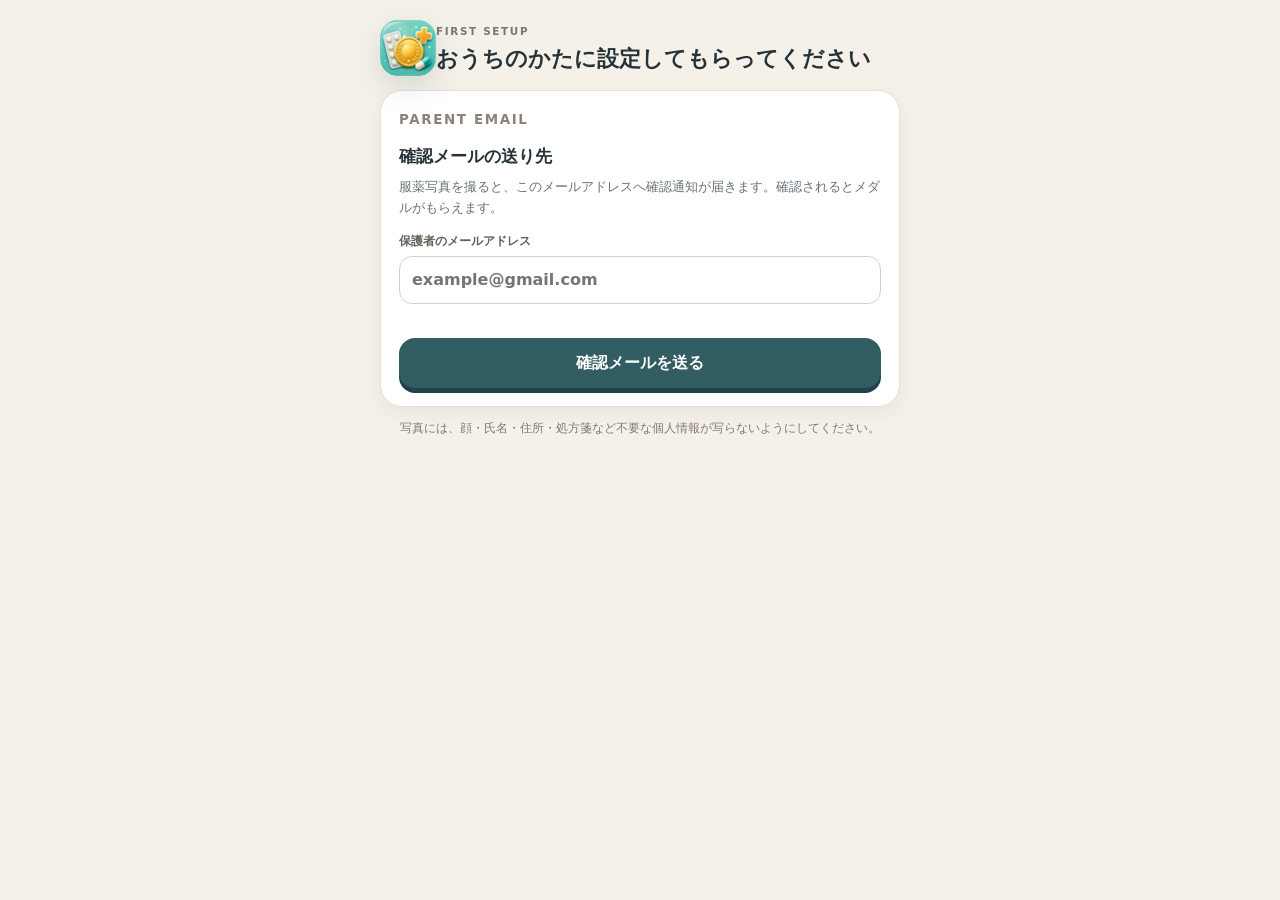
<file: index.html>
<!DOCTYPE html>
<html lang="ja">
<head>
  <meta charset="UTF-8">
  <meta name="viewport" content="width=device-width, initial-scale=1.0, viewport-fit=cover">
  <meta http-equiv="Cache-Control" content="no-cache, no-store, must-revalidate">
  <meta http-equiv="Pragma" content="no-cache">
  <meta http-equiv="Expires" content="0">
  <meta name="theme-color" content="#f5f1e9">
  <meta name="description" content="服薬を写真で記録してメダルをため、保護者が選んだ曜日にミニゲームを楽しむ服薬サポートアプリ。">
  <meta name="apple-mobile-web-app-capable" content="yes">
  <meta name="apple-mobile-web-app-status-bar-style" content="default">
  <meta name="apple-mobile-web-app-title" content="おくすりメダル＋">
  <title>おくすりメダル＋</title>
  <link rel="manifest" href="manifest.webmanifest?v=1.12.1">
  <link rel="icon" type="image/png" sizes="32x32" href="assets/brand/favicon-32.png">
  <link rel="apple-touch-icon" href="assets/brand/apple-touch-icon.png">
  <link rel="stylesheet" href="styles.css?v=1.12.1">
</head>
<body>
  <div id="network-banner" class="network-banner" hidden>オフラインです。服薬記録の送信には通信が必要です。</div>

  <div id="loading-view" class="view active-view loading-view" aria-live="polite">
    <img class="loading-app-icon" src="assets/brand/icon-64.png" alt="" width="64" height="64">
    <p class="eyebrow dark">OKUSURI MEDAL PLUS</p>
    <h2>おくすりメダル＋</h2>
    <p>じゅんびしています</p>
    <div class="spinner" aria-hidden="true"></div>
  </div>

  <div id="parent-onboarding-view" class="view settings-view parent-onboarding-view">
    <header class="simple-header onboarding-header">
      <img class="loading-app-icon" src="assets/brand/icon-64.png" alt="" width="64" height="64">
      <div><p class="eyebrow dark">FIRST SETUP</p><h1>おうちのかたに設定してもらってください</h1></div>
    </header>
    <main class="onboarding-shell">
      <section class="settings-card parent-email-card">
        <p class="section-kicker">PARENT EMAIL</p>
        <h2>確認メールの送り先</h2>
        <p>服薬写真を撮ると、このメールアドレスへ確認通知が届きます。確認されるとメダルがもらえます。</p>
        <label class="settings-label" for="onboarding-parent-email">保護者のメールアドレス</label>
        <input id="onboarding-parent-email" class="settings-text-input" type="email" inputmode="email" autocomplete="email" placeholder="example@gmail.com">
        <p id="onboarding-parent-error" class="settings-error" role="alert"></p>
        <button id="send-parent-verification" class="btn btn-arcade settings-save-btn" type="button">確認メールを送る</button>
      </section>
      <section id="parent-verification-wait" class="settings-card verification-wait-card" hidden>
        <div class="verification-icon" aria-hidden="true">✉</div>
        <h2>メールを確認してください</h2>
        <p id="parent-verification-wait-copy">保護者のスマホに届いたメールで「このメールアドレスを登録」を押してください。</p>
        <button id="check-parent-verification" class="btn btn-secondary settings-action-btn" type="button">確認できたかチェック</button>
        <button id="change-onboarding-email" class="text-link" type="button">メールアドレスを入力し直す</button>
      </section>
      <button id="onboarding-later" class="btn btn-secondary migration-later-btn" type="button" hidden>あとで設定する</button>
      <p class="privacy-note">写真には、顔・氏名・住所・処方箋など不要な個人情報が写らないようにしてください。</p>
    </main>
  </div>

  <div id="task-view" class="view home-view">
    <header class="home-header">
      <h1 class="sr-only">おくすりメダル＋</h1>
      <img class="brand-logo" src="assets/brand/logo.png" alt="おくすりメダル＋">
      <div class="home-meta-row">
        <p class="brand-tagline">記録して、メダルをためよう。</p>
        <p class="today-label" id="today-label"></p>
      </div>
    </header>

    <main class="home-main">
      <section id="migration-notice" class="migration-notice" hidden>
        <div>
          <p class="section-kicker">NEW</p>
          <h2>保護者確認機能が使えるようになりました</h2>
          <p>今までどおり使い続けられます。保護者メールを登録・確認すると、以後は写真をおうちの人が確認してからメダルがもらえる方式に切り替わります。</p>
        </div>
        <button id="migration-start-parent" class="btn btn-arcade" type="button">保護者メールを設定する</button>
        <button id="migration-later" class="text-link" type="button">あとで</button>
      </section>
      <section class="today-section" aria-labelledby="today-title">
        <div class="section-heading">
          <div>
            <p class="section-kicker">TODAY</p>
            <h2 id="today-title">きょうのおくすり</h2>
          </div>
          <div class="today-progress" id="today-progress">0回</div>
        </div>
        <p class="section-note" id="today-progress-note">のんだら、写真で記録しよう。</p>
        <div id="med-list-container" class="medicine-list"></div>
      </section>

      <section class="arcade-summary" aria-labelledby="arcade-summary-title">
        <div class="arcade-summary-head">
          <div>
            <p class="section-kicker">MEDAL ARCADE</p>
            <h2 id="arcade-summary-title">メダルと7日間の記録</h2>
          </div>
          <div class="wallet-pill" aria-label="メダル残高">
            <span class="medal-icon" aria-hidden="true">M</span>
            <b id="task-medal-count">0</b><small>まい</small>
          </div>
        </div>
        <div class="summary-status-row">
          <span class="access-badge" id="task-access-badge">LOCK</span>
          <p id="task-arcade-status" class="arcade-status"></p>
        </div>
        <div id="task-week-progress" class="mini-week" aria-label="直近7日間の服薬記録。星印はゲームの日"></div>
        <p class="mini-week-legend"><span>★</span> ゲームの日</p>
        <button class="btn btn-arcade" id="open-arcade-btn" type="button">ゲームを見る</button>
      </section>

      <div class="parent-tools">
        <button id="open-parent-settings" class="text-link" type="button">おうちのかた用設定</button>
      </div>
    </main>
  </div>

  <div id="nfc-setup-view" class="view settings-view">
    <header class="simple-header">
      <button class="round-back light" data-view="task-view" type="button" aria-label="もどる">‹</button>
      <div><p class="eyebrow dark">OKUSURI MEDAL PLUS</p><h1>おうちのかた用設定</h1></div>
    </header>
    <section class="settings-card app-info-card" aria-label="アプリ情報">
      <img src="assets/brand/icon-64.png" alt="" width="64" height="64">
      <div><strong>おくすりメダル＋</strong><small>Version 1.12.1</small></div>
    </section>
    <section class="settings-card parent-email-card">
      <div class="settings-heading-row">
        <div><p class="section-kicker">PARENT EMAIL</p><h2>服薬写真の確認先</h2></div>
        <span class="settings-lock-badge">PIN保護</span>
      </div>
      <p>服薬写真を撮ると、登録した保護者のメールへ確認通知が届きます。</p>
      <div id="parent-email-status" class="settings-summary"><span>登録状態</span><strong>確認中...</strong></div>
      <p id="approval-mode-summary" class="settings-help approval-mode-summary"></p>
      <label class="settings-label" for="settings-parent-email">メールアドレスを登録・変更</label>
      <input id="settings-parent-email" class="settings-text-input" type="email" inputmode="email" autocomplete="email" placeholder="example@gmail.com">
      <p id="settings-parent-email-error" class="settings-error" role="alert"></p>
      <button id="settings-send-parent-verification" class="btn btn-secondary settings-action-btn" type="button">確認メールを送る</button>
      <p class="settings-help">変更時も、新しいメールアドレスに届く確認メールを開くまで、現在の登録先はそのまま使われます。</p>
    </section>
    <section class="settings-card">
      <div class="settings-heading-row">
        <div><p class="section-kicker">GAME DAY</p><h2>ゲームの日</h2></div>
        <span class="settings-lock-badge">PIN保護</span>
      </div>
      <p>ゲームをできる曜日を選んでください。複数の曜日を選べます。</p>
      <fieldset class="weekday-fieldset">
        <legend class="settings-label">ゲームができる曜日（複数選択可）</legend>
        <div class="weekday-check-grid" id="game-day-checkboxes">
          <label class="weekday-check"><input type="checkbox" value="1"><span>月</span></label>
          <label class="weekday-check"><input type="checkbox" value="2"><span>火</span></label>
          <label class="weekday-check"><input type="checkbox" value="3"><span>水</span></label>
          <label class="weekday-check"><input type="checkbox" value="4"><span>木</span></label>
          <label class="weekday-check"><input type="checkbox" value="5"><span>金</span></label>
          <label class="weekday-check"><input type="checkbox" value="6"><span>土</span></label>
          <label class="weekday-check"><input type="checkbox" value="0"><span>日</span></label>
        </div>
      </fieldset>
      <div class="settings-summary"><span>現在の設定</span><strong id="current-game-days">日</strong></div>
      <p class="settings-help" id="game-day-help">メダルは月曜日から日曜日までためられ、毎週月曜日の0:00に0枚へ戻ります。</p>
      <p class="settings-error" id="game-day-error" aria-live="polite"></p>
      <button class="btn btn-arcade settings-save-btn" id="save-game-day" type="button">ゲームの日を保存</button>
    </section>
    <section class="settings-card correction-card">
      <div class="settings-heading-row">
        <div><p class="section-kicker">TODAY'S RECORD</p><h2>今日の服薬記録を修正</h2></div>
        <span class="settings-lock-badge">PIN保護</span>
      </div>
      <p>間違えて記録した場合だけ、ここから今日の記録を1回ずつ取り消せます。</p>
      <div id="today-correction-list" class="correction-list" aria-live="polite"></div>
      <div class="correction-warning">
        <strong>写真について</strong>
        <p>ここで取り消すのは、この端末の記録回数・週間記録・未使用メダルです。Google Driveへ送信済みの写真やスプレッドシートの行は自動削除されません。必要な場合は保護者がGoogle Drive／スプレッドシート側で確認・削除してください。</p>
      </div>
    </section>
    <section class="settings-card">
      <h2>保護者PIN</h2>
      <p>この設定画面は4桁のPINで保護されています。子どもがゲームの日を変更できないようにします。</p>
      <button class="btn btn-secondary settings-action-btn" id="change-parent-pin" type="button">PINを変更</button>
      <p class="settings-help">PINはこの端末内だけに保存されます。</p>
    </section>
    <section class="settings-card">
      <h2>NFCタグ URL</h2>
      <p>薬ごとのURLをNFCタグへ登録します。</p>
      <div id="nfc-url-container"></div>
    </section>
  </div>

  <div id="camera-view" class="view camera-view">
    <header class="simple-header">
      <button class="round-back light" data-view="task-view" type="button" aria-label="もどる">‹</button>
      <div><p class="eyebrow dark">MEDICINE RECORD</p><h1>服薬を記録</h1></div>
    </header>
    <main class="camera-shell">
      <section class="target-med-card">
        <span>記録するおくすり</span>
        <h2 id="target-med-title">お薬の名前</h2>
      </section>
      <div class="camera-steps" aria-label="記録の手順">
        <div class="camera-step"><b>1</b><span>おくすりを飲む</span></div>
        <div class="camera-step"><b>2</b><span>空になった袋・シートを撮る</span></div>
      </div>
      <p class="camera-copy">空になった包装がわかるように撮影してください。顔を写す必要はありません。</p>
      <label class="btn btn-camera camera-label">
        <span class="camera-button-icon" aria-hidden="true">●</span>
        写真を撮って記録する
        <input type="file" accept="image/*" capture="environment" id="camera-input" hidden>
      </label>
      <button class="text-link" data-view="task-view" type="button">キャンセル</button>
    </main>
  </div>

  <div id="sending-view" class="view loading-view" aria-live="polite">
    <div class="loading-mark sending" aria-hidden="true">✓</div>
    <h2 class="success-title">記録を送っています</h2>
    <p>このまま少しお待ちください。</p>
    <div class="spinner" aria-hidden="true"></div>
  </div>

  <div id="approval-pending-view" class="view complete-view">
    <section class="complete-card pending-card">
      <div class="pending-mail-icon" aria-hidden="true">✉</div>
      <p class="eyebrow dark">WAITING FOR PARENT</p>
      <h1>おうちの人に確認をお願いしました</h1>
      <p class="complete-message">写真は送信されました。同じ週の日曜日までに確認されると、メダルが1枚もらえます。月曜日になるとメダルは0枚から始まります。</p>
      <div class="pending-status-box"><span>現在の状態</span><strong id="approval-pending-status">確認待ち</strong></div>
      <button class="btn btn-arcade" id="check-approval-btn" type="button">確認状況をチェック</button>
      <button class="btn btn-secondary" id="pending-back-btn" type="button">今日のおくすりへ戻る</button>
    </section>
  </div>

  <div id="complete-view" class="view complete-view">
    <section class="complete-card">
      <div class="complete-check" aria-hidden="true">✓</div>
      <p class="eyebrow dark">RECORD COMPLETE</p>
      <h1>記録できました</h1>
      <p class="complete-message" id="complete-message">今日のおくすりを記録しました。</p>
      <div class="reward-row" id="complete-reward-row">
        <div class="reward-medal"><span>M</span><b>+1</b></div>
        <div class="reward-copy"><small>GET</small><strong>メダルを1枚ためたよ</strong></div>
      </div>
      <div id="complete-week-progress" class="mini-week light"></div>
      <p id="complete-arcade-status" class="arcade-status"></p>
      <button class="btn btn-arcade" id="complete-arcade-btn" type="button" hidden>アーケードへ</button>
      <button class="btn btn-secondary" id="complete-back-btn" type="button">今日のおくすりへ戻る</button>
    </section>
  </div>

  <div id="arcade-view" class="view arcade-page">
    <header class="arcade-header">
      <button class="round-back" data-view="task-view" type="button" aria-label="もどる">‹</button>
      <div>
        <p class="eyebrow">OKUSURI MEDAL PLUS</p>
        <h1>メダルアーケード</h1>
      </div>
      <div class="wallet-dark" aria-label="メダル残高"><span class="medal-icon">M</span><b id="arcade-medal-count">0</b></div>
    </header>

    <section class="arcade-access-card">
      <div class="arcade-access-head">
        <strong id="arcade-access-title">ゲームの日までの記録</strong>
        <span class="access-badge dark" id="arcade-access-badge">LOCK</span>
      </div>
      <div id="arcade-week-progress" class="mini-week"></div>
      <p id="arcade-access-status"></p>
    </section>

    <div id="game-grid" class="game-groups" aria-live="polite"></div>
    <p class="arcade-note" id="arcade-note">メダルは月曜日から日曜日までためられ、毎週月曜日の0:00に0枚へ戻ります。ゲームの日は、おうちのかたが設定できます。</p>
  </div>

  <div id="arcade-game-view" class="view game-frame-page">
    <header class="game-frame-header">
      <button class="round-back" id="close-game-btn" type="button" aria-label="ゲーム一覧にもどる">‹</button>
      <div class="game-frame-title-wrap">
        <small>おくすりメダル＋ / MEDAL ARCADE</small>
        <strong id="game-frame-title">ゲーム</strong>
      </div>
      <div class="wallet-dark compact"><span class="medal-icon">M</span><b id="game-frame-medal-count">0</b></div>
    </header>
    <iframe id="game-frame" title="ミニゲーム" src="about:blank" allow="autoplay" loading="eager"></iframe>
  </div>

  <div id="error-view" class="view error-view">
    <div class="error-card">
      <div class="error-symbol" aria-hidden="true">!</div>
      <h2>つながりませんでした</h2>
      <p>通信環境を確認して、もう一度お試しください。</p>
      <div id="error-details" class="error-details"></div>
      <button class="btn btn-secondary" id="error-retry-btn" type="button">もう一度試す</button>
    </div>
  </div>


  <div id="parent-pin-modal" class="pin-modal" hidden>
    <div class="pin-backdrop" data-pin-cancel></div>
    <section class="pin-sheet" role="dialog" aria-modal="true" aria-labelledby="pin-modal-title">
      <button class="pin-close" type="button" data-pin-cancel aria-label="閉じる">×</button>
      <p class="section-kicker">PARENT ONLY</p>
      <h2 id="pin-modal-title">おうちのかた用PIN</h2>
      <p id="pin-modal-copy" class="pin-copy"></p>
      <form id="pin-form" novalidate>
        <label class="settings-label" for="pin-input">4桁のPIN</label>
        <input id="pin-input" class="pin-input" type="password" inputmode="numeric" pattern="[0-9]*" maxlength="4" autocomplete="off" aria-describedby="pin-error">
        <div id="pin-confirm-wrap" hidden>
          <label class="settings-label" for="pin-confirm-input">もう一度入力</label>
          <input id="pin-confirm-input" class="pin-input" type="password" inputmode="numeric" pattern="[0-9]*" maxlength="4" autocomplete="off">
        </div>
        <p id="pin-error" class="pin-error" role="alert"></p>
        <button class="btn btn-arcade pin-submit" id="pin-submit" type="submit">確認</button>
      </form>
    </section>
  </div>

  <div id="toast" class="toast" role="status" aria-live="polite" hidden></div>

  <script src="games/manifest.js"></script>
  <script src="app.js?v=1.12.1"></script>
</body>
</html>
</file>
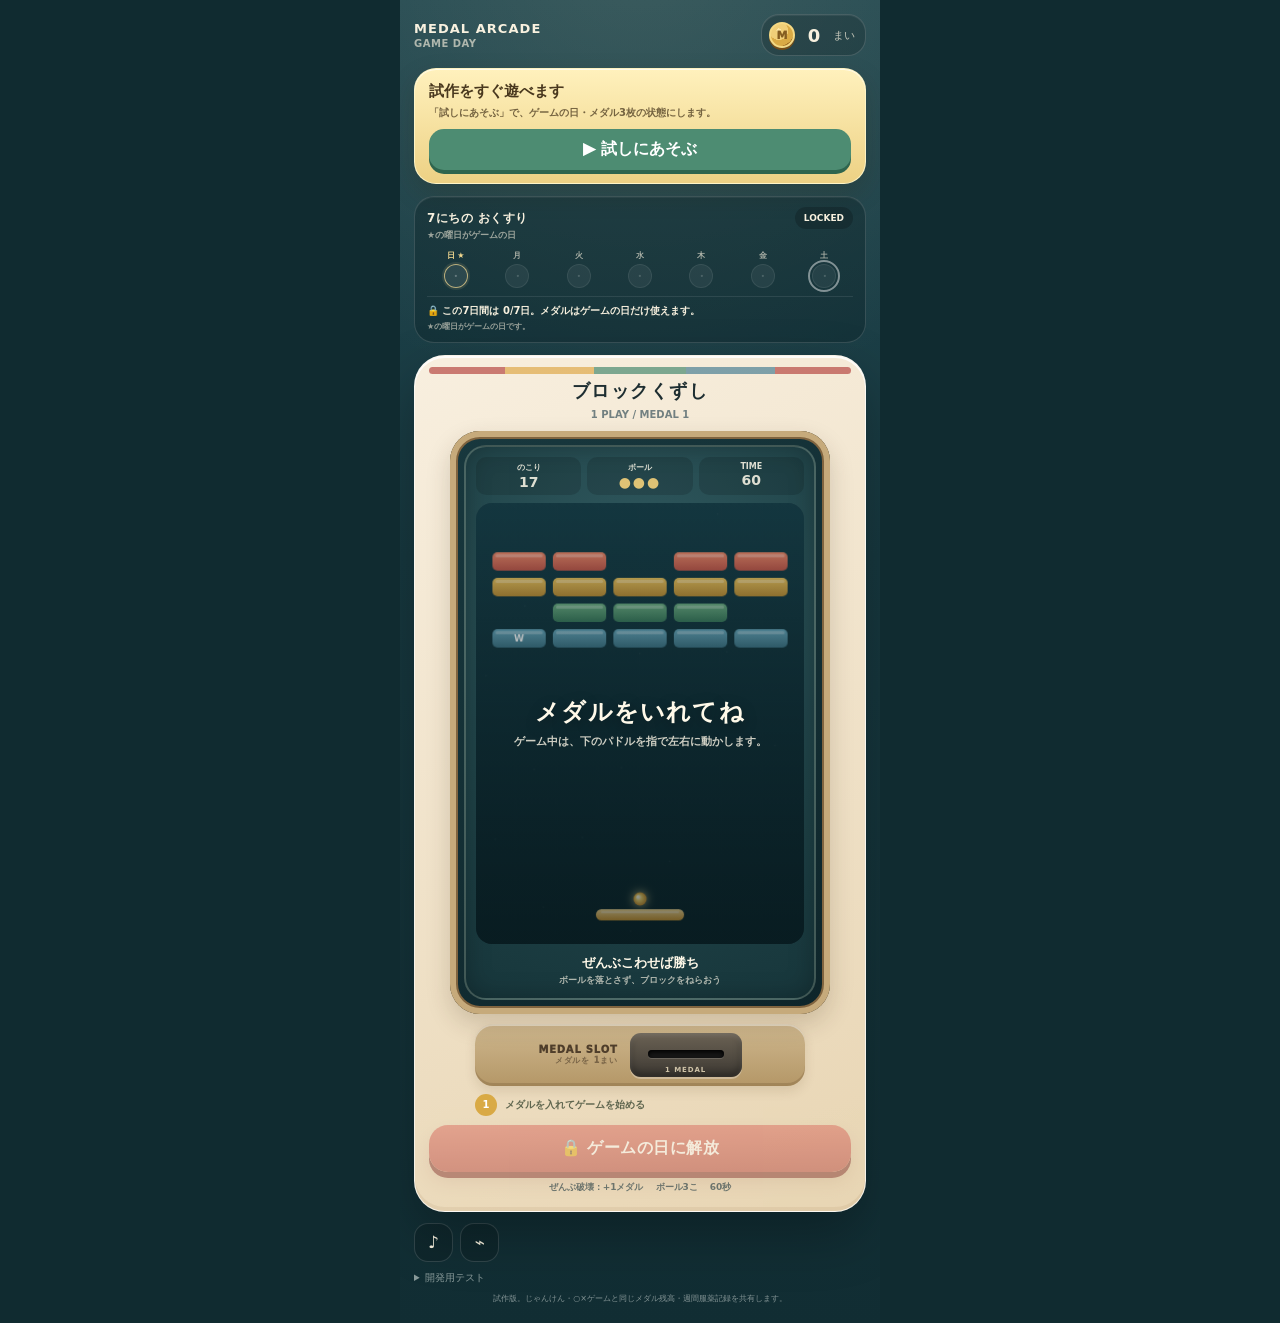
<file: games/block-break/index.html>
<!doctype html>
<html lang="ja">
<head>
<meta charset="utf-8">
<meta name="viewport" content="width=device-width,initial-scale=1,viewport-fit=cover,user-scalable=no">
<meta name="theme-color" content="#18343a">
<title>ブロックくずしアーケード v0.1</title>
<script>if(new URLSearchParams(location.search).get('embed')==='1')document.documentElement.classList.add('embed');</script>
<style>
:root{--gold:#d9aa45;--gold2:#f0cf78;--red:#c95c52;--green:#4d8c72;--blue:#4f8295;--ink:#1e2e31;--shadow:0 22px 55px rgba(0,0,0,.28)}
*{box-sizing:border-box;-webkit-tap-highlight-color:transparent}
html,body{margin:0;width:100%;min-height:100%;background:#102b30;color:var(--ink);font-family:ui-rounded,"Hiragino Maru Gothic ProN","Yu Gothic",system-ui,sans-serif}
body{display:flex;justify-content:center;min-height:100dvh;overflow-x:hidden}
button{font:inherit;color:inherit}
#app{position:relative;width:min(100vw,480px);min-height:100dvh;padding:max(14px,env(safe-area-inset-top)) 14px max(18px,env(safe-area-inset-bottom));background:radial-gradient(circle at 50% -5%,rgba(255,244,197,.12),transparent 34%),linear-gradient(180deg,#214750 0%,#17383f 42%,#112d33 100%);overflow:hidden}
.topbar{display:flex;align-items:center;justify-content:space-between;gap:10px;margin-bottom:12px;color:#f8f1df}
.title{font-weight:900;letter-spacing:.08em;font-size:13px}.subtitle{display:block;font-weight:600;opacity:.64;font-size:10px;margin-top:2px;letter-spacing:.05em}
.wallet{display:flex;align-items:center;gap:8px;padding:7px 10px 7px 7px;border:1px solid rgba(255,255,255,.15);border-radius:18px;background:rgba(0,0,0,.16);box-shadow:inset 0 1px rgba(255,255,255,.06)}
.coinMini{width:26px;height:26px;border-radius:50%;display:grid;place-items:center;background:radial-gradient(circle at 35% 30%,#ffe9a7 0 10%,var(--gold2) 11% 44%,var(--gold) 45% 73%,#a57225 74% 100%);border:2px solid #f5d983;color:#845d20;font-size:11px;font-weight:1000;box-shadow:0 2px 0 #764d17}.wallet b{font-variant-numeric:tabular-nums;font-size:18px;min-width:22px;text-align:center}.wallet span{font-size:11px;opacity:.75}
.demoGuide{display:none;margin:0 0 12px;padding:13px 14px;border-radius:22px;background:linear-gradient(180deg,#fff1bd,#edd184);color:#49381e;box-shadow:0 10px 26px rgba(49,31,8,.18),inset 0 1px rgba(255,255,255,.7);border:1px solid rgba(255,245,200,.9)}.demoGuide.show{display:block}.demoGuide strong{display:block;font-size:15px;margin-bottom:4px}.demoGuide small{display:block;font-size:10px;line-height:1.5;font-weight:700;opacity:.75}.demoStart{margin-top:9px;width:100%;border:0;border-radius:15px;padding:10px 12px;background:#4d8c72;color:white;font-weight:1000;box-shadow:0 4px 0 #2f654e;cursor:pointer}
.weekCard{margin:0 0 12px;padding:10px 12px;border:1px solid rgba(255,255,255,.14);border-radius:20px;background:rgba(5,22,25,.28);color:#f8f1df;box-shadow:inset 0 1px rgba(255,255,255,.05)}
.weekHead{display:flex;align-items:flex-start;justify-content:space-between;gap:10px}.weekHead strong{font-size:12px;letter-spacing:.04em}.weekHead small{display:block;margin-top:2px;font-size:9px;opacity:.58;font-weight:700}.accessBadge{flex:0 0 auto;padding:6px 9px;border-radius:999px;background:rgba(0,0,0,.2);font-size:9px;font-weight:900}.accessBadge.open{background:rgba(77,140,114,.34);color:#dff7e9}.weekDays{display:grid;grid-template-columns:repeat(7,1fr);gap:4px;margin-top:8px}.dayCell{text-align:center;font-size:8px;font-weight:900;opacity:.65}.dayCell.gameDay{color:#f3d990;opacity:1}.gameDayMark{margin-left:2px;color:#f3d990;font-size:8px}.dayCell.gameDay .dayDot{border-color:rgba(243,217,144,.72);box-shadow:0 0 0 2px rgba(243,217,144,.10)}.dayDot{width:24px;height:24px;max-width:100%;border-radius:50%;margin:3px auto 0;display:grid;place-items:center;background:rgba(255,255,255,.09);border:1px solid rgba(255,255,255,.12);color:rgba(255,255,255,.28);font-size:11px}.dayCell.done{opacity:1}.dayCell.done .dayDot{background:radial-gradient(circle at 35% 30%,#ffe9a7 0 9%,#e0b252 10% 52%,#a97425 53% 100%);border-color:#efd27e;color:#75501c}.dayCell.today .dayDot{outline:2px solid rgba(255,255,255,.7);outline-offset:2px}.weekStatus{margin-top:8px;padding-top:7px;border-top:1px solid rgba(255,255,255,.09);font-size:10px;font-weight:800;line-height:1.45}.weekStatus small{display:block;opacity:.58;font-size:8px;margin-top:2px}
.machine{position:relative;background:linear-gradient(155deg,#f8efdf,#e8d5b3);border-radius:31px;padding:15px 14px 17px;box-shadow:var(--shadow),inset 0 2px rgba(255,255,255,.85),inset 0 -4px rgba(117,78,34,.08);border:1px solid rgba(255,255,255,.66);overflow:hidden}.machine:before{content:"";position:absolute;left:14px;right:14px;top:11px;height:7px;border-radius:99px;background:linear-gradient(90deg,#b84d47 0 18%,#dfaa4d 18% 39%,#4d8c72 39% 61%,#4f8295 61% 82%,#b84d47 82%);opacity:.72}.marquee{text-align:center;margin-top:8px;margin-bottom:9px}.marquee strong{display:block;font-size:18px;letter-spacing:.08em}.marquee small{font-size:10px;color:#728081;font-weight:700}
.screenShell{position:relative;margin:0 auto;width:min(96%,380px);border-radius:30px;background:linear-gradient(145deg,#18383e,#0e252a);box-shadow:inset 0 0 0 6px #c6aa7b,inset 0 0 0 8px #80643f,0 10px 24px rgba(55,37,15,.18);padding:14px;overflow:hidden}.screenShell.powerOn{animation:screenPower .58s ease}@keyframes screenPower{0%{filter:brightness(.55)}35%{filter:brightness(1.4)}65%{filter:brightness(.92)}100%{filter:brightness(1)}}
.gameScreen{position:relative;border-radius:22px;background:radial-gradient(circle at 50% 24%,#315a60 0,#21454a 48%,#17363b 100%);border:2px solid rgba(230,219,185,.2);padding:10px;color:#fff9e9;box-shadow:inset 0 0 24px rgba(0,0,0,.25)}
.hud{display:grid;grid-template-columns:1fr 1fr 1fr;gap:6px;margin-bottom:8px}.hudItem{text-align:center;padding:5px 4px;border-radius:10px;background:rgba(0,0,0,.16);font-size:8px;font-weight:800;opacity:.85}.hudItem b{display:block;font-size:14px;margin-top:1px;font-variant-numeric:tabular-nums}.hudItem .balls{letter-spacing:2px;color:#ffd77b}
.canvasWrap{position:relative;width:100%;aspect-ratio:320/430;border-radius:16px;overflow:hidden;background:linear-gradient(#142f37,#0d252b);box-shadow:inset 0 0 0 1px rgba(255,255,255,.08)}canvas{display:block;width:100%;height:100%;touch-action:none}
.overlay{position:absolute;inset:0;display:grid;place-items:center;text-align:center;padding:20px;background:linear-gradient(rgba(6,21,25,.18),rgba(6,21,25,.48));pointer-events:none;opacity:0;transition:.2s}.overlay.show{opacity:1}.overlay strong{font-size:24px;letter-spacing:.05em;text-shadow:0 4px 14px rgba(0,0,0,.35)}.overlay small{display:block;margin-top:6px;font-size:11px;line-height:1.5;opacity:.8;font-weight:700}.overlay .big{font-size:46px}
.gameHint{text-align:center;min-height:34px;display:grid;place-items:center;margin:8px 0 1px}.gameHint strong{font-size:13px}.gameHint small{display:block;font-size:9px;margin-top:2px;opacity:.66;font-weight:700}
.medalInsert{margin:10px auto 0;width:min(100%,330px);display:flex;align-items:center;justify-content:center;gap:12px;padding:9px 12px;border-radius:18px;background:linear-gradient(180deg,#cfb88f,#b49767);box-shadow:inset 0 2px rgba(255,255,255,.45),inset 0 -3px rgba(72,45,17,.18),0 5px 12px rgba(73,47,20,.12)}.medalInsert .label{text-align:right;color:#4f3e2b;font-weight:1000;font-size:10px;line-height:1.25;letter-spacing:.08em}.medalInsert .label small{display:block;font-size:8px;opacity:.62}.medalSlot{position:relative;width:112px;height:44px;border-radius:11px;background:linear-gradient(180deg,#6b6254,#3d3933);box-shadow:inset 0 2px 5px rgba(255,255,255,.13),inset 0 -4px 8px rgba(0,0,0,.35),0 2px 0 rgba(255,255,255,.3);overflow:hidden}.medalSlot:before{content:"";position:absolute;left:18px;right:18px;top:17px;height:8px;border-radius:99px;background:#161616;box-shadow:inset 0 2px 4px #000,0 1px rgba(255,255,255,.15)}.medalSlot:after{content:"1 MEDAL";position:absolute;left:0;right:0;bottom:3px;text-align:center;color:#cfc3a8;font-size:7px;font-weight:900;letter-spacing:.13em}.medalSlot.flash{animation:slotFlash .52s ease}@keyframes slotFlash{35%{box-shadow:0 0 0 3px rgba(255,216,119,.6),0 0 28px rgba(255,198,70,.85),inset 0 0 15px rgba(255,225,134,.5)}}
.controls{margin-top:9px;display:grid;gap:8px}.playBtn{width:100%;border:0;border-radius:19px;padding:13px 15px;background:linear-gradient(180deg,#d86459,#b7443f);box-shadow:0 6px 0 #812e2b,0 10px 18px rgba(110,40,35,.19);color:white;font-weight:1000;letter-spacing:.03em;cursor:pointer}.playBtn:active:not(:disabled){transform:translateY(4px);box-shadow:0 2px 0 #812e2b}.playBtn:disabled{opacity:.48;cursor:default}.cost{opacity:.78;font-size:10px;margin-left:4px}.startSteps{margin:8px auto 0;width:min(100%,330px);display:flex;align-items:center;gap:8px;color:#5f664f;font-size:10px;font-weight:800}.startSteps b{width:22px;height:22px;border-radius:50%;display:grid;place-items:center;background:#d9aa45;color:white;flex:0 0 auto}
.rules{display:flex;justify-content:center;gap:12px;flex-wrap:wrap;margin-top:9px;color:#6c766f;font-size:9px;font-weight:800}.utility{margin-top:11px;display:flex;align-items:center;justify-content:space-between;gap:8px;color:#e6eee9}.toggles{display:flex;gap:7px}.iconBtn{width:39px;height:39px;border:1px solid rgba(255,255,255,.14);border-radius:14px;background:rgba(0,0,0,.14);color:#f7f1df;font-size:17px}.iconBtn[aria-pressed="false"]{opacity:.42}.devTools{margin-top:9px;color:#d8e2dd;font-size:10px}.devTools summary{cursor:pointer;opacity:.6}.testBtn{border:1px solid rgba(255,255,255,.14);border-radius:13px;background:rgba(0,0,0,.12);color:#e6eee9;padding:8px 10px;font-size:9px;font-weight:800;cursor:pointer}.note{margin:8px 5px 0;text-align:center;color:rgba(235,242,237,.52);font-size:8px;line-height:1.5}
.flyMedal{position:fixed;z-index:999;width:42px;height:42px;border-radius:50%;display:grid;place-items:center;background:radial-gradient(circle at 35% 30%,#fff0b4 0 10%,#f1d078 11% 44%,#d5a33d 45% 74%,#98601b 75% 100%);border:3px solid #f7da87;color:#7c5319;font-size:13px;font-weight:1000;box-shadow:0 7px 15px rgba(61,37,9,.32);pointer-events:none;opacity:0}.coinReward{position:absolute;left:50%;top:48%;z-index:60;width:60px;height:60px;border-radius:50%;display:grid;place-items:center;background:radial-gradient(circle at 34% 28%,#fff0b3 0 10%,#efcb70 11% 45%,#d6a643 46% 76%,#98631e 77% 100%);border:4px solid #f7db88;color:#7d541b;font-weight:1000;opacity:0;transform:translate(-50%,-50%) scale(.4);pointer-events:none;box-shadow:0 10px 24px rgba(77,46,11,.28)}.coinReward.go{animation:coinReward 1.1s cubic-bezier(.17,.78,.25,1) forwards}@keyframes coinReward{20%{opacity:1;transform:translate(-50%,-65%) scale(1.15) rotate(8deg)}68%{opacity:1;transform:translate(-50%,-92%) scale(1)}100%{opacity:0;transform:translate(-50%,-130%) scale(.75)}}
@media(max-width:360px){.screenShell{padding:11px}.gameScreen{padding:8px}.weekCard{padding:9px}.hudItem b{font-size:12px}}
@media(prefers-reduced-motion:reduce){*,*:before,*:after{animation-duration:.01ms!important;animation-iteration-count:1!important}}
</style>
<style id="arcade-embed-style">
html.embed,html.embed body{background:#173740!important;min-height:100%!important}
html.embed body{display:block!important;overflow:auto!important}
html.embed #app{width:100%!important;min-height:100vh!important;padding:8px!important;background:transparent!important}
html.embed .topbar,
html.embed .weekCard,
html.embed .utility,
html.embed .note,
html.embed .noteText,
html.embed .devTools,
html.embed details.devTools,
html.embed .demoGuide,
html.embed .startOverlay{display:none!important}
html.embed .machine{margin:0 auto!important;max-width:470px!important;box-shadow:none!important}
html.embed .screenShell{max-width:100%!important}
html.embed .gameScreen{max-height:none!important}
</style>
</head>
<body>
<div id="app">
  <header class="topbar"><div class="title">MEDAL ARCADE<span class="subtitle">GAME DAY</span></div><div class="wallet"><div class="coinMini">M</div><b id="medalCount">0</b><span>まい</span></div></header>
  <section class="demoGuide" id="demoGuide"><strong>試作をすぐ遊べます</strong><small>「試しにあそぶ」で、ゲームの日・メダル3枚の状態にします。</small><button class="demoStart" id="demoStartBtn">▶ 試しにあそぶ</button></section>
  <section class="weekCard"><div class="weekHead"><div><strong>7にちの おくすり</strong><small>★の曜日がゲームの日</small></div><span class="accessBadge" id="accessBadge">LOCKED</span></div><div class="weekDays" id="weekDays"></div><div class="weekStatus" id="weekStatus"></div></section>
  <main class="machine" id="machine">
    <div class="marquee"><strong>ブロックくずし</strong><small>1 PLAY / MEDAL 1</small></div>
    <section class="screenShell" id="screenShell"><div class="gameScreen">
      <div class="hud"><div class="hudItem">のこり<b id="brickCount">20</b></div><div class="hudItem">ボール<b class="balls" id="lifeCount">●●●</b></div><div class="hudItem">TIME<b id="timeCount">60</b></div></div>
      <div class="canvasWrap" id="canvasWrap"><canvas id="game" width="320" height="430" aria-label="ブロックくずしゲーム"></canvas><div class="overlay show" id="overlay"><div><strong>メダルをいれてね</strong><small>ゲーム中は、下のパドルを指で左右に動かします。</small></div></div></div>
      <div class="gameHint" id="gameHint"><div><strong>ぜんぶこわせば勝ち</strong><small>ボールを落とさず、ブロックをねらおう</small></div></div>
    </div></section>
    <div class="medalInsert"><div class="label">MEDAL SLOT<small>メダルを 1まい</small></div><div class="medalSlot" id="medalSlot"></div></div>
    <div class="startSteps" id="startSteps"><b>1</b><span>メダルを入れてゲームを始める</span></div>
    <div class="controls"><button class="playBtn" id="playBtn">🪙 メダルを入れてスタート <span class="cost">-1</span></button></div>
    <div class="rules"><span>ぜんぶ破壊：+1メダル</span><span>ボール3こ</span><span>60秒</span></div>
    <div class="coinReward" id="coinReward">+1</div>
  </main>
  <div class="utility"><div class="toggles"><button class="iconBtn" id="soundBtn" aria-label="音のオン・オフ" aria-pressed="true">♪</button><button class="iconBtn" id="vibeBtn" aria-label="振動のオン・オフ" aria-pressed="true">⌁</button></div></div>
  <details class="devTools"><summary>開発用テスト</summary><div class="utility"><button class="testBtn" id="testMedalBtn">今日の服薬完了 +1</button></div><div class="utility"><button class="testBtn" id="testWeekBtn">7日達成</button><button class="testBtn" id="testSundayBtn">ゲームの日として確認</button></div></details>
  <p class="note">試作版。じゃんけん・○×ゲームと同じメダル残高・週間服薬記録を共有します。</p><div class="flyMedal" id="flyMedal">M</div>
</div>
<script>
(()=>{
'use strict';
const STORE='medicine-medal-arcade-wallet-v2',LEGACY_STORE='medicine-medal-arcade-wallet-v1',SETTINGS='medicine-medal-arcade-settings-v1',ADHERENCE='medicine-medal-weekly-adherence-v1',DEBUG='medicine-medal-arcade-debug-v1',TZ='Asia/Tokyo';
const PARENT_SETTINGS='medicine-medal-parent-settings-v1';
const W=320,H=430,ROUND_SEC=60;
const $=id=>document.getElementById(id);
const canvas=$('game'),ctx=canvas.getContext('2d');
const medalCount=$('medalCount'),playBtn=$('playBtn'),demoGuide=$('demoGuide'),demoStartBtn=$('demoStartBtn'),weekDays=$('weekDays'),weekStatus=$('weekStatus'),accessBadge=$('accessBadge'),medalSlot=$('medalSlot'),flyMedal=$('flyMedal'),screenShell=$('screenShell'),overlay=$('overlay'),brickCount=$('brickCount'),lifeCount=$('lifeCount'),timeCount=$('timeCount'),gameHint=$('gameHint'),coinReward=$('coinReward'),soundBtn=$('soundBtn'),vibeBtn=$('vibeBtn');
let wallet=loadWallet(),settings=loadJson(SETTINGS,{sound:true,vibe:true}),adherence=loadJson(ADHERENCE,{doneDates:{}}),debug=loadJson(DEBUG,{sunday:false});if(!adherence.doneDates)adherence.doneDates={};
let state='idle',audio=null,raf=0,last=0,roundEnd=0,lives=3,bricks=[],powerUps=[],particles=[],wideUntil=0,launchAt=0,shake=0;
let paddle={x:W/2-43,y:H-34,w:86,h:11,targetX:W/2};
let ball={x:W/2,y:H-53,r:6.5,vx:145,vy:-230,stuck:true};
initEvents();resetScene();renderAll();renderSettings();requestAnimationFrame(loop);

function initEvents(){
  playBtn.addEventListener('click',startPlay);demoStartBtn.addEventListener('click',enableDemo);
  soundBtn.addEventListener('click',()=>{settings.sound=!settings.sound;saveSettings();renderSettings();if(settings.sound)tone(520,.05,.025)});vibeBtn.addEventListener('click',()=>{settings.vibe=!settings.vibe;saveSettings();renderSettings();vibrate(8)});
  $('testMedalBtn').addEventListener('click',markMedicationDone);$('testWeekBtn').addEventListener('click',()=>{weekKeys().forEach(k=>adherence.doneDates[k]=true);saveAdherence();renderAll();tone(660,.06,.025);setTimeout(()=>tone(880,.08,.02),75)});$('testSundayBtn').addEventListener('click',()=>{debug.sunday=!debug.sunday;localStorage.setItem(DEBUG,JSON.stringify(debug));renderAll()});
  const move=e=>{const r=canvas.getBoundingClientRect(),x=(e.clientX-r.left)/r.width*W;paddle.targetX=clamp(x,24,W-24);if(state==='ready'&&ball.stuck){paddle.x=clamp(paddle.targetX-paddle.w/2,5,W-paddle.w-5);attachBall();}};
  canvas.addEventListener('pointerdown',e=>{canvas.setPointerCapture?.(e.pointerId);move(e)});canvas.addEventListener('pointermove',e=>{if(e.buttons||state==='playing'||state==='ready')move(e)});
}
function enableDemo(){debug.sunday=true;localStorage.setItem(DEBUG,JSON.stringify(debug));weekKeys().forEach(k=>adherence.doneDates[k]=true);saveAdherence();if(wallet<3){wallet=3;saveWallet()}renderAll();overlay.className='overlay show';overlay.innerHTML='<div><strong>じゅんびOK！</strong><small>下の「メダルを入れてスタート」を押してください。</small></div>';tone(523,.06,.025);setTimeout(()=>tone(659,.07,.025),80);setTimeout(()=>medalSlot.scrollIntoView({behavior:'smooth',block:'center'}),70)}
function startPlay(){if(['inserting','ready','playing'].includes(state))return;if(!isUnlocked()){showOverlay('まだ解放されていません',isGameDay()?'今日はゲームの日です':'メダルはゲームの日に使えます');tone(220,.08,.015);vibrate(10);return}if(wallet<1){showOverlay('メダルがありません','服薬できた日に1枚ずつ貯まります');tone(220,.08,.015);return}state='inserting';playBtn.disabled=true;showOverlay('メダル投入中','チャリン…');$('startSteps').innerHTML='<b>2</b><span>メダルが入ったら、パドルを左右に動かす</span>';animateMedalInsert()}
function animateMedalInsert(){const from=document.querySelector('.coinMini').getBoundingClientRect(),to=medalSlot.getBoundingClientRect(),sx=from.left+from.width/2-21,sy=from.top+from.height/2-21,ex=to.left+to.width/2-21,ey=to.top+14-21,dx=ex-sx,dy=ey-sy;flyMedal.style.left=sx+'px';flyMedal.style.top=sy+'px';flyMedal.style.opacity='1';const anim=flyMedal.animate([{transform:'translate(0,0) rotateY(0deg) scale(.76)',opacity:1},{transform:`translate(${dx*.45}px,${dy*.30-42}px) rotateY(420deg) rotateZ(16deg) scale(1.04)`,opacity:1,offset:.46},{transform:`translate(${dx}px,${dy}px) rotateY(810deg) scale(.78)`,opacity:1,offset:.84},{transform:`translate(${dx}px,${dy+12}px) rotateY(900deg) scale(.18,.75)`,opacity:0}],{duration:760,easing:'cubic-bezier(.22,.8,.28,1)',fill:'forwards'});tone(720,.025,.018,'triangle');setTimeout(()=>tone(890,.025,.015,'triangle'),180);setTimeout(()=>{wallet--;saveWallet();renderAll();medalSlot.classList.remove('flash');void medalSlot.offsetWidth;medalSlot.classList.add('flash');tone(1040,.035,.026,'triangle');setTimeout(()=>tone(640,.07,.025,'square'),45);vibrate([8,28,10])},625);anim.onfinish=()=>{flyMedal.style.opacity='0';flyMedal.getAnimations().forEach(a=>a.cancel());setTimeout(beginRound,120)}}
function beginRound(){state='ready';lives=3;wideUntil=0;powerUps=[];particles=[];paddle.w=86;paddle.x=W/2-paddle.w/2;paddle.targetX=W/2;makeBricks();resetBall();screenShell.classList.remove('powerOn');void screenShell.offsetWidth;screenShell.classList.add('powerOn');roundEnd=performance.now()+ROUND_SEC*1000;launchAt=performance.now()+1100;showOverlay('パドルを左右に！','ボールは自動でスタートします');$('startSteps').innerHTML='<b>2</b><span>画面を指で左右に動かして、パドルを操作</span>';tone(392,.05,.02);setTimeout(()=>tone(523,.06,.022),70);renderAll()}
function resetScene(){makeBricks();resetBall();}
function makeBricks(){bricks=[];const patterns=[
  [[1,1,1,1,1],[1,1,1,1,1],[1,1,1,1,1],[0,1,1,1,0]],
  [[1,1,1,1,1],[0,1,1,1,0],[1,1,1,1,1],[1,0,1,0,1]],
  [[0,1,1,1,0],[1,1,1,1,1],[1,1,1,1,1],[0,1,1,1,0]],
  [[1,1,0,1,1],[1,1,1,1,1],[0,1,1,1,0],[1,1,1,1,1]]
];const pat=patterns[Math.floor(Math.random()*patterns.length)],cols=5,bw=52,bh=18,gap=7,left=(W-(cols*bw+(cols-1)*gap))/2,top=48;let eligible=[];pat.forEach((row,r)=>row.forEach((on,c)=>{if(!on)return;const b={x:left+c*(bw+gap),y:top+r*(bh+gap),w:bw,h:bh,row:r,alive:true,power:false};bricks.push(b);eligible.push(b)}));if(eligible.length){eligible[Math.floor(Math.random()*eligible.length)].power=true}updateHud()}
function resetBall(){ball.x=paddle.x+paddle.w/2;ball.y=paddle.y-10;ball.vx=(Math.random()<.5?-1:1)*(125+Math.random()*45);ball.vy=-235;ball.stuck=true}
function attachBall(){ball.x=paddle.x+paddle.w/2;ball.y=paddle.y-ball.r-2}
function launchBall(){if(!ball.stuck)return;ball.stuck=false;state='playing';overlay.className='overlay';tone(600,.04,.022,'square');vibrate(5)}
function loop(t){const dt=Math.min(.033,(t-last||16.7)/1000);last=t;if(state==='ready'||state==='playing')update(dt,t);draw(t);raf=requestAnimationFrame(loop)}
function update(dt,t){paddle.w=t<wideUntil?118:86;paddle.x=lerp(paddle.x,clamp(paddle.targetX-paddle.w/2,5,W-paddle.w-5),Math.min(1,dt*16));if(ball.stuck){attachBall();if(t>=launchAt)launchBall()}else{stepBall(dt)}updatePowerUps(dt,t);updateParticles(dt);if(t>=roundEnd&&['ready','playing'].includes(state))finish(false,'じかんぎれ');updateHud();if(shake>0)shake=Math.max(0,shake-dt)}
function stepBall(dt){const steps=2;for(let s=0;s<steps;s++){const d=dt/steps;ball.x+=ball.vx*d;ball.y+=ball.vy*d;if(ball.x-ball.r<0){ball.x=ball.r;ball.vx=Math.abs(ball.vx);wallSound()}if(ball.x+ball.r>W){ball.x=W-ball.r;ball.vx=-Math.abs(ball.vx);wallSound()}if(ball.y-ball.r<0){ball.y=ball.r;ball.vy=Math.abs(ball.vy);wallSound()}
    if(ball.vy>0&&circleRect(ball,paddle)){ball.y=paddle.y-ball.r-1;const rel=clamp((ball.x-(paddle.x+paddle.w/2))/(paddle.w/2),-1,1),speed=clamp(Math.hypot(ball.vx,ball.vy)*1.018,245,330),vx=rel*speed*.83;ball.vx=vx;ball.vy=-Math.sqrt(Math.max(80,speed*speed-vx*vx));tone(520+Math.abs(rel)*120,.035,.018,'square');vibrate(3)}
    for(const b of bricks){if(!b.alive||!circleRect(ball,b))continue;b.alive=false;const cx=ball.x,cy=ball.y,prevX=cx-ball.vx*d,prevY=cy-ball.vy*d;if(prevY+ball.r<=b.y||prevY-ball.r>=b.y+b.h)ball.vy*=-1;else ball.vx*=-1;spawnBurst(b.x+b.w/2,b.y+b.h/2,b.row);if(b.power)spawnPower(b.x+b.w/2,b.y+b.h/2);tone(700+b.row*75,.035,.025,'square');vibrate(4);const speed=Math.min(340,Math.hypot(ball.vx,ball.vy)*1.006),ang=Math.atan2(ball.vy,ball.vx);ball.vx=Math.cos(ang)*speed;ball.vy=Math.sin(ang)*speed;updateHud();if(bricks.every(x=>!x.alive)){finish(true,'ぜんぶこわした！');return}break}
    if(ball.y-ball.r>H){loseBall();return}
  }}
function loseBall(){lives--;shake=.3;vibrate(15);tone(260,.08,.018,'sawtooth');if(lives<=0){finish(false,'ボールがなくなった');return}state='ready';resetBall();launchAt=performance.now()+950;showOverlay('もう1こ！',`のこりボール ${lives}`);setTimeout(()=>{if(state==='ready')overlay.className='overlay'},700);updateHud()}
function spawnPower(x,y){powerUps.push({x,y,w:22,h:12,vy:95,alive:true})}
function updatePowerUps(dt,t){for(const p of powerUps){if(!p.alive)continue;p.y+=p.vy*dt;if(rectHit(p,paddle)){p.alive=false;wideUntil=t+8000;tone(880,.06,.026,'triangle');setTimeout(()=>tone(1100,.08,.018,'triangle'),70);vibrate([5,25,8]);gameHint.innerHTML='<div><strong>WIDE!</strong><small>8秒だけパドルが広くなります</small></div>'}if(p.y>H+30)p.alive=false}}
function spawnBurst(x,y,row){for(let i=0;i<6;i++)particles.push({x,y,vx:(Math.random()-.5)*110,vy:(Math.random()-.7)*95,life:.45+Math.random()*.25,row})}
function updateParticles(dt){for(const p of particles){p.x+=p.vx*dt;p.y+=p.vy*dt;p.vy+=120*dt;p.life-=dt}particles=particles.filter(p=>p.life>0)}
function finish(win,reason){if(!['ready','playing'].includes(state))return;state='over';overlay.className='overlay show';if(win){overlay.innerHTML='<div><strong>クリア！</strong><small>メダルを1枚GET</small></div>';gameHint.innerHTML='<div><strong>かった！</strong><small>次のゲームの日にも使えるメダルが増えました</small></div>';tone(523,.07,.028);setTimeout(()=>tone(659,.08,.03),85);setTimeout(()=>tone(784,.13,.035),170);vibrate([12,35,18]);setTimeout(awardMedal,280)}else{overlay.innerHTML=`<div><strong>今回はここまで</strong><small>${reason}</small></div>`;gameHint.innerHTML='<div><strong>ゲーム終了</strong><small>残りメダルがあれば、今日また挑戦できます</small></div>';tone(310,.08,.018);setTimeout(()=>tone(240,.12,.016),85);vibrate(16)}renderAll()}
function awardMedal(){coinReward.classList.remove('go');void coinReward.offsetWidth;coinReward.classList.add('go');setTimeout(()=>{wallet++;saveWallet();renderAll();coinPulseTop()},560)}
function draw(t){ctx.save();if(shake>0)ctx.translate((Math.random()-.5)*4,(Math.random()-.5)*3);ctx.clearRect(0,0,W,H);const g=ctx.createLinearGradient(0,0,0,H);g.addColorStop(0,'#173e48');g.addColorStop(1,'#0b2329');ctx.fillStyle=g;ctx.fillRect(0,0,W,H);drawStars(t);drawBricks();drawPowerUps();drawPaddle();drawBall();drawParticles();ctx.restore()}
function drawStars(t){ctx.fillStyle='rgba(255,255,255,.045)';for(let i=0;i<18;i++){const x=(i*47)%W,y=(i*83+(t*.006*(i%3+1)))%H;ctx.fillRect(x,y,1.5,1.5)}}
function drawBricks(){const colors=[['#e98769','#bd5549'],['#e6c05d','#b98c35'],['#6dae83','#39785b'],['#68a8bd','#3e7485']];for(const b of bricks){if(!b.alive)continue;const [a,c]=colors[b.row%colors.length],gr=ctx.createLinearGradient(0,b.y,0,b.y+b.h);gr.addColorStop(0,a);gr.addColorStop(1,c);ctx.fillStyle=gr;roundRect(ctx,b.x,b.y,b.w,b.h,5);ctx.fill();ctx.fillStyle='rgba(255,255,255,.25)';roundRect(ctx,b.x+3,b.y+2,b.w-6,3,2);ctx.fill();if(b.power){ctx.fillStyle='rgba(255,255,255,.95)';ctx.font='900 9px system-ui';ctx.textAlign='center';ctx.textBaseline='middle';ctx.fillText('W',b.x+b.w/2,b.y+b.h/2+1)}}}
function drawPaddle(){const gr=ctx.createLinearGradient(0,paddle.y,0,paddle.y+paddle.h);gr.addColorStop(0,'#ffe19a');gr.addColorStop(1,'#d59a32');ctx.fillStyle=gr;roundRect(ctx,paddle.x,paddle.y,paddle.w,paddle.h,6);ctx.fill();ctx.fillStyle='rgba(255,255,255,.32)';roundRect(ctx,paddle.x+5,paddle.y+2,paddle.w-10,2,2);ctx.fill()}
function drawBall(){ctx.save();ctx.shadowColor='rgba(255,240,170,.75)';ctx.shadowBlur=10;const gr=ctx.createRadialGradient(ball.x-2,ball.y-2,1,ball.x,ball.y,ball.r);gr.addColorStop(0,'#fffbe7');gr.addColorStop(.35,'#f8d66c');gr.addColorStop(1,'#c78c2b');ctx.fillStyle=gr;ctx.beginPath();ctx.arc(ball.x,ball.y,ball.r,0,Math.PI*2);ctx.fill();ctx.restore()}
function drawPowerUps(){for(const p of powerUps){if(!p.alive)continue;ctx.fillStyle='#7bc4d4';roundRect(ctx,p.x-p.w/2,p.y-p.h/2,p.w,p.h,6);ctx.fill();ctx.fillStyle='#fff';ctx.font='900 8px system-ui';ctx.textAlign='center';ctx.textBaseline='middle';ctx.fillText('W',p.x,p.y+.5)}}
function drawParticles(){for(const p of particles){ctx.globalAlpha=clamp(p.life/.6,0,1);ctx.fillStyle=['#ef8b70','#e8c35f','#6eae83','#69a9bd'][p.row%4];ctx.fillRect(p.x,p.y,4,4)}ctx.globalAlpha=1}
function showOverlay(main,sub){overlay.className='overlay show';overlay.innerHTML=`<div><strong>${main}</strong><small>${sub}</small></div>`}
function updateHud(){brickCount.textContent=bricks.filter(b=>b.alive).length;lifeCount.textContent='●'.repeat(Math.max(0,lives))+'○'.repeat(Math.max(0,3-lives));const remain=['ready','playing'].includes(state)?Math.max(0,Math.ceil((roundEnd-performance.now())/1000)):ROUND_SEC;timeCount.textContent=remain}
function circleRect(c,r){const nx=clamp(c.x,r.x,r.x+r.w),ny=clamp(c.y,r.y,r.y+r.h),dx=c.x-nx,dy=c.y-ny;return dx*dx+dy*dy<c.r*c.r}
function rectHit(a,b){return a.x-a.w/2<b.x+b.w&&a.x+a.w/2>b.x&&a.y-a.h/2<b.y+b.h&&a.y+a.h/2>b.y}
function roundRect(c,x,y,w,h,r){const rr=Math.min(r,w/2,h/2);c.beginPath();c.moveTo(x+rr,y);c.arcTo(x+w,y,x+w,y+h,rr);c.arcTo(x+w,y+h,x,y+h,rr);c.arcTo(x,y+h,x,y,rr);c.arcTo(x,y,x+w,y,rr);c.closePath()}
function wallSound(){tone(360,.018,.009,'square')}
function coinPulseTop(){document.querySelector('.coinMini').animate([{transform:'scale(1)'},{transform:'scale(1.28) rotate(-8deg)'},{transform:'scale(1)'}],{duration:360,easing:'cubic-bezier(.2,1.5,.35,1)'})}
function markMedicationDone(){const key=currentDateKey();if(adherence.doneDates[key])return;adherence.doneDates[key]=true;saveAdherence();wallet++;saveWallet();renderAll();coinPulseTop();tone(660,.06,.025);setTimeout(()=>tone(880,.08,.02),75)}
function renderAll(){renderWallet();renderWeek();renderAccess();updateHud()}
function renderWallet(){medalCount.textContent=wallet}
function renderWeek(){const keys=weekKeys(),names=['日','月','火','水','木','金','土'],today=currentDateKey();weekDays.innerHTML='';keys.forEach((k,i)=>{const d=document.createElement('div');const gameDay=getGameDays().includes(dayOfWeek(k));d.className='dayCell'+(adherence.doneDates[k]?' done':'')+(k===today?' today':'')+(gameDay?' gameDay':'');d.innerHTML=`${names[dayOfWeek(k)]}${gameDay?'<span class="gameDayMark">★</span>':''}<div class="dayDot">${adherence.doneDates[k]?'M':'・'}</div>`;weekDays.appendChild(d)});const count=keys.filter(k=>adherence.doneDates[k]).length;if(isUnlocked()){accessBadge.textContent='OPEN';accessBadge.classList.add('open');weekStatus.innerHTML=`🎮 <b>今日はゲームの日！</b> ${wallet}枚つかえます。<small>勝って増えたメダルも今日使えます。</small>`}else{accessBadge.textContent='LOCKED';accessBadge.classList.remove('open');weekStatus.innerHTML=`🔒 この7日間は ${count}/7日。メダルはゲームの日だけ使えます。<small>★の曜日がゲームの日です。</small>`}$('testSundayBtn').textContent=debug.sunday?'実際の曜日に戻す':'ゲームの日として確認';demoGuide.classList.toggle('show',!isUnlocked())}
function renderAccess(){const playable=isUnlocked()&&wallet>0&&(state==='idle'||state==='over');playBtn.disabled=!playable;if(['ready','playing','inserting'].includes(state)){playBtn.disabled=true;return}if(!isGameDay())playBtn.innerHTML='🔒 ゲームの日に解放';else if(wallet<1)playBtn.innerHTML='メダルがありません';else playBtn.innerHTML='🪙 メダルを入れてスタート <span class="cost">-1</span>'}
function getGameDays(){try{const raw=JSON.parse(localStorage.getItem(PARENT_SETTINGS)||'{}');const src=Array.isArray(raw.gameDays)?raw.gameDays:(Number.isInteger(Number(raw.gameDay))?[Number(raw.gameDay)]:[0]);const days=[...new Set(src.map(Number).filter(d=>Number.isInteger(d)&&d>=0&&d<=6))];return days.length?days:[0]}catch(_){return[0]}}
function isUnlocked(){return isGameDay()}function isGameDay(){return getGameDays().includes(dayOfWeek(currentDateKey()))}function weekComplete(){return weekKeys().every(k=>!!adherence.doneDates[k])}function weekKeys(){const today=currentDateKey(),start=addDaysKey(today,-6);return Array.from({length:7},(_,i)=>addDaysKey(start,i))}function currentDateKey(){const real=todayJstKey();if(!debug.sunday)return real;const cur=dayOfWeek(real),delta=Math.min(...getGameDays().map(d=>(d-cur+7)%7));return addDaysKey(real,delta)}function todayJstKey(){const parts=new Intl.DateTimeFormat('en-CA',{timeZone:TZ,year:'numeric',month:'2-digit',day:'2-digit'}).formatToParts(new Date()),p=Object.fromEntries(parts.filter(x=>x.type!=='literal').map(x=>[x.type,x.value]));return `${p.year}-${p.month}-${p.day}`}function weekStartKey(key){const d=parseKey(key),day=d.getUTCDay(),offset=(day+6)%7;d.setUTCDate(d.getUTCDate()-offset);return keyFromDate(d)}function addDaysKey(key,n){const d=parseKey(key);d.setUTCDate(d.getUTCDate()+n);return keyFromDate(d)}function dayOfWeek(key){return parseKey(key).getUTCDay()}function parseKey(key){return new Date(key+'T00:00:00Z')}function keyFromDate(d){return `${d.getUTCFullYear()}-${String(d.getUTCMonth()+1).padStart(2,'0')}-${String(d.getUTCDate()).padStart(2,'0')}`}
function saveWallet(){localStorage.setItem(STORE,String(wallet))}function saveSettings(){localStorage.setItem(SETTINGS,JSON.stringify(settings))}function saveAdherence(){localStorage.setItem(ADHERENCE,JSON.stringify(adherence))}function loadWallet(){const own=parseInt(localStorage.getItem(STORE),10);if(Number.isFinite(own))return own;const legacy=parseInt(localStorage.getItem(LEGACY_STORE),10),v=Number.isFinite(legacy)?legacy:0;localStorage.setItem(STORE,String(v));return v}function loadJson(k,f){try{return {...f,...JSON.parse(localStorage.getItem(k)||'{}')}}catch(_){return f}}function renderSettings(){soundBtn.setAttribute('aria-pressed',String(settings.sound));vibeBtn.setAttribute('aria-pressed',String(settings.vibe))}
function tone(freq,dur=.08,vol=.02,type='square'){if(!settings.sound)return;try{audio=audio||new (window.AudioContext||window.webkitAudioContext)();const o=audio.createOscillator(),g=audio.createGain();o.type=type;o.frequency.value=freq;g.gain.setValueAtTime(.0001,audio.currentTime);g.gain.exponentialRampToValueAtTime(vol,audio.currentTime+.008);g.gain.exponentialRampToValueAtTime(.0001,audio.currentTime+dur);o.connect(g);g.connect(audio.destination);o.start();o.stop(audio.currentTime+dur+.02)}catch(_){}}function vibrate(p){if(settings.vibe&&navigator.vibrate)navigator.vibrate(p)}function clamp(v,a,b){return Math.max(a,Math.min(b,v))}function lerp(a,b,t){return a+(b-a)*t}
})();
</script>
</body>
</html>
</file>
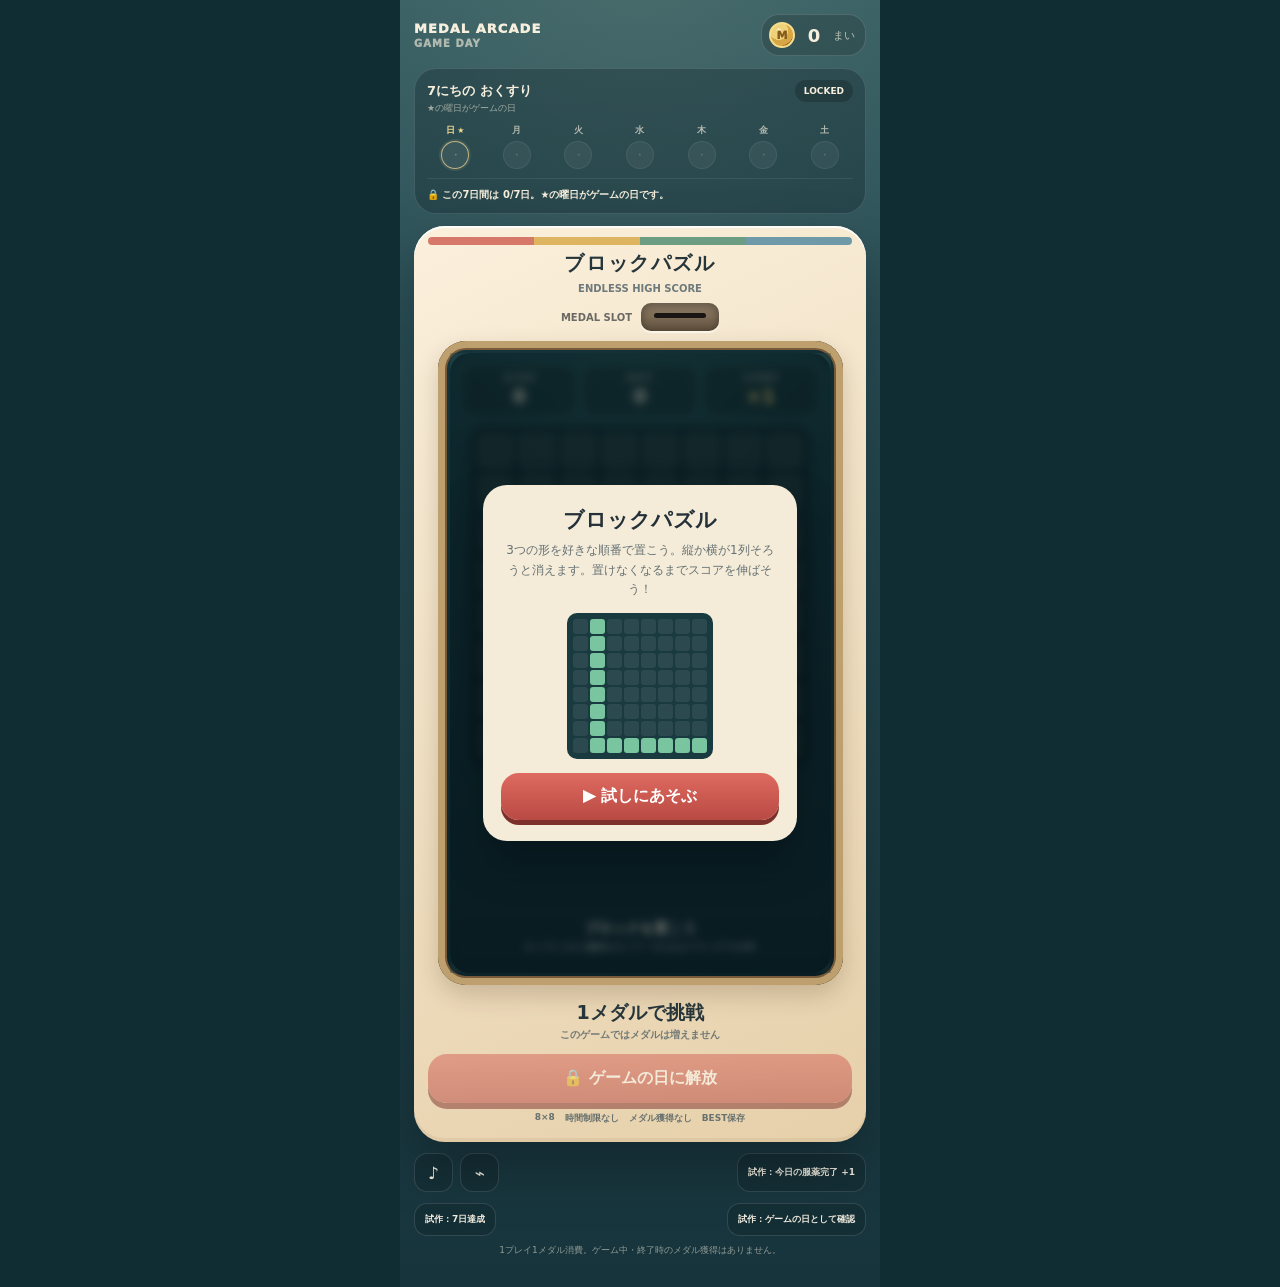
<file: games/block-puzzle/index.html>
<!doctype html>
<html lang="ja">
<head>
<meta charset="utf-8">
<meta name="viewport" content="width=device-width,initial-scale=1,viewport-fit=cover,user-scalable=no">
<meta name="theme-color" content="#173940">
<script>if(new URLSearchParams(location.search).get('embed')==='1')document.documentElement.classList.add('embed');</script>
<title>ブロックパズル</title>
<style>
:root{--gold:#d6a744;--gold2:#f0d17b;--ink:#26353a;--cream:#f7ecd7;--teal:#173940;--cell-gap:4px}
*{box-sizing:border-box;-webkit-tap-highlight-color:transparent}
html,body{margin:0;width:100%;min-height:100%;background:#102d33;font-family:ui-rounded,"Hiragino Maru Gothic ProN","Yu Gothic",system-ui,sans-serif}
body{display:flex;justify-content:center;min-height:100dvh;overflow-x:hidden}
button{font:inherit}
#app{width:min(100vw,480px);min-height:100dvh;position:relative;overflow:hidden;padding:max(14px,env(safe-area-inset-top)) 14px max(20px,env(safe-area-inset-bottom));background:radial-gradient(circle at 50% -5%,rgba(255,244,190,.12),transparent 34%),linear-gradient(180deg,#315a61,#23464e 44%,#17343c);color:#f7efdd}
.topbar{display:flex;justify-content:space-between;align-items:center;gap:10px;margin-bottom:12px}.title{font-size:13px;font-weight:1000;letter-spacing:.08em}.subtitle{display:block;font-size:10px;opacity:.62;margin-top:2px}
.wallet{display:flex;align-items:center;gap:8px;padding:7px 10px 7px 7px;border:1px solid rgba(255,255,255,.14);border-radius:18px;background:rgba(0,0,0,.16)}
.coinMini{width:26px;height:26px;border-radius:50%;display:grid;place-items:center;background:radial-gradient(circle at 35% 30%,#fff0b6 0 10%,var(--gold2) 11% 44%,var(--gold) 45% 73%,#9d6b20 74% 100%);border:2px solid #f6dc8b;color:#855b1b;font-size:11px;font-weight:1000}.wallet b{font-size:18px;min-width:22px;text-align:center}.wallet span{font-size:11px;opacity:.7}
.weekCard{margin-bottom:12px;padding:11px 12px;border:1px solid rgba(255,255,255,.13);border-radius:22px;background:rgba(4,20,28,.26)}.weekHead{display:flex;justify-content:space-between;gap:10px}.weekHead strong{font-size:13px}.weekHead small{display:block;font-size:9px;opacity:.58;margin-top:2px}.badge{align-self:flex-start;padding:6px 9px;border-radius:999px;background:rgba(0,0,0,.2);font-size:9px;font-weight:900}.badge.open{background:rgba(79,145,116,.34);color:#ddf6e6}.weekDays{display:grid;grid-template-columns:repeat(7,1fr);gap:5px;margin-top:9px}.dayCell{text-align:center;font-size:9px;font-weight:900;opacity:.67}.dayCell.gameDay{color:#f3d990;opacity:1}.gameDayMark{margin-left:2px;color:#f3d990;font-size:8px}.dayCell.gameDay .dayDot{border-color:rgba(243,217,144,.72);box-shadow:0 0 0 2px rgba(243,217,144,.10)}.dayDot{width:28px;height:28px;margin:4px auto 0;border-radius:50%;display:grid;place-items:center;background:rgba(255,255,255,.08);border:1px solid rgba(255,255,255,.1);color:rgba(255,255,255,.3)}.dayCell.done{opacity:1}.dayCell.done .dayDot{background:radial-gradient(circle at 35% 30%,#ffeaa2 0 9%,#ddb04f 10% 52%,#a47023 53% 100%);color:#745018;border-color:#ecd07c}.weekStatus{margin-top:9px;padding-top:8px;border-top:1px solid rgba(255,255,255,.08);font-size:10px;font-weight:800;line-height:1.5}
.machine{position:relative;background:linear-gradient(155deg,#fbf0dc,#e6d0aa);border-radius:31px;padding:16px 14px 17px;box-shadow:0 24px 58px rgba(0,0,0,.29),inset 0 2px rgba(255,255,255,.85),inset 0 -4px rgba(117,78,34,.08);color:var(--ink);overflow:hidden}.machine:before{content:"";position:absolute;left:14px;right:14px;top:11px;height:8px;border-radius:99px;background:linear-gradient(90deg,#cf6254 0 25%,#d8aa49 25% 50%,#4f8e72 50% 75%,#548ba0 75%);opacity:.84}.marquee{text-align:center;margin:8px 0 7px}.marquee strong{display:block;font-size:20px;letter-spacing:.08em}.marquee small{font-size:10px;color:#6e797b;font-weight:800}
.slotArea{display:flex;justify-content:center;align-items:center;gap:9px;margin:3px auto 10px;font-size:10px;font-weight:900;color:#6b6963}.medalSlot{position:relative;width:78px;height:28px;border-radius:10px;background:linear-gradient(#9d8a70,#5b4c3a);box-shadow:inset 0 4px 8px rgba(0,0,0,.38),0 2px rgba(255,255,255,.55)}.medalSlot:before{content:"";position:absolute;left:13px;right:13px;top:10px;height:5px;border-radius:99px;background:#181512}.medalSlot.flash{animation:slotFlash .62s ease}@keyframes slotFlash{50%{box-shadow:0 0 0 5px rgba(255,213,106,.32),0 0 22px rgba(255,213,106,.62)}}
.gameShell{margin:0 auto;width:min(98%,405px);border-radius:28px;background:linear-gradient(145deg,#15343b,#091d22);box-shadow:inset 0 0 0 7px #bea06f,inset 0 0 0 9px #775a39,0 10px 24px rgba(55,37,15,.2);padding:12px}.game{position:relative;border-radius:20px;overflow:hidden;background:radial-gradient(circle at 50% 0%,rgba(117,213,194,.12),transparent 38%),linear-gradient(180deg,#1d4b50,#15383f 64%,#102d34);padding:13px;color:#fff7e7;min-height:555px}
.scoreRow{display:grid;grid-template-columns:1fr 1fr 1fr;gap:7px;margin-bottom:10px}.scoreBox{border-radius:13px;padding:7px 6px;background:rgba(0,0,0,.22);border:1px solid rgba(255,255,255,.08);text-align:center}.scoreBox span{display:block;font-size:8px;opacity:.58;font-weight:900;letter-spacing:.08em}.scoreBox b{display:block;font-variant-numeric:tabular-nums;font-size:19px;margin-top:2px}.scoreBox.combo b{color:#ffe084}
.boardWrap{width:min(100%,342px);margin:0 auto;position:relative}.board{display:grid;grid-template-columns:repeat(8,1fr);gap:var(--cell-gap);padding:8px;border-radius:17px;background:rgba(2,18,22,.44);box-shadow:inset 0 0 0 1px rgba(255,255,255,.07),0 9px 22px rgba(0,0,0,.16);touch-action:none}.cell{aspect-ratio:1;border-radius:7px;background:rgba(239,238,217,.10);box-shadow:inset 0 1px rgba(255,255,255,.035);transition:transform .12s,background .12s,opacity .12s}.cell.filled{background:linear-gradient(145deg,#82cfaa,#4e9c81);box-shadow:inset 0 2px rgba(255,255,255,.28),0 2px 0 rgba(0,0,0,.16)}.cell.filled.c1{background:linear-gradient(145deg,#e5be62,#bd8e36)}.cell.filled.c2{background:linear-gradient(145deg,#7fc4df,#4b8fae)}.cell.filled.c3{background:linear-gradient(145deg,#db8a78,#b75e54)}.cell.filled.c4{background:linear-gradient(145deg,#a995d9,#7565ad)}.cell.preview-ok{background:rgba(150,231,190,.48);transform:scale(.92)}.cell.preview-bad{background:rgba(225,102,90,.40);transform:scale(.92)}.cell.clearing{animation:clearCell .34s ease both}@keyframes clearCell{35%{transform:scale(1.15);filter:brightness(1.65)}100%{transform:scale(.15);opacity:0}}
.trayTitle{text-align:center;font-size:9px;font-weight:900;opacity:.62;margin:11px 0 7px}.tray{display:grid;grid-template-columns:repeat(3,1fr);gap:8px;min-height:108px}.pieceSlot{border:1px solid rgba(255,255,255,.07);border-radius:16px;background:rgba(255,255,255,.045);display:grid;place-items:center;min-width:0;position:relative;touch-action:none;cursor:grab;transition:transform .15s,opacity .15s,background .15s}.pieceSlot.selected{background:rgba(255,225,130,.10);box-shadow:inset 0 0 0 2px rgba(255,224,122,.42)}.pieceSlot.dragging{opacity:.55;transform:scale(.96)}.pieceSlot.used{opacity:.18;pointer-events:none}.pieceSlot:active{cursor:grabbing}.miniGrid{display:grid;gap:4px;pointer-events:none}.miniCell{width:18px;height:18px;border-radius:5px;box-shadow:inset 0 2px rgba(255,255,255,.25),0 2px 0 rgba(0,0,0,.16)}.miniCell.c1{background:linear-gradient(145deg,#e5be62,#bd8e36)}.miniCell.c2{background:linear-gradient(145deg,#7fc4df,#4b8fae)}.miniCell.c3{background:linear-gradient(145deg,#db8a78,#b75e54)}.miniCell.c4{background:linear-gradient(145deg,#a995d9,#7565ad)}.miniCell.empty{visibility:hidden}.dragGhost{position:fixed;z-index:1200;pointer-events:none;display:none;transform:translate(-50%,-50%) scale(1.08);padding:7px;border-radius:13px;background:rgba(9,29,34,.86);box-shadow:0 8px 24px rgba(0,0,0,.32),inset 0 0 0 1px rgba(255,255,255,.12);opacity:.94}.dragGhost.show{display:block}
.guide{text-align:center;min-height:46px;margin-top:8px;display:grid;place-items:center}.guide strong{display:block;font-size:14px}.guide small{display:block;margin-top:3px;font-size:9px;opacity:.62;font-weight:800}.gameOver{position:absolute;z-index:20;inset:0;display:none;place-items:center;padding:25px;background:rgba(7,22,26,.72);backdrop-filter:blur(4px)}.gameOver.show{display:grid}.overCard{width:min(95%,300px);padding:22px 18px;border-radius:24px;background:#f8efd9;color:#29383c;text-align:center;box-shadow:0 20px 45px rgba(0,0,0,.25)}.overCard h2{margin:0 0 6px;font-size:24px}.overScore{font-size:42px;font-weight:1000;line-height:1;margin:10px 0 4px}.overBest{font-size:11px;font-weight:900;color:#6a7474}.newBest{display:none;margin:9px auto 0;width:max-content;padding:6px 10px;border-radius:99px;background:#e4bd5d;color:#6e4d12;font-size:10px;font-weight:1000}.newBest.show{display:block}.overNote{font-size:10px;line-height:1.55;color:#687373;margin:10px 0 0}.replayNote{margin-top:11px;font-size:10px;font-weight:900;color:#97603a}
.startOverlay{position:absolute;inset:0;z-index:25;display:grid;place-items:center;padding:23px;background:rgba(5,16,22,.58);backdrop-filter:blur(4px)}.startCard{width:min(94%,325px);padding:21px 18px;border-radius:24px;background:rgba(249,241,221,.98);color:#243139;text-align:center;box-shadow:0 20px 45px rgba(0,0,0,.25)}.startCard h2{margin:0 0 7px;font-size:21px}.startCard p{margin:0 0 13px;font-size:12px;line-height:1.65;color:#667174}.demo{display:grid;grid-template-columns:repeat(8,15px);gap:2px;width:max-content;margin:9px auto 14px;padding:6px;border-radius:10px;background:#193a3f}.demo i{width:15px;height:15px;border-radius:3px;background:rgba(255,255,255,.08)}.demo i.on{background:#78c5a0}.bigBtn{width:100%;border:0;border-radius:18px;padding:13px 15px;background:linear-gradient(#df6b60,#b84943);box-shadow:0 5px 0 #7d302b;color:white;font-weight:1000;cursor:pointer}.bigBtn:active{transform:translateY(4px);box-shadow:0 1px 0 #7d302b}
.message{text-align:center;min-height:53px;display:grid;place-items:center;margin:9px 0 7px}.message strong{display:block;font-size:19px}.message small{display:block;font-size:10px;margin-top:2px;color:#707875;font-weight:800}.playBtn{width:100%;border:0;border-radius:19px;padding:14px 15px;background:linear-gradient(#d76157,#b74640);box-shadow:0 6px 0 #7e2f2b;color:#fff;font-weight:1000;cursor:pointer}.playBtn:disabled{opacity:.5}.playBtn:active:not(:disabled){transform:translateY(4px);box-shadow:0 2px 0 #7e2f2b}.rules{display:flex;justify-content:center;flex-wrap:wrap;gap:10px;margin-top:9px;color:#67716e;font-size:9px;font-weight:900}
.coinFly{position:fixed;z-index:1000;width:50px;height:50px;border-radius:50%;display:grid;place-items:center;background:radial-gradient(circle at 34% 28%,#fff0b3 0 10%,#efcb70 11% 45%,#d6a643 46% 76%,#98631e 77% 100%);border:4px solid #f7db88;color:#7d541b;font-weight:1000;pointer-events:none;opacity:0}.floatScore{position:fixed;z-index:1001;pointer-events:none;font-weight:1000;color:#ffe58b;text-shadow:0 2px 7px rgba(0,0,0,.35);opacity:0}.utility{margin-top:11px;display:flex;justify-content:space-between;gap:8px}.toggles{display:flex;gap:7px}.iconBtn,.testBtn{border:1px solid rgba(255,255,255,.13);border-radius:13px;background:rgba(0,0,0,.13);color:#f1ecdf}.iconBtn{width:39px;height:39px;font-size:17px}.iconBtn[aria-pressed="false"]{opacity:.4}.testBtn{padding:9px 10px;font-size:9px;font-weight:900}.noteText{text-align:center;font-size:9px;opacity:.54;line-height:1.5;margin-top:8px}
html.embed,html.embed body{background:#173740!important;min-height:100%!important}html.embed body{display:block!important;overflow:auto!important}html.embed #app{width:100%!important;min-height:100vh!important;padding:8px!important;background:transparent!important}html.embed .topbar,html.embed .weekCard,html.embed .utility,html.embed .noteText,html.embed .startOverlay{display:none!important}html.embed .machine{margin:0 auto!important;max-width:470px!important;box-shadow:none!important}
@media(max-width:365px){:root{--cell-gap:3px}.game{padding:10px;min-height:525px}.miniCell{width:16px;height:16px}.tray{min-height:94px}.scoreBox b{font-size:17px}}
@media(prefers-reduced-motion:reduce){*,*:before,*:after{animation-duration:.01ms!important;animation-iteration-count:1!important}}
</style>
</head>
<body>
<div id="app">
<header class="topbar"><div class="title">MEDAL ARCADE<span class="subtitle">GAME DAY</span></div><div class="wallet" id="wallet"><div class="coinMini">M</div><b id="medalCount">0</b><span>まい</span></div></header>
<section class="weekCard"><div class="weekHead"><div><strong>7にちの おくすり</strong><small>★の曜日がゲームの日</small></div><span class="badge" id="badge">LOCKED</span></div><div class="weekDays" id="weekDays"></div><div class="weekStatus" id="weekStatus"></div></section>
<main class="machine">
<div class="marquee"><strong>ブロックパズル</strong><small>ENDLESS HIGH SCORE</small></div>
<div class="slotArea"><span>MEDAL SLOT</span><div class="medalSlot" id="medalSlot"></div></div>
<section class="gameShell"><div class="game">
  <div class="scoreRow"><div class="scoreBox"><span>SCORE</span><b id="score">0</b></div><div class="scoreBox"><span>BEST</span><b id="best">0</b></div><div class="scoreBox combo"><span>COMBO</span><b id="combo">×1</b></div></div>
  <div class="boardWrap"><div class="board" id="board" aria-label="8かける8のブロック盤面"></div></div>
  <div class="trayTitle">つぎの 3ブロック</div><div class="tray" id="tray"></div>
  <div class="guide" id="guide"><div><strong>ブロックを置こう</strong><small>タップしてから盤面をタップ / そのままドラッグでもOK</small></div></div>
  <div class="gameOver" id="gameOver"><div class="overCard"><h2>FINISH!</h2><div class="overScore" id="overScore">0</div><div class="overBest" id="overBest">BEST 0</div><div class="newBest" id="newBest">NEW BEST!</div><p class="overNote">置けるブロックがなくなりました。<br>自己ベストをどこまで伸ばせるかな？</p><div class="replayNote">もう一度遊ぶにはメダルを1枚使います</div></div></div>
  <div class="startOverlay" id="startOverlay"><div class="startCard"><h2>ブロックパズル</h2><p>3つの形を好きな順番で置こう。縦か横が1列そろうと消えます。置けなくなるまでスコアを伸ばそう！</p><div class="demo" id="demo"></div><button class="bigBtn" id="trialBtn">▶ 試しにあそぶ</button></div></div>
</div></section>
<div class="message" id="message"><div><strong>1メダルで挑戦</strong><small>このゲームではメダルは増えません</small></div></div>
<button class="playBtn" id="playBtn">🪙 メダルを入れてスタート</button>
<div class="rules"><span>8×8</span><span>時間制限なし</span><span>メダル獲得なし</span><span>BEST保存</span></div>
</main>
<div class="utility"><div class="toggles"><button class="iconBtn" id="soundBtn" aria-pressed="true">♪</button><button class="iconBtn" id="vibeBtn" aria-pressed="true">⌁</button></div><button class="testBtn" id="testMedalBtn">試作：今日の服薬完了 +1</button></div>
<div class="utility"><button class="testBtn" id="testWeekBtn">試作：7日達成</button><button class="testBtn" id="testSundayBtn">試作：ゲームの日として確認</button></div>
<p class="noteText">1プレイ1メダル消費。ゲーム中・終了時のメダル獲得はありません。</p>
<div class="coinFly" id="coinFly">M</div><div class="floatScore" id="floatScore">+100</div>
</div>
<script>
(()=>{
'use strict';
const STORE='medicine-medal-arcade-wallet-v2',SETTINGS='medicine-medal-arcade-settings-v1',ADHERENCE='medicine-medal-weekly-adherence-v1',DEBUG='medicine-medal-arcade-debug-v1',BEST_KEY='medicine-medal-block-puzzle-best-v1',TZ='Asia/Tokyo';
const PARENT_SETTINGS='medicine-medal-parent-settings-v1';
const $=id=>document.getElementById(id);
const boardEl=$('board'),trayEl=$('tray'),scoreEl=$('score'),bestEl=$('best'),comboEl=$('combo'),guide=$('guide'),gameOver=$('gameOver'),overScore=$('overScore'),overBest=$('overBest'),newBest=$('newBest');
const medalCount=$('medalCount'),walletEl=$('wallet'),weekDays=$('weekDays'),weekStatus=$('weekStatus'),badge=$('badge'),medalSlot=$('medalSlot'),coinFly=$('coinFly'),floatScore=$('floatScore'),message=$('message'),playBtn=$('playBtn'),trialBtn=$('trialBtn'),startOverlay=$('startOverlay');
const soundBtn=$('soundBtn'),vibeBtn=$('vibeBtn'),testMedalBtn=$('testMedalBtn'),testWeekBtn=$('testWeekBtn'),testSundayBtn=$('testSundayBtn');
let wallet=loadInt(STORE,0),settings=loadJson(SETTINGS,{sound:true,vibe:true}),adherence=loadJson(ADHERENCE,{doneDates:{}}),debug=loadJson(DEBUG,{sunday:false}),best=loadInt(BEST_KEY,0);if(!adherence.doneDates)adherence.doneDates={};
let state='idle',audio=null,board=Array.from({length:8},()=>Array(8).fill(0)),pieces=[],selected=-1,score=0,combo=0,colorSeq=0,dragging=false,dragPiece=-1,dragStartPoint=null,activePointer=null,dragGhost=null,preview=null,resolveLock=false,bestBefore=best;
const DRAG_THRESHOLD=10,TOUCH_DRAG_OFFSET_Y=52;
const SHAPES=[
 {id:'one',w:1,h:1,c:[[0,0]],weight:6},{id:'h2',w:2,h:1,c:[[0,0],[1,0]],weight:7},{id:'v2',w:1,h:2,c:[[0,0],[0,1]],weight:7},
 {id:'h3',w:3,h:1,c:[[0,0],[1,0],[2,0]],weight:8},{id:'v3',w:1,h:3,c:[[0,0],[0,1],[0,2]],weight:8},{id:'h4',w:4,h:1,c:[[0,0],[1,0],[2,0],[3,0]],weight:4},{id:'v4',w:1,h:4,c:[[0,0],[0,1],[0,2],[0,3]],weight:4},
 {id:'sq2',w:2,h:2,c:[[0,0],[1,0],[0,1],[1,1]],weight:7},{id:'L3a',w:2,h:2,c:[[0,0],[0,1],[1,1]],weight:6},{id:'L3b',w:2,h:2,c:[[1,0],[0,1],[1,1]],weight:6},{id:'L3c',w:2,h:2,c:[[0,0],[1,0],[0,1]],weight:6},{id:'L3d',w:2,h:2,c:[[0,0],[1,0],[1,1]],weight:6},
 {id:'L4a',w:2,h:3,c:[[0,0],[0,1],[0,2],[1,2]],weight:3},{id:'L4b',w:2,h:3,c:[[1,0],[1,1],[0,2],[1,2]],weight:3},{id:'T4',w:3,h:2,c:[[0,0],[1,0],[2,0],[1,1]],weight:3},{id:'Z4',w:3,h:2,c:[[0,0],[1,0],[1,1],[2,1]],weight:3},{id:'S4',w:3,h:2,c:[[1,0],[2,0],[0,1],[1,1]],weight:3},
 {id:'sq3',w:3,h:3,c:[[0,0],[1,0],[2,0],[0,1],[1,1],[2,1],[0,2],[1,2],[2,2]],weight:1}
];
initBoardDOM();initDemo();renderAll();renderSettings();renderGame();
trialBtn.onclick=enableTrial;playBtn.onclick=insertMedal;soundBtn.onclick=()=>{settings.sound=!settings.sound;save(SETTINGS,settings);renderSettings();if(settings.sound)tone(620,.05,.02)};vibeBtn.onclick=()=>{settings.vibe=!settings.vibe;save(SETTINGS,settings);renderSettings();vibrate(8)};testMedalBtn.onclick=markMedicationDone;testWeekBtn.onclick=()=>{weekKeys().forEach(k=>adherence.doneDates[k]=true);save(ADHERENCE,adherence);renderAll()};testSundayBtn.onclick=()=>{debug.sunday=!debug.sunday;save(DEBUG,debug);renderAll()};
boardEl.addEventListener('pointerdown',e=>{if(state!=='playing'||resolveLock||selected<0||dragging||activePointer)return;if(e.pointerType==='mouse'&&e.button!==0)return;const pos=cellFromEvent(e);if(!pos)return;const p=pieces[selected];if(!p||p.used)return;e.preventDefault();const origin=originFromCell(p.shape,pos);tryPlaceSelected(origin.r,origin.c)});
window.addEventListener('pointermove',handleGlobalPointerMove,{passive:false});
window.addEventListener('pointerup',handleGlobalPointerUp,{passive:false});
window.addEventListener('pointercancel',cancelPointerInteraction);
function initBoardDOM(){boardEl.innerHTML='';for(let r=0;r<8;r++)for(let c=0;c<8;c++){const d=document.createElement('div');d.className='cell';d.dataset.r=r;d.dataset.c=c;boardEl.appendChild(d)}}
function initDemo(){const d=$('demo');for(let i=0;i<64;i++){const x=document.createElement('i');if([1,9,17,25,33,41,49,57,58,59,60,61,62,63].includes(i))x.className='on';d.appendChild(x)}}
function enableTrial(){weekKeys().forEach(k=>adherence.doneDates[k]=true);save(ADHERENCE,adherence);debug.sunday=true;save(DEBUG,debug);if(wallet<3){wallet=3;localStorage.setItem(STORE,String(wallet))}startOverlay.style.display='none';renderAll();setMessage('準備OK','メダルを入れてスタート')}
function insertMedal(){if(state!=='idle'&&state!=='over')return;if(!isUnlocked()){setMessage('まだ遊べません','今日はゲームの日ではありません');return}if(wallet<1){setMessage('メダルがありません','服薬できた日に1枚たまります');return}state='inserting';playBtn.disabled=true;gameOver.classList.remove('show');const wr=walletEl.getBoundingClientRect(),sr=medalSlot.getBoundingClientRect();coinFly.style.opacity=1;coinFly.style.left=(wr.left+wr.width/2-25)+'px';coinFly.style.top=(wr.top+wr.height/2-25)+'px';const tx=(sr.left+sr.width/2)-(wr.left+wr.width/2),ty=(sr.top+sr.height/2)-(wr.top+wr.height/2);const a=coinFly.animate([{transform:'translate(0,0) scale(.9) rotate(0)'},{transform:`translate(${tx*.55}px,${ty*.35}px) scale(1.08) rotate(240deg)`,offset:.55},{transform:`translate(${tx}px,${ty}px) scale(.48) rotate(520deg)`,opacity:1}],{duration:780,easing:'cubic-bezier(.2,.72,.25,1)',fill:'forwards'});tone(520,.045,.02);setTimeout(()=>tone(760,.05,.018),260);a.onfinish=()=>{coinFly.style.opacity=0;coinFly.getAnimations().forEach(x=>x.cancel());wallet--;localStorage.setItem(STORE,String(wallet));renderWallet();medalSlot.classList.remove('flash');void medalSlot.offsetWidth;medalSlot.classList.add('flash');metalClink();vibrate([8,24,8]);setTimeout(startGame,260)}}
function startGame(){board=Array.from({length:8},()=>Array(8).fill(0));pieces=[];selected=-1;score=0;combo=0;colorSeq=0;preview=null;resolveLock=false;best=loadInt(BEST_KEY,0);bestBefore=best;state='playing';newBest.classList.remove('show');gameOver.classList.remove('show');dealPieces();renderGame();setMessage('どこまで伸ばせる？','置けなくなるまで続きます');renderAccess()}
function dealPieces(){pieces=[makePiece(),makePiece(),makePiece()];selected=-1;preview=null;renderTray();if(!pieces.some(p=>shapeFitsAnywhere(p.shape)))endGame()}
function makePiece(){const total=SHAPES.reduce((s,x)=>s+x.weight,0);let n=Math.random()*total,shape=SHAPES[0];for(const s of SHAPES){n-=s.weight;if(n<=0){shape=s;break}}return{shape,used:false,color:(colorSeq++%4)+1}}
function selectPiece(i){if(state!=='playing'||resolveLock||!pieces[i]||pieces[i].used)return;selected=selected===i?-1:i;preview=null;renderTray();renderBoard();guide.innerHTML=selected>=0?'<div><strong>盤面の置きたい場所をタップ</strong><small>もう一度ブロックを押すと選択解除</small></div>':'<div><strong>ブロックを選ぼう</strong><small>タップでもドラッグでも置けます</small></div>'}
function beginDrag(i,e){if(state!=='playing'||resolveLock||!pieces[i]||pieces[i].used)return;if(e.pointerType==='mouse'&&e.button!==0)return;e.preventDefault();activePointer={id:e.pointerId,pi:i,startX:e.clientX,startY:e.clientY,offsetY:e.pointerType==='mouse'?0:TOUCH_DRAG_OFFSET_Y};dragPiece=i;dragStartPoint={x:e.clientX,y:e.clientY};preview=null;try{e.currentTarget.setPointerCapture(e.pointerId)}catch(_){}}
function handleGlobalPointerMove(e){if(!activePointer||e.pointerId!==activePointer.id||state!=='playing'||resolveLock)return;const dx=e.clientX-activePointer.startX,dy=e.clientY-activePointer.startY;if(!dragging&&Math.hypot(dx,dy)>=DRAG_THRESHOLD){dragging=true;selected=activePointer.pi;updateTraySelectionClasses();showDragGhost(activePointer.pi,e.clientX,e.clientY-activePointer.offsetY);guide.innerHTML='<div><strong>盤面へ運んで置こう</strong><small>置ける場所は緑で表示されます</small></div>'}if(!dragging)return;e.preventDefault();updateDragGhost(e.clientX,e.clientY-activePointer.offsetY);const pos=cellFromPoint(e.clientX,e.clientY-activePointer.offsetY);if(!pos){preview=null;renderBoard();return}const pi=activePointer.pi;if(pi<0||!pieces[pi]||pieces[pi].used)return;const sh=pieces[pi].shape,origin=originFromCell(sh,pos);preview={pi,r:origin.r,c:origin.c,ok:canPlace(sh,origin.r,origin.c)};renderBoard()}
function handleGlobalPointerUp(e){if(!activePointer||e.pointerId!==activePointer.id)return;e.preventDefault();const info=activePointer,pi=info.pi,wasDragging=dragging;activePointer=null;dragging=false;dragPiece=-1;dragStartPoint=null;hideDragGhost();if(pi<0||!pieces[pi]||pieces[pi].used){preview=null;renderBoard();renderTray();return}if(!wasDragging){preview=null;selectPiece(pi);return}const pos=cellFromPoint(e.clientX,e.clientY-info.offsetY);selected=pi;preview=null;if(!pos){renderBoard();updateTraySelectionClasses();guide.innerHTML='<div><strong>ブロックを選択中</strong><small>盤面をタップ、またはもう一度ドラッグ</small></div>';return}const sh=pieces[pi].shape,origin=originFromCell(sh,pos);if(canPlace(sh,origin.r,origin.c))tryPlaceSelected(origin.r,origin.c);else{badFeedback();renderBoard();updateTraySelectionClasses()}}
function cancelPointerInteraction(){activePointer=null;dragging=false;dragPiece=-1;dragStartPoint=null;preview=null;hideDragGhost();renderBoard();updateTraySelectionClasses()}
function originFromCell(shape,pos){return{r:pos.r-Math.floor((shape.h-1)/2),c:pos.c-Math.floor((shape.w-1)/2)}}
function tryPlaceSelected(r,c){if(selected<0||!pieces[selected]||pieces[selected].used)return;const p=pieces[selected];if(!canPlace(p.shape,r,c)){badFeedback();return}placePiece(selected,r,c)}
function canPlace(shape,r,c){return shape.c.every(([x,y])=>{const rr=r+y,cc=c+x;return rr>=0&&rr<8&&cc>=0&&cc<8&&board[rr][cc]===0})}
function shapeFitsAnywhere(shape){for(let r=0;r<=8-shape.h;r++)for(let c=0;c<=8-shape.w;c++)if(canPlace(shape,r,c))return true;return false}
async function placePiece(i,r,c){if(resolveLock)return;resolveLock=true;const p=pieces[i];p.shape.c.forEach(([x,y])=>board[r+y][c+x]=p.color);p.used=true;selected=-1;preview=null;score+=p.shape.c.length*10;tone(410,.035,.012,'triangle');vibrate(3);renderGame();const lines=findCompleteLines();if(lines.rows.length||lines.cols.length){combo++;const lineCount=lines.rows.length+lines.cols.length;const bonus=(100*lineCount+50*Math.max(0,lineCount-1))*Math.min(combo,6);score+=bonus;await animateClear(lines);clearLines(lines);floatBonus(bonus,lineCount);tone(610,.06,.025);setTimeout(()=>tone(790,.08,.021),65);if(lineCount>=2)setTimeout(()=>tone(980,.10,.018),135);vibrate(lineCount>=2?[6,18,8,18,10]:[6,18,8])}else combo=0;updateBestLive();renderGame();resolveLock=false;if(pieces.every(x=>x.used)){dealPieces();renderGame()}else if(!pieces.some(x=>!x.used&&shapeFitsAnywhere(x.shape))){endGame()}else{guide.innerHTML='<div><strong>いい感じ！</strong><small>縦・横1列をそろえて消そう</small></div>'}}
function findCompleteLines(){const rows=[],cols=[];for(let r=0;r<8;r++)if(board[r].every(Boolean))rows.push(r);for(let c=0;c<8;c++){let ok=true;for(let r=0;r<8;r++)if(!board[r][c]){ok=false;break}if(ok)cols.push(c)}return{rows,cols}}
function animateClear(lines){const cells=[...boardEl.children];const targets=[];lines.rows.forEach(r=>{for(let c=0;c<8;c++)targets.push(r*8+c)});lines.cols.forEach(c=>{for(let r=0;r<8;r++)targets.push(r*8+c)});[...new Set(targets)].forEach(i=>cells[i].classList.add('clearing'));return new Promise(res=>setTimeout(res,330))}
function clearLines(lines){lines.rows.forEach(r=>{for(let c=0;c<8;c++)board[r][c]=0});lines.cols.forEach(c=>{for(let r=0;r<8;r++)board[r][c]=0})}
function updateBestLive(){if(score>best){best=score;localStorage.setItem(BEST_KEY,String(best))}}
function endGame(){state='over';resolveLock=true;updateBestLive();overScore.textContent=score.toLocaleString('ja-JP');overBest.textContent='BEST '+best.toLocaleString('ja-JP');newBest.classList.toggle('show',score>bestBefore);gameOver.classList.add('show');setMessage('FINISH!','もう一度は1メダルで挑戦');tone(330,.07,.018);setTimeout(()=>tone(250,.11,.014),80);vibrate(10);renderAccess()}
function renderGame(){scoreEl.textContent=score.toLocaleString('ja-JP');bestEl.textContent=best.toLocaleString('ja-JP');comboEl.textContent='×'+Math.max(1,combo);renderBoard();renderTray()}
function renderBoard(){const cells=[...boardEl.children];cells.forEach((el,i)=>{const r=Math.floor(i/8),c=i%8,v=board[r][c];el.className='cell'+(v?` filled c${v}`:'')});if(preview&&pieces[preview.pi]){const sh=pieces[preview.pi].shape;sh.c.forEach(([x,y])=>{const r=preview.r+y,c=preview.c+x;if(r>=0&&r<8&&c>=0&&c<8)cells[r*8+c].classList.add(preview.ok?'preview-ok':'preview-bad')})}}
function renderTray(){trayEl.innerHTML='';pieces.forEach((p,i)=>{const slot=document.createElement('div');slot.className='pieceSlot'+(p.used?' used':'')+(selected===i?' selected':'')+(dragging&&dragPiece===i?' dragging':'');slot.setAttribute('role','button');slot.setAttribute('aria-label',p.used?'使用済みブロック':'ブロックを選ぶ');slot.setAttribute('aria-pressed',selected===i?'true':'false');slot.tabIndex=p.used?-1:0;slot.onkeydown=e=>{if(e.key==='Enter'||e.key===' '){e.preventDefault();selectPiece(i)}};slot.addEventListener('pointerdown',e=>beginDrag(i,e));slot.appendChild(buildMiniGrid(p));trayEl.appendChild(slot)})}
function buildMiniGrid(p){const g=document.createElement('div');g.className='miniGrid';g.style.gridTemplateColumns=`repeat(${p.shape.w},18px)`;g.style.gridTemplateRows=`repeat(${p.shape.h},18px)`;for(let y=0;y<p.shape.h;y++)for(let x=0;x<p.shape.w;x++){const mc=document.createElement('div'),on=p.shape.c.some(([cx,cy])=>cx===x&&cy===y);mc.className=`miniCell c${p.color}${on?'':' empty'}`;g.appendChild(mc)}return g}
function updateTraySelectionClasses(){[...trayEl.children].forEach((slot,i)=>{slot.classList.toggle('selected',selected===i);slot.classList.toggle('dragging',dragging&&dragPiece===i);slot.setAttribute('aria-pressed',selected===i?'true':'false')})}
function showDragGhost(i,x,y){if(!pieces[i])return;if(!dragGhost){dragGhost=document.createElement('div');dragGhost.className='dragGhost';document.body.appendChild(dragGhost)}dragGhost.innerHTML='';dragGhost.appendChild(buildMiniGrid(pieces[i]));dragGhost.classList.add('show');updateDragGhost(x,y)}
function updateDragGhost(x,y){if(!dragGhost)return;dragGhost.style.left=x+'px';dragGhost.style.top=y+'px'}
function hideDragGhost(){if(dragGhost)dragGhost.classList.remove('show')}
function cellFromEvent(e){return cellFromPoint(e.clientX,e.clientY)}
function cellFromPoint(clientX,clientY){const rect=boardEl.getBoundingClientRect();if(clientX<rect.left||clientX>rect.right||clientY<rect.top||clientY>rect.bottom)return null;const style=getComputedStyle(boardEl),pl=parseFloat(style.paddingLeft)||0,pr=parseFloat(style.paddingRight)||0,pt=parseFloat(style.paddingTop)||0,pb=parseFloat(style.paddingBottom)||0,gx=parseFloat(style.columnGap)||4,gy=parseFloat(style.rowGap)||4,innerW=rect.width-pl-pr,innerH=rect.height-pt-pb,cellW=(innerW-gx*7)/8,cellH=(innerH-gy*7)/8,x=clientX-rect.left-pl,y=clientY-rect.top-pt;if(x<0||y<0)return null;const unitX=cellW+gx,unitY=cellH+gy,c=Math.floor(x/unitX),r=Math.floor(y/unitY);if(r<0||r>=8||c<0||c>=8)return null;if(x-c*unitX>cellW||y-r*unitY>cellH)return null;return{r,c}}
function badFeedback(){tone(220,.05,.012);vibrate(8);guide.innerHTML='<div><strong>そこには置けないよ</strong><small>空いている場所を探そう</small></div>'}
function floatBonus(n,lines){const r=boardEl.getBoundingClientRect();floatScore.textContent=`+${n}${lines>=2?'  MULTI!':''}`;floatScore.style.left=(r.left+r.width/2-35)+'px';floatScore.style.top=(r.top+r.height*.48)+'px';floatScore.style.opacity=1;floatScore.animate([{transform:'translateY(10px) scale(.8)',opacity:0},{transform:'translateY(0) scale(1.12)',opacity:1,offset:.25},{transform:'translateY(-55px) scale(.95)',opacity:0}],{duration:900,easing:'cubic-bezier(.2,.75,.25,1)'}).onfinish=()=>floatScore.style.opacity=0}
function setMessage(a,b){message.innerHTML=`<div><strong>${a}</strong><small>${b}</small></div>`}
function markMedicationDone(){const k=currentDateKey();if(adherence.doneDates[k]){setMessage('今日は記録ずみ','メダルは受け取りずみ');return}adherence.doneDates[k]=true;wallet++;localStorage.setItem(STORE,String(wallet));save(ADHERENCE,adherence);renderAll();tone(660,.06,.025);setTimeout(()=>tone(880,.08,.02),75);vibrate(8)}
function renderAll(){renderWallet();renderWeek();renderAccess()}function renderWallet(){medalCount.textContent=wallet}
function renderWeek(){const keys=weekKeys(),names=['日','月','火','水','木','金','土'];weekDays.innerHTML='';keys.forEach((k,i)=>{const d=document.createElement('div');const gameDay=getGameDays().includes(dayOfWeek(k));d.className='dayCell'+(adherence.doneDates[k]?' done':'')+(gameDay?' gameDay':'');d.innerHTML=`${names[dayOfWeek(k)]}${gameDay?'<span class="gameDayMark">★</span>':''}<div class="dayDot">${adherence.doneDates[k]?'M':'・'}</div>`;weekDays.appendChild(d)});const count=keys.filter(k=>adherence.doneDates[k]).length;if(isUnlocked()){badge.textContent='OPEN';badge.classList.add('open');weekStatus.innerHTML=`🎮 <b>今日はゲームの日！</b> ${wallet}枚使えます。`}else{badge.textContent='LOCKED';badge.classList.remove('open');weekStatus.innerHTML=`🔒 この7日間は ${count}/7日。★の曜日がゲームの日です。`}testSundayBtn.textContent=debug.sunday?'試作：実際の曜日に戻す':'試作：ゲームの日として確認'}
function renderAccess(){const ok=isUnlocked()&&wallet>0&&(state==='idle'||state==='over');playBtn.disabled=!ok;if(['inserting','playing'].includes(state)){playBtn.disabled=true;return}if(!isGameDay())playBtn.textContent='🔒 ゲームの日に解放';else if(wallet<1)playBtn.textContent='メダルがありません';else playBtn.textContent='🪙 メダルを入れてスタート'}
function renderSettings(){soundBtn.setAttribute('aria-pressed',String(settings.sound));vibeBtn.setAttribute('aria-pressed',String(settings.vibe))}
function getGameDays(){try{const raw=JSON.parse(localStorage.getItem(PARENT_SETTINGS)||'{}');const src=Array.isArray(raw.gameDays)?raw.gameDays:(Number.isInteger(Number(raw.gameDay))?[Number(raw.gameDay)]:[0]);const days=[...new Set(src.map(Number).filter(d=>Number.isInteger(d)&&d>=0&&d<=6))];return days.length?days:[0]}catch(_){return[0]}}
function isUnlocked(){return isGameDay()}function weekComplete(){return weekKeys().every(k=>!!adherence.doneDates[k])}function isGameDay(){return getGameDays().includes(dayOfWeek(currentDateKey()))}function weekKeys(){const today=currentDateKey(),start=addDaysKey(today,-6);return Array.from({length:7},(_,i)=>addDaysKey(start,i))}function currentDateKey(){const real=todayJstKey();if(!debug.sunday)return real;const cur=dayOfWeek(real),delta=Math.min(...getGameDays().map(d=>(d-cur+7)%7));return addDaysKey(real,delta)}function todayJstKey(){const ps=new Intl.DateTimeFormat('en-CA',{timeZone:TZ,year:'numeric',month:'2-digit',day:'2-digit'}).formatToParts(new Date());const p=Object.fromEntries(ps.filter(x=>x.type!=='literal').map(x=>[x.type,x.value]));return `${p.year}-${p.month}-${p.day}`}function weekStartKey(k){const d=parseKey(k),off=(d.getUTCDay()+6)%7;d.setUTCDate(d.getUTCDate()-off);return keyFromDate(d)}function addDaysKey(k,n){const d=parseKey(k);d.setUTCDate(d.getUTCDate()+n);return keyFromDate(d)}function dayOfWeek(k){return parseKey(k).getUTCDay()}function parseKey(k){return new Date(k+'T00:00:00Z')}function keyFromDate(d){return `${d.getUTCFullYear()}-${String(d.getUTCMonth()+1).padStart(2,'0')}-${String(d.getUTCDate()).padStart(2,'0')}`}
function loadInt(k,f){const n=parseInt(localStorage.getItem(k),10);return Number.isFinite(n)?n:f}function loadJson(k,f){try{return {...f,...JSON.parse(localStorage.getItem(k)||'{}')}}catch(_){return f}}function save(k,v){localStorage.setItem(k,typeof v==='string'?v:JSON.stringify(v))}function getAudio(){audio=audio||new (window.AudioContext||window.webkitAudioContext)();if(audio.state==='suspended')audio.resume();return audio}function tone(freq,dur=.07,vol=.02,type='square'){if(!settings.sound)return;try{const a=getAudio(),o=a.createOscillator(),g=a.createGain();o.type=type;o.frequency.value=freq;g.gain.setValueAtTime(.0001,a.currentTime);g.gain.exponentialRampToValueAtTime(vol,a.currentTime+.006);g.gain.exponentialRampToValueAtTime(.0001,a.currentTime+dur);o.connect(g);g.connect(a.destination);o.start();o.stop(a.currentTime+dur+.02)}catch(_){}}function metalClink(){tone(1450,.035,.025,'square');setTimeout(()=>tone(860,.07,.018,'triangle'),30)}function vibrate(p){if(settings.vibe&&navigator.vibrate)navigator.vibrate(p)}
})();
</script>
</body>
</html>
</file>
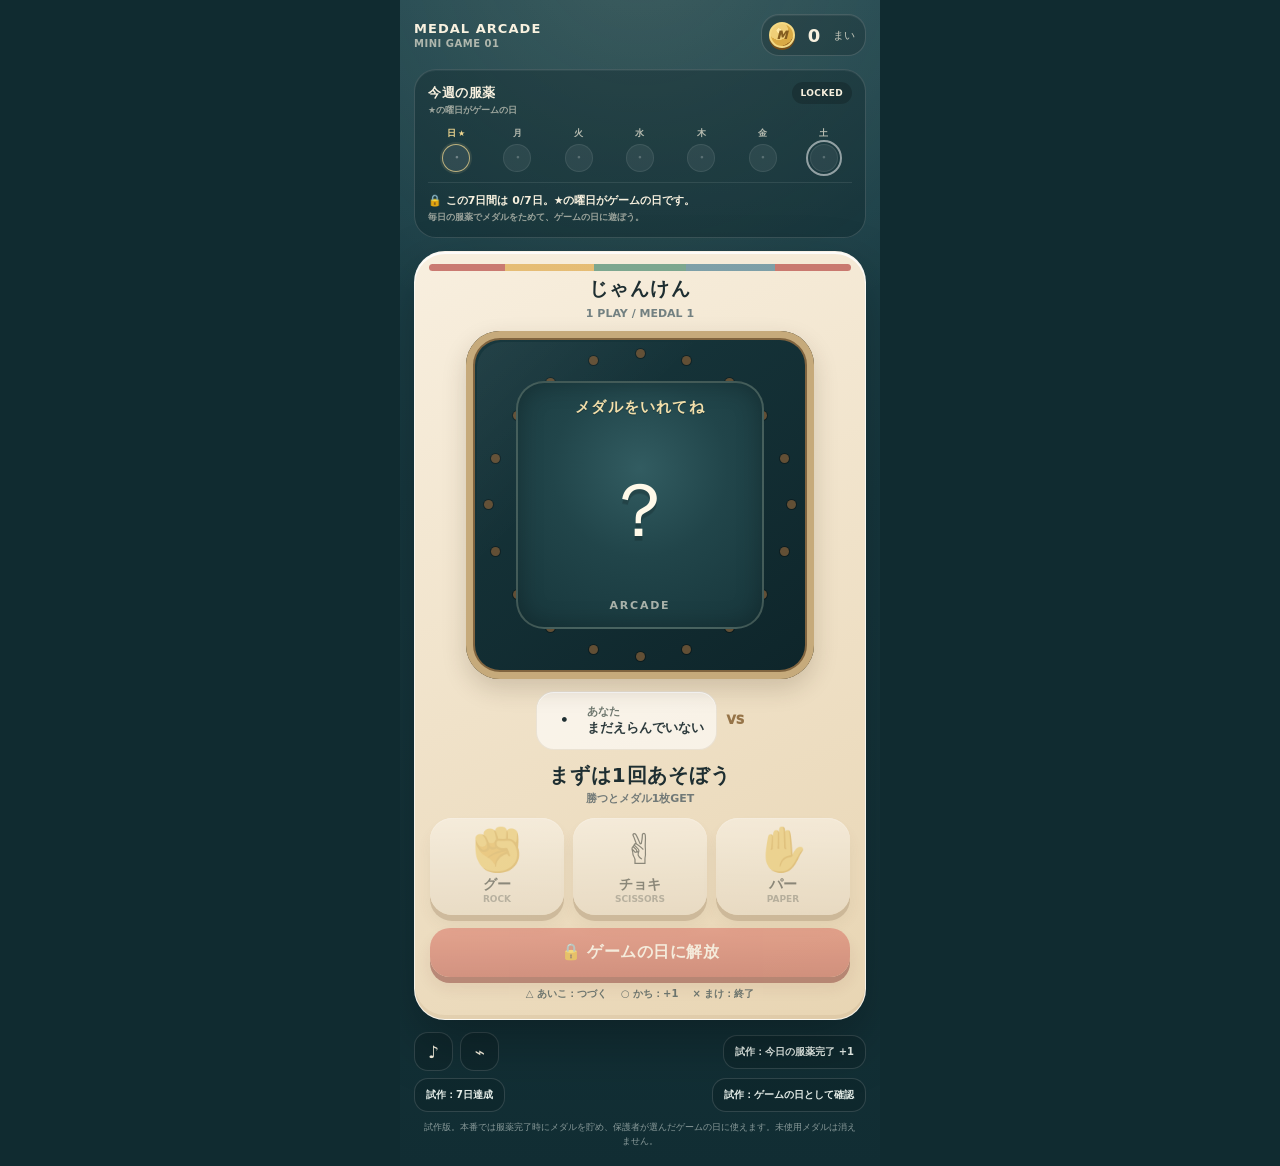
<file: games/janken/index.html>
<!doctype html>
<html lang="ja">
<head>
<meta charset="utf-8">
<meta name="viewport" content="width=device-width,initial-scale=1,viewport-fit=cover,user-scalable=no">
<meta name="theme-color" content="#18343a">
<title>じゃんけんアーケード v0.2</title>
<script>if(new URLSearchParams(location.search).get('embed')==='1')document.documentElement.classList.add('embed');</script>
<style>
:root{
  --bg:#17343a;
  --panel:#f4ead6;
  --panel2:#eadabb;
  --ink:#1e2e31;
  --muted:#647173;
  --gold:#d9aa45;
  --gold2:#f0cf78;
  --red:#c95c52;
  --green:#4d8c72;
  --blue:#4f8295;
  --shadow:0 22px 55px rgba(0,0,0,.28);
}
*{box-sizing:border-box;-webkit-tap-highlight-color:transparent}
html,body{margin:0;width:100%;min-height:100%;background:#102b30;color:var(--ink);font-family:ui-rounded,"Hiragino Maru Gothic ProN","Yu Gothic",system-ui,sans-serif}
body{display:flex;justify-content:center;min-height:100dvh;overflow-x:hidden}
button{font:inherit;color:inherit}
#app{position:relative;width:min(100vw,480px);min-height:100dvh;padding:max(14px,env(safe-area-inset-top)) 14px max(18px,env(safe-area-inset-bottom));background:
  radial-gradient(circle at 50% -5%,rgba(255,244,197,.12),transparent 34%),
  linear-gradient(180deg,#214750 0%,#17383f 42%,#112d33 100%);overflow:hidden}
.topbar{display:flex;align-items:center;justify-content:space-between;gap:10px;margin-bottom:13px;color:#f8f1df}
.title{font-weight:900;letter-spacing:.08em;font-size:13px}.subtitle{display:block;font-weight:600;opacity:.64;font-size:10px;margin-top:2px;letter-spacing:.05em}
.wallet{display:flex;align-items:center;gap:8px;padding:7px 10px 7px 7px;border:1px solid rgba(255,255,255,.15);border-radius:18px;background:rgba(0,0,0,.16);box-shadow:inset 0 1px rgba(255,255,255,.06)}
.coinMini{width:26px;height:26px;border-radius:50%;display:grid;place-items:center;background:radial-gradient(circle at 35% 30%,#ffe9a7 0 10%,var(--gold2) 11% 44%,var(--gold) 45% 73%,#a57225 74% 100%);border:2px solid #f5d983;color:#845d20;font-size:11px;font-weight:1000;box-shadow:0 2px 0 #764d17}
.wallet b{font-variant-numeric:tabular-nums;font-size:18px;min-width:22px;text-align:center}.wallet span{font-size:11px;opacity:.75}
.weekCard{margin:0 0 13px;padding:12px 13px;border:1px solid rgba(255,255,255,.14);border-radius:22px;background:rgba(5,22,25,.28);color:#f8f1df;box-shadow:inset 0 1px rgba(255,255,255,.05)}
.weekHead{display:flex;align-items:flex-start;justify-content:space-between;gap:10px}.weekHead strong{font-size:13px;letter-spacing:.04em}.weekHead small{display:block;margin-top:2px;font-size:9px;opacity:.58;font-weight:700}.accessBadge{flex:0 0 auto;padding:6px 9px;border-radius:999px;background:rgba(0,0,0,.2);font-size:9px;font-weight:900;letter-spacing:.04em}.accessBadge.open{background:rgba(77,140,114,.34);color:#dff7e9;box-shadow:inset 0 0 0 1px rgba(167,231,197,.24)}
.weekDays{display:grid;grid-template-columns:repeat(7,1fr);gap:5px;margin-top:10px}.dayCell{text-align:center;font-size:9px;font-weight:900;opacity:.7}.dayCell.gameDay{color:#f3d990;opacity:1}.gameDayMark{margin-left:2px;color:#f3d990;font-size:8px}.dayCell.gameDay .dayDot{border-color:rgba(243,217,144,.72);box-shadow:0 0 0 2px rgba(243,217,144,.10)}.dayDot{width:28px;height:28px;max-width:100%;aspect-ratio:1;border-radius:50%;margin:4px auto 0;display:grid;place-items:center;background:rgba(255,255,255,.09);border:1px solid rgba(255,255,255,.12);color:rgba(255,255,255,.32);font-size:13px}.dayCell.done{opacity:1}.dayCell.done .dayDot{background:radial-gradient(circle at 35% 30%,#ffe9a7 0 9%,#e0b252 10% 52%,#a97425 53% 100%);border-color:#efd27e;color:#75501c;box-shadow:0 2px 0 rgba(80,45,10,.45)}.dayCell.today .dayDot{outline:2px solid rgba(255,255,255,.74);outline-offset:2px}.weekStatus{margin-top:10px;padding-top:9px;border-top:1px solid rgba(255,255,255,.09);font-size:11px;font-weight:800;line-height:1.55}.weekStatus small{display:block;opacity:.58;font-size:9px;margin-top:2px;font-weight:700}
.machine{position:relative;background:linear-gradient(155deg,#f8efdf,#e8d5b3);border-radius:31px;padding:16px 15px 18px;box-shadow:var(--shadow),inset 0 2px rgba(255,255,255,.85),inset 0 -4px rgba(117,78,34,.08);border:1px solid rgba(255,255,255,.66);overflow:hidden}
.machine:before{content:"";position:absolute;left:14px;right:14px;top:12px;height:7px;border-radius:99px;background:linear-gradient(90deg,#b84d47 0 18%,#dfaa4d 18% 39%,#4d8c72 39% 61%,#4f8295 61% 82%,#b84d47 82%);opacity:.72}
.marquee{text-align:center;margin-top:8px;margin-bottom:10px}.marquee strong{display:block;font-size:19px;letter-spacing:.08em}.marquee small{font-size:11px;color:#728081;font-weight:700}
.screenShell{position:relative;margin:0 auto;width:min(92%,348px);aspect-ratio:1/1;border-radius:34px;background:linear-gradient(145deg,#18383e,#0e252a);box-shadow:inset 0 0 0 7px #c6aa7b,inset 0 0 0 9px #80643f,0 10px 24px rgba(55,37,15,.18);display:grid;place-items:center;overflow:hidden}
.screenShell:after{content:"";position:absolute;inset:11px;border-radius:26px;background:linear-gradient(135deg,rgba(255,255,255,.05),transparent 35%);pointer-events:none}
.ledRing{position:absolute;inset:9px;pointer-events:none}.led{position:absolute;width:9px;height:9px;border-radius:50%;background:#624f35;box-shadow:0 0 0 1px rgba(0,0,0,.32)}.led.on{background:#ffd46d;box-shadow:0 0 8px #ffcd52,0 0 16px rgba(255,196,62,.58)}
.centerDisplay{position:relative;z-index:2;width:71%;height:71%;border-radius:28px;background:radial-gradient(circle at 50% 35%,#325c61 0%,#21454a 44%,#17363b 100%);border:2px solid rgba(230,219,185,.2);display:grid;grid-template-rows:auto 1fr auto;align-items:center;text-align:center;padding:15px;color:#fff9e9;box-shadow:inset 0 0 24px rgba(0,0,0,.25)}
.call{font-size:15px;font-weight:900;letter-spacing:.08em;min-height:23px;color:#f2dfaa;text-shadow:0 1px 0 rgba(0,0,0,.25)}
.cpuHand{font-size:82px;line-height:1;filter:drop-shadow(0 5px 0 rgba(0,0,0,.18));transform:scale(.92);transition:transform .2s cubic-bezier(.2,1.3,.35,1),filter .2s}.cpuHand.reveal{transform:scale(1.08)}
.cpuLabel{font-size:11px;opacity:.62;font-weight:800;letter-spacing:.16em}
.vsStrip{display:flex;align-items:center;justify-content:center;gap:10px;margin:12px 0 10px}.playerChoice{display:flex;align-items:center;gap:8px;min-width:135px;padding:8px 12px;border-radius:18px;background:rgba(255,255,255,.6);box-shadow:inset 0 1px #fff;border:1px solid rgba(108,79,37,.1)}.playerChoice .hand{font-size:30px}.playerChoice .text{font-size:11px;color:#6f786f;font-weight:800}.playerChoice strong{display:block;font-size:13px;color:#2d3b3d}.vs{font-weight:1000;color:#967448;font-size:12px}
.message{text-align:center;min-height:48px;display:grid;place-items:center;margin:2px 0 10px}.message strong{display:block;font-size:20px;letter-spacing:.04em}.message small{display:block;margin-top:2px;font-size:11px;color:#717977;font-weight:700}.message.win strong{color:#34745d}.message.lose strong{color:#9a514c}.message.draw strong{color:#806638}
.handButtons{display:grid;grid-template-columns:repeat(3,1fr);gap:9px}.handBtn{position:relative;border:0;border-radius:22px;padding:10px 5px 11px;background:linear-gradient(#fffaf0,#eadcc1);box-shadow:0 6px 0 #b89565,0 10px 17px rgba(90,62,28,.14),inset 0 1px #fff;cursor:pointer;transition:transform .07s,box-shadow .07s,filter .15s}.handBtn:active:not(:disabled){transform:translateY(5px);box-shadow:0 1px 0 #b89565,0 4px 9px rgba(90,62,28,.12)}.handBtn:disabled{filter:grayscale(.35);opacity:.48;cursor:default}.handBtn .emoji{display:block;font-size:42px;line-height:1.05}.handBtn b{display:block;margin-top:4px;font-size:14px}.handBtn small{display:block;font-size:9px;color:#7d817b;font-weight:800}
.controls{margin-top:13px;display:grid;gap:9px}.playBtn{width:100%;border:0;border-radius:20px;padding:14px 16px;background:linear-gradient(180deg,#d86459,#b7443f);box-shadow:0 6px 0 #812e2b,0 10px 18px rgba(110,40,35,.19);color:white;font-weight:1000;letter-spacing:.03em;cursor:pointer}.playBtn:active:not(:disabled){transform:translateY(4px);box-shadow:0 2px 0 #812e2b,0 5px 10px rgba(110,40,35,.15)}.playBtn:disabled{opacity:.48;cursor:default}.playBtn .cost{opacity:.78;font-size:11px;margin-left:4px}
.rules{display:flex;justify-content:center;gap:14px;margin-top:10px;color:#6c766f;font-size:10px;font-weight:800}.rules span{display:flex;align-items:center;gap:4px}
.utility{margin-top:12px;display:flex;align-items:center;justify-content:space-between;gap:8px;color:#e6eee9}.toggles{display:flex;gap:7px}.iconBtn{width:39px;height:39px;border:1px solid rgba(255,255,255,.14);border-radius:14px;background:rgba(0,0,0,.14);color:#f7f1df;font-size:17px}.iconBtn[aria-pressed="false"]{opacity:.42}.testBtn{border:1px solid rgba(255,255,255,.14);border-radius:14px;background:rgba(0,0,0,.12);color:#e6eee9;padding:9px 11px;font-size:10px;font-weight:800;cursor:pointer}
.note{margin:9px 6px 0;text-align:center;color:rgba(235,242,237,.55);font-size:9px;line-height:1.5}
.coinDrop{position:absolute;z-index:80;width:47px;height:47px;border-radius:50%;display:grid;place-items:center;background:radial-gradient(circle at 35% 30%,#fff0b7 0 9%,#f0cf78 10% 44%,#d29d37 45% 75%,#9b661d 76%);border:3px solid #f7dc88;color:#805516;font-weight:1000;box-shadow:0 6px 0 #805116,0 10px 25px rgba(0,0,0,.26);left:50%;top:40%;transform:translate(-50%,-50%) scale(.35);opacity:0;pointer-events:none}.coinDrop.go{animation:coinDrop 1s cubic-bezier(.18,.78,.23,1) forwards}@keyframes coinDrop{0%{opacity:0;transform:translate(-50%,-120%) scale(.3) rotate(-80deg)}25%{opacity:1;transform:translate(-50%,-55%) scale(1.1) rotate(8deg)}65%{opacity:1;transform:translate(-50%,75%) scale(1) rotate(22deg)}100%{opacity:0;transform:translate(-50%,260%) scale(.65) rotate(65deg)}}
.flash{position:absolute;inset:0;pointer-events:none;z-index:70;opacity:0}.flash.win{background:radial-gradient(circle,rgba(255,238,151,.38),transparent 55%);animation:flash .55s ease-out}.flash.lose{background:radial-gradient(circle,rgba(215,105,91,.13),transparent 58%);animation:flash .45s ease-out}@keyframes flash{0%{opacity:0}25%{opacity:1}100%{opacity:0}}
.shake{animation:shake .28s ease-out}@keyframes shake{20%{transform:translateX(-4px)}45%{transform:translateX(4px)}70%{transform:translateX(-2px)}100%{transform:translateX(0)}}
@media (max-height:760px){.machine{padding-top:12px}.marquee{margin-bottom:7px}.marquee strong{font-size:16px}.screenShell{width:min(78vw,290px)}.cpuHand{font-size:68px}.handBtn .emoji{font-size:36px}.handBtn{padding:7px 4px 8px}.controls{margin-top:9px}.utility{margin-top:8px}}
@media (prefers-reduced-motion:reduce){*,*:before,*:after{animation-duration:.01ms!important;animation-iteration-count:1!important;transition-duration:.01ms!important}}
</style>
<style id="arcade-embed-style">
html.embed,html.embed body{background:#173740!important;min-height:100%!important}
html.embed body{display:block!important;overflow:auto!important}
html.embed #app{width:100%!important;min-height:100vh!important;padding:8px!important;background:transparent!important}
html.embed .topbar,
html.embed .weekCard,
html.embed .utility,
html.embed .note,
html.embed .noteText,
html.embed .devTools,
html.embed details.devTools,
html.embed .demoGuide,
html.embed .startOverlay{display:none!important}
html.embed .machine{margin:0 auto!important;max-width:470px!important;box-shadow:none!important}
html.embed .screenShell{max-width:100%!important}
html.embed .gameScreen{max-height:none!important}
</style>
</head>
<body>
<div id="app">
  <div class="topbar">
    <div class="title">MEDAL ARCADE<span class="subtitle">MINI GAME 01</span></div>
    <div class="wallet" aria-label="所持メダル"><i class="coinMini">M</i><b id="medalCount">0</b><span>まい</span></div>
  </div>

  <section class="weekCard" aria-label="今週の服薬とゲーム解放状況">
    <div class="weekHead">
      <div><strong>今週の服薬</strong><small>★の曜日がゲームの日</small></div>
      <span class="accessBadge" id="accessBadge">LOCKED</span>
    </div>
    <div class="weekDays" id="weekDays"></div>
    <div class="weekStatus" id="weekStatus"></div>
  </section>

  <main class="machine" id="machine">
    <div class="marquee"><strong>じゃんけん</strong><small>1 PLAY / MEDAL 1</small></div>

    <section class="screenShell" aria-label="じゃんけん表示">
      <div class="ledRing" id="ledRing" aria-hidden="true"></div>
      <div class="centerDisplay">
        <div class="call" id="callText">メダルをいれてね</div>
        <div class="cpuHand" id="cpuHand">？</div>
        <div class="cpuLabel">ARCADE</div>
      </div>
    </section>

    <div class="vsStrip">
      <div class="playerChoice"><span class="hand" id="playerHand">・</span><span class="text">あなた<strong id="playerText">まだえらんでいない</strong></span></div>
      <div class="vs">VS</div>
    </div>

    <div class="message" id="message"><div><strong>まずは1回あそぼう</strong><small>勝つとメダル1枚GET</small></div></div>

    <div class="handButtons" aria-label="出す手を選ぶ">
      <button class="handBtn" data-hand="rock" disabled><span class="emoji">✊</span><b>グー</b><small>ROCK</small></button>
      <button class="handBtn" data-hand="scissors" disabled><span class="emoji">✌️</span><b>チョキ</b><small>SCISSORS</small></button>
      <button class="handBtn" data-hand="paper" disabled><span class="emoji">✋</span><b>パー</b><small>PAPER</small></button>
    </div>

    <div class="controls">
      <button class="playBtn" id="playBtn">メダルをつかって あそぶ <span class="cost">-1</span></button>
    </div>
    <div class="rules"><span>△ あいこ：つづく</span><span>○ かち：+1</span><span>× まけ：終了</span></div>
    <div class="flash" id="flash"></div>
    <div class="coinDrop" id="coinDrop">+1</div>
  </main>

  <div class="utility">
    <div class="toggles">
      <button class="iconBtn" id="soundBtn" aria-label="音のオン・オフ" aria-pressed="true">♪</button>
      <button class="iconBtn" id="vibeBtn" aria-label="振動のオン・オフ" aria-pressed="true">⌁</button>
    </div>
    <button class="testBtn" id="testMedalBtn">試作：今日の服薬完了 +1</button>
  </div>
  <div class="utility" style="margin-top:7px">
    <button class="testBtn" id="testWeekBtn">試作：7日達成</button>
    <button class="testBtn" id="testSundayBtn">試作：ゲームの日として確認</button>
  </div>
  <p class="note">試作版。本番では服薬完了時にメダルを貯め、保護者が選んだゲームの日に使えます。未使用メダルは消えません。</p>
</div>
<script>
(()=>{
'use strict';
const STORE='medicine-medal-arcade-wallet-v2';
const LEGACY_STORE='medicine-medal-arcade-wallet-v1';
const SETTINGS='medicine-medal-arcade-settings-v1';
const ADHERENCE='medicine-medal-weekly-adherence-v1';
const DEBUG='medicine-medal-arcade-debug-v1';
const TZ='Asia/Tokyo';
const PARENT_SETTINGS='medicine-medal-parent-settings-v1';
const hands={rock:{emoji:'✊',label:'グー'},scissors:{emoji:'✌️',label:'チョキ'},paper:{emoji:'✋',label:'パー'}};
const keys=Object.keys(hands);
const beats={rock:'scissors',scissors:'paper',paper:'rock'};
const medalCount=document.getElementById('medalCount');
const playBtn=document.getElementById('playBtn');
const handBtns=[...document.querySelectorAll('.handBtn')];
const callText=document.getElementById('callText');
const cpuHand=document.getElementById('cpuHand');
const playerHand=document.getElementById('playerHand');
const playerText=document.getElementById('playerText');
const message=document.getElementById('message');
const machine=document.getElementById('machine');
const flash=document.getElementById('flash');
const coinDrop=document.getElementById('coinDrop');
const soundBtn=document.getElementById('soundBtn');
const vibeBtn=document.getElementById('vibeBtn');
const testMedalBtn=document.getElementById('testMedalBtn');
const testWeekBtn=document.getElementById('testWeekBtn');
const testSundayBtn=document.getElementById('testSundayBtn');
const weekDays=document.getElementById('weekDays');
const weekStatus=document.getElementById('weekStatus');
const accessBadge=document.getElementById('accessBadge');
let wallet=loadWallet();
let settings=loadJson(SETTINGS,{sound:true,vibe:true});
let adherence=loadJson(ADHERENCE,{doneDates:{}}); if(!adherence.doneDates) adherence.doneDates={};
let debug=loadJson(DEBUG,{sunday:false});
let state='idle';
let ledTimer=0,ledIndex=0,roundToken=0;
let audio=null;
setupLeds();renderAll();renderSettings();

playBtn.addEventListener('click',startPlay);
handBtns.forEach(b=>b.addEventListener('click',()=>choose(b.dataset.hand)));
soundBtn.addEventListener('click',()=>{settings.sound=!settings.sound;saveSettings();renderSettings();if(settings.sound)tone(520,.05,.025)});
vibeBtn.addEventListener('click',()=>{settings.vibe=!settings.vibe;saveSettings();renderSettings();vibrate(8)});
testMedalBtn.addEventListener('click',markMedicationDone);
testWeekBtn.addEventListener('click',()=>{weekKeys().forEach(k=>adherence.doneDates[k]=true);saveAdherence();renderAll();tone(660,.06,.025);setTimeout(()=>tone(880,.08,.02),75);vibrate(10)});
testSundayBtn.addEventListener('click',()=>{debug.sunday=!debug.sunday;localStorage.setItem(DEBUG,JSON.stringify(debug));renderAll();tone(debug.sunday?720:420,.06,.02)});

function setupLeds(){
  const ring=document.getElementById('ledRing');
  const n=20;
  for(let i=0;i<n;i++){
    const d=document.createElement('i');d.className='led';
    const a=(Math.PI*2*i/n)-Math.PI/2;const r=46;
    d.style.left=`calc(50% + ${Math.cos(a)*r}% - 4.5px)`;d.style.top=`calc(50% + ${Math.sin(a)*r}% - 4.5px)`;ring.appendChild(d);
  }
}
function markMedicationDone(){
  const key=currentDateKey();
  if(adherence.doneDates[key]){setMessage('今日は記録ずみ','メダルはすでに受け取っています','draw');tone(330,.05,.015);return;}
  adherence.doneDates[key]=true;saveAdherence();wallet++;saveWallet();renderAll();coinPulseTop();tone(660,.06,.025);setTimeout(()=>tone(880,.08,.02),75);vibrate(10);
  if(isUnlocked())setMessage('記録できた！','今日はゲームの日。メダル解放！','win');
  else setMessage('メダルを1枚ためた','ゲームの日まで大切にためておこう','');
}
function startPlay(){
  if(state!=='idle'&&state!=='over')return;
  if(!isUnlocked()){setMessage(isGameDay()?'まだ解放されていません':'今日はゲームの日ではありません',isGameDay()?'今日はゲームの日です':'貯めたメダルはゲームの日に使えます','lose');tone(220,.08,.015);vibrate(10);return;}
  if(wallet<1){setMessage('メダルがありません','服薬できた日に1枚ずつ貯まります','lose');tone(220,.08,.015);vibrate(10);return;}
  wallet--;saveWallet();renderAll();
  state='ready';roundToken++;playBtn.disabled=true;
  cpuHand.textContent='？';cpuHand.classList.remove('reveal');playerHand.textContent='・';playerText.textContent='まだえらんでいない';
  setMessage('じゃんけん開始！','光っているあいだに手をえらぼう','');callText.textContent='じゃん… けん…';enableHands(true);startLedSweep();tone(330,.07,.022);setTimeout(()=>tone(392,.07,.022),130);vibrate(6);
}
function choose(hand){
  if(state!=='ready')return;state='reveal';enableHands(false);stopLedSweep();const token=++roundToken;
  playerHand.textContent=hands[hand].emoji;playerText.textContent=hands[hand].label;callText.textContent='ぽん！';tone(520,.045,.03);vibrate(7);
  const cpu=randomHand();setTimeout(()=>{if(token!==roundToken)return;cpuHand.textContent=hands[cpu].emoji;cpuHand.classList.add('reveal');tone(620,.05,.025);resolve(hand,cpu,token);},260);
}
function resolve(player,cpu,token){
  if(player===cpu){state='draw';setMessage('あいこ！','追加メダルなし。このままもう一度','draw');pulseFlash('');tone(440,.05,.02);setTimeout(()=>tone(440,.05,.02),80);setTimeout(()=>{if(token!==roundToken)return;state='ready';cpuHand.textContent='？';cpuHand.classList.remove('reveal');playerHand.textContent='・';playerText.textContent='もう一度えらぼう';callText.textContent='あいこで…';enableHands(true);startLedSweep();},700);return;}
  if(beats[player]===cpu){state='win';setMessage('かった！','メダルを1枚GET。この日なら続けて使える','win');callText.textContent='WIN';pulseFlash('win');tone(523,.07,.028);setTimeout(()=>tone(659,.08,.03),85);setTimeout(()=>tone(784,.13,.035),170);vibrate([12,35,18]);setTimeout(()=>awardMedal(),260);setTimeout(()=>endPlay(),1050);}
  else{state='lose';setMessage('今回はまけ','残りメダルがあればゲームの日にまた挑戦','lose');callText.textContent='TRY AGAIN';pulseFlash('lose');machine.classList.add('shake');setTimeout(()=>machine.classList.remove('shake'),330);tone(310,.08,.018);setTimeout(()=>tone(240,.12,.016),85);vibrate(18);setTimeout(()=>endPlay(),760);}
}
function awardMedal(){coinDrop.classList.remove('go');void coinDrop.offsetWidth;coinDrop.classList.add('go');setTimeout(()=>{wallet++;saveWallet();renderAll();coinPulseTop();},560);}
function endPlay(){stopLedSweep();enableHands(false);state='over';renderAll();}
function enableHands(on){handBtns.forEach(b=>b.disabled=!on)}
function randomHand(){if(window.crypto&&crypto.getRandomValues){const a=new Uint32Array(1);crypto.getRandomValues(a);return keys[a[0]%3]}return keys[Math.floor(Math.random()*3)];}
function startLedSweep(){stopLedSweep();const leds=[...document.querySelectorAll('.led')];ledTimer=setInterval(()=>{leds.forEach((d,i)=>d.classList.toggle('on',i===ledIndex||i===(ledIndex+1)%leds.length));ledIndex=(ledIndex+1)%leds.length;},70)}
function stopLedSweep(){clearInterval(ledTimer);document.querySelectorAll('.led').forEach(d=>d.classList.remove('on'))}
function setMessage(main,sub,type){message.className='message'+(type?' '+type:'');message.innerHTML=`<div><strong>${main}</strong><small>${sub}</small></div>`}
function pulseFlash(type){flash.className='flash';void flash.offsetWidth;if(type)flash.classList.add(type)}
function coinPulseTop(){const c=document.querySelector('.coinMini');c.animate([{transform:'scale(1)'},{transform:'scale(1.28) rotate(-8deg)'},{transform:'scale(1)'}],{duration:360,easing:'cubic-bezier(.2,1.5,.35,1)'})}

function renderAll(){renderWallet();renderWeek();renderAccess();}
function renderWallet(){medalCount.textContent=wallet;}
function renderWeek(){
  const keys=weekKeys(), names=['日','月','火','水','木','金','土'], today=currentDateKey();weekDays.innerHTML='';
  keys.forEach((k,i)=>{const d=document.createElement('div');const gameDay=getGameDays().includes(dayOfWeek(k));d.className='dayCell'+(adherence.doneDates[k]?' done':'')+(k===today?' today':'')+(gameDay?' gameDay':'');d.innerHTML=`${names[dayOfWeek(k)]}${gameDay?'<span class="gameDayMark">★</span>':''}<div class="dayDot">${adherence.doneDates[k]?'M':'・'}</div>`;weekDays.appendChild(d)});
  const count=keys.filter(k=>adherence.doneDates[k]).length;
  if(isUnlocked()){accessBadge.textContent='OPEN';accessBadge.classList.add('open');weekStatus.innerHTML=`🎮 <b>今日はゲームの日！</b>　${wallet}枚のメダルを使えます。<small>勝って増えたメダルも、今日ならそのまま使えます。</small>`;}
  else{accessBadge.textContent='LOCKED';accessBadge.classList.remove('open');weekStatus.innerHTML=`🔒 この7日間は ${count}/7日。★の曜日がゲームの日です。<small>毎日の服薬でメダルをためて、ゲームの日に遊ぼう。</small>`;}
  testSundayBtn.textContent=debug.sunday?'試作：実際の曜日に戻す':'試作：ゲームの日として確認';
}
function renderAccess(){
  const playable=isUnlocked()&&wallet>0&&(state==='idle'||state==='over');playBtn.disabled=!playable;
  if(state==='ready'||state==='reveal'||state==='draw'||state==='win'||state==='lose'){playBtn.disabled=true;return;}
  if(!isGameDay())playBtn.innerHTML='🔒 ゲームの日に解放';
  
  else if(wallet<1)playBtn.innerHTML='メダルがありません';
  else playBtn.innerHTML='メダルをつかって あそぶ <span class="cost">-1</span>';
}
function getGameDays(){try{const raw=JSON.parse(localStorage.getItem(PARENT_SETTINGS)||'{}');const src=Array.isArray(raw.gameDays)?raw.gameDays:(Number.isInteger(Number(raw.gameDay))?[Number(raw.gameDay)]:[0]);const days=[...new Set(src.map(Number).filter(d=>Number.isInteger(d)&&d>=0&&d<=6))];return days.length?days:[0]}catch(_){return[0]}}
function isUnlocked(){return isGameDay()}
function isGameDay(){return getGameDays().includes(dayOfWeek(currentDateKey()))}
function weekComplete(){return weekKeys().every(k=>!!adherence.doneDates[k]);}
function weekKeys(){const today=currentDateKey(),start=addDaysKey(today,-6);return Array.from({length:7},(_,i)=>addDaysKey(start,i))}function currentDateKey(){const real=todayJstKey();if(!debug.sunday)return real;const cur=dayOfWeek(real),delta=Math.min(...getGameDays().map(d=>(d-cur+7)%7));return addDaysKey(real,delta)}function todayJstKey(){const parts=new Intl.DateTimeFormat('en-CA',{timeZone:TZ,year:'numeric',month:'2-digit',day:'2-digit'}).formatToParts(new Date());const p=Object.fromEntries(parts.filter(x=>x.type!=='literal').map(x=>[x.type,x.value]));return `${p.year}-${p.month}-${p.day}`;}
function weekStartKey(key){const d=parseKey(key),day=d.getUTCDay(),offset=(day+6)%7;d.setUTCDate(d.getUTCDate()-offset);return keyFromDate(d);}
function addDaysKey(key,n){const d=parseKey(key);d.setUTCDate(d.getUTCDate()+n);return keyFromDate(d);}
function dayOfWeek(key){return parseKey(key).getUTCDay();}
function parseKey(key){return new Date(key+'T00:00:00Z');}
function keyFromDate(d){return `${d.getUTCFullYear()}-${String(d.getUTCMonth()+1).padStart(2,'0')}-${String(d.getUTCDate()).padStart(2,'0')}`;}

function renderSettings(){soundBtn.setAttribute('aria-pressed',String(settings.sound));vibeBtn.setAttribute('aria-pressed',String(settings.vibe))}
function saveWallet(){localStorage.setItem(STORE,String(wallet))}
function saveSettings(){localStorage.setItem(SETTINGS,JSON.stringify(settings))}
function saveAdherence(){localStorage.setItem(ADHERENCE,JSON.stringify(adherence))}
function loadWallet(){const own=parseInt(localStorage.getItem(STORE),10);if(Number.isFinite(own))return own;const legacy=parseInt(localStorage.getItem(LEGACY_STORE),10);const v=Number.isFinite(legacy)?legacy:0;localStorage.setItem(STORE,String(v));return v;}
function loadJson(k,f){try{return {...f,...JSON.parse(localStorage.getItem(k)||'{}')}}catch(_){return f}}
function tone(freq,dur=.08,vol=.02,type='square'){if(!settings.sound)return;try{audio=audio||new (window.AudioContext||window.webkitAudioContext)();const o=audio.createOscillator(),g=audio.createGain();o.type=type;o.frequency.value=freq;g.gain.setValueAtTime(.0001,audio.currentTime);g.gain.exponentialRampToValueAtTime(vol,audio.currentTime+.008);g.gain.exponentialRampToValueAtTime(.0001,audio.currentTime+dur);o.connect(g);g.connect(audio.destination);o.start();o.stop(audio.currentTime+dur+.02)}catch(_){}}
function vibrate(p){if(settings.vibe&&navigator.vibrate)navigator.vibrate(p)}
})();
</script>
</body>
</html>
</file>
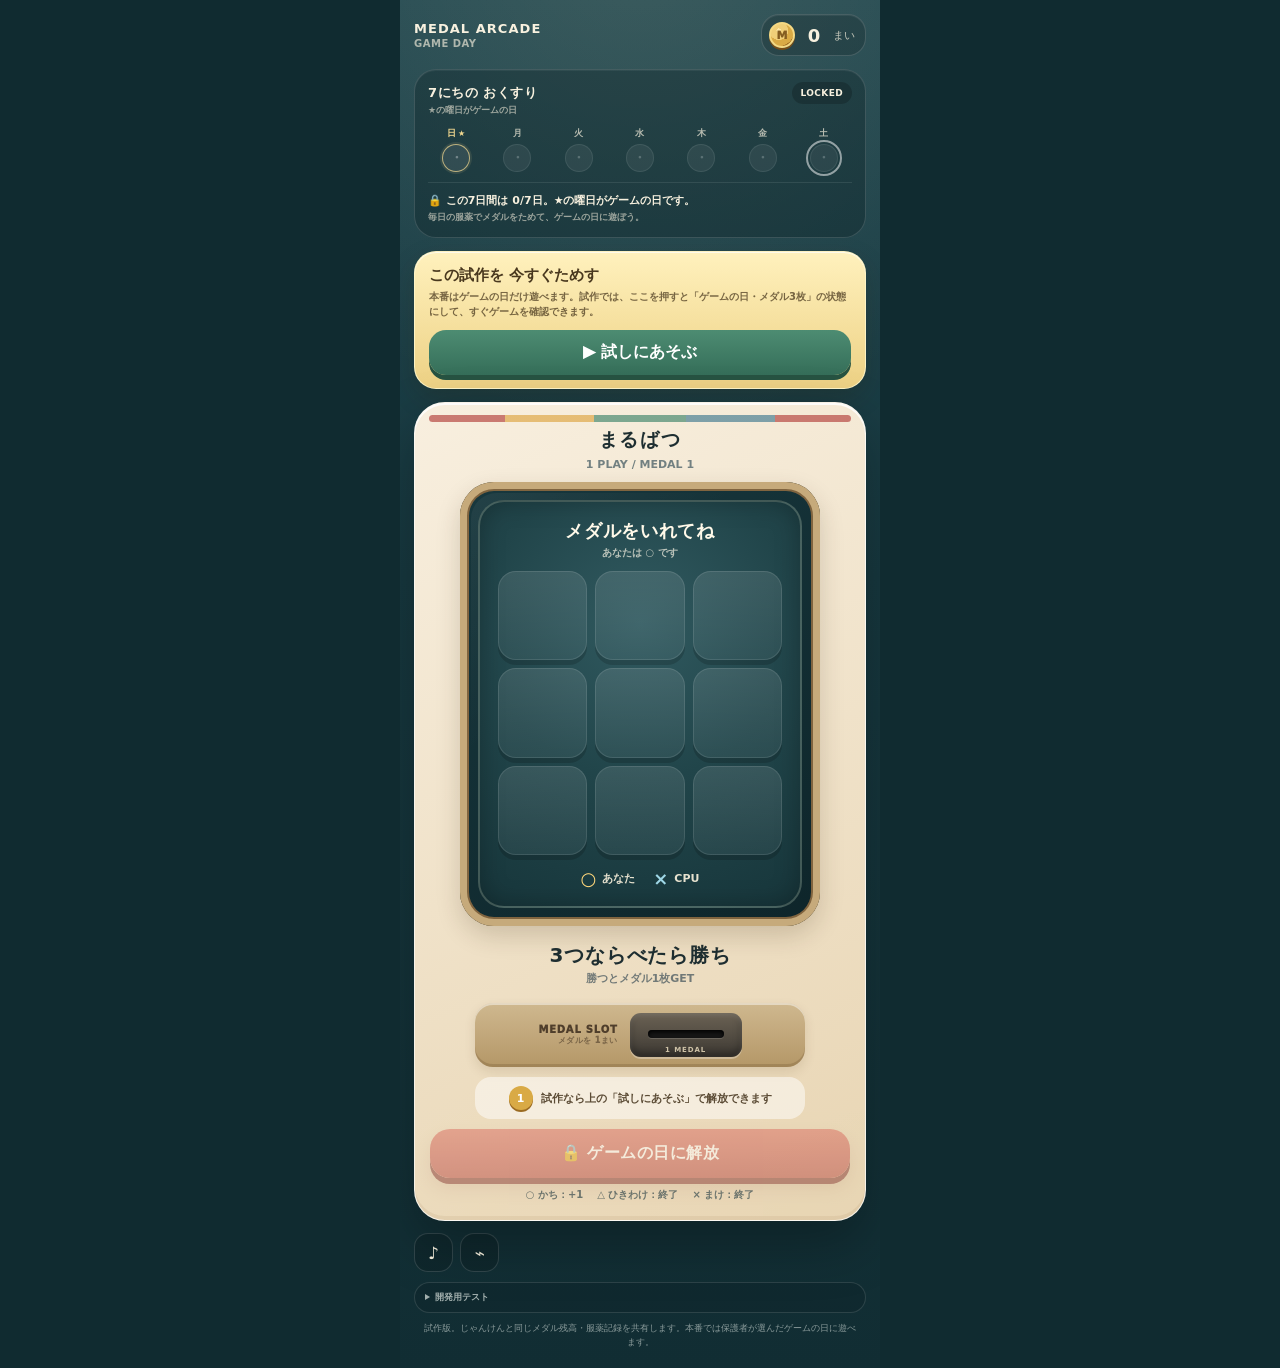
<file: games/marubatsu/index.html>
<!doctype html>
<html lang="ja">
<head>
<meta charset="utf-8">
<meta name="viewport" content="width=device-width,initial-scale=1,viewport-fit=cover,user-scalable=no">
<meta name="theme-color" content="#18343a">
<title>まるばつアーケード v0.1.1</title>
<script>if(new URLSearchParams(location.search).get('embed')==='1')document.documentElement.classList.add('embed');</script>
<style>
:root{
  --bg:#17343a;--panel:#f4ead6;--panel2:#eadabb;--ink:#1e2e31;--muted:#647173;
  --gold:#d9aa45;--gold2:#f0cf78;--red:#c95c52;--green:#4d8c72;--blue:#4f8295;--shadow:0 22px 55px rgba(0,0,0,.28)
}
*{box-sizing:border-box;-webkit-tap-highlight-color:transparent}
html,body{margin:0;width:100%;min-height:100%;background:#102b30;color:var(--ink);font-family:ui-rounded,"Hiragino Maru Gothic ProN","Yu Gothic",system-ui,sans-serif}
body{display:flex;justify-content:center;min-height:100dvh;overflow-x:hidden}
button{font:inherit;color:inherit}
#app{position:relative;width:min(100vw,480px);min-height:100dvh;padding:max(14px,env(safe-area-inset-top)) 14px max(18px,env(safe-area-inset-bottom));background:radial-gradient(circle at 50% -5%,rgba(255,244,197,.12),transparent 34%),linear-gradient(180deg,#214750 0%,#17383f 42%,#112d33 100%);overflow:hidden}
.topbar{display:flex;align-items:center;justify-content:space-between;gap:10px;margin-bottom:13px;color:#f8f1df}
.title{font-weight:900;letter-spacing:.08em;font-size:13px}.subtitle{display:block;font-weight:600;opacity:.64;font-size:10px;margin-top:2px;letter-spacing:.05em}
.wallet{display:flex;align-items:center;gap:8px;padding:7px 10px 7px 7px;border:1px solid rgba(255,255,255,.15);border-radius:18px;background:rgba(0,0,0,.16);box-shadow:inset 0 1px rgba(255,255,255,.06)}
.coinMini{width:26px;height:26px;border-radius:50%;display:grid;place-items:center;background:radial-gradient(circle at 35% 30%,#ffe9a7 0 10%,var(--gold2) 11% 44%,var(--gold) 45% 73%,#a57225 74% 100%);border:2px solid #f5d983;color:#845d20;font-size:11px;font-weight:1000;box-shadow:0 2px 0 #764d17}
.wallet b{font-variant-numeric:tabular-nums;font-size:18px;min-width:22px;text-align:center}.wallet span{font-size:11px;opacity:.75}
.weekCard{margin:0 0 13px;padding:12px 13px;border:1px solid rgba(255,255,255,.14);border-radius:22px;background:rgba(5,22,25,.28);color:#f8f1df;box-shadow:inset 0 1px rgba(255,255,255,.05)}
.weekHead{display:flex;align-items:flex-start;justify-content:space-between;gap:10px}.weekHead strong{font-size:13px;letter-spacing:.04em}.weekHead small{display:block;margin-top:2px;font-size:9px;opacity:.58;font-weight:700}
.accessBadge{flex:0 0 auto;padding:6px 9px;border-radius:999px;background:rgba(0,0,0,.2);font-size:9px;font-weight:900;letter-spacing:.04em}.accessBadge.open{background:rgba(77,140,114,.34);color:#dff7e9;box-shadow:inset 0 0 0 1px rgba(167,231,197,.24)}
.weekDays{display:grid;grid-template-columns:repeat(7,1fr);gap:5px;margin-top:10px}.dayCell{text-align:center;font-size:9px;font-weight:900;opacity:.7}.dayCell.gameDay{color:#f3d990;opacity:1}.gameDayMark{margin-left:2px;color:#f3d990;font-size:8px}.dayCell.gameDay .dayDot{border-color:rgba(243,217,144,.72);box-shadow:0 0 0 2px rgba(243,217,144,.10)}.dayDot{width:28px;height:28px;max-width:100%;aspect-ratio:1;border-radius:50%;margin:4px auto 0;display:grid;place-items:center;background:rgba(255,255,255,.09);border:1px solid rgba(255,255,255,.12);color:rgba(255,255,255,.32);font-size:13px}.dayCell.done{opacity:1}.dayCell.done .dayDot{background:radial-gradient(circle at 35% 30%,#ffe9a7 0 9%,#e0b252 10% 52%,#a97425 53% 100%);border-color:#efd27e;color:#75501c;box-shadow:0 2px 0 rgba(80,45,10,.45)}.dayCell.today .dayDot{outline:2px solid rgba(255,255,255,.74);outline-offset:2px}
.weekStatus{margin-top:10px;padding-top:9px;border-top:1px solid rgba(255,255,255,.09);font-size:11px;font-weight:800;line-height:1.55}.weekStatus small{display:block;opacity:.58;font-size:9px;margin-top:2px;font-weight:700}
.machine{position:relative;background:linear-gradient(155deg,#f8efdf,#e8d5b3);border-radius:31px;padding:16px 15px 18px;box-shadow:var(--shadow),inset 0 2px rgba(255,255,255,.85),inset 0 -4px rgba(117,78,34,.08);border:1px solid rgba(255,255,255,.66);overflow:hidden}
.machine:before{content:"";position:absolute;left:14px;right:14px;top:12px;height:7px;border-radius:99px;background:linear-gradient(90deg,#b84d47 0 18%,#dfaa4d 18% 39%,#4d8c72 39% 61%,#4f8295 61% 82%,#b84d47 82%);opacity:.72}
.marquee{text-align:center;margin-top:8px;margin-bottom:10px}.marquee strong{display:block;font-size:19px;letter-spacing:.08em}.marquee small{font-size:11px;color:#728081;font-weight:700}
.screenShell{position:relative;margin:0 auto;width:min(94%,360px);border-radius:34px;background:linear-gradient(145deg,#18383e,#0e252a);box-shadow:inset 0 0 0 7px #c6aa7b,inset 0 0 0 9px #80643f,0 10px 24px rgba(55,37,15,.18);padding:18px;overflow:hidden}
.screenShell:after{content:"";position:absolute;inset:11px;border-radius:26px;background:linear-gradient(135deg,rgba(255,255,255,.05),transparent 35%);pointer-events:none}
.gameScreen{position:relative;z-index:2;border-radius:26px;background:radial-gradient(circle at 50% 30%,#315a60 0%,#21454a 48%,#17363b 100%);border:2px solid rgba(230,219,185,.2);padding:17px;color:#fff9e9;box-shadow:inset 0 0 24px rgba(0,0,0,.25)}
.turnLine{text-align:center;min-height:42px;margin-bottom:10px}.turnLine strong{display:block;font-size:18px;letter-spacing:.04em}.turnLine small{display:block;font-size:10px;opacity:.68;margin-top:3px;font-weight:700}
.board{width:min(78vw,284px);max-width:100%;aspect-ratio:1;margin:0 auto;display:grid;grid-template-columns:repeat(3,1fr);gap:8px}
.cell{border:0;border-radius:18px;background:linear-gradient(180deg,rgba(255,255,255,.11),rgba(255,255,255,.05));box-shadow:inset 0 0 0 1px rgba(255,255,255,.11),0 5px 0 rgba(0,0,0,.16);display:grid;place-items:center;font-size:48px;font-weight:1000;color:#fff;cursor:pointer;transition:transform .08s,background .16s,box-shadow .16s,opacity .16s;aspect-ratio:1}
.cell:active:not(:disabled){transform:translateY(4px);box-shadow:inset 0 0 0 1px rgba(255,255,255,.1),0 1px 0 rgba(0,0,0,.18)}
.cell:disabled{cursor:default}.cell.player{color:#ffd77b;text-shadow:0 3px 0 rgba(112,70,13,.26),0 0 16px rgba(255,213,108,.18)}.cell.cpu{color:#9fd8e7;text-shadow:0 3px 0 rgba(13,70,88,.26),0 0 16px rgba(118,207,230,.18)}
.cell.winCell{background:linear-gradient(180deg,rgba(255,225,125,.34),rgba(255,255,255,.08));box-shadow:inset 0 0 0 2px rgba(255,227,134,.58),0 0 22px rgba(255,210,90,.26)}
.legend{display:flex;justify-content:center;gap:18px;margin-top:13px;font-size:11px;font-weight:900;color:#e7e2cf}.legend span{display:flex;gap:6px;align-items:center}.legend i{font-style:normal;font-size:18px}.legend .p i{color:#ffd77b}.legend .c i{color:#9fd8e7}
.message{text-align:center;min-height:55px;display:grid;place-items:center;margin:10px 0 10px}.message strong{display:block;font-size:20px;letter-spacing:.04em}.message small{display:block;margin-top:2px;font-size:11px;color:#717977;font-weight:700}.message.win strong{color:#34745d}.message.lose strong{color:#9a514c}.message.draw strong{color:#806638}
.medalInsert{margin:12px auto 0;width:min(100%,330px);display:flex;align-items:center;justify-content:center;gap:12px;padding:10px 12px;border-radius:18px;background:linear-gradient(180deg,#cfb88f,#b49767);box-shadow:inset 0 2px rgba(255,255,255,.45),inset 0 -3px rgba(72,45,17,.18),0 5px 12px rgba(73,47,20,.12)}
.medalInsert .label{text-align:right;color:#4f3e2b;font-weight:1000;font-size:10px;line-height:1.25;letter-spacing:.08em}.medalInsert .label small{display:block;font-size:8px;opacity:.62;letter-spacing:.05em}
.medalSlot{position:relative;width:112px;height:44px;border-radius:11px;background:linear-gradient(180deg,#6b6254,#3d3933);box-shadow:inset 0 2px 5px rgba(255,255,255,.13),inset 0 -4px 8px rgba(0,0,0,.35),0 2px 0 rgba(255,255,255,.3);overflow:hidden}
.medalSlot:before{content:"";position:absolute;left:18px;right:18px;top:17px;height:8px;border-radius:99px;background:#161616;box-shadow:inset 0 2px 4px #000,0 1px rgba(255,255,255,.15)}
.medalSlot:after{content:"1 MEDAL";position:absolute;left:0;right:0;bottom:3px;text-align:center;color:#cfc3a8;font-size:7px;font-weight:900;letter-spacing:.13em}
.medalSlot.flash{animation:slotFlash .52s ease}@keyframes slotFlash{0%{box-shadow:inset 0 2px 5px rgba(255,255,255,.13),inset 0 -4px 8px rgba(0,0,0,.35)}35%{box-shadow:0 0 0 3px rgba(255,216,119,.6),0 0 28px rgba(255,198,70,.85),inset 0 0 15px rgba(255,225,134,.5)}100%{box-shadow:inset 0 2px 5px rgba(255,255,255,.13),inset 0 -4px 8px rgba(0,0,0,.35)}}
.controls{margin-top:10px;display:grid;gap:9px}.playBtn{width:100%;border:0;border-radius:20px;padding:14px 16px;background:linear-gradient(180deg,#d86459,#b7443f);box-shadow:0 6px 0 #812e2b,0 10px 18px rgba(110,40,35,.19);color:white;font-weight:1000;letter-spacing:.03em;cursor:pointer}.playBtn:active:not(:disabled){transform:translateY(4px);box-shadow:0 2px 0 #812e2b,0 5px 10px rgba(110,40,35,.15)}.playBtn:disabled{opacity:.48;cursor:default}.playBtn .cost{opacity:.78;font-size:11px;margin-left:4px}
.flyMedal{position:fixed;z-index:999;width:42px;height:42px;border-radius:50%;display:grid;place-items:center;background:radial-gradient(circle at 35% 30%,#fff0b4 0 10%,#f1d078 11% 44%,#d5a33d 45% 74%,#98601b 75% 100%);border:3px solid #f7da87;color:#7c5319;font-size:13px;font-weight:1000;box-shadow:0 7px 15px rgba(61,37,9,.32);pointer-events:none;opacity:0;transform-style:preserve-3d;backface-visibility:visible}
.screenShell.powerOn{animation:screenPower .58s ease}@keyframes screenPower{0%{filter:brightness(.55)}35%{filter:brightness(1.45)}65%{filter:brightness(.92)}100%{filter:brightness(1)}}
 .rules{display:flex;justify-content:center;gap:14px;flex-wrap:wrap;margin-top:10px;color:#6c766f;font-size:10px;font-weight:800}.rules span{display:flex;align-items:center;gap:4px}
.demoGuide{display:none;margin:0 0 13px;padding:14px 14px 13px;border-radius:22px;background:linear-gradient(180deg,#fff1bd,#edd184);color:#49381e;box-shadow:0 10px 26px rgba(49,31,8,.18),inset 0 1px rgba(255,255,255,.7);border:1px solid rgba(255,245,200,.9)}
.demoGuide.show{display:block}.demoGuide strong{display:block;font-size:15px;margin-bottom:4px}.demoGuide small{display:block;font-size:10px;line-height:1.55;opacity:.74;font-weight:800}.demoStartBtn{margin-top:10px;width:100%;border:0;border-radius:17px;padding:12px 14px;background:linear-gradient(180deg,#4d8c72,#356e59);color:white;font-weight:1000;box-shadow:0 5px 0 #275342;cursor:pointer}.demoStartBtn:active{transform:translateY(3px);box-shadow:0 2px 0 #275342}
.startSteps{margin:10px auto 0;width:min(100%,330px);display:flex;align-items:center;justify-content:center;gap:8px;padding:9px 11px;border-radius:16px;background:rgba(255,255,255,.5);color:#5b4b35;font-size:11px;font-weight:900}.startSteps b{width:24px;height:24px;border-radius:50%;display:grid;place-items:center;background:#d9aa45;color:white;box-shadow:0 2px 0 #9b6b22}
.playBtn.ready{animation:startPulse 1.2s ease-in-out infinite}@keyframes startPulse{0%,100%{transform:scale(1);filter:brightness(1)}50%{transform:scale(1.018);filter:brightness(1.12)}}
.devTools{margin-top:10px;border:1px solid rgba(255,255,255,.12);border-radius:16px;background:rgba(0,0,0,.09);color:#dfe7e2;padding:8px 10px}.devTools summary{cursor:pointer;font-size:9px;font-weight:900;opacity:.7}.devTools .utility{margin-top:7px}
.utility{margin-top:12px;display:flex;align-items:center;justify-content:space-between;gap:8px;color:#e6eee9}.toggles{display:flex;gap:7px}.iconBtn{width:39px;height:39px;border:1px solid rgba(255,255,255,.14);border-radius:14px;background:rgba(0,0,0,.14);color:#f7f1df;font-size:17px}.iconBtn[aria-pressed="false"]{opacity:.42}.testBtn{border:1px solid rgba(255,255,255,.14);border-radius:14px;background:rgba(0,0,0,.12);color:#e6eee9;padding:9px 11px;font-size:10px;font-weight:800;cursor:pointer}
.note{margin:9px 6px 0;text-align:center;color:rgba(235,242,237,.55);font-size:9px;line-height:1.55}
.coinDrop{position:absolute;left:50%;top:55%;z-index:50;width:58px;height:58px;border-radius:50%;display:grid;place-items:center;background:radial-gradient(circle at 34% 28%,#fff0b3 0 10%,#efcb70 11% 45%,#d6a643 46% 76%,#98631e 77% 100%);border:4px solid #f7db88;color:#7d541b;font-weight:1000;opacity:0;transform:translate(-50%,-50%) scale(.4);pointer-events:none;box-shadow:0 10px 24px rgba(77,46,11,.28)}
.coinDrop.go{animation:coinReward 1.05s cubic-bezier(.17,.78,.25,1) forwards}@keyframes coinReward{0%{opacity:0;transform:translate(-50%,-50%) scale(.35) rotate(-30deg)}20%{opacity:1;transform:translate(-50%,-65%) scale(1.15) rotate(8deg)}68%{opacity:1;transform:translate(-50%,-92%) scale(1) rotate(0)}100%{opacity:0;transform:translate(-50%,-125%) scale(.78)}}
.machine.shake{animation:shake .34s ease}@keyframes shake{25%{transform:translateX(-4px)}50%{transform:translateX(4px)}75%{transform:translateX(-2px)}}
@media (max-width:360px){.cell{font-size:40px;border-radius:15px}.board{gap:6px}.gameScreen{padding:13px}.rules{gap:9px}}
@media (prefers-reduced-motion:reduce){*,*:before,*:after{animation-duration:.01ms!important;animation-iteration-count:1!important;scroll-behavior:auto!important}}
</style>
<style id="arcade-embed-style">
html.embed,html.embed body{background:#173740!important;min-height:100%!important}
html.embed body{display:block!important;overflow:auto!important}
html.embed #app{width:100%!important;min-height:100vh!important;padding:8px!important;background:transparent!important}
html.embed .topbar,
html.embed .weekCard,
html.embed .utility,
html.embed .note,
html.embed .noteText,
html.embed .devTools,
html.embed details.devTools,
html.embed .demoGuide,
html.embed .startOverlay{display:none!important}
html.embed .machine{margin:0 auto!important;max-width:470px!important;box-shadow:none!important}
html.embed .screenShell{max-width:100%!important}
html.embed .gameScreen{max-height:none!important}
</style>
</head>
<body>
<div id="app">
  <header class="topbar">
    <div class="title">MEDAL ARCADE<span class="subtitle">GAME DAY</span></div>
    <div class="wallet"><div class="coinMini">M</div><b id="medalCount">0</b><span>まい</span></div>
  </header>

  <section class="weekCard">
    <div class="weekHead">
      <div><strong>7にちの おくすり</strong><small>★の曜日がゲームの日</small></div>
      <span class="accessBadge" id="accessBadge">LOCKED</span>
    </div>
    <div class="weekDays" id="weekDays"></div>
    <div class="weekStatus" id="weekStatus"></div>
  </section>

  <section class="demoGuide" id="demoGuide">
    <strong>この試作を 今すぐためす</strong>
    <small>本番はゲームの日だけ遊べます。試作では、ここを押すと「ゲームの日・メダル3枚」の状態にして、すぐゲームを確認できます。</small>
    <button class="demoStartBtn" id="demoStartBtn">▶ 試しにあそぶ</button>
  </section>

  <main class="machine" id="machine">
    <div class="marquee"><strong>まるばつ</strong><small>1 PLAY / MEDAL 1</small></div>
    <section class="screenShell" aria-label="まるばつゲーム">
      <div class="gameScreen">
        <div class="turnLine" id="turnLine"><strong>メダルをいれてね</strong><small>あなたは ○ です</small></div>
        <div class="board" id="board" aria-label="3かける3のゲーム盤"></div>
        <div class="legend"><span class="p"><i>○</i>あなた</span><span class="c"><i>×</i>CPU</span></div>
      </div>
    </section>

    <div class="message" id="message"><div><strong>3つならべたら勝ち</strong><small>勝つとメダル1枚GET</small></div></div>
    <div class="medalInsert" aria-label="メダル投入口">
      <div class="label">MEDAL SLOT<small>メダルを 1まい</small></div>
      <div class="medalSlot" id="medalSlot" aria-hidden="true"></div>
    </div>
    <div class="startSteps" id="startSteps"><b>1</b><span>下のボタンで メダルを入れる</span></div>
    <div class="controls"><button class="playBtn" id="playBtn">🪙 メダルを入れてスタート <span class="cost">-1</span></button></div>
    <div class="rules"><span>○ かち：+1</span><span>△ ひきわけ：終了</span><span>× まけ：終了</span></div>
    <div class="coinDrop" id="coinDrop">+1</div>
  </main>

  <div class="utility">
    <div class="toggles">
      <button class="iconBtn" id="soundBtn" aria-label="音のオン・オフ" aria-pressed="true">♪</button>
      <button class="iconBtn" id="vibeBtn" aria-label="振動のオン・オフ" aria-pressed="true">⌁</button>
    </div>
  </div>
  <details class="devTools">
    <summary>開発用テスト</summary>
    <div class="utility"><button class="testBtn" id="testMedalBtn">今日の服薬完了 +1</button></div>
    <div class="utility"><button class="testBtn" id="testWeekBtn">7日達成</button><button class="testBtn" id="testSundayBtn">ゲームの日として確認</button></div>
  </details>
  <p class="note">試作版。じゃんけんと同じメダル残高・服薬記録を共有します。本番では保護者が選んだゲームの日に遊べます。</p>
  <div class="flyMedal" id="flyMedal" aria-hidden="true">M</div>
</div>
<script>
(()=>{
'use strict';
const STORE='medicine-medal-arcade-wallet-v2';
const LEGACY_STORE='medicine-medal-arcade-wallet-v1';
const SETTINGS='medicine-medal-arcade-settings-v1';
const ADHERENCE='medicine-medal-weekly-adherence-v1';
const DEBUG='medicine-medal-arcade-debug-v1';
const TZ='Asia/Tokyo';
const PARENT_SETTINGS='medicine-medal-parent-settings-v1';
const medalCount=document.getElementById('medalCount');
const playBtn=document.getElementById('playBtn');
const demoGuide=document.getElementById('demoGuide');
const demoStartBtn=document.getElementById('demoStartBtn');
const startSteps=document.getElementById('startSteps');
const boardEl=document.getElementById('board');
const turnLine=document.getElementById('turnLine');
const message=document.getElementById('message');
const machine=document.getElementById('machine');
const medalSlot=document.getElementById('medalSlot');
const flyMedal=document.getElementById('flyMedal');
const screenShell=document.querySelector('.screenShell');
const coinDrop=document.getElementById('coinDrop');
const soundBtn=document.getElementById('soundBtn');
const vibeBtn=document.getElementById('vibeBtn');
const testMedalBtn=document.getElementById('testMedalBtn');
const testWeekBtn=document.getElementById('testWeekBtn');
const testSundayBtn=document.getElementById('testSundayBtn');
const weekDays=document.getElementById('weekDays');
const weekStatus=document.getElementById('weekStatus');
const accessBadge=document.getElementById('accessBadge');
const WINS=[[0,1,2],[3,4,5],[6,7,8],[0,3,6],[1,4,7],[2,5,8],[0,4,8],[2,4,6]];
let wallet=loadWallet();
let settings=loadJson(SETTINGS,{sound:true,vibe:true});
let adherence=loadJson(ADHERENCE,{doneDates:{}});if(!adherence.doneDates)adherence.doneDates={};
let debug=loadJson(DEBUG,{sunday:false});
let cells=[];let board=Array(9).fill('');let state='idle';let audio=null;let cpuTimer=0;
createBoard();renderAll();renderSettings();

playBtn.addEventListener('click',startPlay);
demoStartBtn.addEventListener('click',enableDemo);
soundBtn.addEventListener('click',()=>{settings.sound=!settings.sound;saveSettings();renderSettings();if(settings.sound)tone(520,.05,.025)});
vibeBtn.addEventListener('click',()=>{settings.vibe=!settings.vibe;saveSettings();renderSettings();vibrate(8)});
testMedalBtn.addEventListener('click',markMedicationDone);
testWeekBtn.addEventListener('click',()=>{weekKeys().forEach(k=>adherence.doneDates[k]=true);saveAdherence();renderAll();tone(660,.06,.025);setTimeout(()=>tone(880,.08,.02),75);vibrate(10)});
testSundayBtn.addEventListener('click',()=>{debug.sunday=!debug.sunday;localStorage.setItem(DEBUG,JSON.stringify(debug));renderAll();tone(debug.sunday?720:420,.06,.02)});

function enableDemo(){
  debug.sunday=true;localStorage.setItem(DEBUG,JSON.stringify(debug));
  weekKeys().forEach(k=>adherence.doneDates[k]=true);saveAdherence();
  if(wallet<3){wallet=3;saveWallet();}
  renderAll();
  setTurn('じゅんびOK！','あなたは ○ です');
  setMessage('まずメダルを入れよう','下の「メダルを入れてスタート」を押してね','win');
  tone(523,.06,.025);setTimeout(()=>tone(659,.07,.025),80);vibrate(10);
  setTimeout(()=>document.getElementById('medalSlot').scrollIntoView({behavior:'smooth',block:'center'}),80);
}

function createBoard(){
  boardEl.innerHTML='';cells=[];
  for(let i=0;i<9;i++){
    const b=document.createElement('button');b.className='cell';b.type='button';b.setAttribute('aria-label',`${Math.floor(i/3)+1}行${i%3+1}列`);b.disabled=true;
    b.addEventListener('click',()=>playerMove(i));boardEl.appendChild(b);cells.push(b);
  }
}
function startPlay(){
  if(state==='playing'||state==='cpu'||state==='inserting')return;
  if(!isUnlocked()){setMessage(isGameDay()?'まだ解放されていません':'今日はゲームの日ではありません',isGameDay()?'今日はゲームの日です':'貯めたメダルはゲームの日に使えます','lose');tone(220,.08,.015);vibrate(10);return;}
  if(wallet<1){setMessage('メダルがありません','服薬できた日に1枚ずつ貯まります','lose');tone(220,.08,.015);vibrate(10);return;}
  state='inserting';playBtn.disabled=true;cells.forEach(c=>c.disabled=true);
  setTurn('メダルをいれています','チャリン…');setMessage('メダル投入中','入ったら ○ を置けます','');startSteps.innerHTML='<b>2</b><span>メダルが入ったら、空いているマスをタップ</span>';
  animateMedalInsert();
}
function animateMedalInsert(){
  const from=document.querySelector('.coinMini').getBoundingClientRect();
  const to=medalSlot.getBoundingClientRect();
  const sx=from.left+from.width/2-21,sy=from.top+from.height/2-21;
  const ex=to.left+to.width/2-21,ey=to.top+14-21;
  flyMedal.style.left=sx+'px';flyMedal.style.top=sy+'px';flyMedal.style.opacity='1';
  const dx=ex-sx,dy=ey-sy;
  const anim=flyMedal.animate([
    {transform:'translate(0,0) rotateY(0deg) rotateZ(0deg) scale(.76)',opacity:1,offset:0},
    {transform:`translate(${dx*.45}px,${dy*.30-42}px) rotateY(420deg) rotateZ(16deg) scale(1.04)`,opacity:1,offset:.46},
    {transform:`translate(${dx}px,${dy}px) rotateY(810deg) rotateZ(0deg) scale(.78)`,opacity:1,offset:.84},
    {transform:`translate(${dx}px,${dy+12}px) rotateY(900deg) scale(.18,.75)`,opacity:0,offset:1}
  ],{duration:760,easing:'cubic-bezier(.22,.8,.28,1)',fill:'forwards'});
  tone(720,.025,.018,'triangle');setTimeout(()=>tone(890,.025,.015,'triangle'),180);
  setTimeout(()=>{
    wallet--;saveWallet();renderAll();medalSlot.classList.remove('flash');void medalSlot.offsetWidth;medalSlot.classList.add('flash');
    tone(1040,.035,.026,'triangle');setTimeout(()=>tone(640,.07,.025,'square'),45);vibrate([8,28,10]);
  },625);
  anim.onfinish=()=>{flyMedal.style.opacity='0';flyMedal.getAnimations().forEach(a=>a.cancel());setTimeout(beginRound,130)};
}
function beginRound(){
  board=Array(9).fill('');clearTimeout(cpuTimer);state='playing';
  cells.forEach(c=>{c.textContent='';c.className='cell';c.disabled=false});
  screenShell.classList.remove('powerOn');void screenShell.offsetWidth;screenShell.classList.add('powerOn');
  setTurn('あなたのばん','○ を3つそろえよう');
  setMessage('ゲームスタート！','光っている空きマスをタップ','');
  startSteps.innerHTML='<b>2</b><span>空いているマスをタップして ○ を置く</span>';
  tone(392,.05,.02);setTimeout(()=>tone(523,.06,.022),70);vibrate(6);renderAll();
}
function playerMove(i){
  if(state!=='playing'||board[i])return;
  place(i,'O');tone(620,.045,.025);vibrate(6);
  const result=checkResult();if(result){finish(result);return;}
  state='cpu';cells.forEach((c,j)=>c.disabled=!!board[j]||true);setTurn('CPUがかんがえています','つぎの一手を見てみよう');
  cpuTimer=setTimeout(cpuMove,420+Math.random()*260);
}
function cpuMove(){
  if(state!=='cpu')return;
  const idx=chooseCpuMove();if(idx<0){finish({type:'draw'});return;}
  place(idx,'X');tone(360,.05,.022);vibrate(5);
  const result=checkResult();if(result){finish(result);return;}
  state='playing';cells.forEach((c,j)=>c.disabled=!!board[j]);setTurn('あなたのばん','どこに○を置く？');
}
function place(i,mark){board[i]=mark;cells[i].textContent=mark==='O'?'○':'×';cells[i].classList.add(mark==='O'?'player':'cpu');cells[i].disabled=true;cells[i].animate([{transform:'scale(.55)',opacity:.3},{transform:'scale(1.12)',opacity:1},{transform:'scale(1)',opacity:1}],{duration:260,easing:'cubic-bezier(.2,1.4,.4,1)'})}
function chooseCpuMove(){
  const empty=board.map((v,i)=>v?'':i).filter(v=>v!=='');if(!empty.length)return-1;
  // 人間らしいCPU。勝ち筋はよく取るが、毎回完全最適にはしない。
  const win=findTactical('X');if(win>=0&&Math.random()<.92)return win;
  const block=findTactical('O');if(block>=0&&Math.random()<.78)return block;
  const weighted=[];
  if(!board[4])weighted.push(4,4,4);
  [0,2,6,8].forEach(i=>{if(!board[i])weighted.push(i,i)});
  [1,3,5,7].forEach(i=>{if(!board[i])weighted.push(i)});
  if(Math.random()<.22)return empty[Math.floor(Math.random()*empty.length)];
  return weighted.length?weighted[Math.floor(Math.random()*weighted.length)]:empty[Math.floor(Math.random()*empty.length)];
}
function findTactical(mark){
  for(const line of WINS){const vals=line.map(i=>board[i]);if(vals.filter(v=>v===mark).length===2&&vals.filter(v=>v==='').length===1)return line[vals.indexOf('')];}
  return-1;
}
function checkResult(){
  for(const line of WINS){const[a,b,c]=line;if(board[a]&&board[a]===board[b]&&board[a]===board[c])return{type:board[a]==='O'?'win':'lose',line};}
  if(board.every(Boolean))return{type:'draw'};return null;
}
function finish(result){
  clearTimeout(cpuTimer);cells.forEach(c=>c.disabled=true);
  if(result.line)result.line.forEach(i=>cells[i].classList.add('winCell'));
  if(result.type==='win'){
    state='over';setTurn('あなたのかち！','○が3つそろった');setMessage('かった！','メダルを1枚GET。この日なら続けて使えます','win');
    tone(523,.07,.028);setTimeout(()=>tone(659,.08,.03),85);setTimeout(()=>tone(784,.13,.035),170);vibrate([12,35,18]);setTimeout(awardMedal,250);
  }else if(result.type==='lose'){
    state='over';setTurn('CPUのかち','つぎは止められるかも');setMessage('今回はまけ','残りメダルがあればゲームの日にまた挑戦','lose');machine.classList.add('shake');setTimeout(()=>machine.classList.remove('shake'),330);tone(310,.08,.018);setTimeout(()=>tone(240,.12,.016),85);vibrate(18);
  }else{
    state='over';setTurn('ひきわけ','どちらも3つそろわず終了');setMessage('ひきわけ','今回は追加メダルなし','draw');tone(430,.06,.018);setTimeout(()=>tone(430,.06,.018),90);vibrate(8);
  }
  renderAll();
}
function awardMedal(){coinDrop.classList.remove('go');void coinDrop.offsetWidth;coinDrop.classList.add('go');setTimeout(()=>{wallet++;saveWallet();renderAll();coinPulseTop()},560)}
function setTurn(main,sub){turnLine.innerHTML=`<strong>${main}</strong><small>${sub}</small>`}
function setMessage(main,sub,type){message.className='message'+(type?' '+type:'');message.innerHTML=`<div><strong>${main}</strong><small>${sub}</small></div>`}
function coinPulseTop(){const c=document.querySelector('.coinMini');c.animate([{transform:'scale(1)'},{transform:'scale(1.28) rotate(-8deg)'},{transform:'scale(1)'}],{duration:360,easing:'cubic-bezier(.2,1.5,.35,1)'})}
function markMedicationDone(){
  const key=currentDateKey();if(adherence.doneDates[key]){setMessage('今日は記録ずみ','メダルはすでに受け取っています','draw');tone(330,.05,.015);return;}
  adherence.doneDates[key]=true;saveAdherence();wallet++;saveWallet();renderAll();coinPulseTop();tone(660,.06,.025);setTimeout(()=>tone(880,.08,.02),75);vibrate(10);
  if(isUnlocked())setMessage('記録できた！','今日はゲームの日。メダル解放！','win');else setMessage('メダルを1枚ためた','ゲームの日まで大切にためておこう','');
}
function renderAll(){renderWallet();renderWeek();renderAccess()}
function renderWallet(){medalCount.textContent=wallet}
function renderWeek(){
  const keys=weekKeys(),names=['日','月','火','水','木','金','土'],today=currentDateKey();weekDays.innerHTML='';
  keys.forEach((k,i)=>{const d=document.createElement('div');const gameDay=getGameDays().includes(dayOfWeek(k));d.className='dayCell'+(adherence.doneDates[k]?' done':'')+(k===today?' today':'')+(gameDay?' gameDay':'');d.innerHTML=`${names[dayOfWeek(k)]}${gameDay?'<span class="gameDayMark">★</span>':''}<div class="dayDot">${adherence.doneDates[k]?'M':'・'}</div>`;weekDays.appendChild(d)});
  const count=keys.filter(k=>adherence.doneDates[k]).length;
  if(isUnlocked()){accessBadge.textContent='OPEN';accessBadge.classList.add('open');weekStatus.innerHTML=`🎮 <b>今日はゲームの日！</b>　${wallet}枚のメダルを使えます。<small>勝って増えたメダルも、今日ならそのまま使えます。</small>`}
  else{accessBadge.textContent='LOCKED';accessBadge.classList.remove('open');weekStatus.innerHTML=`🔒 この7日間は ${count}/7日。★の曜日がゲームの日です。<small>毎日の服薬でメダルをためて、ゲームの日に遊ぼう。</small>`}
  testSundayBtn.textContent=debug.sunday?'試作：実際の曜日に戻す':'試作：ゲームの日として確認';
}
function renderAccess(){
  const unlocked=isUnlocked();
  demoGuide.classList.toggle('show',!unlocked||wallet<1);
  const playable=unlocked&&wallet>0&&(state==='idle'||state==='over');playBtn.disabled=!playable;
  playBtn.classList.toggle('ready',playable);
  if(state==='playing'||state==='cpu'||state==='inserting'){playBtn.disabled=true;playBtn.classList.remove('ready');return;}
  if(!isGameDay()){playBtn.innerHTML='🔒 ゲームの日に解放';startSteps.innerHTML='<b>1</b><span>試作なら上の「試しにあそぶ」で解放できます</span>'}
  
  else if(wallet<1){playBtn.innerHTML='メダルがありません';startSteps.innerHTML='<b>1</b><span>服薬でメダルをためよう</span>'}
  else{playBtn.innerHTML='🪙 メダルを入れてスタート <span class="cost">-1</span>';startSteps.innerHTML='<b>1</b><span>このボタンを押すとメダル投入 → ゲーム開始</span>'}
}
function getGameDays(){try{const raw=JSON.parse(localStorage.getItem(PARENT_SETTINGS)||'{}');const src=Array.isArray(raw.gameDays)?raw.gameDays:(Number.isInteger(Number(raw.gameDay))?[Number(raw.gameDay)]:[0]);const days=[...new Set(src.map(Number).filter(d=>Number.isInteger(d)&&d>=0&&d<=6))];return days.length?days:[0]}catch(_){return[0]}}
function isUnlocked(){return isGameDay()}
function isGameDay(){return getGameDays().includes(dayOfWeek(currentDateKey()))}
function weekComplete(){return weekKeys().every(k=>!!adherence.doneDates[k])}
function weekKeys(){const today=currentDateKey(),start=addDaysKey(today,-6);return Array.from({length:7},(_,i)=>addDaysKey(start,i))}function currentDateKey(){const real=todayJstKey();if(!debug.sunday)return real;const cur=dayOfWeek(real),delta=Math.min(...getGameDays().map(d=>(d-cur+7)%7));return addDaysKey(real,delta)}function todayJstKey(){const parts=new Intl.DateTimeFormat('en-CA',{timeZone:TZ,year:'numeric',month:'2-digit',day:'2-digit'}).formatToParts(new Date());const p=Object.fromEntries(parts.filter(x=>x.type!=='literal').map(x=>[x.type,x.value]));return `${p.year}-${p.month}-${p.day}`}
function weekStartKey(key){const d=parseKey(key),day=d.getUTCDay(),offset=(day+6)%7;d.setUTCDate(d.getUTCDate()-offset);return keyFromDate(d)}
function addDaysKey(key,n){const d=parseKey(key);d.setUTCDate(d.getUTCDate()+n);return keyFromDate(d)}
function dayOfWeek(key){return parseKey(key).getUTCDay()}
function parseKey(key){return new Date(key+'T00:00:00Z')}
function keyFromDate(d){return `${d.getUTCFullYear()}-${String(d.getUTCMonth()+1).padStart(2,'0')}-${String(d.getUTCDate()).padStart(2,'0')}`}
function renderSettings(){soundBtn.setAttribute('aria-pressed',String(settings.sound));vibeBtn.setAttribute('aria-pressed',String(settings.vibe))}
function saveWallet(){localStorage.setItem(STORE,String(wallet))}
function saveSettings(){localStorage.setItem(SETTINGS,JSON.stringify(settings))}
function saveAdherence(){localStorage.setItem(ADHERENCE,JSON.stringify(adherence))}
function loadWallet(){const own=parseInt(localStorage.getItem(STORE),10);if(Number.isFinite(own))return own;const legacy=parseInt(localStorage.getItem(LEGACY_STORE),10);const v=Number.isFinite(legacy)?legacy:0;localStorage.setItem(STORE,String(v));return v}
function loadJson(k,f){try{return {...f,...JSON.parse(localStorage.getItem(k)||'{}')}}catch(_){return f}}
function tone(freq,dur=.08,vol=.02,type='square'){if(!settings.sound)return;try{audio=audio||new (window.AudioContext||window.webkitAudioContext)();const o=audio.createOscillator(),g=audio.createGain();o.type=type;o.frequency.value=freq;g.gain.setValueAtTime(.0001,audio.currentTime);g.gain.exponentialRampToValueAtTime(vol,audio.currentTime+.008);g.gain.exponentialRampToValueAtTime(.0001,audio.currentTime+dur);o.connect(g);g.connect(audio.destination);o.start();o.stop(audio.currentTime+dur+.02)}catch(_){}}
function vibrate(p){if(settings.vibe&&navigator.vibrate)navigator.vibrate(p)}
})();
</script>
</body>
</html>
</file>
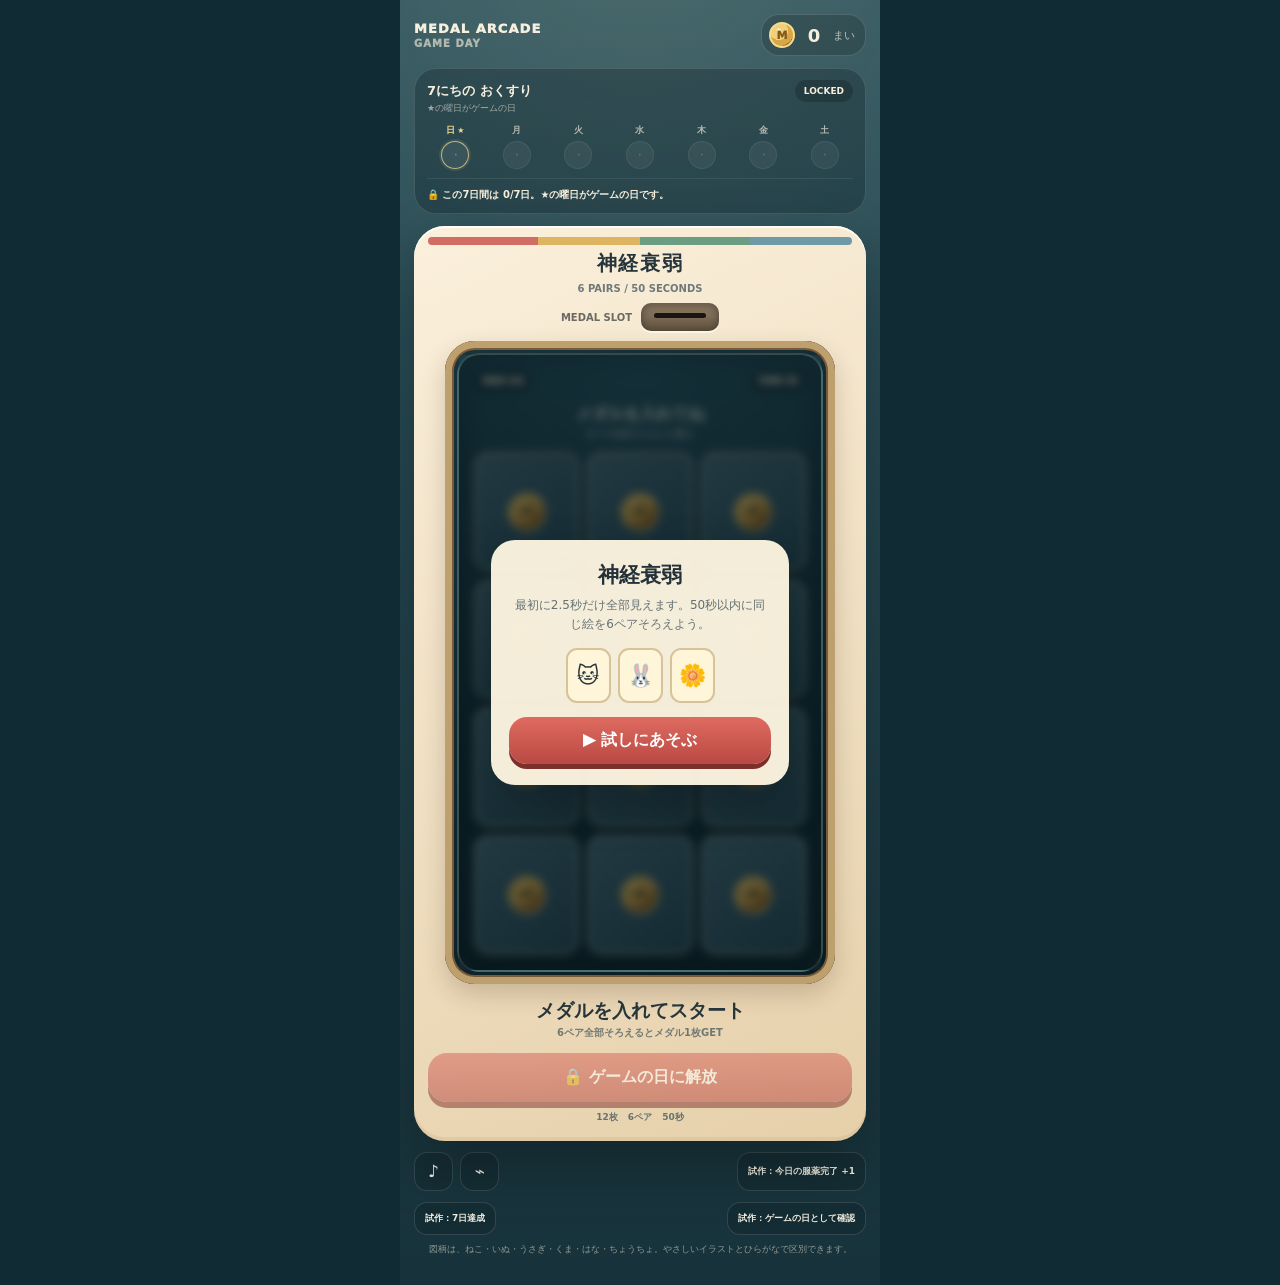
<file: games/memory/index.html>
<!doctype html>
<html lang="ja">
<head>
<meta charset="utf-8">
<meta name="viewport" content="width=device-width,initial-scale=1,viewport-fit=cover,user-scalable=no">
<meta name="theme-color" content="#29434b">
<title>神経衰弱 アーケード v0.1.1</title>
<script>if(new URLSearchParams(location.search).get('embed')==='1')document.documentElement.classList.add('embed');</script>
<style>
:root{
  --gold:#d6a744;--gold2:#f0d17b;--red:#c9544b;--green:#4c8c70;--blue:#528da3;--ink:#26353a;
}
*{box-sizing:border-box;-webkit-tap-highlight-color:transparent}
html,body{margin:0;width:100%;min-height:100%;background:#102b33;font-family:ui-rounded,"Hiragino Maru Gothic ProN","Yu Gothic",system-ui,sans-serif}
body{display:flex;justify-content:center;min-height:100dvh;overflow-x:hidden}
button{font:inherit}
#app{
  width:min(100vw,480px);min-height:100dvh;position:relative;overflow:hidden;
  padding:max(14px,env(safe-area-inset-top)) 14px max(20px,env(safe-area-inset-bottom));
  background:radial-gradient(circle at 50% -5%,rgba(255,244,190,.12),transparent 34%),linear-gradient(180deg,#315660,#23434c 45%,#17323a);
  color:#f7efdd
}
.topbar{display:flex;justify-content:space-between;align-items:center;gap:10px;margin-bottom:12px}
.title{font-size:13px;font-weight:1000;letter-spacing:.08em}.subtitle{display:block;font-size:10px;opacity:.62;margin-top:2px}
.wallet{display:flex;align-items:center;gap:8px;padding:7px 10px 7px 7px;border:1px solid rgba(255,255,255,.14);border-radius:18px;background:rgba(0,0,0,.16)}
.coinMini{width:26px;height:26px;border-radius:50%;display:grid;place-items:center;background:radial-gradient(circle at 35% 30%,#fff0b6 0 10%,var(--gold2) 11% 44%,var(--gold) 45% 73%,#9d6b20 74% 100%);border:2px solid #f6dc8b;color:#855b1b;font-size:11px;font-weight:1000}
.wallet b{font-size:18px;min-width:22px;text-align:center}.wallet span{font-size:11px;opacity:.7}
.weekCard{margin-bottom:12px;padding:11px 12px;border:1px solid rgba(255,255,255,.13);border-radius:22px;background:rgba(4,20,28,.26)}
.weekHead{display:flex;justify-content:space-between;gap:10px}.weekHead strong{font-size:13px}.weekHead small{display:block;font-size:9px;opacity:.58;margin-top:2px}
.badge{align-self:flex-start;padding:6px 9px;border-radius:999px;background:rgba(0,0,0,.2);font-size:9px;font-weight:900}.badge.open{background:rgba(79,145,116,.34);color:#ddf6e6}
.weekDays{display:grid;grid-template-columns:repeat(7,1fr);gap:5px;margin-top:9px}.dayCell{text-align:center;font-size:9px;font-weight:900;opacity:.67}.dayCell.gameDay{color:#f3d990;opacity:1}.gameDayMark{margin-left:2px;color:#f3d990;font-size:8px}.dayCell.gameDay .dayDot{border-color:rgba(243,217,144,.72);box-shadow:0 0 0 2px rgba(243,217,144,.10)}
.dayDot{width:28px;height:28px;margin:4px auto 0;border-radius:50%;display:grid;place-items:center;background:rgba(255,255,255,.08);border:1px solid rgba(255,255,255,.1);color:rgba(255,255,255,.3)}
.dayCell.done{opacity:1}.dayCell.done .dayDot{background:radial-gradient(circle at 35% 30%,#ffeaa2 0 9%,#ddb04f 10% 52%,#a47023 53% 100%);color:#745018;border-color:#ecd07c}
.weekStatus{margin-top:9px;padding-top:8px;border-top:1px solid rgba(255,255,255,.08);font-size:10px;font-weight:800;line-height:1.5}
.machine{position:relative;background:linear-gradient(155deg,#fbf0dc,#e6d0aa);border-radius:31px;padding:16px 14px 17px;box-shadow:0 24px 58px rgba(0,0,0,.29),inset 0 2px rgba(255,255,255,.85),inset 0 -4px rgba(117,78,34,.08);color:var(--ink);overflow:hidden}
.machine:before{content:"";position:absolute;left:14px;right:14px;top:11px;height:8px;border-radius:99px;background:linear-gradient(90deg,#c9544b 0 26%,#d8aa49 26% 50%,#4f8e72 50% 76%,#548ba0 76%);opacity:.84}
.marquee{text-align:center;margin:8px 0 7px}.marquee strong{display:block;font-size:20px;letter-spacing:.08em}.marquee small{font-size:10px;color:#6e797b;font-weight:800}
.slotArea{display:flex;justify-content:center;align-items:center;gap:9px;margin:3px auto 10px;font-size:10px;font-weight:900;color:#6b6963}
.medalSlot{position:relative;width:78px;height:28px;border-radius:10px;background:linear-gradient(#9d8a70,#5b4c3a);box-shadow:inset 0 4px 8px rgba(0,0,0,.38),0 2px rgba(255,255,255,.55)}
.medalSlot:before{content:"";position:absolute;left:13px;right:13px;top:10px;height:5px;border-radius:99px;background:#181512}
.medalSlot.flash{animation:slotFlash .62s ease}@keyframes slotFlash{50%{box-shadow:0 0 0 5px rgba(255,213,106,.32),0 0 22px rgba(255,213,106,.62)}}
.screenShell{margin:0 auto;width:min(97%,390px);border-radius:30px;background:linear-gradient(145deg,#18343d,#091b22);box-shadow:inset 0 0 0 7px #bea06f,inset 0 0 0 9px #775a39,0 10px 24px rgba(55,37,15,.2);padding:12px}
.gameScreen{position:relative;min-height:468px;border-radius:22px;overflow:hidden;background:radial-gradient(circle at 50% 0%,rgba(94,175,193,.16),transparent 34%),linear-gradient(180deg,#234c58,#183741 60%,#102a31);border:2px solid rgba(230,219,185,.18);box-shadow:inset 0 0 26px rgba(0,0,0,.24);padding:15px}
.hud{display:flex;justify-content:space-between;gap:6px;margin-bottom:12px}
.pill{padding:6px 8px;border-radius:99px;background:rgba(0,0,0,.25);color:#fff7df;font-size:9px;font-weight:1000}
.instructions{text-align:center;color:#eef1e6;margin-bottom:11px;min-height:37px}.instructions strong{display:block;font-size:16px}.instructions small{display:block;margin-top:3px;font-size:9px;opacity:.62;font-weight:800}
.board{display:grid;grid-template-columns:repeat(3,1fr);gap:8px}
.card{position:relative;border:0;padding:0;aspect-ratio:.88;perspective:700px;background:transparent;cursor:pointer}
.cardInner{position:absolute;inset:0;transition:transform .38s cubic-bezier(.2,.7,.25,1);transform-style:preserve-3d}
.card.flipped .cardInner,.card.matched .cardInner{transform:rotateY(180deg)}
.face{position:absolute;inset:0;border-radius:15px;display:grid;place-items:center;backface-visibility:hidden;-webkit-backface-visibility:hidden;overflow:hidden}
.back{background:
  radial-gradient(circle at 50% 48%,rgba(255,235,158,.16) 0 12%,transparent 13%),
  repeating-linear-gradient(45deg,rgba(255,255,255,.05) 0 6px,rgba(255,255,255,0) 6px 12px),
  linear-gradient(145deg,#476f7c,#274c59);
  border:2px solid rgba(240,225,188,.48);box-shadow:0 5px 0 rgba(0,0,0,.18),inset 0 1px rgba(255,255,255,.11)
}
.back:after{content:"M";width:34px;height:34px;border-radius:50%;display:grid;place-items:center;background:radial-gradient(circle at 35% 30%,#ffeaa7 0 9%,#dcae4d 10% 55%,#95611f 56% 100%);border:2px solid #f2d27a;color:#75501a;font-size:13px;font-weight:1000}
.front{transform:rotateY(180deg);background:linear-gradient(145deg,#fff9e9,#eadcbd);border:2px solid rgba(116,87,46,.18);box-shadow:0 5px 0 rgba(0,0,0,.12)}
.symbol{width:52px;height:52px;display:grid;place-items:center;position:relative}
.symbol svg{width:62px;height:62px;display:block;filter:drop-shadow(0 2px 1px rgba(0,0,0,.08))}
.symbolName{position:absolute;bottom:9px;left:0;right:0;text-align:center;font-size:9px;font-weight:1000;color:#6a756f}
.card.matched .front{background:linear-gradient(145deg,#fff5c5,#e7d593);box-shadow:0 0 0 2px rgba(255,223,107,.55),0 0 20px rgba(255,213,89,.18)}
.card.matched{pointer-events:none}
.card:disabled{cursor:default}
.previewBanner{position:absolute;z-index:15;left:50%;top:51%;transform:translate(-50%,-50%);padding:13px 19px;border-radius:18px;background:rgba(20,33,37,.90);color:#fff2c8;text-align:center;font-weight:1000;font-size:18px;box-shadow:0 12px 28px rgba(0,0,0,.26);opacity:0;pointer-events:none}
.previewBanner.show{animation:previewPop .55s ease both}@keyframes previewPop{0%{opacity:0;transform:translate(-50%,-50%) scale(.8)}100%{opacity:1;transform:translate(-50%,-50%) scale(1)}}
.startOverlay{position:absolute;inset:0;z-index:25;display:grid;place-items:center;padding:23px;background:rgba(5,16,22,.58);backdrop-filter:blur(4px)}
.startCard{width:min(94%,325px);padding:21px 18px;border-radius:24px;background:rgba(249,241,221,.98);color:#243139;text-align:center;box-shadow:0 20px 45px rgba(0,0,0,.25)}
.startCard h2{margin:0 0 7px;font-size:21px}.startCard p{margin:0 0 13px;font-size:12px;line-height:1.65;color:#667174}
.demoRow{display:flex;justify-content:center;gap:7px;margin:9px 0 14px}.demoCard{width:45px;height:55px;border-radius:11px;background:#fff5d9;border:2px solid #d6c39a;display:grid;place-items:center;font-size:22px}
.bigBtn{width:100%;border:0;border-radius:18px;padding:13px 15px;background:linear-gradient(#df6b60,#b84943);box-shadow:0 5px 0 #7d302b;color:white;font-weight:1000;cursor:pointer}.bigBtn:active{transform:translateY(4px);box-shadow:0 1px 0 #7d302b}
.message{text-align:center;min-height:53px;display:grid;place-items:center;margin:9px 0 7px}.message strong{display:block;font-size:19px}.message small{display:block;font-size:10px;margin-top:2px;color:#707875;font-weight:800}
.playBtn{width:100%;border:0;border-radius:19px;padding:14px 15px;background:linear-gradient(#d76157,#b74640);box-shadow:0 6px 0 #7e2f2b;color:#fff;font-weight:1000;cursor:pointer}.playBtn:disabled{opacity:.5}.playBtn:active:not(:disabled){transform:translateY(4px);box-shadow:0 2px 0 #7e2f2b}
.rules{display:flex;justify-content:center;flex-wrap:wrap;gap:10px;margin-top:9px;color:#67716e;font-size:9px;font-weight:900}
.coinFly{position:fixed;z-index:1000;width:50px;height:50px;border-radius:50%;display:grid;place-items:center;background:radial-gradient(circle at 34% 28%,#fff0b3 0 10%,#efcb70 11% 45%,#d6a643 46% 76%,#98631e 77% 100%);border:4px solid #f7db88;color:#7d541b;font-weight:1000;pointer-events:none;opacity:0}
.coinReward{position:absolute;left:50%;top:55%;z-index:50;width:58px;height:58px;border-radius:50%;display:grid;place-items:center;background:radial-gradient(circle at 34% 28%,#fff0b3 0 10%,#efcb70 11% 45%,#d6a643 46% 76%,#98631e 77% 100%);border:4px solid #f7db88;color:#7d541b;font-weight:1000;opacity:0;transform:translate(-50%,-50%) scale(.4)}
.coinReward.go{animation:reward 1.05s cubic-bezier(.17,.78,.25,1) forwards}@keyframes reward{0%{opacity:0;transform:translate(-50%,-50%) scale(.35)}22%{opacity:1;transform:translate(-50%,-65%) scale(1.16)}70%{opacity:1;transform:translate(-50%,-94%) scale(1)}100%{opacity:0;transform:translate(-50%,-128%) scale(.78)}}
.clearFlash{position:absolute;z-index:30;left:50%;top:49%;transform:translate(-50%,-50%);font-size:38px;font-weight:1000;color:#fff0a8;text-shadow:0 4px 16px rgba(75,43,7,.48);opacity:0;pointer-events:none}
.clearFlash.go{animation:clearPop 1s cubic-bezier(.18,1.45,.34,1)}@keyframes clearPop{0%{opacity:0;transform:translate(-50%,-35%) scale(.45)}30%{opacity:1;transform:translate(-50%,-52%) scale(1.15)}75%{opacity:1;transform:translate(-50%,-55%) scale(1)}100%{opacity:0;transform:translate(-50%,-82%) scale(.9)}}
.utility{margin-top:11px;display:flex;justify-content:space-between;gap:8px}.toggles{display:flex;gap:7px}.iconBtn,.testBtn{border:1px solid rgba(255,255,255,.13);border-radius:13px;background:rgba(0,0,0,.13);color:#f1ecdf}.iconBtn{width:39px;height:39px;font-size:17px}.iconBtn[aria-pressed="false"]{opacity:.4}.testBtn{padding:9px 10px;font-size:9px;font-weight:900}
.noteText{text-align:center;font-size:9px;opacity:.54;line-height:1.5;margin-top:8px}
@media(max-width:360px){.gameScreen{min-height:438px;padding:12px}.board{gap:6px}.face{border-radius:12px}.symbol svg{width:56px;height:56px}.symbolName{font-size:8px}}
@media(prefers-reduced-motion:reduce){*,*:before,*:after{animation-duration:.01ms!important;animation-iteration-count:1!important}}
</style>
<style id="arcade-embed-style">
html.embed,html.embed body{background:#173740!important;min-height:100%!important}
html.embed body{display:block!important;overflow:auto!important}
html.embed #app{width:100%!important;min-height:100vh!important;padding:8px!important;background:transparent!important}
html.embed .topbar,
html.embed .weekCard,
html.embed .utility,
html.embed .note,
html.embed .noteText,
html.embed .devTools,
html.embed details.devTools,
html.embed .demoGuide,
html.embed .startOverlay{display:none!important}
html.embed .machine{margin:0 auto!important;max-width:470px!important;box-shadow:none!important}
html.embed .screenShell{max-width:100%!important}
html.embed .gameScreen{max-height:none!important}
</style>
</head>
<body>
<div id="app">
<header class="topbar">
  <div class="title">MEDAL ARCADE<span class="subtitle">GAME DAY</span></div>
  <div class="wallet" id="wallet"><div class="coinMini">M</div><b id="medalCount">0</b><span>まい</span></div>
</header>

<section class="weekCard">
  <div class="weekHead"><div><strong>7にちの おくすり</strong><small>★の曜日がゲームの日</small></div><span class="badge" id="badge">LOCKED</span></div>
  <div class="weekDays" id="weekDays"></div><div class="weekStatus" id="weekStatus"></div>
</section>

<main class="machine">
  <div class="marquee"><strong>神経衰弱</strong><small>6 PAIRS / 50 SECONDS</small></div>
  <div class="slotArea"><span>MEDAL SLOT</span><div class="medalSlot" id="medalSlot"></div></div>

  <section class="screenShell">
    <div class="gameScreen">
      <div class="hud"><div class="pill">PAIR <span id="pairCount">0</span>/6</div><div class="pill">TIME <span id="timeLeft">50</span></div></div>
      <div class="instructions" id="instructions"><strong>メダルを入れてね</strong><small>6ペア全部そろえたら勝ち</small></div>
      <div class="board" id="board"></div>
      <div class="previewBanner" id="previewBanner">2.5秒だけ おぼえよう！</div>
      <div class="clearFlash" id="clearFlash">CLEAR!</div>

      <div class="startOverlay" id="startOverlay">
        <div class="startCard">
          <h2>神経衰弱</h2>
          <p>最初に2.5秒だけ全部見えます。50秒以内に同じ絵を6ペアそろえよう。</p>
          <div class="demoRow"><div class="demoCard">🐱</div><div class="demoCard">🐰</div><div class="demoCard">🌼</div></div>
          <button class="bigBtn" id="trialBtn">▶ 試しにあそぶ</button>
        </div>
      </div>
    </div>
  </section>

  <div class="message" id="message"><div><strong>メダルを入れてスタート</strong><small>6ペア全部そろえるとメダル1枚GET</small></div></div>
  <button class="playBtn" id="playBtn">🪙 メダルを入れてスタート</button>
  <div class="rules"><span>12枚</span><span>6ペア</span><span>50秒</span></div>
  <div class="coinReward" id="coinReward">+1</div>
</main>

<div class="utility">
  <div class="toggles"><button class="iconBtn" id="soundBtn" aria-pressed="true">♪</button><button class="iconBtn" id="vibeBtn" aria-pressed="true">⌁</button></div>
  <button class="testBtn" id="testMedalBtn">試作：今日の服薬完了 +1</button>
</div>
<div class="utility"><button class="testBtn" id="testWeekBtn">試作：7日達成</button><button class="testBtn" id="testSundayBtn">試作：ゲームの日として確認</button></div>
<p class="noteText">図柄は、ねこ・いぬ・うさぎ・くま・はな・ちょうちょ。やさしいイラストとひらがなで区別できます。</p>
<div class="coinFly" id="coinFly">M</div>
</div>

<script>
(()=>{
'use strict';

const STORE='medicine-medal-arcade-wallet-v2';
const SETTINGS='medicine-medal-arcade-settings-v1';
const ADHERENCE='medicine-medal-weekly-adherence-v1';
const DEBUG='medicine-medal-arcade-debug-v1';
const TZ='Asia/Tokyo';
const PARENT_SETTINGS='medicine-medal-parent-settings-v1';

const $=id=>document.getElementById(id);
const medalCount=$('medalCount'),walletEl=$('wallet'),weekDays=$('weekDays'),weekStatus=$('weekStatus'),badge=$('badge');
const medalSlot=$('medalSlot'),coinFly=$('coinFly'),coinReward=$('coinReward');
const playBtn=$('playBtn'),trialBtn=$('trialBtn'),startOverlay=$('startOverlay');
const boardEl=$('board'),pairCountEl=$('pairCount'),timeLeftEl=$('timeLeft'),instructions=$('instructions'),message=$('message');
const previewBanner=$('previewBanner'),clearFlash=$('clearFlash');
const soundBtn=$('soundBtn'),vibeBtn=$('vibeBtn'),testMedalBtn=$('testMedalBtn'),testWeekBtn=$('testWeekBtn'),testSundayBtn=$('testSundayBtn');

let wallet=loadInt(STORE,0);
let settings=loadJson(SETTINGS,{sound:true,vibe:true});
let adherence=loadJson(ADHERENCE,{doneDates:{}});
let debug=loadJson(DEBUG,{sunday:false});
if(!adherence.doneDates)adherence.doneDates={};

const MOTIFS=[
  {id:'cat',name:'ねこ'},
  {id:'dog',name:'いぬ'},
  {id:'rabbit',name:'うさぎ'},
  {id:'bear',name:'くま'},
  {id:'flower',name:'はな'},
  {id:'butterfly',name:'ちょうちょ'}
];

function motifSvg(id){
  const common='stroke=\"#5c574f\" stroke-width=\"4\" stroke-linecap=\"round\" stroke-linejoin=\"round\"';
  const svg={
    cat:`<svg viewBox=\"0 0 100 100\" aria-hidden=\"true\"><path d=\"M27 36 L20 17 L39 29 Q50 23 61 29 L80 17 L73 37 Q82 48 78 63 Q73 82 50 84 Q27 82 22 63 Q18 48 27 36Z\" fill=\"#f1b56c\" ${common}/><circle cx=\"39\" cy=\"53\" r=\"4\" fill=\"#4c4a46\"/><circle cx=\"61\" cy=\"53\" r=\"4\" fill=\"#4c4a46\"/><path d=\"M46 63 Q50 67 54 63 M50 62 V68 M32 64 L19 61 M32 69 L18 70 M68 64 L81 61 M68 69 L82 70\" fill=\"none\" ${common}/></svg>`,
    dog:`<svg viewBox=\"0 0 100 100\" aria-hidden=\"true\"><path d=\"M31 31 Q50 20 69 31 Q82 42 77 64 Q71 83 50 84 Q29 83 23 64 Q18 42 31 31Z\" fill=\"#d7a56e\" ${common}/><path d=\"M30 34 Q15 29 13 46 Q14 61 28 62\" fill=\"#9f724f\" ${common}/><path d=\"M70 34 Q85 29 87 46 Q86 61 72 62\" fill=\"#9f724f\" ${common}/><circle cx=\"39\" cy=\"53\" r=\"4\" fill=\"#484640\"/><circle cx=\"61\" cy=\"53\" r=\"4\" fill=\"#484640\"/><ellipse cx=\"50\" cy=\"65\" rx=\"7\" ry=\"5\" fill=\"#514842\"/><path d=\"M45 71 Q50 76 55 71\" fill=\"none\" ${common}/></svg>`,
    rabbit:`<svg viewBox=\"0 0 100 100\" aria-hidden=\"true\"><path d=\"M35 34 Q25 9 34 6 Q44 6 47 32 M65 34 Q75 9 66 6 Q56 6 53 32\" fill=\"#f4dfcf\" ${common}/><ellipse cx=\"50\" cy=\"58\" rx=\"28\" ry=\"27\" fill=\"#f4dfcf\" ${common}/><circle cx=\"40\" cy=\"54\" r=\"4\" fill=\"#4d4b46\"/><circle cx=\"60\" cy=\"54\" r=\"4\" fill=\"#4d4b46\"/><path d=\"M46 65 Q50 69 54 65 M50 65 V71\" fill=\"none\" ${common}/><ellipse cx=\"31\" cy=\"65\" rx=\"5\" ry=\"3\" fill=\"#efb7b4\"/><ellipse cx=\"69\" cy=\"65\" rx=\"5\" ry=\"3\" fill=\"#efb7b4\"/></svg>`,
    bear:`<svg viewBox=\"0 0 100 100\" aria-hidden=\"true\"><circle cx=\"31\" cy=\"30\" r=\"12\" fill=\"#9f744e\" ${common}/><circle cx=\"69\" cy=\"30\" r=\"12\" fill=\"#9f744e\" ${common}/><circle cx=\"50\" cy=\"57\" r=\"30\" fill=\"#b98559\" ${common}/><circle cx=\"40\" cy=\"52\" r=\"4\" fill=\"#453f39\"/><circle cx=\"60\" cy=\"52\" r=\"4\" fill=\"#453f39\"/><ellipse cx=\"50\" cy=\"65\" rx=\"12\" ry=\"9\" fill=\"#e2bd91\" ${common}/><ellipse cx=\"50\" cy=\"63\" rx=\"5\" ry=\"4\" fill=\"#4a4038\"/></svg>`,
    flower:`<svg viewBox=\"0 0 100 100\" aria-hidden=\"true\"><path d=\"M50 56 Q37 78 31 90 M50 56 Q63 75 71 88\" fill=\"none\" stroke=\"#5f966e\" stroke-width=\"5\" stroke-linecap=\"round\"/><ellipse cx=\"36\" cy=\"76\" rx=\"10\" ry=\"5\" transform=\"rotate(-28 36 76)\" fill=\"#7fbd83\"/><ellipse cx=\"64\" cy=\"75\" rx=\"10\" ry=\"5\" transform=\"rotate(28 64 75)\" fill=\"#7fbd83\"/><g fill=\"#ef8e9c\" ${common}><circle cx=\"50\" cy=\"26\" r=\"14\"/><circle cx=\"69\" cy=\"42\" r=\"14\"/><circle cx=\"61\" cy=\"64\" r=\"14\"/><circle cx=\"39\" cy=\"64\" r=\"14\"/><circle cx=\"31\" cy=\"42\" r=\"14\"/></g><circle cx=\"50\" cy=\"46\" r=\"13\" fill=\"#f4cb62\" ${common}/></svg>`,
    butterfly:`<svg viewBox=\"0 0 100 100\" aria-hidden=\"true\"><path d=\"M45 47 Q22 16 12 31 Q8 48 39 58 Q14 59 18 78 Q29 88 45 62\" fill=\"#8bc3df\" ${common}/><path d=\"M55 47 Q78 16 88 31 Q92 48 61 58 Q86 59 82 78 Q71 88 55 62\" fill=\"#e9a1c0\" ${common}/><ellipse cx=\"50\" cy=\"55\" rx=\"6\" ry=\"22\" fill=\"#715a47\" ${common}/><path d=\"M47 34 Q40 23 35 21 M53 34 Q60 23 65 21\" fill=\"none\" ${common}/></svg>`
  };
  return svg[id] || `<svg viewBox=\"0 0 100 100\" aria-hidden=\"true\"><circle cx=\"50\" cy=\"50\" r=\"28\" fill=\"#d8cfb7\"/><text x=\"50\" y=\"60\" text-anchor=\"middle\" font-size=\"34\" fill=\"#6a6256\">?</text></svg>`;
}

let state='idle',audio=null,cards=[],first=null,second=null,lock=false,pairs=0;
let timerId=0,endAt=0;

renderAll();renderSettings();buildEmptyBoard();

trialBtn.onclick=enableTrial;
playBtn.onclick=insertMedal;

soundBtn.onclick=()=>{settings.sound=!settings.sound;save(SETTINGS,settings);renderSettings();if(settings.sound)tone(620,.05,.02)};
vibeBtn.onclick=()=>{settings.vibe=!settings.vibe;save(SETTINGS,settings);renderSettings();vibrate(8)};
testMedalBtn.onclick=markMedicationDone;
testWeekBtn.onclick=()=>{weekKeys().forEach(k=>adherence.doneDates[k]=true);save(ADHERENCE,adherence);renderAll();tone(660,.06,.025);setTimeout(()=>tone(880,.07,.02),70)};
testSundayBtn.onclick=()=>{debug.sunday=!debug.sunday;save(DEBUG,debug);renderAll()};

function enableTrial(){
  weekKeys().forEach(k=>adherence.doneDates[k]=true);
  save(ADHERENCE,adherence);
  debug.sunday=true;save(DEBUG,debug);
  if(wallet<3){wallet=3;localStorage.setItem(STORE,String(wallet))}
  startOverlay.style.display='none';
  renderAll();
  setMessage('準備OK','メダルを入れてスタート')
}

function insertMedal(){
  if(state!=='idle'&&state!=='over')return;
  if(!isUnlocked()){setMessage('まだ遊べません','今日はゲームの日ではありません');return}
  if(wallet<1){setMessage('メダルがありません','服薬できた日に1枚たまります');return}

  state='inserting';playBtn.disabled=true;
  const wr=walletEl.getBoundingClientRect(),sr=medalSlot.getBoundingClientRect();
  coinFly.style.opacity=1;
  coinFly.style.left=(wr.left+wr.width/2-25)+'px';
  coinFly.style.top=(wr.top+wr.height/2-25)+'px';
  const tx=(sr.left+sr.width/2)-(wr.left+wr.width/2);
  const ty=(sr.top+sr.height/2)-(wr.top+wr.height/2);

  const a=coinFly.animate([
    {transform:'translate(0,0) scale(.9) rotate(0)'},
    {transform:`translate(${tx*.55}px,${ty*.35}px) scale(1.08) rotate(240deg)`,offset:.55},
    {transform:`translate(${tx}px,${ty}px) scale(.48) rotate(520deg)`,opacity:1}
  ],{duration:780,easing:'cubic-bezier(.2,.72,.25,1)',fill:'forwards'});

  tone(520,.045,.02);setTimeout(()=>tone(760,.05,.018),260);

  a.onfinish=()=>{
    coinFly.style.opacity=0;coinFly.getAnimations().forEach(x=>x.cancel());
    wallet--;localStorage.setItem(STORE,String(wallet));renderWallet();
    medalSlot.classList.remove('flash');void medalSlot.offsetWidth;medalSlot.classList.add('flash');
    metalClink();vibrate([8,24,8]);
    setTimeout(startPreview,320)
  }
}

function startPreview(){
  clearInterval(timerId);
  pairs=0;pairCountEl.textContent='0';timeLeftEl.textContent='50';
  first=second=null;lock=true;
  cards=shuffle([...MOTIFS,...MOTIFS].map((m,i)=>({...m,key:i,matched:false,flipped:true})));
  state='preview';
  renderCards();
  previewBanner.classList.remove('show');void previewBanner.offsetWidth;previewBanner.classList.add('show');
  instructions.innerHTML='<strong>おぼえよう！</strong><small>2.5秒後にカードが裏返ります</small>';
  setMessage('2.5秒だけ全部見える！','場所を覚えよう');
  tone(660,.05,.02);setTimeout(()=>tone(800,.05,.018),90);

  setTimeout(()=>{
    if(state!=='preview')return;
    previewBanner.classList.remove('show');
    cards.forEach(c=>c.flipped=false);
    state='playing';lock=false;
    renderCards();
    instructions.innerHTML='<strong>同じ絵を2枚見つけよう</strong><small>6ペア全部そろえたら勝ち</small>';
    setMessage('スタート！','カードを2枚めくろう');
    endAt=performance.now()+50000;
    timerId=setInterval(updateTimer,100);
    updateTimer();
    renderAccess()
  },2500)
}

function renderCards(){
  boardEl.innerHTML='';
  cards.forEach((c,i)=>{
    const btn=document.createElement('button');
    btn.type='button';
    btn.className='card'+(c.flipped?' flipped':'')+(c.matched?' matched':'');
    btn.disabled=c.matched||state==='preview';
    btn.setAttribute('aria-label',c.flipped||c.matched?c.name:'うら向きのカード');
    btn.innerHTML=`
      <div class="cardInner">
        <div class="face back"></div>
        <div class="face front">
          <div class="symbol">${motifSvg(c.id)}</div>
          <div class="symbolName">${c.name}</div>
        </div>
      </div>`;
    btn.onclick=()=>flipCard(i);
    boardEl.appendChild(btn)
  })
}

function flipCard(i){
  if(state!=='playing'||lock)return;
  const c=cards[i];
  if(c.flipped||c.matched)return;

  c.flipped=true;
  renderCards();
  tone(470,.04,.018);
  vibrate(3);

  if(first===null){
    first=i;
    return
  }

  second=i;
  lock=true;

  if(cards[first].id===cards[second].id){
    setTimeout(()=>{
      cards[first].matched=true;
      cards[second].matched=true;
      pairs++;
      pairCountEl.textContent=pairs;
      tone(620,.06,.025);setTimeout(()=>tone(790,.075,.022),65);vibrate([5,18,6]);
      first=second=null;lock=false;
      renderCards();

      if(pairs===6){
        finishWin()
      }else{
        instructions.innerHTML=`<strong>ペア発見！</strong><small>あと ${6-pairs} ペア</small>`
      }
    },340)
  }else{
    setTimeout(()=>{
      cards[first].flipped=false;
      cards[second].flipped=false;
      first=second=null;lock=false;
      renderCards();
      tone(280,.05,.012);
      instructions.innerHTML='<strong>もう一度</strong><small>場所を覚えておこう</small>'
    },700)
  }
}

function updateTimer(){
  if(state!=='playing')return;
  const ms=Math.max(0,endAt-performance.now());
  const sec=Math.ceil(ms/1000);
  timeLeftEl.textContent=sec;
  if(ms<=0){
    clearInterval(timerId);
    finishLose()
  }else if(sec<=10){
    timeLeftEl.parentElement.style.background='rgba(145,56,51,.62)'
  }
}

function finishWin(){
  clearInterval(timerId);
  state='over';lock=true;
  clearFlash.classList.remove('go');void clearFlash.offsetWidth;clearFlash.classList.add('go');
  instructions.innerHTML='<strong>ぜんぶそろった！</strong><small>6ペア完成</small>';
  setMessage('クリア！','メダル1枚GET');
  tone(523,.07,.03);setTimeout(()=>tone(659,.08,.03),80);setTimeout(()=>tone(784,.13,.035),160);
  vibrate([10,30,15]);
  setTimeout(awardMedal,260);
  renderAccess()
}

function finishLose(){
  state='over';lock=true;
  cards.forEach(c=>c.flipped=true);
  renderCards();
  instructions.innerHTML=`<strong>タイムアップ</strong><small>${pairs}/6 ペアそろいました</small>`;
  setMessage('おしい！',`今回は ${pairs} ペア`);
  tone(310,.07,.018);setTimeout(()=>tone(245,.10,.015),75);vibrate(10);
  renderAccess()
}

function awardMedal(){
  wallet++;
  localStorage.setItem(STORE,String(wallet));
  renderWallet();
  coinReward.classList.remove('go');void coinReward.offsetWidth;coinReward.classList.add('go')
}

function buildEmptyBoard(){
  cards=Array.from({length:12},(_,i)=>({id:'',symbol:'?',name:'',key:i,matched:false,flipped:false}));
  renderCards()
}

function shuffle(arr){
  for(let i=arr.length-1;i>0;i--){
    const j=Math.floor(Math.random()*(i+1));
    [arr[i],arr[j]]=[arr[j],arr[i]]
  }
  return arr
}

function setMessage(a,b){message.innerHTML=`<div><strong>${a}</strong><small>${b}</small></div>`}

function markMedicationDone(){
  const k=currentDateKey();
  if(adherence.doneDates[k]){setMessage('今日は記録ずみ','メダルは受け取りずみ');return}
  adherence.doneDates[k]=true;wallet++;
  localStorage.setItem(STORE,String(wallet));save(ADHERENCE,adherence);
  renderAll();tone(660,.06,.025);setTimeout(()=>tone(880,.08,.02),75);vibrate(8)
}

function renderAll(){renderWallet();renderWeek();renderAccess()}
function renderWallet(){medalCount.textContent=wallet}

function renderWeek(){
  const keys=weekKeys(),names=['日','月','火','水','木','金','土'];weekDays.innerHTML='';
  keys.forEach((k,i)=>{
    const d=document.createElement('div');const gameDay=getGameDays().includes(dayOfWeek(k));d.className='dayCell'+(adherence.doneDates[k]?' done':'')+(gameDay?' gameDay':'');
    d.innerHTML=`${names[dayOfWeek(k)]}${gameDay?'<span class="gameDayMark">★</span>':''}<div class="dayDot">${adherence.doneDates[k]?'M':'・'}</div>`;weekDays.appendChild(d)
  });
  const count=keys.filter(k=>adherence.doneDates[k]).length;
  if(isUnlocked()){
    badge.textContent='OPEN';badge.classList.add('open');
    weekStatus.innerHTML=`🎮 <b>今日はゲームの日！</b> ${wallet}枚使えます。`
  }else{
    badge.textContent='LOCKED';badge.classList.remove('open');
    weekStatus.innerHTML=`🔒 この7日間は ${count}/7日。★の曜日がゲームの日です。`
  }
  testSundayBtn.textContent=debug.sunday?'試作：実際の曜日に戻す':'試作：ゲームの日として確認'
}

function renderAccess(){
  const ok=isUnlocked()&&wallet>0&&(state==='idle'||state==='over');
  playBtn.disabled=!ok;
  if(['inserting','preview','playing'].includes(state)){playBtn.disabled=true;return}
  if(!isGameDay())playBtn.textContent='🔒 ゲームの日に解放';
  
  else if(wallet<1)playBtn.textContent='メダルがありません';
  else playBtn.textContent='🪙 メダルを入れてスタート'
}

function renderSettings(){
  soundBtn.setAttribute('aria-pressed',String(settings.sound));
  vibeBtn.setAttribute('aria-pressed',String(settings.vibe))
}

function getGameDays(){try{const raw=JSON.parse(localStorage.getItem(PARENT_SETTINGS)||'{}');const src=Array.isArray(raw.gameDays)?raw.gameDays:(Number.isInteger(Number(raw.gameDay))?[Number(raw.gameDay)]:[0]);const days=[...new Set(src.map(Number).filter(d=>Number.isInteger(d)&&d>=0&&d<=6))];return days.length?days:[0]}catch(_){return[0]}}
function isUnlocked(){return isGameDay()}
function weekComplete(){return weekKeys().every(k=>!!adherence.doneDates[k])}
function isGameDay(){return getGameDays().includes(dayOfWeek(currentDateKey()))}
function weekKeys(){const today=currentDateKey(),start=addDaysKey(today,-6);return Array.from({length:7},(_,i)=>addDaysKey(start,i))}function currentDateKey(){const real=todayJstKey();if(!debug.sunday)return real;const cur=dayOfWeek(real),delta=Math.min(...getGameDays().map(d=>(d-cur+7)%7));return addDaysKey(real,delta)}function todayJstKey(){
  const ps=new Intl.DateTimeFormat('en-CA',{timeZone:TZ,year:'numeric',month:'2-digit',day:'2-digit'}).formatToParts(new Date());
  const p=Object.fromEntries(ps.filter(x=>x.type!=='literal').map(x=>[x.type,x.value]));
  return `${p.year}-${p.month}-${p.day}`
}
function weekStartKey(k){const d=parseKey(k),off=(d.getUTCDay()+6)%7;d.setUTCDate(d.getUTCDate()-off);return keyFromDate(d)}
function addDaysKey(k,n){const d=parseKey(k);d.setUTCDate(d.getUTCDate()+n);return keyFromDate(d)}
function dayOfWeek(k){return parseKey(k).getUTCDay()}
function parseKey(k){return new Date(k+'T00:00:00Z')}
function keyFromDate(d){return `${d.getUTCFullYear()}-${String(d.getUTCMonth()+1).padStart(2,'0')}-${String(d.getUTCDate()).padStart(2,'0')}`}

function loadInt(k,f){const n=parseInt(localStorage.getItem(k),10);return Number.isFinite(n)?n:f}
function loadJson(k,f){try{return {...f,...JSON.parse(localStorage.getItem(k)||'{}')}}catch(_){return f}}
function save(k,v){localStorage.setItem(k,typeof v==='string'?v:JSON.stringify(v))}
function getAudio(){audio=audio||new (window.AudioContext||window.webkitAudioContext)();if(audio.state==='suspended')audio.resume();return audio}
function tone(freq,dur=.07,vol=.02,type='square'){
  if(!settings.sound)return;
  try{
    const a=getAudio(),o=a.createOscillator(),g=a.createGain();
    o.type=type;o.frequency.value=freq;
    g.gain.setValueAtTime(.0001,a.currentTime);
    g.gain.exponentialRampToValueAtTime(vol,a.currentTime+.006);
    g.gain.exponentialRampToValueAtTime(.0001,a.currentTime+dur);
    o.connect(g);g.connect(a.destination);o.start();o.stop(a.currentTime+dur+.02)
  }catch(_){}
}
function metalClink(){tone(1450,.035,.025,'square');setTimeout(()=>tone(860,.07,.018,'triangle'),30)}
function vibrate(p){if(settings.vibe&&navigator.vibrate)navigator.vibrate(p)}
})();
</script>
</body>
</html>
</file>
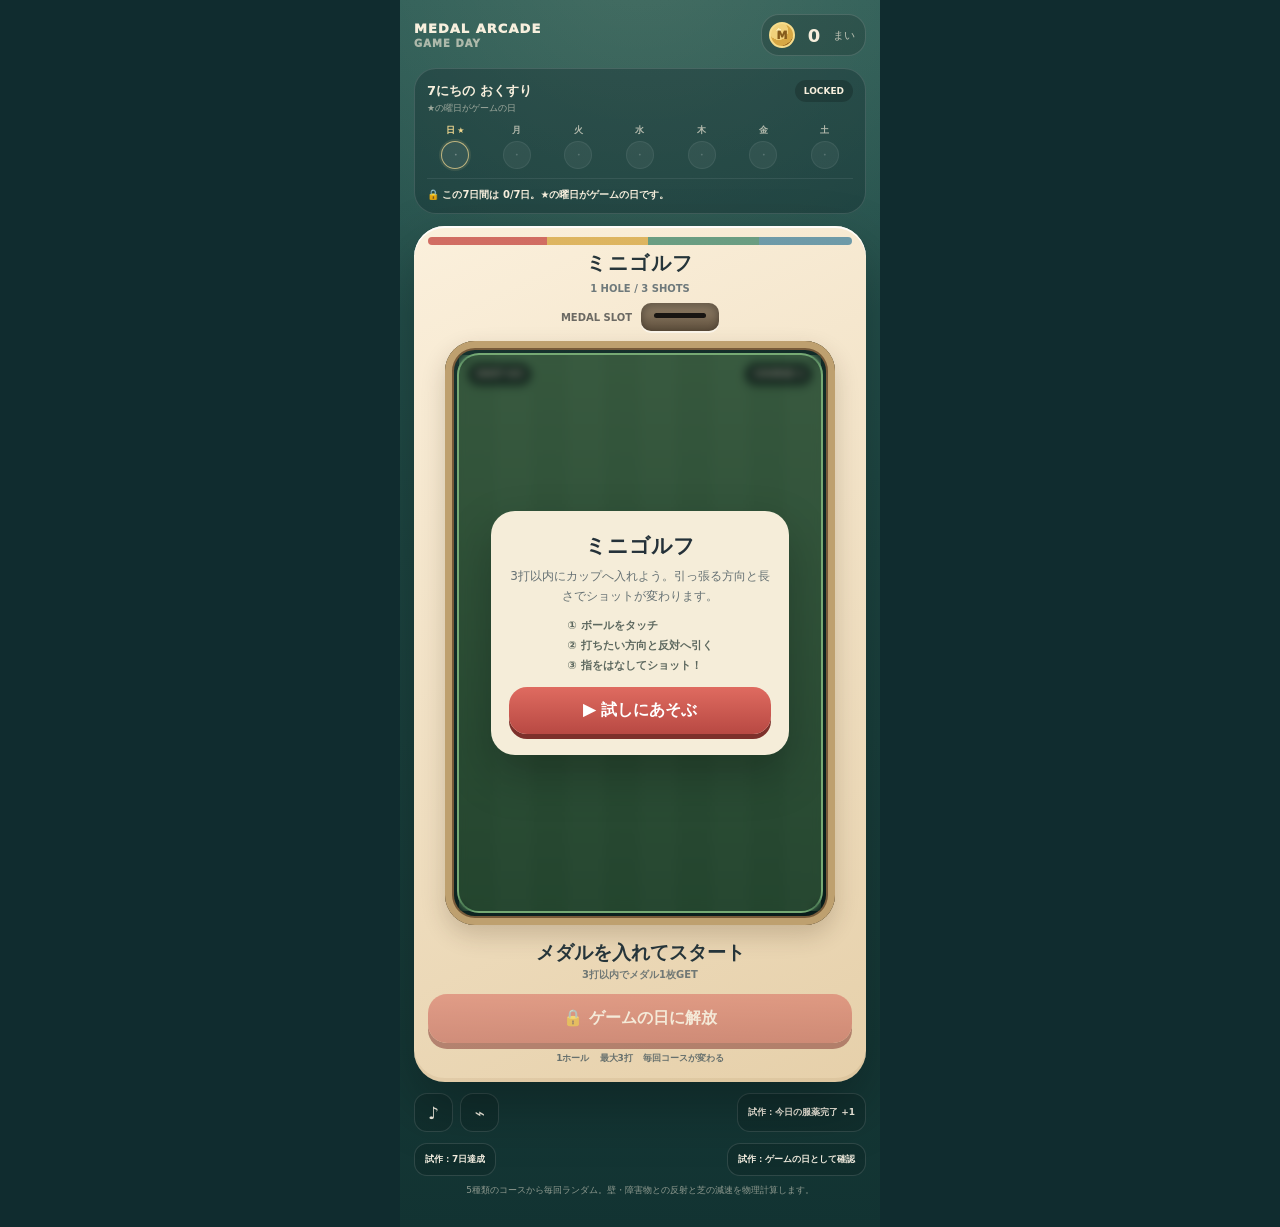
<file: games/minigolf/index.html>
<!doctype html>
<html lang="ja">
<head>
<meta charset="utf-8">
<meta name="viewport" content="width=device-width,initial-scale=1,viewport-fit=cover,user-scalable=no">
<meta name="theme-color" content="#1b403b">
<title>ミニゴルフ アーケード v0.1.1</title>
<script>if(new URLSearchParams(location.search).get('embed')==='1')document.documentElement.classList.add('embed');</script>
<style>
:root{
  --gold:#d6a744;--gold2:#f0d17b;--red:#c9544b;--green:#4c8c70;--blue:#528da3;--ink:#26353a;
}
*{box-sizing:border-box;-webkit-tap-highlight-color:transparent}
html,body{margin:0;width:100%;min-height:100%;background:#102c2f;font-family:ui-rounded,"Hiragino Maru Gothic ProN","Yu Gothic",system-ui,sans-serif}
body{display:flex;justify-content:center;min-height:100dvh;overflow-x:hidden}
button{font:inherit}
#app{
  width:min(100vw,480px);min-height:100dvh;position:relative;overflow:hidden;
  padding:max(14px,env(safe-area-inset-top)) 14px max(20px,env(safe-area-inset-bottom));
  background:radial-gradient(circle at 50% -5%,rgba(255,244,190,.12),transparent 34%),linear-gradient(180deg,#2b5b56,#1d4541 45%,#123332);
  color:#f7efdd
}
.topbar{display:flex;justify-content:space-between;align-items:center;gap:10px;margin-bottom:12px}
.title{font-size:13px;font-weight:1000;letter-spacing:.08em}.subtitle{display:block;font-size:10px;opacity:.62;margin-top:2px}
.wallet{display:flex;align-items:center;gap:8px;padding:7px 10px 7px 7px;border:1px solid rgba(255,255,255,.14);border-radius:18px;background:rgba(0,0,0,.16)}
.coinMini{width:26px;height:26px;border-radius:50%;display:grid;place-items:center;background:radial-gradient(circle at 35% 30%,#fff0b6 0 10%,var(--gold2) 11% 44%,var(--gold) 45% 73%,#9d6b20 74% 100%);border:2px solid #f6dc8b;color:#855b1b;font-size:11px;font-weight:1000}
.wallet b{font-size:18px;min-width:22px;text-align:center}.wallet span{font-size:11px;opacity:.7}
.weekCard{margin-bottom:12px;padding:11px 12px;border:1px solid rgba(255,255,255,.13);border-radius:22px;background:rgba(4,20,28,.26)}
.weekHead{display:flex;justify-content:space-between;gap:10px}.weekHead strong{font-size:13px}.weekHead small{display:block;font-size:9px;opacity:.58;margin-top:2px}
.badge{align-self:flex-start;padding:6px 9px;border-radius:999px;background:rgba(0,0,0,.2);font-size:9px;font-weight:900}.badge.open{background:rgba(79,145,116,.34);color:#ddf6e6}
.weekDays{display:grid;grid-template-columns:repeat(7,1fr);gap:5px;margin-top:9px}.dayCell{text-align:center;font-size:9px;font-weight:900;opacity:.67}.dayCell.gameDay{color:#f3d990;opacity:1}.gameDayMark{margin-left:2px;color:#f3d990;font-size:8px}.dayCell.gameDay .dayDot{border-color:rgba(243,217,144,.72);box-shadow:0 0 0 2px rgba(243,217,144,.10)}
.dayDot{width:28px;height:28px;margin:4px auto 0;border-radius:50%;display:grid;place-items:center;background:rgba(255,255,255,.08);border:1px solid rgba(255,255,255,.1);color:rgba(255,255,255,.3)}
.dayCell.done{opacity:1}.dayCell.done .dayDot{background:radial-gradient(circle at 35% 30%,#ffeaa2 0 9%,#ddb04f 10% 52%,#a47023 53% 100%);color:#745018;border-color:#ecd07c}
.weekStatus{margin-top:9px;padding-top:8px;border-top:1px solid rgba(255,255,255,.08);font-size:10px;font-weight:800;line-height:1.5}
.machine{position:relative;background:linear-gradient(155deg,#fbf0dc,#e6d0aa);border-radius:31px;padding:16px 14px 17px;box-shadow:0 24px 58px rgba(0,0,0,.29),inset 0 2px rgba(255,255,255,.85),inset 0 -4px rgba(117,78,34,.08);color:var(--ink);overflow:hidden}
.machine:before{content:"";position:absolute;left:14px;right:14px;top:11px;height:8px;border-radius:99px;background:linear-gradient(90deg,#c9544b 0 28%,#d8aa49 28% 52%,#4f8e72 52% 78%,#548ba0 78%);opacity:.84}
.marquee{text-align:center;margin:8px 0 7px}.marquee strong{display:block;font-size:20px;letter-spacing:.08em}.marquee small{font-size:10px;color:#6e797b;font-weight:800}
.slotArea{display:flex;justify-content:center;align-items:center;gap:9px;margin:3px auto 10px;font-size:10px;font-weight:900;color:#6b6963}
.medalSlot{position:relative;width:78px;height:28px;border-radius:10px;background:linear-gradient(#9d8a70,#5b4c3a);box-shadow:inset 0 4px 8px rgba(0,0,0,.38),0 2px rgba(255,255,255,.55)}
.medalSlot:before{content:"";position:absolute;left:13px;right:13px;top:10px;height:5px;border-radius:99px;background:#181512}
.medalSlot.flash{animation:slotFlash .62s ease}@keyframes slotFlash{50%{box-shadow:0 0 0 5px rgba(255,213,106,.32),0 0 22px rgba(255,213,106,.62)}}
.screenShell{margin:0 auto;width:min(97%,390px);border-radius:30px;background:linear-gradient(145deg,#17332f,#091c1a);box-shadow:inset 0 0 0 7px #bea06f,inset 0 0 0 9px #775a39,0 10px 24px rgba(55,37,15,.2);padding:12px}
.gameScreen{position:relative;height:min(63vh,560px);min-height:445px;border-radius:22px;overflow:hidden;background:#5d9d65;border:2px solid rgba(230,219,185,.18);box-shadow:inset 0 0 26px rgba(0,0,0,.2)}
canvas{position:absolute;inset:0;width:100%;height:100%;touch-action:none}
.hud{position:absolute;z-index:8;left:9px;right:9px;top:8px;display:flex;justify-content:space-between;gap:6px;pointer-events:none}
.pill{padding:6px 8px;border-radius:99px;background:rgba(23,40,37,.78);color:#fff7df;font-size:9px;font-weight:1000;box-shadow:0 3px 8px rgba(0,0,0,.14)}
.guide{position:absolute;z-index:12;left:50%;bottom:12px;transform:translateX(-50%);padding:7px 10px;border-radius:12px;background:rgba(255,250,233,.92);font-size:9px;font-weight:1000;color:#534934;pointer-events:none;opacity:0;transition:.2s}
.guide.show{opacity:1}
.startOverlay{position:absolute;inset:0;z-index:25;display:grid;place-items:center;padding:23px;background:rgba(5,16,14,.55);backdrop-filter:blur(4px)}
.startCard{width:min(94%,325px);padding:21px 18px;border-radius:24px;background:rgba(249,241,221,.98);color:#243139;text-align:center;box-shadow:0 20px 45px rgba(0,0,0,.25)}
.startCard h2{margin:0 0 7px;font-size:21px}.startCard p{margin:0 0 12px;font-size:12px;line-height:1.65;color:#667174}
.steps{display:grid;gap:5px;text-align:left;margin:0 auto 14px;width:max-content;max-width:100%;font-size:11px;font-weight:900;color:#5d685f}
.bigBtn{width:100%;border:0;border-radius:18px;padding:13px 15px;background:linear-gradient(#df6b60,#b84943);box-shadow:0 5px 0 #7d302b;color:white;font-weight:1000;cursor:pointer}.bigBtn:active{transform:translateY(4px);box-shadow:0 1px 0 #7d302b}
.message{text-align:center;min-height:53px;display:grid;place-items:center;margin:9px 0 7px}.message strong{display:block;font-size:19px}.message small{display:block;font-size:10px;margin-top:2px;color:#707875;font-weight:800}
.playBtn{width:100%;border:0;border-radius:19px;padding:14px 15px;background:linear-gradient(#d76157,#b74640);box-shadow:0 6px 0 #7e2f2b;color:#fff;font-weight:1000;cursor:pointer}.playBtn:disabled{opacity:.5}.playBtn:active:not(:disabled){transform:translateY(4px);box-shadow:0 2px 0 #7e2f2b}
.rules{display:flex;justify-content:center;flex-wrap:wrap;gap:10px;margin-top:9px;color:#67716e;font-size:9px;font-weight:900}
.coinFly{position:fixed;z-index:1000;width:50px;height:50px;border-radius:50%;display:grid;place-items:center;background:radial-gradient(circle at 34% 28%,#fff0b3 0 10%,#efcb70 11% 45%,#d6a643 46% 76%,#98631e 77% 100%);border:4px solid #f7db88;color:#7d541b;font-weight:1000;pointer-events:none;opacity:0}
.coinReward{position:absolute;left:50%;top:55%;z-index:50;width:58px;height:58px;border-radius:50%;display:grid;place-items:center;background:radial-gradient(circle at 34% 28%,#fff0b3 0 10%,#efcb70 11% 45%,#d6a643 46% 76%,#98631e 77% 100%);border:4px solid #f7db88;color:#7d541b;font-weight:1000;opacity:0;transform:translate(-50%,-50%) scale(.4)}
.coinReward.go{animation:reward 1.05s cubic-bezier(.17,.78,.25,1) forwards}@keyframes reward{0%{opacity:0;transform:translate(-50%,-50%) scale(.35)}22%{opacity:1;transform:translate(-50%,-65%) scale(1.16)}70%{opacity:1;transform:translate(-50%,-94%) scale(1)}100%{opacity:0;transform:translate(-50%,-128%) scale(.78)}}
.cupFlash{position:absolute;z-index:30;left:50%;top:48%;transform:translate(-50%,-50%);font-size:40px;font-weight:1000;color:#fff0a8;text-shadow:0 4px 16px rgba(75,43,7,.48);opacity:0;pointer-events:none}
.cupFlash.go{animation:cupPop 1s cubic-bezier(.18,1.45,.34,1)}@keyframes cupPop{0%{opacity:0;transform:translate(-50%,-35%) scale(.45)}30%{opacity:1;transform:translate(-50%,-52%) scale(1.15)}75%{opacity:1;transform:translate(-50%,-55%) scale(1)}100%{opacity:0;transform:translate(-50%,-82%) scale(.9)}}
.utility{margin-top:11px;display:flex;justify-content:space-between;gap:8px}.toggles{display:flex;gap:7px}.iconBtn,.testBtn{border:1px solid rgba(255,255,255,.13);border-radius:13px;background:rgba(0,0,0,.13);color:#f1ecdf}.iconBtn{width:39px;height:39px;font-size:17px}.iconBtn[aria-pressed="false"]{opacity:.4}.testBtn{padding:9px 10px;font-size:9px;font-weight:900}
.noteText{text-align:center;font-size:9px;opacity:.54;line-height:1.5;margin-top:8px}
@media(max-width:360px){.gameScreen{min-height:420px}}
@media(prefers-reduced-motion:reduce){*,*:before,*:after{animation-duration:.01ms!important;animation-iteration-count:1!important}}
</style>
<style id="arcade-embed-style">
html.embed,html.embed body{background:#173740!important;min-height:100%!important}
html.embed body{display:block!important;overflow:auto!important}
html.embed #app{width:100%!important;min-height:100vh!important;padding:8px!important;background:transparent!important}
html.embed .topbar,
html.embed .weekCard,
html.embed .utility,
html.embed .note,
html.embed .noteText,
html.embed .devTools,
html.embed details.devTools,
html.embed .demoGuide,
html.embed .startOverlay{display:none!important}
html.embed .machine{margin:0 auto!important;max-width:470px!important;box-shadow:none!important}
html.embed .screenShell{max-width:100%!important}
html.embed .gameScreen{max-height:none!important}
</style>
</head>
<body>
<div id="app">
<header class="topbar">
  <div class="title">MEDAL ARCADE<span class="subtitle">GAME DAY</span></div>
  <div class="wallet" id="wallet"><div class="coinMini">M</div><b id="medalCount">0</b><span>まい</span></div>
</header>

<section class="weekCard">
  <div class="weekHead"><div><strong>7にちの おくすり</strong><small>★の曜日がゲームの日</small></div><span class="badge" id="badge">LOCKED</span></div>
  <div class="weekDays" id="weekDays"></div><div class="weekStatus" id="weekStatus"></div>
</section>

<main class="machine">
  <div class="marquee"><strong>ミニゴルフ</strong><small>1 HOLE / 3 SHOTS</small></div>
  <div class="slotArea"><span>MEDAL SLOT</span><div class="medalSlot" id="medalSlot"></div></div>

  <section class="screenShell">
    <div class="gameScreen">
      <canvas id="canvas" width="360" height="560"></canvas>
      <div class="hud"><div class="pill">SHOT <span id="shotCount">0</span>/3</div><div class="pill">COURSE <span id="courseNo">1</span></div></div>
      <div class="guide" id="guide">ボールを後ろへ引いて、はなす！</div>
      <div class="cupFlash" id="cupFlash">CUP IN!</div>
      <div class="startOverlay" id="startOverlay">
        <div class="startCard">
          <h2>ミニゴルフ</h2>
          <p>3打以内にカップへ入れよう。引っ張る方向と長さでショットが変わります。</p>
          <div class="steps">
            <div>① ボールをタッチ</div>
            <div>② 打ちたい方向と反対へ引く</div>
            <div>③ 指をはなしてショット！</div>
          </div>
          <button class="bigBtn" id="trialBtn">▶ 試しにあそぶ</button>
        </div>
      </div>
    </div>
  </section>

  <div class="message" id="message"><div><strong>メダルを入れてスタート</strong><small>3打以内でメダル1枚GET</small></div></div>
  <button class="playBtn" id="playBtn">🪙 メダルを入れてスタート</button>
  <div class="rules"><span>1ホール</span><span>最大3打</span><span>毎回コースが変わる</span></div>
  <div class="coinReward" id="coinReward">+1</div>
</main>

<div class="utility">
  <div class="toggles"><button class="iconBtn" id="soundBtn" aria-pressed="true">♪</button><button class="iconBtn" id="vibeBtn" aria-pressed="true">⌁</button></div>
  <button class="testBtn" id="testMedalBtn">試作：今日の服薬完了 +1</button>
</div>
<div class="utility"><button class="testBtn" id="testWeekBtn">試作：7日達成</button><button class="testBtn" id="testSundayBtn">試作：ゲームの日として確認</button></div>
<p class="noteText">5種類のコースから毎回ランダム。壁・障害物との反射と芝の減速を物理計算します。</p>
<div class="coinFly" id="coinFly">M</div>
</div>

<script>
(()=>{
'use strict';

const STORE='medicine-medal-arcade-wallet-v2';
const SETTINGS='medicine-medal-arcade-settings-v1';
const ADHERENCE='medicine-medal-weekly-adherence-v1';
const DEBUG='medicine-medal-arcade-debug-v1';
const LAST_COURSE='medicine-medal-minigolf-last-course-v1';
const TZ='Asia/Tokyo';
const PARENT_SETTINGS='medicine-medal-parent-settings-v1';

const $=id=>document.getElementById(id);
const canvas=$('canvas'),ctx=canvas.getContext('2d');
const medalCount=$('medalCount'),walletEl=$('wallet'),weekDays=$('weekDays'),weekStatus=$('weekStatus'),badge=$('badge');
const medalSlot=$('medalSlot'),coinFly=$('coinFly'),coinReward=$('coinReward');
const playBtn=$('playBtn'),trialBtn=$('trialBtn'),startOverlay=$('startOverlay');
const shotCountEl=$('shotCount'),courseNoEl=$('courseNo'),guide=$('guide'),cupFlash=$('cupFlash'),message=$('message');
const soundBtn=$('soundBtn'),vibeBtn=$('vibeBtn'),testMedalBtn=$('testMedalBtn'),testWeekBtn=$('testWeekBtn'),testSundayBtn=$('testSundayBtn');

let wallet=loadInt(STORE,0);
let settings=loadJson(SETTINGS,{sound:true,vibe:true});
let adherence=loadJson(ADHERENCE,{doneDates:{}});
let debug=loadJson(DEBUG,{sunday:false});
if(!adherence.doneDates)adherence.doneDates={};

const W=360,H=560,R=9;
let state='idle',audio=null,course=null,courseIndex=0,ball=null,shots=0;
let dragging=false,dragStart=null,dragNow=null,raf=0,last=performance.now();

const courses=[
  {
    start:{x:70,y:485}, hole:{x:286,y:92,r:13},
    walls:[rect(26,70,308,452)],
    obstacles:[
      {type:'rect',x:122,y:335,w:118,h:20},
      {type:'rect',x:78,y:215,w:112,h:18}
    ]
  },
  {
    start:{x:72,y:475}, hole:{x:286,y:98,r:13},
    walls:[rect(24,68,312,458)],
    obstacles:[
      {type:'circle',x:177,y:340,r:28},
      {type:'rect',x:210,y:225,w:84,h:18}
    ]
  },
  {
    start:{x:288,y:482}, hole:{x:76,y:88,r:13},
    walls:[rect(24,68,312,458)],
    obstacles:[
      {type:'rect',x:73,y:338,w:88,h:18},
      {type:'rect',x:195,y:252,w:98,h:18},
      {type:'circle',x:173,y:160,r:23}
    ]
  },
  {
    start:{x:66,y:480}, hole:{x:292,y:94,r:13},
    walls:[rect(24,68,312,458)],
    obstacles:[
      {type:'rect',x:94,y:397,w:128,h:17},
      {type:'circle',x:265,y:318,r:24},
      {type:'rect',x:74,y:218,w:124,h:17}
    ]
  },
  {
    start:{x:177,y:490}, hole:{x:177,y:88,r:13},
    walls:[rect(24,68,312,458)],
    obstacles:[
      {type:'circle',x:114,y:340,r:22},
      {type:'circle',x:244,y:340,r:22},
      {type:'rect',x:130,y:215,w:98,h:18}
    ]
  }
];

renderAll();renderSettings();draw();

trialBtn.onclick=enableTrial;
playBtn.onclick=insertMedal;
soundBtn.onclick=()=>{settings.sound=!settings.sound;save(SETTINGS,settings);renderSettings();if(settings.sound)tone(620,.05,.02)};
vibeBtn.onclick=()=>{settings.vibe=!settings.vibe;save(SETTINGS,settings);renderSettings();vibrate(8)};
testMedalBtn.onclick=markMedicationDone;
testWeekBtn.onclick=()=>{weekKeys().forEach(k=>adherence.doneDates[k]=true);save(ADHERENCE,adherence);renderAll();tone(660,.06,.025);setTimeout(()=>tone(880,.07,.02),70)};
testSundayBtn.onclick=()=>{debug.sunday=!debug.sunday;save(DEBUG,debug);renderAll()};

canvas.addEventListener('pointerdown',e=>{
  if(state!=='ready'||!ball||moving())return;
  const p=canvasPoint(e);
  if(Math.hypot(p.x-ball.x,p.y-ball.y)>34)return;
  dragging=true;dragStart={x:ball.x,y:ball.y};dragNow=p;
  canvas.setPointerCapture(e.pointerId);guide.classList.remove('show')
});
canvas.addEventListener('pointermove',e=>{
  if(!dragging)return;
  dragNow=canvasPoint(e);draw()
});
canvas.addEventListener('pointerup',e=>{
  if(!dragging)return;
  dragging=false;
  const p=canvasPoint(e);
  shootFromDrag(p)
});
canvas.addEventListener('pointercancel',()=>{dragging=false;dragNow=null;guide.classList.add('show');draw()});

function enableTrial(){
  weekKeys().forEach(k=>adherence.doneDates[k]=true);
  save(ADHERENCE,adherence);
  debug.sunday=true;save(DEBUG,debug);
  if(wallet<3){wallet=3;localStorage.setItem(STORE,String(wallet))}
  startOverlay.style.display='none';
  renderAll();
  setMessage('準備OK','メダルを入れてスタート')
}

function insertMedal(){
  if(state!=='idle'&&state!=='over')return;
  if(!isUnlocked()){setMessage('まだ遊べません','今日はゲームの日ではありません');return}
  if(wallet<1){setMessage('メダルがありません','服薬できた日に1枚たまります');return}

  state='inserting';playBtn.disabled=true;
  const wr=walletEl.getBoundingClientRect(),sr=medalSlot.getBoundingClientRect();
  coinFly.style.opacity=1;
  coinFly.style.left=(wr.left+wr.width/2-25)+'px';
  coinFly.style.top=(wr.top+wr.height/2-25)+'px';
  const tx=(sr.left+sr.width/2)-(wr.left+wr.width/2);
  const ty=(sr.top+sr.height/2)-(wr.top+wr.height/2);

  const a=coinFly.animate([
    {transform:'translate(0,0) scale(.9) rotate(0)'},
    {transform:`translate(${tx*.55}px,${ty*.35}px) scale(1.08) rotate(240deg)`,offset:.55},
    {transform:`translate(${tx}px,${ty}px) scale(.48) rotate(520deg)`,opacity:1}
  ],{duration:780,easing:'cubic-bezier(.2,.72,.25,1)',fill:'forwards'});

  tone(520,.045,.02);setTimeout(()=>tone(760,.05,.018),260);

  a.onfinish=()=>{
    coinFly.style.opacity=0;coinFly.getAnimations().forEach(x=>x.cancel());
    wallet--;localStorage.setItem(STORE,String(wallet));renderWallet();
    medalSlot.classList.remove('flash');void medalSlot.offsetWidth;medalSlot.classList.add('flash');
    metalClink();vibrate([8,24,8]);
    setTimeout(startGame,320)
  }
}

function startGame(){
  courseIndex=nextCourseIndex();
  course=courses[courseIndex];
  courseNoEl.textContent=courseIndex+1;
  shots=0;shotCountEl.textContent='0';
  ball={x:course.start.x,y:course.start.y,vx:0,vy:0};
  state='ready';dragging=false;dragNow=null;
  guide.classList.add('show');
  setMessage('3打以内に入れよう！','ボールを後ろへ引いて、はなす');
  renderAccess();
  last=performance.now();cancelAnimationFrame(raf);raf=requestAnimationFrame(loop)
}

function nextCourseIndex(){
  const prev=loadInt(LAST_COURSE,-1);
  let n;
  do{n=Math.floor(Math.random()*courses.length)}while(n===prev&&courses.length>1);
  localStorage.setItem(LAST_COURSE,String(n));
  return n
}

function shootFromDrag(p){
  if(state!=='ready'||moving())return;
  let dx=ball.x-p.x,dy=ball.y-p.y;
  let d=Math.hypot(dx,dy);
  if(d<8){dragNow=null;guide.classList.add('show');draw();return}
  d=Math.min(d,130);
  const len=Math.hypot(dx,dy)||1;
  dx/=len;dy/=len;
  const speed=3.4+d*2.35;
  ball.vx=dx*speed;ball.vy=dy*speed;
  shots++;shotCountEl.textContent=shots;
  dragNow=null;
  state='rolling';
  tone(260,.045,.025,'triangle');vibrate(5);
  setMessage(`SHOT ${shots}`,'ボールの動きを見よう')
}

function loop(now){
  const dt=Math.min(0.033,(now-last)/1000);last=now;
  if(ball&&moving())updatePhysics(dt);
  draw();

  if(state==='cup_pending'){
    cupIn();
  }else if(state==='rolling'&&!moving()){
    if(checkCup()){
      cupIn();
    }else if(shots>=3){
      state='over';
      setMessage('おしい！','3打でカップインできず');
      tone(310,.07,.018);setTimeout(()=>tone(245,.10,.015),75);vibrate(10);
      renderAccess()
    }else{
      state='ready';
      guide.classList.add('show');
      setMessage('もう一打！',`あと ${3-shots} 打`);
    }
  }
  raf=requestAnimationFrame(loop)
}

function updatePhysics(dt){
  // substeps for stable collision
  const steps=4, sdt=dt/steps;
  for(let s=0;s<steps;s++){
    ball.x+=ball.vx*sdt;
    ball.y+=ball.vy*sdt;

    // turf drag
    const drag=Math.pow(0.22,sdt);
    ball.vx*=drag;ball.vy*=drag;

    resolveBoundary();
    for(const o of course.obstacles){
      if(o.type==='rect')resolveRect(o);
      else resolveCircle(o);
    }

    // cup capture while slow enough and sufficiently centered
    const h=course.hole;
    const dist=Math.hypot(ball.x-h.x,ball.y-h.y);
    const speed=Math.hypot(ball.vx,ball.vy);
    if(dist<h.r-1 && speed<170){
      ball.x=h.x;ball.y=h.y;ball.vx=0;ball.vy=0;
      state='cup_pending';
      return
    }
  }
  if(Math.hypot(ball.vx,ball.vy)<7){ball.vx=0;ball.vy=0}
}

function resolveBoundary(){
  const r=course.walls[0];
  const left=r.x+R,right=r.x+r.w-R,top=r.y+R,bottom=r.y+r.h-R;
  if(ball.x<left){ball.x=left;ball.vx=Math.abs(ball.vx)*.78;tink()}
  if(ball.x>right){ball.x=right;ball.vx=-Math.abs(ball.vx)*.78;tink()}
  if(ball.y<top){ball.y=top;ball.vy=Math.abs(ball.vy)*.78;tink()}
  if(ball.y>bottom){ball.y=bottom;ball.vy=-Math.abs(ball.vy)*.78;tink()}
}

function resolveRect(o){
  const nearestX=Math.max(o.x,Math.min(ball.x,o.x+o.w));
  const nearestY=Math.max(o.y,Math.min(ball.y,o.y+o.h));
  const dx=ball.x-nearestX,dy=ball.y-nearestY,d2=dx*dx+dy*dy;
  if(d2>=R*R)return;

  if(d2===0){
    const dl=Math.abs(ball.x-o.x),dr=Math.abs(o.x+o.w-ball.x),dt=Math.abs(ball.y-o.y),db=Math.abs(o.y+o.h-ball.y);
    const m=Math.min(dl,dr,dt,db);
    if(m===dl){ball.x=o.x-R;ball.vx=-Math.abs(ball.vx)*.75}
    else if(m===dr){ball.x=o.x+o.w+R;ball.vx=Math.abs(ball.vx)*.75}
    else if(m===dt){ball.y=o.y-R;ball.vy=-Math.abs(ball.vy)*.75}
    else{ball.y=o.y+o.h+R;ball.vy=Math.abs(ball.vy)*.75}
    tink();return
  }

  const d=Math.sqrt(d2),nx=dx/d,ny=dy/d,pen=R-d;
  ball.x+=nx*pen;ball.y+=ny*pen;
  const vn=ball.vx*nx+ball.vy*ny;
  if(vn<0){ball.vx-=1.75*vn*nx;ball.vy-=1.75*vn*ny;tink()}
}

function resolveCircle(o){
  const dx=ball.x-o.x,dy=ball.y-o.y,min=R+o.r,d2=dx*dx+dy*dy;
  if(d2>=min*min||d2===0)return;
  const d=Math.sqrt(d2),nx=dx/d,ny=dy/d,pen=min-d;
  ball.x+=nx*pen;ball.y+=ny*pen;
  const vn=ball.vx*nx+ball.vy*ny;
  if(vn<0){ball.vx-=1.8*vn*nx;ball.vy-=1.8*vn*ny;tink()}
}

function checkCup(){
  if(state==='cup_pending')return true;
  const h=course.hole;
  return Math.hypot(ball.x-h.x,ball.y-h.y)<h.r-1
}

function cupIn(){
  state='over';
  guide.classList.remove('show');
  cupFlash.classList.remove('go');void cupFlash.offsetWidth;cupFlash.classList.add('go');
  setMessage('CUP IN！',`${shots}打でクリア　メダル1枚GET`);
  tone(523,.07,.03);setTimeout(()=>tone(659,.08,.03),80);setTimeout(()=>tone(784,.13,.035),160);vibrate([10,30,15]);
  setTimeout(awardMedal,260);
  renderAccess()
}

function awardMedal(){
  wallet++;localStorage.setItem(STORE,String(wallet));renderWallet();
  coinReward.classList.remove('go');void coinReward.offsetWidth;coinReward.classList.add('go')
}

function moving(){return ball&&Math.hypot(ball.vx,ball.vy)>0.1}

function canvasPoint(e){
  const r=canvas.getBoundingClientRect();
  return {x:(e.clientX-r.left)*canvas.width/r.width,y:(e.clientY-r.top)*canvas.height/r.height}
}

function draw(){
  ctx.clearRect(0,0,W,H);
  drawCourse();
  if(!course)return;

  // drag guide
  if(dragging&&dragNow&&ball){
    let dx=ball.x-dragNow.x,dy=ball.y-dragNow.y;
    const d=Math.hypot(dx,dy)||1,max=Math.min(d,130);
    dx/=d;dy/=d;
    const endX=ball.x+dx*max*.85,endY=ball.y+dy*max*.85;

    ctx.save();
    ctx.strokeStyle='rgba(255,255,255,.86)';
    ctx.lineWidth=3;ctx.setLineDash([7,7]);
    ctx.beginPath();ctx.moveTo(ball.x,ball.y);ctx.lineTo(endX,endY);ctx.stroke();
    ctx.setLineDash([]);
    ctx.fillStyle='rgba(255,239,157,.92)';
    ctx.beginPath();ctx.arc(endX,endY,5,0,Math.PI*2);ctx.fill();
    ctx.restore();
  }

  drawBall(ball.x,ball.y);
}

function drawCourse(){
  // grass
  const g=ctx.createLinearGradient(0,0,0,H);
  g.addColorStop(0,'#76b47b');g.addColorStop(1,'#4e8b5a');
  ctx.fillStyle=g;ctx.fillRect(0,0,W,H);

  // subtle mowing stripes
  for(let i=0;i<10;i++){
    ctx.fillStyle=i%2?'rgba(255,255,255,.018)':'rgba(0,0,0,.018)';
    ctx.fillRect(i*36,0,36,H);
  }

  if(!course)return;

  const b=course.walls[0];
  ctx.strokeStyle='#e6d4a4';ctx.lineWidth=12;ctx.lineJoin='round';
  ctx.strokeRect(b.x,b.y,b.w,b.h);
  ctx.strokeStyle='#9c774a';ctx.lineWidth=3;
  ctx.strokeRect(b.x,b.y,b.w,b.h);

  // obstacles
  for(const o of course.obstacles){
    if(o.type==='rect'){
      ctx.fillStyle='#d9c28e';ctx.strokeStyle='#8c673e';ctx.lineWidth=2;
      roundRect(ctx,o.x,o.y,o.w,o.h,6);ctx.fill();ctx.stroke();
    }else{
      const rg=ctx.createRadialGradient(o.x-7,o.y-7,2,o.x,o.y,o.r);
      rg.addColorStop(0,'#d8c190');rg.addColorStop(1,'#8f6c43');
      ctx.fillStyle=rg;ctx.strokeStyle='#755536';ctx.lineWidth=2;
      ctx.beginPath();ctx.arc(o.x,o.y,o.r,0,Math.PI*2);ctx.fill();ctx.stroke();
    }
  }

  // cup + flag
  const h=course.hole;
  ctx.fillStyle='rgba(18,27,21,.75)';ctx.beginPath();ctx.ellipse(h.x,h.y,h.r,h.r*.62,0,0,Math.PI*2);ctx.fill();
  ctx.strokeStyle='#f1eee2';ctx.lineWidth=2;ctx.beginPath();ctx.moveTo(h.x,h.y-3);ctx.lineTo(h.x,h.y-58);ctx.stroke();
  ctx.fillStyle='#d4554b';ctx.beginPath();ctx.moveTo(h.x,h.y-58);ctx.lineTo(h.x+27,h.y-49);ctx.lineTo(h.x,h.y-40);ctx.closePath();ctx.fill();

  // tee marker
  ctx.fillStyle='rgba(255,255,255,.25)';ctx.beginPath();ctx.arc(course.start.x,course.start.y,18,0,Math.PI*2);ctx.fill();
}

function drawBall(x,y){
  if(!ball)return;
  const g=ctx.createRadialGradient(x-3,y-3,1,x,y,R+2);
  g.addColorStop(0,'#fff');g.addColorStop(.45,'#f0f0eb');g.addColorStop(1,'#b2b3ad');
  ctx.beginPath();ctx.arc(x,y,R,0,Math.PI*2);ctx.fillStyle=g;ctx.fill();
  ctx.strokeStyle='rgba(80,80,77,.65)';ctx.lineWidth=.7;ctx.stroke();
  // dimples
  ctx.fillStyle='rgba(130,130,125,.22)';
  [[-3,-2],[3,-1],[-1,3]].forEach(([dx,dy])=>{ctx.beginPath();ctx.arc(x+dx,y+dy,1,0,Math.PI*2);ctx.fill()})
}

function roundRect(ctx,x,y,w,h,r){
  ctx.beginPath();ctx.moveTo(x+r,y);ctx.arcTo(x+w,y,x+w,y+h,r);ctx.arcTo(x+w,y+h,x,y+h,r);ctx.arcTo(x,y+h,x,y,r);ctx.arcTo(x,y,x+w,y,r);ctx.closePath()
}
function rect(x,y,w,h){return{x,y,w,h}}

function setMessage(a,b){message.innerHTML=`<div><strong>${a}</strong><small>${b}</small></div>`}

function markMedicationDone(){
  const k=currentDateKey();
  if(adherence.doneDates[k]){setMessage('今日は記録ずみ','メダルは受け取りずみ');return}
  adherence.doneDates[k]=true;wallet++;
  localStorage.setItem(STORE,String(wallet));save(ADHERENCE,adherence);
  renderAll();tone(660,.06,.025);setTimeout(()=>tone(880,.08,.02),75);vibrate(8)
}

function renderAll(){renderWallet();renderWeek();renderAccess()}
function renderWallet(){medalCount.textContent=wallet}

function renderWeek(){
  const keys=weekKeys(),names=['日','月','火','水','木','金','土'];weekDays.innerHTML='';
  keys.forEach((k,i)=>{
    const d=document.createElement('div');const gameDay=getGameDays().includes(dayOfWeek(k));d.className='dayCell'+(adherence.doneDates[k]?' done':'')+(gameDay?' gameDay':'');
    d.innerHTML=`${names[dayOfWeek(k)]}${gameDay?'<span class="gameDayMark">★</span>':''}<div class="dayDot">${adherence.doneDates[k]?'M':'・'}</div>`;weekDays.appendChild(d)
  });
  const count=keys.filter(k=>adherence.doneDates[k]).length;
  if(isUnlocked()){
    badge.textContent='OPEN';badge.classList.add('open');
    weekStatus.innerHTML=`🎮 <b>今日はゲームの日！</b> ${wallet}枚使えます。`
  }else{
    badge.textContent='LOCKED';badge.classList.remove('open');
    weekStatus.innerHTML=`🔒 この7日間は ${count}/7日。★の曜日がゲームの日です。`
  }
  testSundayBtn.textContent=debug.sunday?'試作：実際の曜日に戻す':'試作：ゲームの日として確認'
}

function renderAccess(){
  const ok=isUnlocked()&&wallet>0&&(state==='idle'||state==='over');
  playBtn.disabled=!ok;
  if(['inserting','ready','rolling','cup_pending'].includes(state)){playBtn.disabled=true;return}
  if(!isGameDay())playBtn.textContent='🔒 ゲームの日に解放';
  
  else if(wallet<1)playBtn.textContent='メダルがありません';
  else playBtn.textContent='🪙 メダルを入れてスタート'
}

function renderSettings(){
  soundBtn.setAttribute('aria-pressed',String(settings.sound));
  vibeBtn.setAttribute('aria-pressed',String(settings.vibe))
}

function getGameDays(){try{const raw=JSON.parse(localStorage.getItem(PARENT_SETTINGS)||'{}');const src=Array.isArray(raw.gameDays)?raw.gameDays:(Number.isInteger(Number(raw.gameDay))?[Number(raw.gameDay)]:[0]);const days=[...new Set(src.map(Number).filter(d=>Number.isInteger(d)&&d>=0&&d<=6))];return days.length?days:[0]}catch(_){return[0]}}
function isUnlocked(){return isGameDay()}
function weekComplete(){return weekKeys().every(k=>!!adherence.doneDates[k])}
function isGameDay(){return getGameDays().includes(dayOfWeek(currentDateKey()))}
function weekKeys(){const today=currentDateKey(),start=addDaysKey(today,-6);return Array.from({length:7},(_,i)=>addDaysKey(start,i))}function currentDateKey(){const real=todayJstKey();if(!debug.sunday)return real;const cur=dayOfWeek(real),delta=Math.min(...getGameDays().map(d=>(d-cur+7)%7));return addDaysKey(real,delta)}function todayJstKey(){
  const ps=new Intl.DateTimeFormat('en-CA',{timeZone:TZ,year:'numeric',month:'2-digit',day:'2-digit'}).formatToParts(new Date());
  const p=Object.fromEntries(ps.filter(x=>x.type!=='literal').map(x=>[x.type,x.value]));
  return `${p.year}-${p.month}-${p.day}`
}
function weekStartKey(k){const d=parseKey(k),off=(d.getUTCDay()+6)%7;d.setUTCDate(d.getUTCDate()-off);return keyFromDate(d)}
function addDaysKey(k,n){const d=parseKey(k);d.setUTCDate(d.getUTCDate()+n);return keyFromDate(d)}
function dayOfWeek(k){return parseKey(k).getUTCDay()}
function parseKey(k){return new Date(k+'T00:00:00Z')}
function keyFromDate(d){return `${d.getUTCFullYear()}-${String(d.getUTCMonth()+1).padStart(2,'0')}-${String(d.getUTCDate()).padStart(2,'0')}`}

function loadInt(k,f){const n=parseInt(localStorage.getItem(k),10);return Number.isFinite(n)?n:f}
function loadJson(k,f){try{return {...f,...JSON.parse(localStorage.getItem(k)||'{}')}}catch(_){return f}}
function save(k,v){localStorage.setItem(k,typeof v==='string'?v:JSON.stringify(v))}
function getAudio(){audio=audio||new (window.AudioContext||window.webkitAudioContext)();if(audio.state==='suspended')audio.resume();return audio}

function tone(freq,dur=.07,vol=.02,type='square'){
  if(!settings.sound)return;
  try{
    const a=getAudio(),o=a.createOscillator(),g=a.createGain();
    o.type=type;o.frequency.value=freq;
    g.gain.setValueAtTime(.0001,a.currentTime);
    g.gain.exponentialRampToValueAtTime(vol,a.currentTime+.006);
    g.gain.exponentialRampToValueAtTime(.0001,a.currentTime+dur);
    o.connect(g);g.connect(a.destination);o.start();o.stop(a.currentTime+dur+.02)
  }catch(_){}
}
function tink(){tone(710+Math.random()*120,.025,.008,'triangle')}
function metalClink(){tone(1450,.035,.025,'square');setTimeout(()=>tone(860,.07,.018,'triangle'),30)}
function vibrate(p){if(settings.vibe&&navigator.vibrate)navigator.vibrate(p)}
})();
</script>
</body>
</html>
</file>
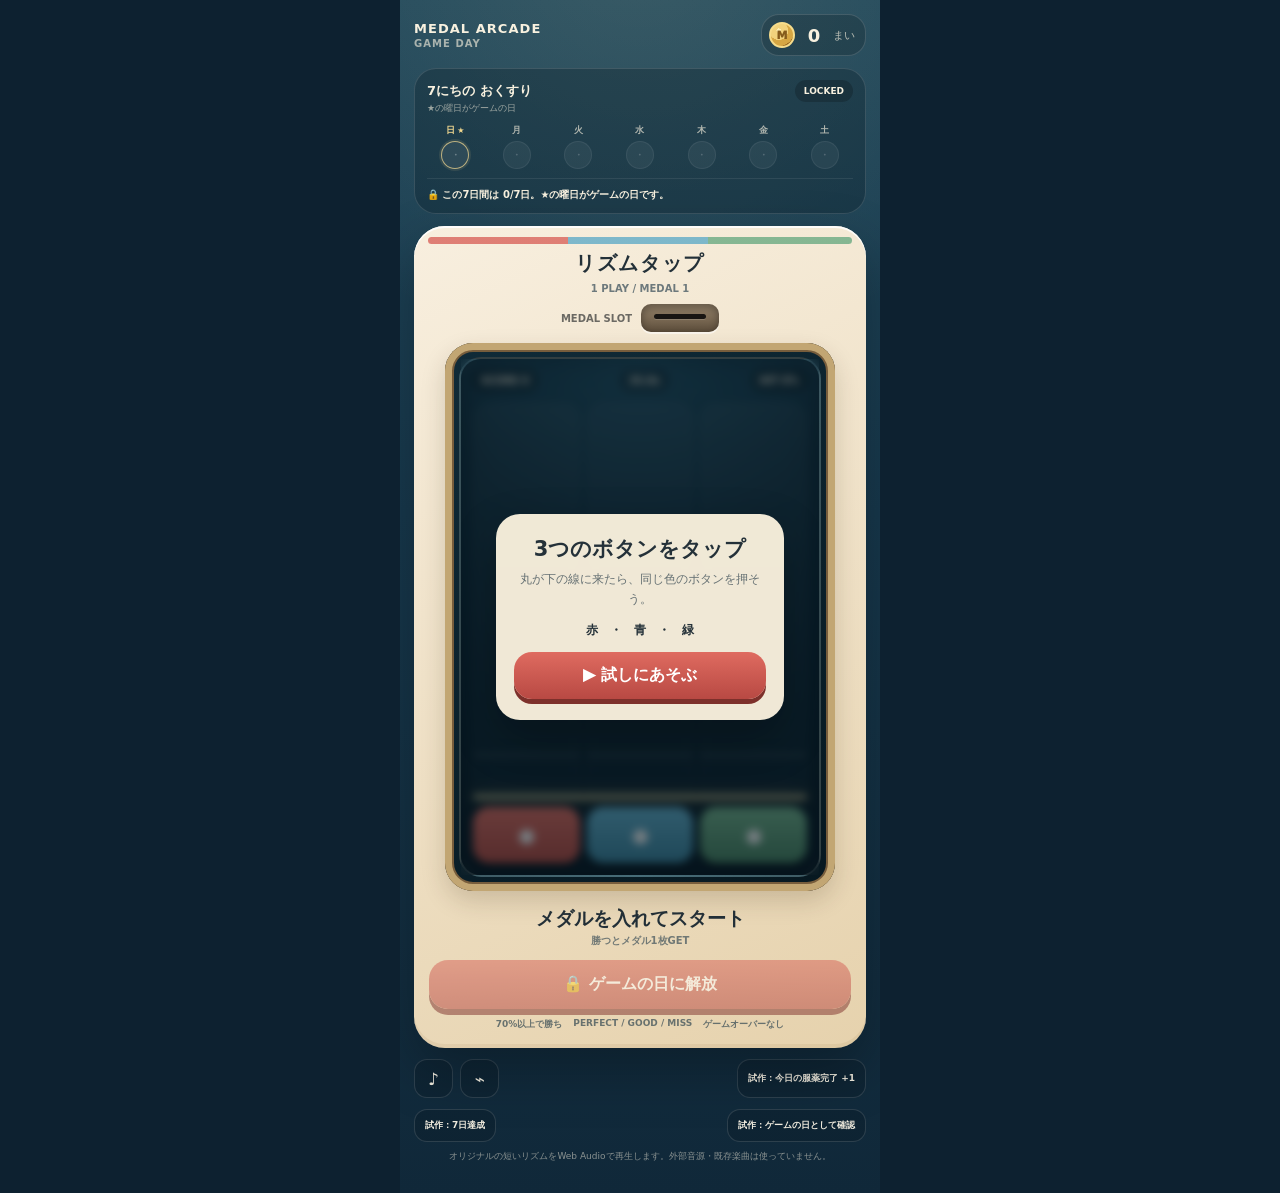
<file: games/rhythm/index.html>
<!doctype html>
<html lang="ja">
<head>
<meta charset="utf-8">
<meta name="viewport" content="width=device-width,initial-scale=1,viewport-fit=cover,user-scalable=no">
<meta name="theme-color" content="#172c3d">
<title>リズムタップ アーケード v0.1</title>
<script>if(new URLSearchParams(location.search).get('embed')==='1')document.documentElement.classList.add('embed');</script>
<style>
:root{
  --bg:#132838;--panel:#f2ead8;--ink:#233038;--gold:#d6a643;--gold2:#f1d27c;
  --red:#d96257;--blue:#58a6c4;--green:#65a982;--shadow:0 22px 55px rgba(0,0,0,.28)
}
*{box-sizing:border-box;-webkit-tap-highlight-color:transparent}
html,body{margin:0;width:100%;min-height:100%;background:#0d2130;font-family:ui-rounded,"Hiragino Maru Gothic ProN","Yu Gothic",system-ui,sans-serif}
body{display:flex;justify-content:center;min-height:100dvh;overflow-x:hidden}
button{font:inherit}
#app{position:relative;width:min(100vw,480px);min-height:100dvh;padding:max(14px,env(safe-area-inset-top)) 14px max(20px,env(safe-area-inset-bottom));
  background:radial-gradient(circle at 50% -5%,rgba(255,245,190,.11),transparent 34%),linear-gradient(180deg,#21485b 0%,#17384c 43%,#102839 100%);overflow:hidden;color:#f8f1df}
.topbar{display:flex;align-items:center;justify-content:space-between;gap:10px;margin-bottom:12px}
.title{font-weight:900;letter-spacing:.08em;font-size:13px}.subtitle{display:block;font-size:10px;opacity:.62;margin-top:2px}
.wallet{display:flex;align-items:center;gap:8px;padding:7px 10px 7px 7px;border:1px solid rgba(255,255,255,.14);border-radius:18px;background:rgba(0,0,0,.16)}
.coinMini{width:26px;height:26px;border-radius:50%;display:grid;place-items:center;background:radial-gradient(circle at 35% 30%,#fff0b6 0 10%,var(--gold2) 11% 44%,var(--gold) 45% 73%,#9d6b20 74% 100%);border:2px solid #f6dc8b;color:#855b1b;font-size:11px;font-weight:1000}
.wallet b{font-size:18px;min-width:22px;text-align:center}.wallet span{font-size:11px;opacity:.7}
.weekCard{margin-bottom:12px;padding:11px 12px;border:1px solid rgba(255,255,255,.13);border-radius:22px;background:rgba(4,20,28,.26)}
.weekHead{display:flex;justify-content:space-between;gap:10px}.weekHead strong{font-size:13px}.weekHead small{display:block;font-size:9px;opacity:.58;margin-top:2px}
.badge{align-self:flex-start;padding:6px 9px;border-radius:999px;background:rgba(0,0,0,.2);font-size:9px;font-weight:900}.badge.open{background:rgba(79,145,116,.34);color:#ddf6e6}
.weekDays{display:grid;grid-template-columns:repeat(7,1fr);gap:5px;margin-top:9px}.dayCell{text-align:center;font-size:9px;font-weight:900;opacity:.67}.dayCell.gameDay{color:#f3d990;opacity:1}.gameDayMark{margin-left:2px;color:#f3d990;font-size:8px}.dayCell.gameDay .dayDot{border-color:rgba(243,217,144,.72);box-shadow:0 0 0 2px rgba(243,217,144,.10)}
.dayDot{width:28px;height:28px;margin:4px auto 0;border-radius:50%;display:grid;place-items:center;background:rgba(255,255,255,.08);border:1px solid rgba(255,255,255,.1);color:rgba(255,255,255,.3)}
.dayCell.done{opacity:1}.dayCell.done .dayDot{background:radial-gradient(circle at 35% 30%,#ffeaa2 0 9%,#ddb04f 10% 52%,#a47023 53% 100%);color:#745018;border-color:#ecd07c}
.weekStatus{margin-top:9px;padding-top:8px;border-top:1px solid rgba(255,255,255,.08);font-size:10px;font-weight:800;line-height:1.5}
.machine{position:relative;background:linear-gradient(155deg,#f8efdf,#e6d2ad);border-radius:31px;padding:16px 15px 17px;box-shadow:var(--shadow),inset 0 2px rgba(255,255,255,.85),inset 0 -4px rgba(117,78,34,.08);color:var(--ink);overflow:hidden}
.machine:before{content:"";position:absolute;left:14px;right:14px;top:11px;height:7px;border-radius:99px;background:linear-gradient(90deg,#d85f57 0 33%,#5ca9c6 33% 66%,#66a87f 66%);opacity:.78}
.marquee{text-align:center;margin:8px 0 8px}.marquee strong{display:block;font-size:20px;letter-spacing:.08em}.marquee small{font-size:10px;color:#6d797c;font-weight:800}
.slotArea{display:flex;justify-content:center;align-items:center;gap:9px;margin:4px auto 11px;font-size:10px;font-weight:900;color:#6b6963}
.medalSlot{position:relative;width:78px;height:28px;border-radius:10px;background:linear-gradient(#9d8a70,#5b4c3a);box-shadow:inset 0 4px 8px rgba(0,0,0,.38),0 2px rgba(255,255,255,.55)}
.medalSlot:before{content:"";position:absolute;left:13px;right:13px;top:10px;height:5px;border-radius:99px;background:#181512;box-shadow:0 1px rgba(255,255,255,.15)}
.medalSlot.flash{animation:slotFlash .62s ease}@keyframes slotFlash{50%{box-shadow:0 0 0 5px rgba(255,213,106,.32),0 0 22px rgba(255,213,106,.62)}}
.screenShell{position:relative;margin:0 auto;width:min(96%,390px);border-radius:28px;background:linear-gradient(145deg,#102b38,#071820);box-shadow:inset 0 0 0 7px #c2a673,inset 0 0 0 9px #775d3c,0 10px 24px rgba(55,37,15,.18);padding:14px}
.gameScreen{position:relative;height:min(59vh,520px);min-height:405px;border-radius:22px;overflow:hidden;background:
 radial-gradient(circle at 50% 0%,rgba(80,173,210,.22),transparent 36%),linear-gradient(180deg,#173b4e,#0d2635 62%,#091b27);
 border:2px solid rgba(230,219,185,.18);box-shadow:inset 0 0 28px rgba(0,0,0,.25)}
.hud{position:absolute;z-index:9;left:10px;right:10px;top:9px;display:flex;justify-content:space-between;gap:8px;font-size:10px;font-weight:900;color:#f7f0df}
.hud .pill{padding:6px 9px;border-radius:99px;background:rgba(0,0,0,.24);border:1px solid rgba(255,255,255,.08)}
.lanes{position:absolute;inset:44px 12px 78px;display:grid;grid-template-columns:repeat(3,1fr);gap:7px}
.lane{position:relative;border-radius:18px 18px 10px 10px;background:linear-gradient(180deg,rgba(255,255,255,.045),rgba(255,255,255,.018));border:1px solid rgba(255,255,255,.07);overflow:hidden}
.lane:before{content:"";position:absolute;left:0;right:0;bottom:40px;height:2px;background:rgba(255,255,255,.22)}
.note{position:absolute;left:50%;width:56%;aspect-ratio:1;border-radius:50%;transform:translate(-50%,-50%);box-shadow:0 5px 13px rgba(0,0,0,.24),inset 0 1px rgba(255,255,255,.5)}
.note.l0{background:radial-gradient(circle at 35% 30%,#ffafa6,#d95e54 60%,#9a3e39)}
.note.l1{background:radial-gradient(circle at 35% 30%,#b9e7f8,#5aa9c7 60%,#32748d)}
.note.l2{background:radial-gradient(circle at 35% 30%,#c8efcf,#69ad82 60%,#3f7958)}
.judgeLine{position:absolute;left:12px;right:12px;bottom:76px;height:4px;border-radius:99px;background:rgba(255,237,175,.78);box-shadow:0 0 16px rgba(255,221,117,.45)}
.judgeText{position:absolute;z-index:12;left:50%;top:48%;transform:translate(-50%,-50%);font-weight:1000;font-size:30px;letter-spacing:.03em;color:#fff;opacity:0;pointer-events:none;text-shadow:0 4px 15px rgba(0,0,0,.35)}
.judgeText.go{animation:judgePop .48s cubic-bezier(.18,1.5,.34,1)}@keyframes judgePop{0%{opacity:0;transform:translate(-50%,-50%) scale(.55)}35%{opacity:1;transform:translate(-50%,-55%) scale(1.13)}100%{opacity:0;transform:translate(-50%,-76%) scale(.92)}}
.pads{position:absolute;left:12px;right:12px;bottom:12px;height:56px;display:grid;grid-template-columns:repeat(3,1fr);gap:7px;z-index:14}
.pad{border:0;border-radius:16px;color:#fff;font-weight:1000;font-size:18px;box-shadow:0 5px 0 rgba(0,0,0,.26);cursor:pointer;touch-action:manipulation}
.pad:active,.pad.hit{transform:translateY(4px);box-shadow:0 1px 0 rgba(0,0,0,.26);filter:brightness(1.18)}
.pad.p0{background:linear-gradient(#e26f64,#b94d45)}.pad.p1{background:linear-gradient(#67b5d2,#3f89a4)}.pad.p2{background:linear-gradient(#78b991,#4c8967)}
.startOverlay{position:absolute;inset:0;z-index:25;display:grid;place-items:center;padding:26px;background:rgba(5,17,24,.54);backdrop-filter:blur(4px)}
.startCard{width:min(94%,320px);padding:21px 18px;border-radius:24px;background:rgba(248,240,220,.97);color:#243139;text-align:center;box-shadow:0 20px 45px rgba(0,0,0,.25)}
.startCard h2{margin:0 0 7px;font-size:21px}.startCard p{margin:0 0 13px;font-size:12px;line-height:1.6;color:#667174}
.startCard .demo{font-size:12px;font-weight:900;margin-bottom:13px}
.bigBtn{width:100%;border:0;border-radius:18px;padding:13px 15px;background:linear-gradient(#df6b60,#b84943);box-shadow:0 5px 0 #7d302b;color:white;font-weight:1000;cursor:pointer}.bigBtn:active{transform:translateY(4px);box-shadow:0 1px 0 #7d302b}
.message{text-align:center;min-height:53px;display:grid;place-items:center;margin:9px 0 7px}.message strong{display:block;font-size:19px}.message small{display:block;font-size:10px;margin-top:2px;color:#707875;font-weight:800}
.playBtn{width:100%;border:0;border-radius:19px;padding:14px 15px;background:linear-gradient(#d76157,#b74640);box-shadow:0 6px 0 #7e2f2b;color:#fff;font-weight:1000;cursor:pointer}.playBtn:disabled{opacity:.5}.playBtn:active:not(:disabled){transform:translateY(4px);box-shadow:0 2px 0 #7e2f2b}
.rules{display:flex;justify-content:center;flex-wrap:wrap;gap:11px;margin-top:9px;color:#67716e;font-size:9px;font-weight:900}
.coinFly{position:fixed;z-index:1000;width:50px;height:50px;border-radius:50%;display:grid;place-items:center;background:radial-gradient(circle at 34% 28%,#fff0b3 0 10%,#efcb70 11% 45%,#d6a643 46% 76%,#98631e 77% 100%);border:4px solid #f7db88;color:#7d541b;font-weight:1000;pointer-events:none;opacity:0}
.coinReward{position:absolute;left:50%;top:54%;z-index:50;width:58px;height:58px;border-radius:50%;display:grid;place-items:center;background:radial-gradient(circle at 34% 28%,#fff0b3 0 10%,#efcb70 11% 45%,#d6a643 46% 76%,#98631e 77% 100%);border:4px solid #f7db88;color:#7d541b;font-weight:1000;opacity:0;transform:translate(-50%,-50%) scale(.4)}
.coinReward.go{animation:reward 1.05s cubic-bezier(.17,.78,.25,1) forwards}@keyframes reward{0%{opacity:0;transform:translate(-50%,-50%) scale(.35)}22%{opacity:1;transform:translate(-50%,-65%) scale(1.16)}70%{opacity:1;transform:translate(-50%,-94%) scale(1)}100%{opacity:0;transform:translate(-50%,-128%) scale(.78)}}
.utility{margin-top:11px;display:flex;justify-content:space-between;gap:8px}.toggles{display:flex;gap:7px}.iconBtn,.testBtn{border:1px solid rgba(255,255,255,.13);border-radius:13px;background:rgba(0,0,0,.13);color:#f1ecdf}.iconBtn{width:39px;height:39px;font-size:17px}.iconBtn[aria-pressed="false"]{opacity:.4}.testBtn{padding:9px 10px;font-size:9px;font-weight:900}
.noteText{text-align:center;font-size:9px;opacity:.52;line-height:1.5;margin-top:8px}
@media(max-width:360px){.gameScreen{min-height:385px}.pad{font-size:15px}.lanes{gap:5px}.pads{gap:5px}}
@media(prefers-reduced-motion:reduce){*,*:before,*:after{animation-duration:.01ms!important;animation-iteration-count:1!important}}
</style>
<style id="arcade-embed-style">
html.embed,html.embed body{background:#173740!important;min-height:100%!important}
html.embed body{display:block!important;overflow:auto!important}
html.embed #app{width:100%!important;min-height:100vh!important;padding:8px!important;background:transparent!important}
html.embed .topbar,
html.embed .weekCard,
html.embed .utility,
html.embed .note,
html.embed .noteText,
html.embed .devTools,
html.embed details.devTools,
html.embed .demoGuide,
html.embed .startOverlay{display:none!important}
html.embed .machine{margin:0 auto!important;max-width:470px!important;box-shadow:none!important}
html.embed .screenShell{max-width:100%!important}
html.embed .gameScreen{max-height:none!important}
</style>
</head>
<body>
<div id="app">
<header class="topbar">
  <div class="title">MEDAL ARCADE<span class="subtitle">GAME DAY</span></div>
  <div class="wallet" id="wallet"><div class="coinMini">M</div><b id="medalCount">0</b><span>まい</span></div>
</header>

<section class="weekCard">
  <div class="weekHead"><div><strong>7にちの おくすり</strong><small>★の曜日がゲームの日</small></div><span class="badge" id="badge">LOCKED</span></div>
  <div class="weekDays" id="weekDays"></div>
  <div class="weekStatus" id="weekStatus"></div>
</section>

<main class="machine" id="machine">
  <div class="marquee"><strong>リズムタップ</strong><small>1 PLAY / MEDAL 1</small></div>
  <div class="slotArea"><span>MEDAL SLOT</span><div class="medalSlot" id="medalSlot"></div></div>
  <section class="screenShell">
    <div class="gameScreen" id="gameScreen">
      <div class="hud"><div class="pill">SCORE <span id="score">0</span></div><div class="pill"><span id="time">35.0</span>s</div><div class="pill">HIT <span id="acc">0</span>%</div></div>
      <div class="lanes" id="lanes">
        <div class="lane" data-lane="0"></div><div class="lane" data-lane="1"></div><div class="lane" data-lane="2"></div>
      </div>
      <div class="judgeLine"></div>
      <div class="judgeText" id="judgeText"></div>
      <div class="pads">
        <button class="pad p0" data-lane="0">●</button>
        <button class="pad p1" data-lane="1">●</button>
        <button class="pad p2" data-lane="2">●</button>
      </div>
      <div class="startOverlay" id="startOverlay">
        <div class="startCard">
          <h2>3つのボタンをタップ</h2>
          <p>丸が下の線に来たら、同じ色のボタンを押そう。</p>
          <div class="demo">赤　・　青　・　緑</div>
          <button class="bigBtn" id="trialBtn">▶ 試しにあそぶ</button>
        </div>
      </div>
    </div>
  </section>
  <div class="message" id="message"><div><strong>メダルを入れてスタート</strong><small>勝つとメダル1枚GET</small></div></div>
  <button class="playBtn" id="playBtn">🪙 メダルを入れてスタート</button>
  <div class="rules"><span>70%以上で勝ち</span><span>PERFECT / GOOD / MISS</span><span>ゲームオーバーなし</span></div>
  <div class="coinReward" id="coinReward">+1</div>
</main>

<div class="utility">
  <div class="toggles"><button class="iconBtn" id="soundBtn" aria-pressed="true">♪</button><button class="iconBtn" id="vibeBtn" aria-pressed="true">⌁</button></div>
  <button class="testBtn" id="testMedalBtn">試作：今日の服薬完了 +1</button>
</div>
<div class="utility"><button class="testBtn" id="testWeekBtn">試作：7日達成</button><button class="testBtn" id="testSundayBtn">試作：ゲームの日として確認</button></div>
<p class="noteText">オリジナルの短いリズムをWeb Audioで再生します。外部音源・既存楽曲は使っていません。</p>
<div class="coinFly" id="coinFly">M</div>
</div>
<script>
(()=>{
'use strict';
const STORE='medicine-medal-arcade-wallet-v2',SETTINGS='medicine-medal-arcade-settings-v1',ADHERENCE='medicine-medal-weekly-adherence-v1',DEBUG='medicine-medal-arcade-debug-v1',TZ='Asia/Tokyo';
const PARENT_SETTINGS='medicine-medal-parent-settings-v1';
const medalCount=$('medalCount'),walletEl=$('wallet'),playBtn=$('playBtn'),trialBtn=$('trialBtn'),startOverlay=$('startOverlay'),weekDays=$('weekDays'),weekStatus=$('weekStatus'),badge=$('badge');
const soundBtn=$('soundBtn'),vibeBtn=$('vibeBtn'),testMedalBtn=$('testMedalBtn'),testWeekBtn=$('testWeekBtn'),testSundayBtn=$('testSundayBtn'),coinFly=$('coinFly'),medalSlot=$('medalSlot'),coinReward=$('coinReward'),message=$('message'),judgeText=$('judgeText'),scoreEl=$('score'),timeEl=$('time'),accEl=$('acc'),gameScreen=$('gameScreen');
const laneEls=[...document.querySelectorAll('.lane')],pads=[...document.querySelectorAll('.pad')];
let wallet=loadInt(STORE,0),settings=loadJson(SETTINGS,{sound:true,vibe:true}),adherence=loadJson(ADHERENCE,{doneDates:{}}),debug=loadJson(DEBUG,{sunday:false});
if(!adherence.doneDates)adherence.doneDates={};
let state='idle',audio=null,raf=0,startTime=0,lastFrame=0,notes=[],spawnIndex=0,score=0,hits=0,perfects=0,goods=0,misses=0,total=0;
const DURATION=35000,TRAVEL=1750,PERFECT=75,GOOD=145;
const bpm=112,beat=60000/bpm;
const pattern=buildPattern();
renderAll();renderSettings();

pads.forEach(p=>{
  const lane=+p.dataset.lane;
  p.addEventListener('pointerdown',e=>{e.preventDefault();tapLane(lane,p)});
});
playBtn.addEventListener('click',insertMedalAndStart);
trialBtn.addEventListener('click',enableTrial);
soundBtn.onclick=()=>{settings.sound=!settings.sound;save(SETTINGS,settings);renderSettings();if(settings.sound)tone(620,.05,.02)};
vibeBtn.onclick=()=>{settings.vibe=!settings.vibe;save(SETTINGS,settings);renderSettings();vibrate(8)};
testMedalBtn.onclick=markMedicationDone;
testWeekBtn.onclick=()=>{weekKeys().forEach(k=>adherence.doneDates[k]=true);save(ADHERENCE,adherence);renderAll();tone(660,.06,.025);setTimeout(()=>tone(880,.07,.02),70)};
testSundayBtn.onclick=()=>{debug.sunday=!debug.sunday;save(DEBUG,debug);renderAll()};

function buildPattern(){
  const out=[]; let t=1200;
  const cells=[
    [0],[1],[2],[1],[0,2],[1],[2],[0],
    [0],[0,2],[1],[2],[1],[0],[2],[1],
    [2],[1],[0],[1],[0,2],[2],[1],[0],
    [0],[1],[0,2],[1],[2],[1],[0],[2],
    [0,2],[1],[2],[1],[0],[1],[2],[0]
  ];
  cells.forEach((lanes,i)=>{lanes.forEach(l=>out.push({time:t,lane:l}));t+=beat*(i%8===7?.75:.5)});
  while(t<DURATION-1200){
    const seq=[[0],[1],[2],[0,2],[1],[2],[1],[0]];
    seq.forEach((ls,i)=>{if(t>=DURATION-900)return;ls.forEach(l=>out.push({time:t,lane:l}));t+=beat*.5});
  }
  return out.sort((a,b)=>a.time-b.time);
}
function enableTrial(){
  weekKeys().forEach(k=>adherence.doneDates[k]=true);save(ADHERENCE,adherence);debug.sunday=true;save(DEBUG,debug);if(wallet<3){wallet=3;save(STORE,wallet)}startOverlay.style.display='none';renderAll();setMsg('準備OK','メダルを入れてスタート');
}
function insertMedalAndStart(){
  if(state!=='idle'&&state!=='over')return;
  if(!isUnlocked()){setMsg('まだ遊べません','今日はゲームの日ではありません');return}
  if(wallet<1){setMsg('メダルがありません','服薬できた日に1枚たまります');return}
  state='inserting';playBtn.disabled=true;
  const wr=walletEl.getBoundingClientRect(),sr=medalSlot.getBoundingClientRect();
  coinFly.style.opacity=1;coinFly.style.left=(wr.left+wr.width/2-25)+'px';coinFly.style.top=(wr.top+wr.height/2-25)+'px';
  const dx=(sr.left+sr.width/2)-(wr.left+wr.width/2),dy=(sr.top+sr.height/2)-(wr.top+wr.height/2);
  const anim=coinFly.animate([{transform:'translate(0,0) scale(.9) rotate(0)'},{transform:`translate(${dx*.55}px,${dy*.35}px) scale(1.08) rotate(240deg)`,offset:.55},{transform:`translate(${dx}px,${dy}px) scale(.48) rotate(520deg)`,opacity:1}],{duration:780,easing:'cubic-bezier(.2,.72,.25,1)',fill:'forwards'});
  tone(520,.045,.02);setTimeout(()=>tone(760,.05,.018),260);
  anim.onfinish=()=>{
    coinFly.style.opacity=0;coinFly.getAnimations().forEach(a=>a.cancel());
    wallet--;save(STORE,wallet);renderWallet();medalSlot.classList.remove('flash');void medalSlot.offsetWidth;medalSlot.classList.add('flash');
    metalClink();vibrate([8,24,8]);setTimeout(startGame,330);
  };
}
function startGame(){
  notes.forEach(n=>n.el.remove());notes=[];spawnIndex=0;score=hits=perfects=goods=misses=total=0;
  scoreEl.textContent='0';accEl.textContent='0';timeEl.textContent=(DURATION/1000).toFixed(1);
  state='playing';startTime=performance.now();lastFrame=startTime;setMsg('スタート！','線に来たら同じ色をタップ');playBtn.disabled=true;startMusic();
  raf=requestAnimationFrame(loop);
}
function loop(now){
  if(state!=='playing')return;
  const elapsed=now-startTime;
  while(spawnIndex<pattern.length && pattern[spawnIndex].time-TRAVEL<=elapsed){
    spawnNote(pattern[spawnIndex]);spawnIndex++;
  }
  notes.forEach(n=>{
    const age=elapsed-(n.time-TRAVEL),p=age/TRAVEL;
    const y=8+p*84;n.el.style.top=y+'%';
    if(!n.hit && elapsed-n.time>GOOD){n.hit=true;misses++;total++;showJudge('MISS');n.el.remove();}
  });
  notes=notes.filter(n=>!n.hit);
  const remain=Math.max(0,DURATION-elapsed);timeEl.textContent=(remain/1000).toFixed(1);
  if(elapsed>=DURATION){finishGame();return}
  raf=requestAnimationFrame(loop);
}
function spawnNote(src){
  const el=document.createElement('div');el.className=`note l${src.lane}`;el.style.top='8%';laneEls[src.lane].appendChild(el);notes.push({...src,el,hit:false});
}
function tapLane(lane,pad){
  if(state!=='playing')return;
  pad.classList.add('hit');setTimeout(()=>pad.classList.remove('hit'),90);
  const elapsed=performance.now()-startTime;
  let best=null,bd=9999;
  for(const n of notes){if(n.lane!==lane||n.hit)continue;const d=Math.abs(elapsed-n.time);if(d<bd){bd=d;best=n}}
  if(!best||bd>GOOD){showJudge('MISS');misses++;total++;tone(180,.04,.012);return}
  best.hit=true;best.el.remove();hits++;total++;
  if(bd<=PERFECT){perfects++;score+=100;showJudge('PERFECT');tone(760,.055,.025);vibrate(5)}
  else{goods++;score+=60;showJudge('GOOD');tone(560,.045,.02);vibrate(3)}
  scoreEl.textContent=score;accEl.textContent=Math.round((hits/Math.max(1,total))*100);
}
function finishGame(){
  cancelAnimationFrame(raf);state='over';notes.forEach(n=>n.el.remove());notes=[];
  while(spawnIndex<pattern.length){spawnIndex++}
  const pct=Math.round((hits/Math.max(1,total))*100);
  accEl.textContent=pct;stopMusic();
  if(pct>=70){
    setMsg('クリア！',`HIT ${pct}%　メダル1枚GET`);
    tone(523,.08,.03);setTimeout(()=>tone(659,.09,.03),90);setTimeout(()=>tone(784,.14,.035),180);vibrate([12,35,18]);
    setTimeout(()=>{wallet++;save(STORE,wallet);renderWallet();coinReward.classList.remove('go');void coinReward.offsetWidth;coinReward.classList.add('go')},260);
  }else{
    setMsg('おしい！',`HIT ${pct}%　次は70%以上をねらおう`);tone(320,.08,.018);setTimeout(()=>tone(260,.11,.015),80);vibrate(12);
  }
  renderAccess();
}
function startMusic(){
  if(!settings.sound)return;
  getAudio();
  const base=audio.currentTime+.06,sec=60/bpm;
  for(let i=0;i<80;i++){
    const t=base+i*sec/2,step=i%8;
    kickAt(t,step===0||step===4?0.065:0.026);
    if(step===2||step===6)hatAt(t+.02,0.018);
    if(i%4===0)bassAt(t,[110,123.47,98,130.81][(i/4)%4|0],0.05);
  }
}
function stopMusic(){}
function getAudio(){audio=audio||new (window.AudioContext||window.webkitAudioContext)();if(audio.state==='suspended')audio.resume();return audio}
function tone(freq,dur=.07,vol=.02,type='square'){
  if(!settings.sound)return;const a=getAudio(),o=a.createOscillator(),g=a.createGain();o.type=type;o.frequency.value=freq;g.gain.setValueAtTime(.0001,a.currentTime);g.gain.exponentialRampToValueAtTime(vol,a.currentTime+.008);g.gain.exponentialRampToValueAtTime(.0001,a.currentTime+dur);o.connect(g);g.connect(a.destination);o.start();o.stop(a.currentTime+dur+.02)
}
function kickAt(t,v){if(!settings.sound)return;const a=getAudio(),o=a.createOscillator(),g=a.createGain();o.frequency.setValueAtTime(105,t);o.frequency.exponentialRampToValueAtTime(42,t+.09);g.gain.setValueAtTime(v,t);g.gain.exponentialRampToValueAtTime(.0001,t+.11);o.connect(g);g.connect(a.destination);o.start(t);o.stop(t+.12)}
function hatAt(t,v){if(!settings.sound)return;const a=getAudio(),len=a.sampleRate*.04,b=a.createBuffer(1,len,a.sampleRate),d=b.getChannelData(0);for(let i=0;i<len;i++)d[i]=Math.random()*2-1;const s=a.createBufferSource(),f=a.createBiquadFilter(),g=a.createGain();s.buffer=b;f.type='highpass';f.frequency.value=5000;g.gain.setValueAtTime(v,t);g.gain.exponentialRampToValueAtTime(.0001,t+.04);s.connect(f);f.connect(g);g.connect(a.destination);s.start(t)}
function bassAt(t,freq,v){if(!settings.sound)return;const a=getAudio(),o=a.createOscillator(),g=a.createGain();o.type='triangle';o.frequency.value=freq;g.gain.setValueAtTime(.0001,t);g.gain.exponentialRampToValueAtTime(v,t+.01);g.gain.exponentialRampToValueAtTime(.0001,t+.18);o.connect(g);g.connect(a.destination);o.start(t);o.stop(t+.2)}
function metalClink(){tone(1450,.035,.025,'square');setTimeout(()=>tone(860,.07,.018,'triangle'),30)}
function showJudge(txt){judgeText.textContent=txt;judgeText.classList.remove('go');void judgeText.offsetWidth;judgeText.classList.add('go')}
function setMsg(a,b){message.innerHTML=`<div><strong>${a}</strong><small>${b}</small></div>`}
function markMedicationDone(){const k=currentDateKey();if(adherence.doneDates[k]){setMsg('今日は記録ずみ','メダルは受け取りずみ');return}adherence.doneDates[k]=true;wallet++;save(STORE,wallet);save(ADHERENCE,adherence);renderAll();tone(660,.06,.025);setTimeout(()=>tone(880,.08,.02),75);vibrate(8)}
function renderAll(){renderWallet();renderWeek();renderAccess()}
function renderWallet(){medalCount.textContent=wallet}
function renderWeek(){
  const keys=weekKeys(),names=['日','月','火','水','木','金','土'];weekDays.innerHTML='';
  keys.forEach((k,i)=>{const d=document.createElement('div');const gameDay=getGameDays().includes(dayOfWeek(k));d.className='dayCell'+(adherence.doneDates[k]?' done':'')+(gameDay?' gameDay':'');d.innerHTML=`${names[dayOfWeek(k)]}${gameDay?'<span class="gameDayMark">★</span>':''}<div class="dayDot">${adherence.doneDates[k]?'M':'・'}</div>`;weekDays.appendChild(d)});
  const count=keys.filter(k=>adherence.doneDates[k]).length;
  if(isUnlocked()){badge.textContent='OPEN';badge.classList.add('open');weekStatus.innerHTML=`🎮 <b>今日はゲームの日！</b> ${wallet}枚使えます。`}
  else{badge.textContent='LOCKED';badge.classList.remove('open');weekStatus.innerHTML=`🔒 この7日間は ${count}/7日。★の曜日がゲームの日です。`}
  testSundayBtn.textContent=debug.sunday?'試作：実際の曜日に戻す':'試作：ゲームの日として確認';
}
function renderAccess(){
  const ok=isUnlocked()&&wallet>0&&(state==='idle'||state==='over');playBtn.disabled=!ok;
  if(state==='playing'||state==='inserting'){playBtn.disabled=true;return}
  if(!isGameDay())playBtn.textContent='🔒 ゲームの日に解放';
  
  else if(wallet<1)playBtn.textContent='メダルがありません';
  else playBtn.textContent='🪙 メダルを入れてスタート';
}
function renderSettings(){soundBtn.setAttribute('aria-pressed',String(settings.sound));vibeBtn.setAttribute('aria-pressed',String(settings.vibe))}
function getGameDays(){try{const raw=JSON.parse(localStorage.getItem(PARENT_SETTINGS)||'{}');const src=Array.isArray(raw.gameDays)?raw.gameDays:(Number.isInteger(Number(raw.gameDay))?[Number(raw.gameDay)]:[0]);const days=[...new Set(src.map(Number).filter(d=>Number.isInteger(d)&&d>=0&&d<=6))];return days.length?days:[0]}catch(_){return[0]}}
function isUnlocked(){return isGameDay()}function weekComplete(){return weekKeys().every(k=>!!adherence.doneDates[k])}
function isGameDay(){return getGameDays().includes(dayOfWeek(currentDateKey()))}
function weekKeys(){const today=currentDateKey(),start=addDaysKey(today,-6);return Array.from({length:7},(_,i)=>addDaysKey(start,i))}function currentDateKey(){const real=todayJstKey();if(!debug.sunday)return real;const cur=dayOfWeek(real),delta=Math.min(...getGameDays().map(d=>(d-cur+7)%7));return addDaysKey(real,delta)}function todayJstKey(){const ps=new Intl.DateTimeFormat('en-CA',{timeZone:TZ,year:'numeric',month:'2-digit',day:'2-digit'}).formatToParts(new Date()),p=Object.fromEntries(ps.filter(x=>x.type!=='literal').map(x=>[x.type,x.value]));return `${p.year}-${p.month}-${p.day}`}
function weekStartKey(k){const d=parseKey(k),off=(d.getUTCDay()+6)%7;d.setUTCDate(d.getUTCDate()-off);return keyFromDate(d)}
function addDaysKey(k,n){const d=parseKey(k);d.setUTCDate(d.getUTCDate()+n);return keyFromDate(d)}function dayOfWeek(k){return parseKey(k).getUTCDay()}function parseKey(k){return new Date(k+'T00:00:00Z')}function keyFromDate(d){return `${d.getUTCFullYear()}-${String(d.getUTCMonth()+1).padStart(2,'0')}-${String(d.getUTCDate()).padStart(2,'0')}`}
function loadInt(k,f){const n=parseInt(localStorage.getItem(k),10);return Number.isFinite(n)?n:f}function loadJson(k,f){try{return {...f,...JSON.parse(localStorage.getItem(k)||'{}')}}catch(_){return f}}function save(k,v){localStorage.setItem(k,typeof v==='string'?v:JSON.stringify(v))}
function vibrate(p){if(settings.vibe&&navigator.vibrate)navigator.vibrate(p)}function $(id){return document.getElementById(id)}
})();
</script>
</body>
</html>
</file>
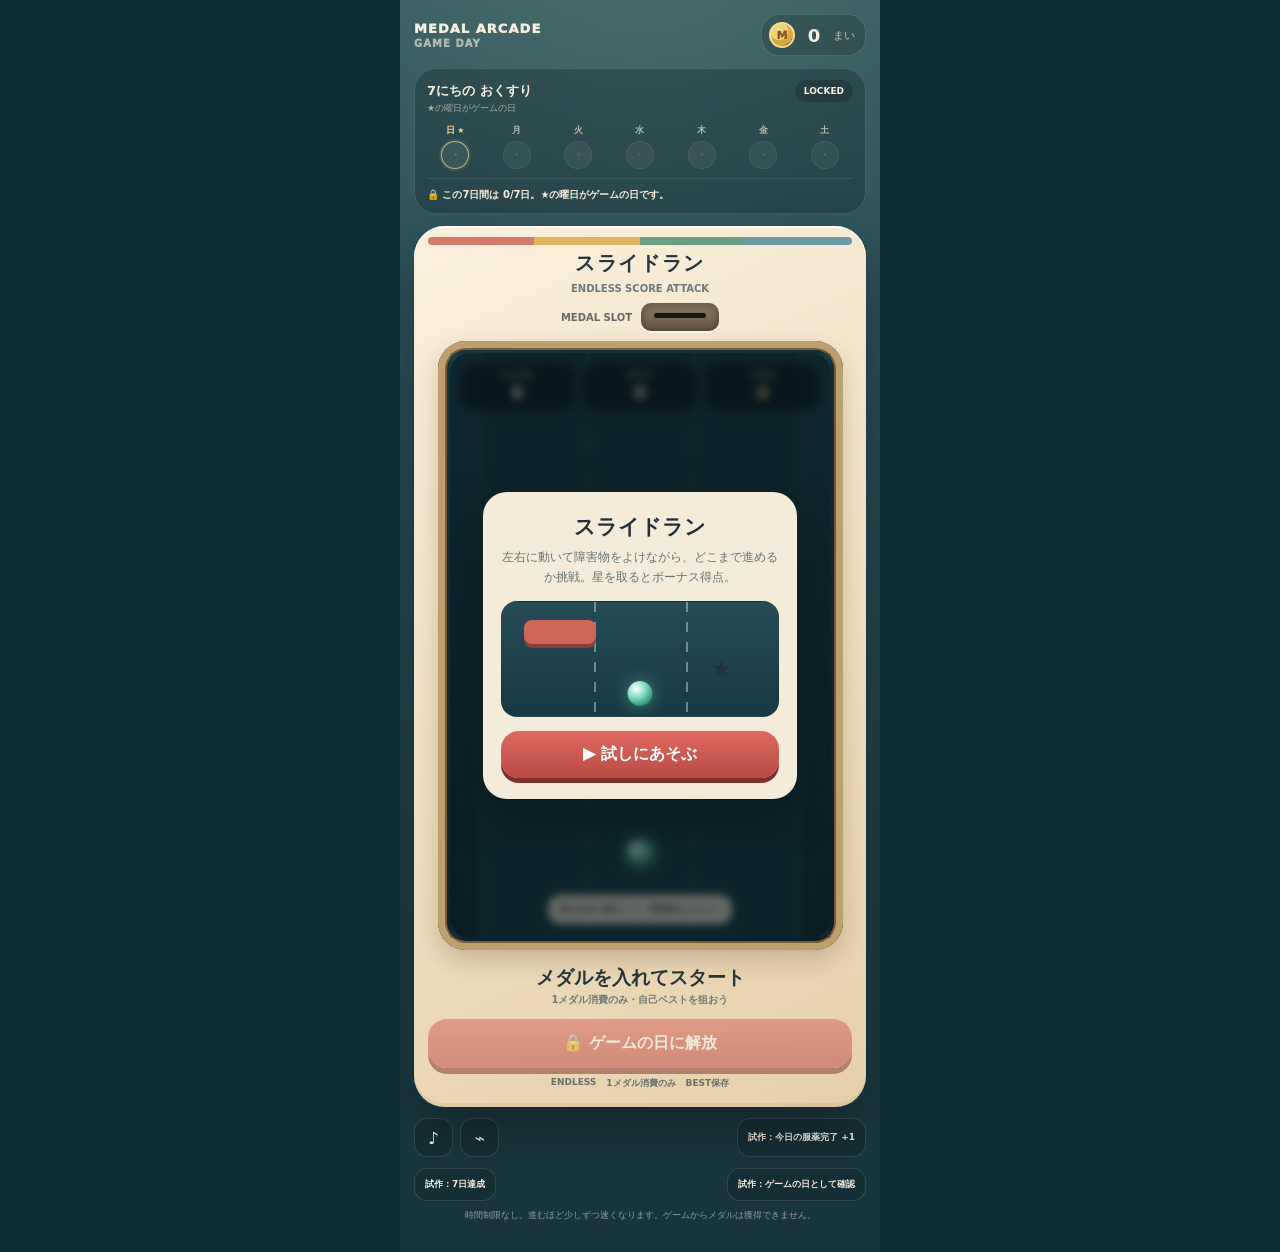
<file: games/slide-run/index.html>
<!doctype html>
<html lang="ja">
<head>
<meta charset="utf-8">
<meta name="viewport" content="width=device-width,initial-scale=1,viewport-fit=cover,user-scalable=no">
<meta name="theme-color" content="#173940">
<script>if(new URLSearchParams(location.search).get('embed')==='1')document.documentElement.classList.add('embed');</script>
<title>スライドラン</title>
<style>
:root{--gold:#d6a744;--gold2:#f0d17b;--ink:#26353a;--cream:#f7ecd7;--teal:#173940}
*{box-sizing:border-box;-webkit-tap-highlight-color:transparent}
html,body{margin:0;width:100%;min-height:100%;background:#102d33;font-family:ui-rounded,"Hiragino Maru Gothic ProN","Yu Gothic",system-ui,sans-serif}
body{display:flex;justify-content:center;min-height:100dvh;overflow-x:hidden}
button{font:inherit}
#app{width:min(100vw,480px);min-height:100dvh;position:relative;overflow:hidden;padding:max(14px,env(safe-area-inset-top)) 14px max(20px,env(safe-area-inset-bottom));background:radial-gradient(circle at 50% -5%,rgba(255,244,190,.12),transparent 34%),linear-gradient(180deg,#315a61,#23464e 44%,#17343c);color:#f7efdd}
.topbar{display:flex;justify-content:space-between;align-items:center;gap:10px;margin-bottom:12px}.title{font-size:13px;font-weight:1000;letter-spacing:.08em}.subtitle{display:block;font-size:10px;opacity:.62;margin-top:2px}
.wallet{display:flex;align-items:center;gap:8px;padding:7px 10px 7px 7px;border:1px solid rgba(255,255,255,.14);border-radius:18px;background:rgba(0,0,0,.16)}
.coinMini{width:26px;height:26px;border-radius:50%;display:grid;place-items:center;background:radial-gradient(circle at 35% 30%,#fff0b6 0 10%,var(--gold2) 11% 44%,#d6a744 45% 73%,#9d6b20 74% 100%);border:2px solid #f6dc8b;color:#855b1b;font-size:11px;font-weight:1000}.wallet b{font-size:18px;min-width:22px;text-align:center}.wallet span{font-size:11px;opacity:.7}
.weekCard{margin-bottom:12px;padding:11px 12px;border:1px solid rgba(255,255,255,.13);border-radius:22px;background:rgba(4,20,28,.26)}.weekHead{display:flex;justify-content:space-between;gap:10px}.weekHead strong{font-size:13px}.weekHead small{display:block;font-size:9px;opacity:.58;margin-top:2px}.badge{align-self:flex-start;padding:6px 9px;border-radius:999px;background:rgba(0,0,0,.2);font-size:9px;font-weight:900}.badge.open{background:rgba(79,145,116,.34);color:#ddf6e6}.weekDays{display:grid;grid-template-columns:repeat(7,1fr);gap:5px;margin-top:9px}.dayCell{text-align:center;font-size:9px;font-weight:900;opacity:.67}.dayCell.gameDay{color:#f3d990;opacity:1}.gameDayMark{margin-left:2px;color:#f3d990;font-size:8px}.dayCell.gameDay .dayDot{border-color:rgba(243,217,144,.72);box-shadow:0 0 0 2px rgba(243,217,144,.10)}.dayDot{width:28px;height:28px;margin:4px auto 0;border-radius:50%;display:grid;place-items:center;background:rgba(255,255,255,.08);border:1px solid rgba(255,255,255,.1);color:rgba(255,255,255,.3)}.dayCell.done{opacity:1}.dayCell.done .dayDot{background:radial-gradient(circle at 35% 30%,#ffeaa2 0 9%,#ddb04f 10% 52%,#a47023 53% 100%);color:#745018;border-color:#ecd07c}.weekStatus{margin-top:9px;padding-top:8px;border-top:1px solid rgba(255,255,255,.08);font-size:10px;font-weight:800;line-height:1.5}
.machine{position:relative;background:linear-gradient(155deg,#fbf0dc,#e6d0aa);border-radius:31px;padding:16px 14px 17px;box-shadow:0 24px 58px rgba(0,0,0,.29),inset 0 2px rgba(255,255,255,.85),inset 0 -4px rgba(117,78,34,.08);color:var(--ink);overflow:hidden}.machine:before{content:"";position:absolute;left:14px;right:14px;top:11px;height:8px;border-radius:99px;background:linear-gradient(90deg,#cf6254 0 25%,#d8aa49 25% 50%,#4f8e72 50% 75%,#548ba0 75%);opacity:.84}.marquee{text-align:center;margin:8px 0 7px}.marquee strong{display:block;font-size:20px;letter-spacing:.08em}.marquee small{font-size:10px;color:#6e797b;font-weight:800}
.slotArea{display:flex;justify-content:center;align-items:center;gap:9px;margin:3px auto 10px;font-size:10px;font-weight:900;color:#6b6963}.medalSlot{position:relative;width:78px;height:28px;border-radius:10px;background:linear-gradient(#9d8a70,#5b4c3a);box-shadow:inset 0 4px 8px rgba(0,0,0,.38),0 2px rgba(255,255,255,.55)}.medalSlot:before{content:"";position:absolute;left:13px;right:13px;top:10px;height:5px;border-radius:99px;background:#181512}.medalSlot.flash{animation:slotFlash .62s ease}@keyframes slotFlash{50%{box-shadow:0 0 0 5px rgba(255,213,106,.32),0 0 22px rgba(255,213,106,.62)}}
.gameShell{margin:0 auto;width:min(98%,405px);border-radius:28px;background:linear-gradient(145deg,#15343b,#091d22);box-shadow:inset 0 0 0 7px #bea06f,inset 0 0 0 9px #775a39,0 10px 24px rgba(55,37,15,.2);padding:12px}.game{position:relative;border-radius:20px;overflow:hidden;background:#102c35;min-height:585px;color:#fff7e7}
canvas{position:absolute;inset:0;width:100%;height:100%;touch-action:none}
.scoreRow{position:absolute;z-index:8;left:10px;right:10px;top:10px;display:grid;grid-template-columns:1fr 1fr 1fr;gap:7px;pointer-events:none}.scoreBox{border-radius:13px;padding:7px 6px;background:rgba(4,19,24,.68);border:1px solid rgba(255,255,255,.09);text-align:center;backdrop-filter:blur(4px)}.scoreBox span{display:block;font-size:8px;opacity:.58;font-weight:900;letter-spacing:.08em}.scoreBox b{display:block;font-variant-numeric:tabular-nums;font-size:18px;margin-top:2px}.scoreBox.combo b{color:#ffe084}
.guide{position:absolute;z-index:9;left:50%;bottom:14px;transform:translateX(-50%);width:max-content;max-width:90%;padding:8px 11px;border-radius:13px;background:rgba(255,248,229,.92);color:#564d3d;text-align:center;font-size:9px;font-weight:1000;pointer-events:none;transition:.2s}.guide.hide{opacity:0;transform:translate(-50%,8px)}
.gameOver{position:absolute;z-index:20;inset:0;display:none;place-items:center;padding:25px;background:rgba(7,22,26,.72);backdrop-filter:blur(4px)}.gameOver.show{display:grid}.overCard{width:min(95%,300px);padding:22px 18px;border-radius:24px;background:#f8efd9;color:#29383c;text-align:center;box-shadow:0 20px 45px rgba(0,0,0,.25)}.overCard h2{margin:0 0 6px;font-size:24px}.overScore{font-size:42px;font-weight:1000;line-height:1;margin:10px 0 4px}.overBest{font-size:11px;font-weight:900;color:#6a7474}.newBest{display:none;margin:9px auto 0;width:max-content;padding:6px 10px;border-radius:99px;background:#e4bd5d;color:#6e4d12;font-size:10px;font-weight:1000}.newBest.show{display:block}.overNote{font-size:10px;line-height:1.55;color:#687373;margin:10px 0 0}.replayNote{margin-top:11px;font-size:10px;font-weight:900;color:#97603a}
.startOverlay{position:absolute;inset:0;z-index:25;display:grid;place-items:center;padding:23px;background:rgba(5,16,22,.58);backdrop-filter:blur(4px)}.startCard{width:min(94%,325px);padding:21px 18px;border-radius:24px;background:rgba(249,241,221,.98);color:#243139;text-align:center;box-shadow:0 20px 45px rgba(0,0,0,.25)}.startCard h2{margin:0 0 7px;font-size:21px}.startCard p{margin:0 0 13px;font-size:12px;line-height:1.65;color:#667174}.demoRoad{height:116px;margin:8px auto 14px;border-radius:16px;background:linear-gradient(180deg,#254c57,#173943);position:relative;overflow:hidden;border:1px solid rgba(0,0,0,.08)}.demoRoad:before,.demoRoad:after{content:"";position:absolute;top:0;bottom:0;width:2px;background:repeating-linear-gradient(180deg,rgba(255,255,255,.38) 0 10px,transparent 10px 20px)}.demoRoad:before{left:33.33%}.demoRoad:after{left:66.66%}.demoPlayer{position:absolute;left:50%;bottom:10px;transform:translateX(-50%);width:25px;height:25px;border-radius:50%;background:radial-gradient(circle at 35% 30%,#fff,#8fe0cc 35%,#3a9d83 70%,#216752);box-shadow:0 0 16px rgba(124,232,199,.45)}.demoBlock{position:absolute;top:18px;left:8%;width:26%;height:24px;border-radius:8px;background:#ce6659;box-shadow:0 4px 0 #873f37}.demoStar{position:absolute;top:54px;right:17%;font-size:22px}.bigBtn{width:100%;border:0;border-radius:18px;padding:13px 15px;background:linear-gradient(#df6b60,#b84943);box-shadow:0 5px 0 #7d302b;color:white;font-weight:1000;cursor:pointer}.bigBtn:active{transform:translateY(4px);box-shadow:0 1px 0 #7d302b}
.message{text-align:center;min-height:53px;display:grid;place-items:center;margin:9px 0 7px}.message strong{display:block;font-size:19px}.message small{display:block;font-size:10px;margin-top:2px;color:#707875;font-weight:800}.playBtn{width:100%;border:0;border-radius:19px;padding:14px 15px;background:linear-gradient(#d76157,#b74640);box-shadow:0 6px 0 #7e2f2b;color:#fff;font-weight:1000;cursor:pointer}.playBtn:disabled{opacity:.5}.playBtn:active:not(:disabled){transform:translateY(4px);box-shadow:0 2px 0 #7e2f2b}.rules{display:flex;justify-content:center;flex-wrap:wrap;gap:10px;margin-top:9px;color:#67716e;font-size:9px;font-weight:900}
.coinFly{position:fixed;z-index:1000;width:50px;height:50px;border-radius:50%;display:grid;place-items:center;background:radial-gradient(circle at 34% 28%,#fff0b3 0 10%,#efcb70 11% 45%,#d6a643 46% 76%,#98631e 77% 100%);border:4px solid #f7db88;color:#7d541b;font-weight:1000;pointer-events:none;opacity:0}
.utility{margin-top:11px;display:flex;justify-content:space-between;gap:8px}.toggles{display:flex;gap:7px}.iconBtn,.testBtn{border:1px solid rgba(255,255,255,.13);border-radius:13px;background:rgba(0,0,0,.13);color:#f1ecdf}.iconBtn{width:39px;height:39px;font-size:17px}.iconBtn[aria-pressed="false"]{opacity:.4}.testBtn{padding:9px 10px;font-size:9px;font-weight:900}.noteText{text-align:center;font-size:9px;opacity:.54;line-height:1.5;margin-top:8px}
html.embed,html.embed body{background:#173740!important;min-height:100%!important}html.embed body{display:block!important;overflow:auto!important}html.embed #app{width:100%!important;min-height:100vh!important;padding:8px!important;background:transparent!important}html.embed .topbar,html.embed .weekCard,html.embed .utility,html.embed .noteText,html.embed .startOverlay{display:none!important}html.embed .machine{margin:0 auto!important;max-width:470px!important;box-shadow:none!important}
@media(max-width:360px){.game{min-height:540px}.scoreBox b{font-size:16px}}
@media(prefers-reduced-motion:reduce){*,*:before,*:after{animation-duration:.01ms!important;animation-iteration-count:1!important}}
</style>
</head>
<body>
<div id="app">
<header class="topbar"><div class="title">MEDAL ARCADE<span class="subtitle">GAME DAY</span></div><div class="wallet" id="wallet"><div class="coinMini">M</div><b id="medalCount">0</b><span>まい</span></div></header>
<section class="weekCard"><div class="weekHead"><div><strong>7にちの おくすり</strong><small>★の曜日がゲームの日</small></div><span class="badge" id="badge">LOCKED</span></div><div class="weekDays" id="weekDays"></div><div class="weekStatus" id="weekStatus"></div></section>
<main class="machine">
  <div class="marquee"><strong>スライドラン</strong><small>ENDLESS SCORE ATTACK</small></div>
  <div class="slotArea"><span>MEDAL SLOT</span><div class="medalSlot" id="medalSlot"></div></div>
  <section class="gameShell"><div class="game">
    <canvas id="gameCanvas" width="360" height="585"></canvas>
    <div class="scoreRow"><div class="scoreBox"><span>SCORE</span><b id="score">0</b></div><div class="scoreBox"><span>BEST</span><b id="best">0</b></div><div class="scoreBox combo"><span>STAR</span><b id="starCount">0</b></div></div>
    <div class="guide" id="guide">指を左右に動かして、障害物をよけよう</div>
    <div class="gameOver" id="gameOver"><div class="overCard"><h2>FINISH!</h2><div class="overScore" id="overScore">0</div><div class="overBest" id="overBest">BEST 0</div><div class="newBest" id="newBest">NEW BEST!</div><p class="overNote">どこまで進めるか、自己ベストに挑戦しよう。</p><div class="replayNote">もう一度はメダル1枚</div></div></div>
    <div class="startOverlay" id="startOverlay"><div class="startCard"><h2>スライドラン</h2><p>左右に動いて障害物をよけながら、どこまで進めるか挑戦。星を取るとボーナス得点。</p><div class="demoRoad"><div class="demoBlock"></div><div class="demoStar">★</div><div class="demoPlayer"></div></div><button class="bigBtn" id="trialBtn">▶ 試しにあそぶ</button></div></div>
  </div></section>
  <div class="message" id="message"><div><strong>メダルを入れてスタート</strong><small>1メダル消費のみ・自己ベストを狙おう</small></div></div>
  <button class="playBtn" id="playBtn">🪙 メダルを入れてスタート</button>
  <div class="rules"><span>ENDLESS</span><span>1メダル消費のみ</span><span>BEST保存</span></div>
</main>
<div class="utility"><div class="toggles"><button class="iconBtn" id="soundBtn" aria-pressed="true">♪</button><button class="iconBtn" id="vibeBtn" aria-pressed="true">⌁</button></div><button class="testBtn" id="testMedalBtn">試作：今日の服薬完了 +1</button></div>
<div class="utility"><button class="testBtn" id="testWeekBtn">試作：7日達成</button><button class="testBtn" id="testSundayBtn">試作：ゲームの日として確認</button></div>
<p class="noteText">時間制限なし。進むほど少しずつ速くなります。ゲームからメダルは獲得できません。</p>
<div class="coinFly" id="coinFly">M</div>
</div>
<script>
(()=>{
'use strict';
const STORE='medicine-medal-arcade-wallet-v2',SETTINGS='medicine-medal-arcade-settings-v1',ADHERENCE='medicine-medal-weekly-adherence-v1',DEBUG='medicine-medal-arcade-debug-v1',BEST_KEY='medicine-medal-slide-run-best-v1',TZ='Asia/Tokyo';
const PARENT_SETTINGS='medicine-medal-parent-settings-v1';
const $=id=>document.getElementById(id),canvas=$('gameCanvas'),ctx=canvas.getContext('2d');
const medalCount=$('medalCount'),walletEl=$('wallet'),weekDays=$('weekDays'),weekStatus=$('weekStatus'),badge=$('badge'),medalSlot=$('medalSlot'),coinFly=$('coinFly'),playBtn=$('playBtn'),trialBtn=$('trialBtn'),startOverlay=$('startOverlay'),scoreEl=$('score'),bestEl=$('best'),starCountEl=$('starCount'),guide=$('guide'),gameOver=$('gameOver'),overScore=$('overScore'),overBest=$('overBest'),newBest=$('newBest'),message=$('message'),soundBtn=$('soundBtn'),vibeBtn=$('vibeBtn'),testMedalBtn=$('testMedalBtn'),testWeekBtn=$('testWeekBtn'),testSundayBtn=$('testSundayBtn');
let wallet=loadInt(STORE,0),settings=loadJson(SETTINGS,{sound:true,vibe:true}),adherence=loadJson(ADHERENCE,{doneDates:{}}),debug=loadJson(DEBUG,{sunday:false});if(!adherence.doneDates)adherence.doneDates={};
const W=360,H=585,ROAD_L=28,ROAD_R=332,PLAYER_Y=500,PLAYER_R=14,LANES=[79,180,281];
let state='idle',audio=null,raf=0,last=0,startTime=0,score=0,best=loadInt(BEST_KEY,0),bestBefore=best,stars=0,distance=0,scroll=0,targetX=180,pointerDown=false,player={x:180,y:PLAYER_Y},obstacles=[],pickups=[],spawnTimer=0,starTimer=0,shake=0,flash=0;
renderAll();renderSettings();renderHud();draw(0);
trialBtn.onclick=enableTrial;playBtn.onclick=insertMedal;soundBtn.onclick=()=>{settings.sound=!settings.sound;save(SETTINGS,settings);renderSettings();if(settings.sound)tone(620,.05,.02)};vibeBtn.onclick=()=>{settings.vibe=!settings.vibe;save(SETTINGS,settings);renderSettings();vibrate(8)};testMedalBtn.onclick=markMedicationDone;testWeekBtn.onclick=()=>{weekKeys().forEach(k=>adherence.doneDates[k]=true);save(ADHERENCE,adherence);renderAll();tone(660,.06,.025);setTimeout(()=>tone(880,.07,.02),70)};testSundayBtn.onclick=()=>{debug.sunday=!debug.sunday;save(DEBUG,debug);renderAll()};
canvas.addEventListener('pointerdown',e=>{if(state!=='playing')return;pointerDown=true;canvas.setPointerCapture(e.pointerId);setTarget(e);guide.classList.add('hide')});canvas.addEventListener('pointermove',e=>{if(state!=='playing'||!pointerDown)return;setTarget(e)});canvas.addEventListener('pointerup',e=>{pointerDown=false;try{canvas.releasePointerCapture(e.pointerId)}catch(_){}});canvas.addEventListener('pointercancel',()=>pointerDown=false);
function setTarget(e){const r=canvas.getBoundingClientRect();targetX=(e.clientX-r.left)*W/r.width;targetX=Math.max(ROAD_L+PLAYER_R,Math.min(ROAD_R-PLAYER_R,targetX))}
function enableTrial(){weekKeys().forEach(k=>adherence.doneDates[k]=true);save(ADHERENCE,adherence);debug.sunday=true;save(DEBUG,debug);if(wallet<3){wallet=3;localStorage.setItem(STORE,String(wallet))}startOverlay.style.display='none';renderAll();setMessage('準備OK','メダルを入れてスタート')}
function insertMedal(){if(state!=='idle'&&state!=='over')return;if(!isUnlocked()){setMessage('まだ遊べません','今日はゲームの日ではありません');return}if(wallet<1){setMessage('メダルがありません','服薬できた日に1枚たまります');return}state='inserting';playBtn.disabled=true;gameOver.classList.remove('show');const wr=walletEl.getBoundingClientRect(),sr=medalSlot.getBoundingClientRect();coinFly.style.opacity=1;coinFly.style.left=(wr.left+wr.width/2-25)+'px';coinFly.style.top=(wr.top+wr.height/2-25)+'px';const tx=(sr.left+sr.width/2)-(wr.left+wr.width/2),ty=(sr.top+sr.height/2)-(wr.top+wr.height/2);const a=coinFly.animate([{transform:'translate(0,0) scale(.9) rotate(0)'},{transform:`translate(${tx*.55}px,${ty*.35}px) scale(1.08) rotate(240deg)`,offset:.55},{transform:`translate(${tx}px,${ty}px) scale(.48) rotate(520deg)`,opacity:1}],{duration:780,easing:'cubic-bezier(.2,.72,.25,1)',fill:'forwards'});tone(520,.045,.02);setTimeout(()=>tone(760,.05,.018),260);a.onfinish=()=>{coinFly.style.opacity=0;coinFly.getAnimations().forEach(x=>x.cancel());wallet--;localStorage.setItem(STORE,String(wallet));renderWallet();medalSlot.classList.remove('flash');void medalSlot.offsetWidth;medalSlot.classList.add('flash');metalClink();vibrate([8,24,8]);setTimeout(startGame,260)}}
function startGame(){cancelAnimationFrame(raf);state='playing';score=0;stars=0;distance=0;scroll=0;spawnTimer=.45;starTimer=2.0;targetX=180;player.x=180;obstacles=[];pickups=[];shake=0;flash=0;best=loadInt(BEST_KEY,0);bestBefore=best;newBest.classList.remove('show');gameOver.classList.remove('show');guide.classList.remove('hide');guide.textContent='指を左右に動かして、障害物をよけよう';setMessage('どこまで進める？','星を取ると +100');renderHud();renderAccess();startTime=performance.now();last=performance.now();raf=requestAnimationFrame(loop)}
function loop(now){if(state!=='playing'){draw(0);return}const dt=Math.min(.035,(now-last)/1000);last=now;update(dt,now);draw(dt);if(state==='playing')raf=requestAnimationFrame(loop)}
function update(dt,now){const t=(now-startTime)/1000,speed=Math.min(345,178+t*1.45);distance+=speed*dt/18;scroll=(scroll+speed*dt)%64;player.x+=(targetX-player.x)*Math.min(1,dt*13);spawnTimer-=dt;starTimer-=dt;if(spawnTimer<=0){spawnPattern(t);spawnTimer=Math.max(.46,1.08-t*.004)+Math.random()*.22}if(starTimer<=0){spawnStar();starTimer=1.4+Math.random()*1.4}
 for(const o of obstacles)o.y+=speed*dt;for(const p of pickups)p.y+=speed*dt;obstacles=obstacles.filter(o=>o.y<H+80);pickups=pickups.filter(p=>p.y<H+40&&!p.got);
 const pc={x:player.x,y:player.y,r:PLAYER_R};for(const o of obstacles){if(circleRect(pc,o)){endGame();return}}
 for(const p of pickups){if(!p.got&&Math.hypot(player.x-p.x,player.y-p.y)<PLAYER_R+p.r){p.got=true;stars++;score+=100;flash=.18;tone(760+Math.min(400,stars*12),.05,.018,'triangle');vibrate(4)}}
 score=Math.max(score,Math.floor(distance)*10+stars*100);if(score>best){best=score;localStorage.setItem(BEST_KEY,String(best))}renderHud();if(shake>0)shake=Math.max(0,shake-dt);if(flash>0)flash=Math.max(0,flash-dt)}
function spawnPattern(t){const hard=t>25&&Math.random()<Math.min(.55,(t-25)/90+.15);const gap=Math.floor(Math.random()*3);if(!hard){const blocked=[0,1,2].filter(i=>i!==gap);if(Math.random()<.55){const b=blocked[Math.floor(Math.random()*blocked.length)];makeObstacle(LANES[b]-39,-48,78,34)}else{for(const b of blocked)makeObstacle(LANES[b]-37,-48,74,32)}}else{const gapW=66+Math.random()*24,gapX=ROAD_L+gapW/2+Math.random()*((ROAD_R-ROAD_L)-gapW);const leftW=Math.max(0,gapX-gapW/2-ROAD_L),rightX=gapX+gapW/2,rightW=Math.max(0,ROAD_R-rightX);if(leftW>12)makeObstacle(ROAD_L,-48,leftW,34);if(rightW>12)makeObstacle(rightX,-48,rightW,34)} }
function makeObstacle(x,y,w,h){obstacles.push({x,y,w,h,round:9})}
function spawnStar(){const x=ROAD_L+30+Math.random()*(ROAD_R-ROAD_L-60);pickups.push({x,y:-25,r:9,got:false,spin:Math.random()*Math.PI*2})}
function circleRect(c,r){const nx=Math.max(r.x,Math.min(c.x,r.x+r.w)),ny=Math.max(r.y,Math.min(c.y,r.y+r.h)),dx=c.x-nx,dy=c.y-ny;return dx*dx+dy*dy<c.r*c.r}
function endGame(){state='over';cancelAnimationFrame(raf);shake=.25;const final=score;if(final>best){best=final;localStorage.setItem(BEST_KEY,String(best))}overScore.textContent=final.toLocaleString('ja-JP');overBest.textContent='BEST '+best.toLocaleString('ja-JP');newBest.classList.toggle('show',final>bestBefore);gameOver.classList.add('show');guide.classList.add('hide');setMessage('FINISH!','もう一度は1メダルで挑戦');tone(310,.07,.018);setTimeout(()=>tone(235,.11,.014),80);vibrate([12,28,12]);renderAccess();draw(0)}
function renderHud(){scoreEl.textContent=score.toLocaleString('ja-JP');bestEl.textContent=best.toLocaleString('ja-JP');starCountEl.textContent=stars}
function draw(dt){ctx.save();ctx.clearRect(0,0,W,H);if(shake>0)ctx.translate((Math.random()-.5)*5,(Math.random()-.5)*5);const bg=ctx.createLinearGradient(0,0,0,H);bg.addColorStop(0,'#214a57');bg.addColorStop(1,'#123039');ctx.fillStyle=bg;ctx.fillRect(0,0,W,H);ctx.fillStyle='#173f48';ctx.fillRect(ROAD_L,0,ROAD_R-ROAD_L,H);ctx.fillStyle='rgba(255,255,255,.07)';ctx.fillRect(ROAD_L,0,3,H);ctx.fillRect(ROAD_R-3,0,3,H);
 ctx.strokeStyle='rgba(232,245,237,.20)';ctx.lineWidth=2;ctx.setLineDash([18,22]);ctx.lineDashOffset=scroll;for(const x of [(LANES[0]+LANES[1])/2,(LANES[1]+LANES[2])/2]){ctx.beginPath();ctx.moveTo(x,0);ctx.lineTo(x,H);ctx.stroke()}ctx.setLineDash([]);
 for(const o of obstacles)drawObstacle(o);for(const p of pickups)if(!p.got)drawStar(p);drawPlayer();if(flash>0){ctx.fillStyle=`rgba(255,239,154,${flash*1.4})`;ctx.fillRect(0,0,W,H)}ctx.restore()}
function drawObstacle(o){const g=ctx.createLinearGradient(o.x,o.y,o.x,o.y+o.h);g.addColorStop(0,'#df7a6b');g.addColorStop(1,'#a54840');ctx.fillStyle='rgba(0,0,0,.16)';roundRect(o.x+2,o.y+5,o.w,o.h,o.round);ctx.fill();ctx.fillStyle=g;roundRect(o.x,o.y,o.w,o.h,o.round);ctx.fill();ctx.fillStyle='rgba(255,255,255,.13)';roundRect(o.x+5,o.y+4,Math.max(0,o.w-10),5,3);ctx.fill()}
function drawStar(p){p.spin+=.045;ctx.save();ctx.translate(p.x,p.y);ctx.rotate(p.spin);ctx.shadowColor='rgba(255,224,102,.75)';ctx.shadowBlur=14;ctx.fillStyle='#ffe16c';starPath(0,0,5,10,4.5);ctx.fill();ctx.shadowBlur=0;ctx.restore()}
function drawPlayer(){ctx.save();ctx.translate(player.x,player.y);ctx.shadowColor='rgba(119,232,198,.55)';ctx.shadowBlur=16;const g=ctx.createRadialGradient(-5,-6,1,0,0,PLAYER_R+3);g.addColorStop(0,'#fff');g.addColorStop(.25,'#a7ebd6');g.addColorStop(.7,'#439e85');g.addColorStop(1,'#23634f');ctx.fillStyle=g;ctx.beginPath();ctx.arc(0,0,PLAYER_R,0,Math.PI*2);ctx.fill();ctx.shadowBlur=0;ctx.fillStyle='rgba(255,255,255,.72)';ctx.beginPath();ctx.arc(-4,-5,3,0,Math.PI*2);ctx.fill();ctx.restore()}
function roundRect(x,y,w,h,r){const rr=Math.max(0,Math.min(r,w/2,h/2));ctx.beginPath();ctx.moveTo(x+rr,y);ctx.arcTo(x+w,y,x+w,y+h,rr);ctx.arcTo(x+w,y+h,x,y+h,rr);ctx.arcTo(x,y+h,x,y,rr);ctx.arcTo(x,y,x+w,y,rr);ctx.closePath()}
function starPath(cx,cy,spikes,outer,inner){let rot=Math.PI/2*3,x=cx,y=cy,step=Math.PI/spikes;ctx.beginPath();ctx.moveTo(cx,cy-outer);for(let i=0;i<spikes;i++){x=cx+Math.cos(rot)*outer;y=cy+Math.sin(rot)*outer;ctx.lineTo(x,y);rot+=step;x=cx+Math.cos(rot)*inner;y=cy+Math.sin(rot)*inner;ctx.lineTo(x,y);rot+=step}ctx.lineTo(cx,cy-outer);ctx.closePath()}
function setMessage(a,b){message.innerHTML=`<div><strong>${a}</strong><small>${b}</small></div>`}
function markMedicationDone(){const k=currentDateKey();if(adherence.doneDates[k]){setMessage('今日は記録ずみ','メダルは受け取りずみ');return}adherence.doneDates[k]=true;wallet++;localStorage.setItem(STORE,String(wallet));save(ADHERENCE,adherence);renderAll();tone(660,.06,.025);setTimeout(()=>tone(880,.08,.02),75);vibrate(8)}
function renderAll(){renderWallet();renderWeek();renderAccess()}function renderWallet(){medalCount.textContent=wallet}
function renderWeek(){const keys=weekKeys(),names=['日','月','火','水','木','金','土'];weekDays.innerHTML='';keys.forEach((k,i)=>{const d=document.createElement('div');const gameDay=getGameDays().includes(dayOfWeek(k));d.className='dayCell'+(adherence.doneDates[k]?' done':'')+(gameDay?' gameDay':'');d.innerHTML=`${names[dayOfWeek(k)]}${gameDay?'<span class="gameDayMark">★</span>':''}<div class="dayDot">${adherence.doneDates[k]?'M':'・'}</div>`;weekDays.appendChild(d)});const count=keys.filter(k=>adherence.doneDates[k]).length;if(isUnlocked()){badge.textContent='OPEN';badge.classList.add('open');weekStatus.innerHTML=`🎮 <b>今日はゲームの日！</b> ${wallet}枚使えます。`}else{badge.textContent='LOCKED';badge.classList.remove('open');weekStatus.innerHTML=`🔒 この7日間は ${count}/7日。★の曜日がゲームの日です。`}testSundayBtn.textContent=debug.sunday?'試作：実際の曜日に戻す':'試作：ゲームの日として確認'}
function renderAccess(){const ok=isUnlocked()&&wallet>0&&(state==='idle'||state==='over');playBtn.disabled=!ok;if(['inserting','playing'].includes(state)){playBtn.disabled=true;return}if(!isGameDay())playBtn.textContent='🔒 ゲームの日に解放';else if(wallet<1)playBtn.textContent='メダルがありません';else playBtn.textContent='🪙 メダルを入れてスタート'}
function renderSettings(){soundBtn.setAttribute('aria-pressed',String(settings.sound));vibeBtn.setAttribute('aria-pressed',String(settings.vibe))}
function getGameDays(){try{const raw=JSON.parse(localStorage.getItem(PARENT_SETTINGS)||'{}');const src=Array.isArray(raw.gameDays)?raw.gameDays:(Number.isInteger(Number(raw.gameDay))?[Number(raw.gameDay)]:[0]);const days=[...new Set(src.map(Number).filter(d=>Number.isInteger(d)&&d>=0&&d<=6))];return days.length?days:[0]}catch(_){return[0]}}
function isUnlocked(){return isGameDay()}function weekComplete(){return weekKeys().every(k=>!!adherence.doneDates[k])}function isGameDay(){return getGameDays().includes(dayOfWeek(currentDateKey()))}function weekKeys(){const today=currentDateKey(),start=addDaysKey(today,-6);return Array.from({length:7},(_,i)=>addDaysKey(start,i))}function currentDateKey(){const real=todayJstKey();if(!debug.sunday)return real;const cur=dayOfWeek(real),delta=Math.min(...getGameDays().map(d=>(d-cur+7)%7));return addDaysKey(real,delta)}function todayJstKey(){const ps=new Intl.DateTimeFormat('en-CA',{timeZone:TZ,year:'numeric',month:'2-digit',day:'2-digit'}).formatToParts(new Date());const p=Object.fromEntries(ps.filter(x=>x.type!=='literal').map(x=>[x.type,x.value]));return `${p.year}-${p.month}-${p.day}`}function weekStartKey(k){const d=parseKey(k),off=(d.getUTCDay()+6)%7;d.setUTCDate(d.getUTCDate()-off);return keyFromDate(d)}function addDaysKey(k,n){const d=parseKey(k);d.setUTCDate(d.getUTCDate()+n);return keyFromDate(d)}function dayOfWeek(k){return parseKey(k).getUTCDay()}function parseKey(k){return new Date(k+'T00:00:00Z')}function keyFromDate(d){return `${d.getUTCFullYear()}-${String(d.getUTCMonth()+1).padStart(2,'0')}-${String(d.getUTCDate()).padStart(2,'0')}`}
function loadInt(k,f){const n=parseInt(localStorage.getItem(k),10);return Number.isFinite(n)?n:f}function loadJson(k,f){try{return {...f,...JSON.parse(localStorage.getItem(k)||'{}')}}catch(_){return f}}function save(k,v){localStorage.setItem(k,typeof v==='string'?v:JSON.stringify(v))}function getAudio(){audio=audio||new (window.AudioContext||window.webkitAudioContext)();if(audio.state==='suspended')audio.resume();return audio}function tone(freq,dur=.07,vol=.02,type='square'){if(!settings.sound)return;try{const a=getAudio(),o=a.createOscillator(),g=a.createGain();o.type=type;o.frequency.value=freq;g.gain.setValueAtTime(.0001,a.currentTime);g.gain.exponentialRampToValueAtTime(vol,a.currentTime+.006);g.gain.exponentialRampToValueAtTime(.0001,a.currentTime+dur);o.connect(g);g.connect(a.destination);o.start();o.stop(a.currentTime+dur+.02)}catch(_){}}function metalClink(){tone(1450,.035,.025,'square');setTimeout(()=>tone(860,.07,.018,'triangle'),30)}function vibrate(p){if(settings.vibe&&navigator.vibrate)navigator.vibrate(p)}
})();
</script>
</body>
</html>
</file>
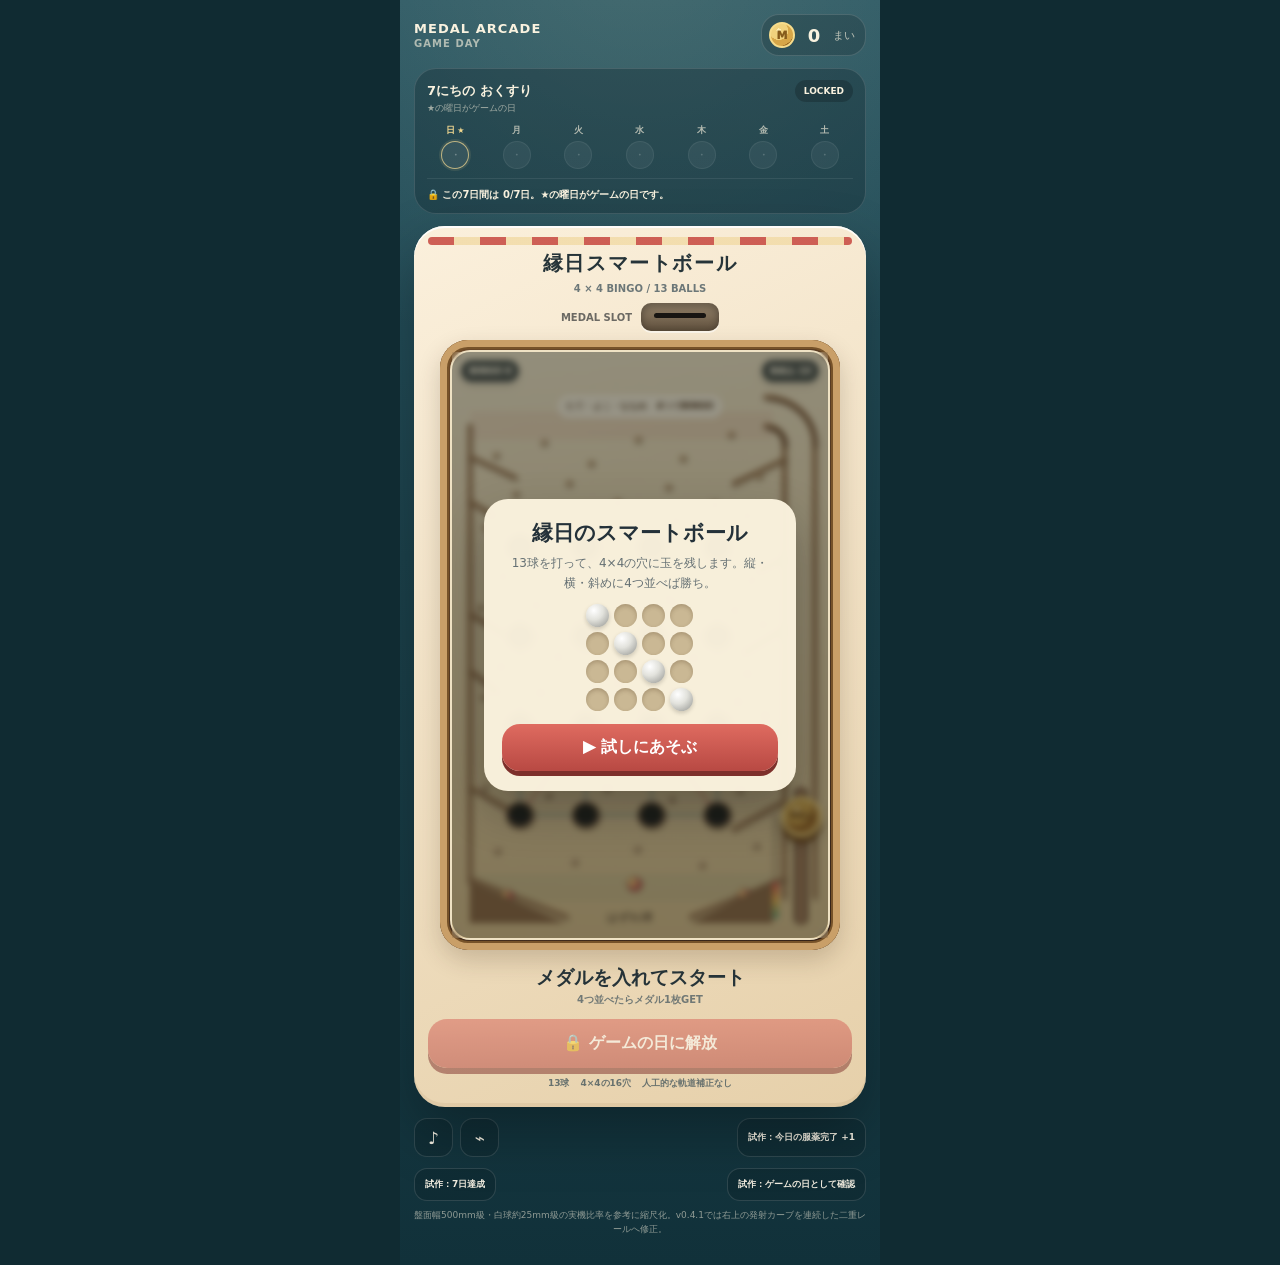
<file: games/smartball/index.html>
<!doctype html>
<html lang="ja">
<head>
<meta charset="utf-8">
<meta name="viewport" content="width=device-width,initial-scale=1,viewport-fit=cover,user-scalable=no">
<meta name="theme-color" content="#234750">
<title>縁日スマートボール v0.4.2</title>
<script>if(new URLSearchParams(location.search).get('embed')==='1')document.documentElement.classList.add('embed');</script>
<style>
:root{
  --cream:#f6ecd7;--ink:#263439;--gold:#d6a648;--gold2:#f0d27d;--red:#c95349;
  --green:#4d8c70;--shadow:0 24px 58px rgba(0,0,0,.29)
}
*{box-sizing:border-box;-webkit-tap-highlight-color:transparent}
html,body{margin:0;width:100%;min-height:100%;background:#102b32;font-family:ui-rounded,"Hiragino Maru Gothic ProN","Yu Gothic",system-ui,sans-serif}
body{display:flex;justify-content:center;min-height:100dvh;overflow-x:hidden}
button{font:inherit}
#app{
  position:relative;width:min(100vw,480px);min-height:100dvh;
  padding:max(14px,env(safe-area-inset-top)) 14px max(20px,env(safe-area-inset-bottom));
  background:radial-gradient(circle at 50% -5%,rgba(255,244,190,.12),transparent 34%),
             linear-gradient(180deg,#2b5865,#1c424c 44%,#11313a);
  overflow:hidden;color:#f9f2df
}
.topbar{display:flex;align-items:center;justify-content:space-between;gap:10px;margin-bottom:12px}
.title{font-weight:900;letter-spacing:.08em;font-size:13px}
.subtitle{display:block;font-size:10px;opacity:.62;margin-top:2px}
.wallet{display:flex;align-items:center;gap:8px;padding:7px 10px 7px 7px;border:1px solid rgba(255,255,255,.14);border-radius:18px;background:rgba(0,0,0,.16)}
.coinMini{width:26px;height:26px;border-radius:50%;display:grid;place-items:center;background:radial-gradient(circle at 35% 30%,#fff0b6 0 10%,var(--gold2) 11% 44%,var(--gold) 45% 73%,#9d6b20 74% 100%);border:2px solid #f6dc8b;color:#855b1b;font-size:11px;font-weight:1000}
.wallet b{font-size:18px;min-width:22px;text-align:center}.wallet span{font-size:11px;opacity:.7}
.weekCard{margin-bottom:12px;padding:11px 12px;border:1px solid rgba(255,255,255,.13);border-radius:22px;background:rgba(4,20,28,.26)}
.weekHead{display:flex;justify-content:space-between;gap:10px}.weekHead strong{font-size:13px}.weekHead small{display:block;font-size:9px;opacity:.58;margin-top:2px}
.badge{align-self:flex-start;padding:6px 9px;border-radius:999px;background:rgba(0,0,0,.2);font-size:9px;font-weight:900}.badge.open{background:rgba(79,145,116,.34);color:#ddf6e6}
.weekDays{display:grid;grid-template-columns:repeat(7,1fr);gap:5px;margin-top:9px}
.dayCell{text-align:center;font-size:9px;font-weight:900;opacity:.67}.dayCell.gameDay{color:#f3d990;opacity:1}.gameDayMark{margin-left:2px;color:#f3d990;font-size:8px}.dayCell.gameDay .dayDot{border-color:rgba(243,217,144,.72);box-shadow:0 0 0 2px rgba(243,217,144,.10)}.dayDot{width:28px;height:28px;margin:4px auto 0;border-radius:50%;display:grid;place-items:center;background:rgba(255,255,255,.08);border:1px solid rgba(255,255,255,.1);color:rgba(255,255,255,.3)}
.dayCell.done{opacity:1}.dayCell.done .dayDot{background:radial-gradient(circle at 35% 30%,#ffeaa2 0 9%,#ddb04f 10% 52%,#a47023 53% 100%);color:#745018;border-color:#ecd07c}
.weekStatus{margin-top:9px;padding-top:8px;border-top:1px solid rgba(255,255,255,.08);font-size:10px;font-weight:800;line-height:1.5}
.machine{position:relative;background:linear-gradient(155deg,#fbf0dc,#e6d0aa);border-radius:31px;padding:16px 14px 17px;box-shadow:var(--shadow),inset 0 2px rgba(255,255,255,.85),inset 0 -4px rgba(117,78,34,.08);color:var(--ink);overflow:hidden}
.machine:before{content:"";position:absolute;left:14px;right:14px;top:11px;height:8px;border-radius:99px;background:repeating-linear-gradient(90deg,#c94f46 0 26px,#f2dcaa 26px 52px);opacity:.9}
.marquee{text-align:center;margin:8px 0 7px}.marquee strong{display:block;font-size:20px;letter-spacing:.08em}.marquee small{font-size:10px;color:#6c7778;font-weight:800}
.slotArea{display:flex;justify-content:center;align-items:center;gap:9px;margin:3px auto 9px;font-size:10px;font-weight:900;color:#6b6963}
.medalSlot{position:relative;width:78px;height:28px;border-radius:10px;background:linear-gradient(#9d8a70,#5b4c3a);box-shadow:inset 0 4px 8px rgba(0,0,0,.38),0 2px rgba(255,255,255,.55)}
.medalSlot:before{content:"";position:absolute;left:13px;right:13px;top:10px;height:5px;border-radius:99px;background:#181512}
.medalSlot.flash{animation:slotFlash .62s ease}@keyframes slotFlash{50%{box-shadow:0 0 0 5px rgba(255,213,106,.32),0 0 22px rgba(255,213,106,.62)}}
.screenShell{position:relative;margin:0 auto;width:min(97%,400px);border-radius:28px;background:linear-gradient(145deg,#6c4929,#332117);box-shadow:inset 0 0 0 7px #c99f68,inset 0 0 0 9px #765229,0 10px 25px rgba(55,37,15,.2);padding:10px}
.gameScreen{position:relative;height:min(66vh,590px);min-height:458px;border-radius:20px;overflow:hidden;background:#e7d2a5;border:2px solid rgba(255,255,255,.34);box-shadow:inset 0 0 24px rgba(76,47,19,.18)}
canvas{position:absolute;inset:0;width:100%;height:100%;touch-action:none}
.hud{position:absolute;z-index:8;left:9px;right:9px;top:8px;display:flex;justify-content:space-between;gap:6px;pointer-events:none}
.pill{padding:6px 8px;border-radius:99px;background:rgba(31,43,44,.80);color:#fff7df;font-size:9px;font-weight:1000;box-shadow:0 3px 8px rgba(0,0,0,.14)}
.lineHint{position:absolute;z-index:9;left:50%;top:43px;transform:translateX(-50%);padding:5px 9px;border-radius:99px;background:rgba(255,249,229,.90);color:#69533a;font-size:9px;font-weight:1000;white-space:nowrap;pointer-events:none}
.launchGuide{position:absolute;z-index:12;right:4px;bottom:10px;width:46px;height:144px;display:flex;align-items:center;justify-content:center;touch-action:none}
.railControl{position:absolute;width:14px;top:3px;bottom:3px;border-radius:12px;background:linear-gradient(90deg,#6d5038,#b58a60,#6b4c34);box-shadow:inset 0 0 0 2px rgba(72,45,24,.34)}
.knob{position:absolute;top:12px;width:41px;height:41px;border-radius:50%;background:radial-gradient(circle at 35% 28%,#ffe19a 0 8%,#d6a84a 9% 48%,#9d6925 49% 100%);border:4px solid #f0ce76;box-shadow:0 6px 0 #704719,0 8px 12px rgba(0,0,0,.22);display:grid;place-items:center;color:#704719;font-size:8px;font-weight:1000;cursor:grab;touch-action:none;user-select:none}
.knob.dragging{cursor:grabbing}
.powerBar{position:absolute;right:49px;bottom:19px;width:7px;height:105px;border-radius:99px;background:rgba(71,52,33,.16);overflow:hidden;pointer-events:none}
.powerBar i{position:absolute;bottom:0;left:0;right:0;height:35%;background:linear-gradient(#cf5149,#e8b44c,#5f9b75);border-radius:99px}
.guideText{position:absolute;z-index:14;right:52px;bottom:18px;padding:7px 9px;border-radius:12px;background:rgba(255,250,233,.93);border:1px solid rgba(91,68,40,.12);font-size:9px;font-weight:900;color:#554631;pointer-events:none;opacity:0;transform:translateY(6px);transition:.2s}
.guideText.show{opacity:1;transform:none}
.startOverlay{position:absolute;inset:0;z-index:25;display:grid;place-items:center;padding:22px;background:rgba(27,29,25,.45);backdrop-filter:blur(3px)}
.startCard{width:min(94%,330px);padding:20px 18px;border-radius:24px;background:rgba(249,241,221,.98);color:#243139;text-align:center;box-shadow:0 20px 45px rgba(0,0,0,.25)}
.startCard h2{margin:0 0 7px;font-size:21px}.startCard p{margin:0 0 11px;font-size:12px;line-height:1.65;color:#667174}
.bingoDemo{display:grid;grid-template-columns:repeat(4,23px);gap:5px;justify-content:center;margin:10px auto 13px}
.bingoDemo i{width:23px;height:23px;border-radius:50%;background:#cab894;box-shadow:inset 0 2px 4px rgba(73,48,24,.25)}
.bingoDemo i.on{background:radial-gradient(circle at 34% 28%,#fff,#e2e2dc 42%,#92938f 100%);box-shadow:0 2px 4px rgba(0,0,0,.18)}
.bigBtn{width:100%;border:0;border-radius:18px;padding:13px 15px;background:linear-gradient(#df6b60,#b84943);box-shadow:0 5px 0 #7d302b;color:white;font-weight:1000;cursor:pointer}.bigBtn:active{transform:translateY(4px);box-shadow:0 1px 0 #7d302b}
.message{text-align:center;min-height:53px;display:grid;place-items:center;margin:9px 0 7px}.message strong{display:block;font-size:19px}.message small{display:block;font-size:10px;margin-top:2px;color:#707875;font-weight:800}
.playBtn{width:100%;border:0;border-radius:19px;padding:14px 15px;background:linear-gradient(#d76157,#b74640);box-shadow:0 6px 0 #7e2f2b;color:#fff;font-weight:1000;cursor:pointer}.playBtn:disabled{opacity:.5}.playBtn:active:not(:disabled){transform:translateY(4px);box-shadow:0 2px 0 #7e2f2b}
.rules{display:flex;justify-content:center;flex-wrap:wrap;gap:11px;margin-top:9px;color:#67716e;font-size:9px;font-weight:900}
.bingoFlash{position:absolute;z-index:30;left:50%;top:51%;transform:translate(-50%,-50%);font-size:38px;font-weight:1000;color:#fff0a8;text-shadow:0 4px 16px rgba(75,43,7,.48);opacity:0;pointer-events:none}
.bingoFlash.go{animation:bingoPop 1.05s cubic-bezier(.18,1.45,.34,1)}@keyframes bingoPop{0%{opacity:0;transform:translate(-50%,-40%) scale(.45) rotate(-6deg)}30%{opacity:1;transform:translate(-50%,-52%) scale(1.18) rotate(2deg)}75%{opacity:1;transform:translate(-50%,-55%) scale(1)}100%{opacity:0;transform:translate(-50%,-85%) scale(.9)}}
.coinFly{position:fixed;z-index:1000;width:50px;height:50px;border-radius:50%;display:grid;place-items:center;background:radial-gradient(circle at 34% 28%,#fff0b3 0 10%,#efcb70 11% 45%,#d6a643 46% 76%,#98631e 77% 100%);border:4px solid #f7db88;color:#7d541b;font-weight:1000;pointer-events:none;opacity:0}
.coinReward{position:absolute;left:50%;top:55%;z-index:50;width:58px;height:58px;border-radius:50%;display:grid;place-items:center;background:radial-gradient(circle at 34% 28%,#fff0b3 0 10%,#efcb70 11% 45%,#d6a643 46% 76%,#98631e 77% 100%);border:4px solid #f7db88;color:#7d541b;font-weight:1000;opacity:0;transform:translate(-50%,-50%) scale(.4)}
.coinReward.go{animation:reward 1.05s cubic-bezier(.17,.78,.25,1) forwards}@keyframes reward{0%{opacity:0;transform:translate(-50%,-50%) scale(.35)}22%{opacity:1;transform:translate(-50%,-65%) scale(1.16)}70%{opacity:1;transform:translate(-50%,-94%) scale(1)}100%{opacity:0;transform:translate(-50%,-128%) scale(.78)}}
.utility{margin-top:11px;display:flex;justify-content:space-between;gap:8px}.toggles{display:flex;gap:7px}.iconBtn,.testBtn{border:1px solid rgba(255,255,255,.13);border-radius:13px;background:rgba(0,0,0,.13);color:#f1ecdf}.iconBtn{width:39px;height:39px;font-size:17px}.iconBtn[aria-pressed="false"]{opacity:.4}.testBtn{padding:9px 10px;font-size:9px;font-weight:900}
.noteText{text-align:center;font-size:9px;opacity:.54;line-height:1.5;margin-top:8px}
@media(max-width:360px){.gameScreen{min-height:430px}.launchGuide{height:128px}.powerBar{height:91px}.guideText{font-size:8px}}
@media(prefers-reduced-motion:reduce){*,*:before,*:after{animation-duration:.01ms!important;animation-iteration-count:1!important}}
</style>
<style id="arcade-embed-style">
html.embed,html.embed body{background:#173740!important;min-height:100%!important}
html.embed body{display:block!important;overflow:auto!important}
html.embed #app{width:100%!important;min-height:100vh!important;padding:8px!important;background:transparent!important}
html.embed .topbar,
html.embed .weekCard,
html.embed .utility,
html.embed .note,
html.embed .noteText,
html.embed .devTools,
html.embed details.devTools,
html.embed .demoGuide,
html.embed .startOverlay{display:none!important}
html.embed .machine{margin:0 auto!important;max-width:470px!important;box-shadow:none!important}
html.embed .screenShell{max-width:100%!important}
html.embed .gameScreen{max-height:none!important}
</style>
</head>
<body>
<div id="app">
<header class="topbar">
  <div class="title">MEDAL ARCADE<span class="subtitle">GAME DAY</span></div>
  <div class="wallet" id="wallet"><div class="coinMini">M</div><b id="medalCount">0</b><span>まい</span></div>
</header>

<section class="weekCard">
  <div class="weekHead"><div><strong>7にちの おくすり</strong><small>★の曜日がゲームの日</small></div><span class="badge" id="badge">LOCKED</span></div>
  <div class="weekDays" id="weekDays"></div><div class="weekStatus" id="weekStatus"></div>
</section>

<main class="machine">
  <div class="marquee"><strong>縁日スマートボール</strong><small>4 × 4 BINGO / 13 BALLS</small></div>
  <div class="slotArea"><span>MEDAL SLOT</span><div class="medalSlot" id="medalSlot"></div></div>

  <section class="screenShell">
    <div class="gameScreen">
      <canvas id="canvas" width="360" height="590"></canvas>
      <div class="hud"><div class="pill">BINGO <span id="lineCount">0</span></div><div class="pill">BALL <span id="balls">13</span></div></div>
      <div class="lineHint">たて・よこ・ななめ　4つでBINGO</div>
      <div class="powerBar"><i id="powerFill"></i></div>
      <div class="launchGuide"><div class="railControl"></div><div class="knob" id="knob">PULL</div></div>
      <div class="guideText" id="guideText">下へ引いて<br>はなす！</div>
      <div class="bingoFlash" id="bingoFlash">BINGO!</div>

      <div class="startOverlay" id="startOverlay">
        <div class="startCard">
          <h2>縁日のスマートボール</h2>
          <p>13球を打って、4×4の穴に玉を残します。縦・横・斜めに4つ並べば勝ち。</p>
          <div class="bingoDemo">
            <i class="on"></i><i></i><i></i><i></i>
            <i></i><i class="on"></i><i></i><i></i>
            <i></i><i></i><i class="on"></i><i></i>
            <i></i><i></i><i></i><i class="on"></i>
          </div>
          <button class="bigBtn" id="trialBtn">▶ 試しにあそぶ</button>
        </div>
      </div>
    </div>
  </section>

  <div class="message" id="message"><div><strong>メダルを入れてスタート</strong><small>4つ並べたらメダル1枚GET</small></div></div>
  <button class="playBtn" id="playBtn">🪙 メダルを入れてスタート</button>
  <div class="rules"><span>13球</span><span>4×4の16穴</span><span>人工的な軌道補正なし</span></div>
  <div class="coinReward" id="coinReward">+1</div>
</main>

<div class="utility">
  <div class="toggles"><button class="iconBtn" id="soundBtn" aria-pressed="true">♪</button><button class="iconBtn" id="vibeBtn" aria-pressed="true">⌁</button></div>
  <button class="testBtn" id="testMedalBtn">試作：今日の服薬完了 +1</button>
</div>
<div class="utility"><button class="testBtn" id="testWeekBtn">試作：7日達成</button><button class="testBtn" id="testSundayBtn">試作：ゲームの日として確認</button></div>
<p class="noteText">盤面幅500mm級・白球約25mm級の実機比率を参考に縮尺化。v0.4.1では右上の発射カーブを連続した二重レールへ修正。</p>
<div class="coinFly" id="coinFly">M</div>
</div>

<script>
(()=>{
'use strict';

const STORE='medicine-medal-arcade-wallet-v2';
const SETTINGS='medicine-medal-arcade-settings-v1';
const ADHERENCE='medicine-medal-weekly-adherence-v1';
const DEBUG='medicine-medal-arcade-debug-v1';
const TZ='Asia/Tokyo';
const PARENT_SETTINGS='medicine-medal-parent-settings-v1';

const $=id=>document.getElementById(id);
const canvas=$('canvas'),ctx=canvas.getContext('2d');
const ballsEl=$('balls'),lineCountEl=$('lineCount'),message=$('message'),playBtn=$('playBtn'),trialBtn=$('trialBtn'),startOverlay=$('startOverlay');
const knob=$('knob'),powerFill=$('powerFill'),guideText=$('guideText'),bingoFlash=$('bingoFlash');
const medalCount=$('medalCount'),walletEl=$('wallet'),weekDays=$('weekDays'),weekStatus=$('weekStatus'),badge=$('badge');
const soundBtn=$('soundBtn'),vibeBtn=$('vibeBtn'),testMedalBtn=$('testMedalBtn'),testWeekBtn=$('testWeekBtn'),testSundayBtn=$('testSundayBtn');
const coinFly=$('coinFly'),medalSlot=$('medalSlot'),coinReward=$('coinReward');

let wallet=loadInt(STORE,0);
let settings=loadJson(SETTINGS,{sound:true,vibe:true});
let adherence=loadJson(ADHERENCE,{doneDates:{}});
let debug=loadJson(DEBUG,{sunday:false});
if(!adherence.doneDates)adherence.doneDates={};

/* =========================================================
   PHYSICAL MODEL
   ---------------------------------------------------------
   Reference scale:
   - playfield width ~ 500 mm -> 360 px
   - glass ball diameter ~ 25 mm -> 18 px
   - board tilt 11 degrees (calibrated, not claimed universal)
   - rolling solid sphere acceleration = 5/7 g sin(theta)
   - fixed time step = 1/240 s
   ========================================================= */
const PX_PER_M = 720;               // 360px / 0.50m
const G = 9.80665;                 // m/s^2
const TILT = 11*Math.PI/180;
const ROLL_ACCEL = (5/7)*G*Math.sin(TILT)*PX_PER_M; // px/s^2 down-board
const ROLL_RESIST = 0.010*G*Math.cos(TILT)*PX_PER_M; // Coulomb rolling resistance
const BALL_R = 9;                  // ~12.5mm physical radius
const BALL_M = 0.020;              // ~20g glass sphere
const SPRING_K = 28;               // N/m effective plunger spring
const FIXED_DT = 1/240;
const MAX_STEPS = 18;

const E_NAIL = 0.70;
const E_WOOD = 0.48;
const E_METAL_RAIL = 0.62;
const MU_TANGENT = 0.075;

const START_BALLS=13;
const W=360,H=590;
const PLAY_LEFT=17, PLAY_RIGHT=318;
const LANE_INNER_X=318, LANE_OUTER_X=347;
const CURVE_CX=300, CURVE_CY=92, CURVE_INNER_R=18, CURVE_OUTER_R=47;
const DRAIN_Y=566;

let state='idle',audio=null,ballsLeft=START_BALLS;
let active=null,accumulator=0,lastFrame=performance.now(),raf=0;
let dragging=false,dragStartY=0,pullPx=25,power01=.28;
let won=false,lines=0,shotNumber=0;

/* 4x4 authentic-style hole field */
const holeXs=[65,128,191,254];
const holeYs=[196,286,376,466];
const holes=[];
for(let r=0;r<4;r++)for(let c=0;c<4;c++){
  holes.push({r,c,x:holeXs[c],y:holeYs[r],rHole:11.5,occupied:false,winning:false});
}

/* 
  Nail layout:
  intentionally not a regular matrix.
  Zones are derived from real boards:
  - upper dispersal field
  - side deflectors
  - asymmetric pairs around hole entrances
  - open corridors so balls can pass laterally
*/
const nails=[
  // upper dispersal / entry
  [42,104,3.2],[88,91,3.2],[133,112,3.2],[178,88,3.2],[221,107,3.2],[267,83,3.2],[294,125,3.2],
  [61,143,3.2],[112,132,3.2],[158,151,3.2],[207,136,3.2],[251,153,3.2],[282,164,3.2],

  // row 1 approach - deliberately offset from hole centers
  [32,176,3.2],[94,171,3.2],[145,181,3.2],[214,169,3.2],[276,180,3.2],
  [48,225,3.2],[107,217,3.2],[164,232,3.2],[225,215,3.2],[286,229,3.2],

  // row 2 approach
  [27,257,3.2],[80,254,3.2],[151,263,3.2],[207,248,3.2],[270,259,3.2],[297,273,3.2],
  [46,316,3.2],[101,306,3.2],[166,320,3.2],[231,307,3.2],[282,323,3.2],

  // row 3 approach
  [30,347,3.2],[84,342,3.2],[143,354,3.2],[211,340,3.2],[273,351,3.2],[299,365,3.2],
  [49,408,3.2],[110,397,3.2],[158,417,3.2],[226,401,3.2],[286,415,3.2],

  // lower field / last chance deflection
  [31,438,3.2],[92,446,3.2],[148,439,3.2],[210,450,3.2],[275,441,3.2],
  [43,502,3.2],[117,513,3.2],[177,500,3.2],[239,516,3.2],[291,497,3.2]
].map(([x,y,r])=>({x,y,r}));

/* stationary posts/bumper-like nail caps seen on festival boards */
const posts=[
  {x:53,y:548,r:6,e:.46},{x:175,y:536,r:7,e:.50},{x:280,y:547,r:6,e:.46}
];

/* solid rail segments */
const rails=[
  // left frame
  seg(PLAY_LEFT,74,PLAY_LEFT,532,E_WOOD),

  // The inner launch rail is also the physical right boundary of the playfield.
  // Using one continuous rail avoids the narrow overlapping-wall pocket that
  // could trap the ball in the old upper-right transition.
  seg(LANE_INNER_X,CURVE_CY,LANE_INNER_X,548,E_METAL_RAIL),

  // angled side guides, intentionally asymmetric
  seg(PLAY_LEFT,150,39,164,E_WOOD),
  seg(PLAY_LEFT,320,42,341,E_WOOD),
  seg(PLAY_RIGHT,207,294,220,E_WOOD),
  seg(PLAY_RIGHT,378,292,399,E_WOOD),

  // bottom return gutters
  seg(PLAY_LEFT,530,109,568,E_WOOD),
  seg(PLAY_RIGHT,530,229,568,E_WOOD),

  // outer launch-lane wall
  seg(LANE_OUTER_X,CURVE_CY,LANE_OUTER_X,548,E_WOOD),

  // Smooth 90-degree launch bend. Two concentric rails form a real channel:
  // vertical upward motion becomes leftward motion only through collisions
  // with the curved rails. No scripted direction change is used.
  ...arcSegments(CURVE_CX,CURVE_CY,CURVE_OUTER_R,0,-Math.PI/2,20,E_WOOD),
  ...arcSegments(CURVE_CX,CURVE_CY,CURVE_INNER_R,0,-Math.PI/2,12,E_METAL_RAIL)
];

/*
  Side deflectors.
  v0.4.2: every side guide is either joined to the side wall or leaves a
  gap wider than one ball diameter, and its downhill direction points back
  into the playfield. This removes concave pockets where a ball could come
  to a mechanically stable rest between a wall and a short rail.
*/
rails.push(
  // upper left: continuous from wall, downhill toward centre
  seg(PLAY_LEFT,105,60,126,E_WOOD),
  // upper right: continuous from wall, downhill toward centre
  seg(PLAY_RIGHT,108,270,132,E_WOOD),

  // middle pair
  seg(PLAY_LEFT,263,50,284,E_WOOD),
  seg(PLAY_RIGHT,278,280,302,E_WOOD),

  // lower pair
  seg(PLAY_LEFT,438,54,460,E_WOOD),
  seg(PLAY_RIGHT,452,270,480,E_WOOD)
);

renderAll();renderSettings();draw();

trialBtn.onclick=enableTrial;
playBtn.onclick=insertMedalAndStart;
soundBtn.onclick=()=>{settings.sound=!settings.sound;save(SETTINGS,settings);renderSettings();if(settings.sound)tone(620,.05,.02)};
vibeBtn.onclick=()=>{settings.vibe=!settings.vibe;save(SETTINGS,settings);renderSettings();vibrate(8)};
testMedalBtn.onclick=markMedicationDone;
testWeekBtn.onclick=()=>{weekKeys().forEach(k=>adherence.doneDates[k]=true);save(ADHERENCE,adherence);renderAll();tone(660,.06,.025);setTimeout(()=>tone(880,.07,.02),70)};
testSundayBtn.onclick=()=>{debug.sunday=!debug.sunday;save(DEBUG,debug);renderAll()};

knob.addEventListener('pointerdown',e=>{
  if(state!=='ready'||active||ballsLeft<=0)return;
  e.preventDefault();dragging=true;dragStartY=e.clientY;pullPx=0;knob.setPointerCapture(e.pointerId);knob.classList.add('dragging');guideText.classList.remove('show')
});
knob.addEventListener('pointermove',e=>{
  if(!dragging)return;e.preventDefault();
  pullPx=Math.max(0,Math.min(82,e.clientY-dragStartY));
  knob.style.top=(12+pullPx)+'px';
  power01=pullPx/82;
  powerFill.style.height=Math.round(power01*100)+'%'
});
knob.addEventListener('pointerup',()=>{
  if(!dragging)return;dragging=false;knob.classList.remove('dragging');
  if(pullPx<10){resetKnob();guideText.classList.add('show');return}
  launchBall(pullPx);resetKnob()
});
knob.addEventListener('pointercancel',()=>{dragging=false;knob.classList.remove('dragging');resetKnob()});

function enableTrial(){
  weekKeys().forEach(k=>adherence.doneDates[k]=true);save(ADHERENCE,adherence);
  debug.sunday=true;save(DEBUG,debug);
  if(wallet<3){wallet=3;localStorage.setItem(STORE,String(wallet))}
  startOverlay.style.display='none';renderAll();setMsg('準備OK','メダルを入れてスタート')
}

function insertMedalAndStart(){
  if(state!=='idle'&&state!=='over')return;
  if(!isUnlocked()){setMsg('まだ遊べません','今日はゲームの日ではありません');return}
  if(wallet<1){setMsg('メダルがありません','服薬できた日に1枚たまります');return}

  state='inserting';playBtn.disabled=true;
  const wr=walletEl.getBoundingClientRect(),sr=medalSlot.getBoundingClientRect();
  coinFly.style.opacity=1;
  coinFly.style.left=(wr.left+wr.width/2-25)+'px';
  coinFly.style.top=(wr.top+wr.height/2-25)+'px';
  const tx=(sr.left+sr.width/2)-(wr.left+wr.width/2);
  const ty=(sr.top+sr.height/2)-(wr.top+wr.height/2);
  const a=coinFly.animate([
    {transform:'translate(0,0) scale(.9) rotate(0)'},
    {transform:`translate(${tx*.55}px,${ty*.35}px) scale(1.08) rotate(240deg)`,offset:.55},
    {transform:`translate(${tx}px,${ty}px) scale(.48) rotate(520deg)`,opacity:1}
  ],{duration:780,easing:'cubic-bezier(.2,.72,.25,1)',fill:'forwards'});
  tone(520,.045,.02);setTimeout(()=>tone(760,.05,.018),260);
  a.onfinish=()=>{
    coinFly.style.opacity=0;coinFly.getAnimations().forEach(x=>x.cancel());
    wallet--;localStorage.setItem(STORE,String(wallet));renderWallet();
    medalSlot.classList.remove('flash');void medalSlot.offsetWidth;medalSlot.classList.add('flash');
    metalClink();vibrate([8,24,8]);setTimeout(startGame,320)
  }
}

function startGame(){
  holes.forEach(h=>{h.occupied=false;h.winning=false});
  ballsLeft=START_BALLS;ballsEl.textContent=ballsLeft;
  lineCountEl.textContent='0';lines=0;won=false;shotNumber=0;
  active=null;state='ready';guideText.classList.add('show');
  setMsg('発射しよう！','右のつまみを引く量で勢いが変わります');
  renderAccess();
  accumulator=0;lastFrame=performance.now();cancelAnimationFrame(raf);raf=requestAnimationFrame(frame)
}

function resetKnob(){
  knob.style.top='12px';pullPx=0;power01=.28;powerFill.style.height='28%'
}

function launchBall(pull){
  if(state!=='ready'||active||ballsLeft<=0)return;

  /* Hooke's law energy: 1/2 k x^2 = 1/2 m v^2 */
  const pullM = 0.018 + (pull/82)*0.050; // 18–68 mm physical plunger travel
  let speedMS = Math.sqrt(SPRING_K/BALL_M)*pullM;
  speedMS = Math.min(2.55, Math.max(.72, speedMS));
  const speed = speedMS*PX_PER_M;

  active={
    x:(LANE_INNER_X+LANE_OUTER_X)/2,y:531,
    vx:0,vy:-speed,
    r:BALL_R,
    born:performance.now(),
    inLane:true,
    sink:null
  };

  ballsLeft--;ballsEl.textContent=ballsLeft;shotNumber++;
  tone(205,.055,.028,'triangle');setTimeout(()=>tone(410,.045,.018),55);vibrate(6);
  setMsg('いけ！',`残り ${ballsLeft} 球`)
}

function frame(now){
  let elapsed=Math.min(.075,(now-lastFrame)/1000);
  lastFrame=now;accumulator+=elapsed;
  let steps=0;
  while(accumulator>=FIXED_DT && steps<MAX_STEPS){
    physicsStep(FIXED_DT);
    accumulator-=FIXED_DT;steps++
  }
  if(steps===MAX_STEPS)accumulator=0;
  draw();
  raf=requestAnimationFrame(frame)
}

function physicsStep(dt){
  if(!active)return;

  if(active.sink){
    active.sink.t+=dt;
    if(active.sink.t>=.20){
      const h=active.sink.h;
      active=null;
      finishCaptured(h)
    }
    return
  }

  // rolling sphere acceleration down the inclined playfield
  active.vy += ROLL_ACCEL*dt;

  // rolling resistance opposes the current planar velocity
  const speed=Math.hypot(active.vx,active.vy);
  if(speed>1){
    const dv=Math.min(speed,ROLL_RESIST*dt);
    active.vx -= active.vx/speed*dv;
    active.vy -= active.vy/speed*dv
  }

  active.x+=active.vx*dt;
  active.y+=active.vy*dt;

  // rigid rails
  for(const s of rails)resolveCircleSegment(active,s);

  // nails
  for(const n of nails)resolveCircleCircleStatic(active,n,E_NAIL,.055);

  // larger posts
  for(const p of posts)resolveCircleCircleStatic(active,p,p.e,.09);

  // holes: no attraction. The ball must physically pass over the aperture.
  // A fast ball can bridge/skirt an opening; a centered/slow ball drops.
  if(!active.inLane && active.vy>0){
    for(const h of holes){
      if(h.occupied)continue;
      const d=Math.hypot(active.x-h.x,active.y-h.y);
      const v=Math.hypot(active.vx,active.vy);
      const centered=d<6.2;
      const entered=d<8.5 && v<600;
      if(centered||entered){
        active.x=h.x;active.y=h.y;
        active.vx=0;active.vy=0;
        active.sink={h,t:0};
        holeSound();vibrate(7);
        return
      }
    }
  }

  // once the ball clears the inner launch rail at the top, it is in the field
  if(active.inLane && active.x<CURVE_CX-8 && active.y<CURVE_CY-4)active.inLane=false;

  // outer frame safety, physical wall
  if(active.x<PLAY_LEFT+BALL_R){
    active.x=PLAY_LEFT+BALL_R;
    if(active.vx<0)active.vx=-active.vx*E_WOOD
  }
  if(!active.inLane && active.x>PLAY_RIGHT-BALL_R){
    active.x=PLAY_RIGHT-BALL_R;
    if(active.vx>0)active.vx=-active.vx*E_WOOD
  }

  // There is intentionally no scripted anti-stall nudge. A non-captured ball
  // must keep moving only because of board gravity and contact geometry.

  // failed ball reaches the physical trough
  if(active.y>DRAIN_Y || performance.now()-active.born>14500){
    active=null;
    finishMiss()
  }
}

function resolveCircleCircleStatic(b,o,e,mu){
  const dx=b.x-o.x,dy=b.y-o.y;
  const min=b.r+o.r;
  const d2=dx*dx+dy*dy;
  if(d2>=min*min||d2===0)return;
  const d=Math.sqrt(d2),nx=dx/d,ny=dy/d;
  const pen=min-d;
  b.x+=nx*pen;b.y+=ny*pen;

  const vn=b.vx*nx+b.vy*ny;
  if(vn<0){
    b.vx-=(1+e)*vn*nx;
    b.vy-=(1+e)*vn*ny;

    // Coulomb-like tangential collision friction
    const tx=-ny,ty=nx;
    const vt=b.vx*tx+b.vy*ty;
    b.vx-=vt*mu*tx;
    b.vy-=vt*mu*ty;
    if(Math.abs(vn)>45)tink(.006+Math.min(.014,Math.abs(vn)/25000))
  }
}

function resolveCircleSegment(b,s){
  const vx=s.x2-s.x1,vy=s.y2-s.y1;
  const wx=b.x-s.x1,wy=b.y-s.y1;
  const vv=vx*vx+vy*vy;
  const t=vv?Math.max(0,Math.min(1,(wx*vx+wy*vy)/vv)):0;
  const cx=s.x1+t*vx,cy=s.y1+t*vy;
  const dx=b.x-cx,dy=b.y-cy;
  const d2=dx*dx+dy*dy;
  if(d2>=b.r*b.r||d2===0)return;
  const d=Math.sqrt(d2),nx=dx/d,ny=dy/d;
  b.x+=nx*(b.r-d);b.y+=ny*(b.r-d);
  const vn=b.vx*nx+b.vy*ny;
  if(vn<0){
    b.vx-=(1+s.e)*vn*nx;
    b.vy-=(1+s.e)*vn*ny;
    const tx=-ny,ty=nx,vt=b.vx*tx+b.vy*ty;
    b.vx-=vt*MU_TANGENT*tx;
    b.vy-=vt*MU_TANGENT*ty;
    if(Math.abs(vn)>80)tink(.008)
  }
}

function finishCaptured(h){
  h.occupied=true;
  const result=checkLines();
  if(result.total>lines){
    lines=result.total;lineCountEl.textContent=lines;
    holes.forEach(x=>x.winning=false);
    result.indices.forEach(i=>holes[i].winning=true);
    flashBingo();
    if(!won){
      won=true;awardMedal();
      setMsg('BINGO！','4つ並んだ！ メダル1枚GET')
    }else setMsg('またBINGO！',`${lines}ライン完成`)
  }else setMsg('入った！',ballsLeft>0?'次の球を発射しよう':'結果を確認');

  if(ballsLeft<=0)setTimeout(endGame,420);
  else{state='ready';setTimeout(()=>guideText.classList.add('show'),180)}
}

function finishMiss(){
  if(ballsLeft<=0)setTimeout(endGame,330);
  else{state='ready';setMsg('おしい！','次の球を発射しよう');setTimeout(()=>guideText.classList.add('show'),150)}
}

function checkLines(){
  const groups=[];
  for(let r=0;r<4;r++)groups.push([idx(r,0),idx(r,1),idx(r,2),idx(r,3)]);
  for(let c=0;c<4;c++)groups.push([idx(0,c),idx(1,c),idx(2,c),idx(3,c)]);
  groups.push([idx(0,0),idx(1,1),idx(2,2),idx(3,3)]);
  groups.push([idx(0,3),idx(1,2),idx(2,1),idx(3,0)]);
  const wonGroups=groups.filter(g=>g.every(i=>holes[i].occupied));
  return {total:wonGroups.length,indices:[...new Set(wonGroups.flat())]}
}
function idx(r,c){return r*4+c}

function endGame(){
  active=null;state='over';guideText.classList.remove('show');
  if(won)setMsg('クリア！',`${lines}ライン完成！`);
  else setMsg('おしい！','次は4つ並べよう');
  renderAccess()
}

function flashBingo(){
  bingoFlash.classList.remove('go');void bingoFlash.offsetWidth;bingoFlash.classList.add('go');
  tone(523,.07,.03);setTimeout(()=>tone(659,.08,.03),80);setTimeout(()=>tone(784,.13,.035),160);vibrate([10,30,15])
}
function awardMedal(){
  setTimeout(()=>{
    wallet++;localStorage.setItem(STORE,String(wallet));renderWallet();
    coinReward.classList.remove('go');void coinReward.offsetWidth;coinReward.classList.add('go')
  },260)
}

/* -------------------- drawing -------------------- */
function draw(){
  ctx.clearRect(0,0,W,H);
  const bg=ctx.createLinearGradient(0,0,0,H);
  bg.addColorStop(0,'#f5e9c8');bg.addColorStop(1,'#d9be86');
  ctx.fillStyle=bg;ctx.fillRect(0,0,W,H);

  // subtle festival board graphics
  ctx.fillStyle='rgba(182,72,56,.075)';ctx.fillRect(18,60,289,28);
  ctx.fillStyle='rgba(63,121,94,.065)';ctx.fillRect(18,525,289,28);

  // bingo connection lines behind holes
  ctx.save();ctx.strokeStyle='rgba(66,121,137,.46)';ctx.lineWidth=2.2;
  for(let r=0;r<4;r++)line(holeXs[0],holeYs[r],holeXs[3],holeYs[r]);
  for(let c=0;c<4;c++)line(holeXs[c],holeYs[0],holeXs[c],holeYs[3]);
  ctx.strokeStyle='rgba(190,77,62,.42)';
  line(holeXs[0],holeYs[0],holeXs[3],holeYs[3]);
  line(holeXs[3],holeYs[0],holeXs[0],holeYs[3]);
  ctx.restore();

  // solid rails
  for(const s of rails)drawRail(s);

  // holes first, nails around them
  for(const h of holes)drawHole(h);
  for(const n of nails)drawNail(n);
  for(const p of posts)drawPost(p);

  // bottom collection trough
  ctx.fillStyle='#89633c';
  ctx.beginPath();ctx.moveTo(17,532);ctx.lineTo(108,575);ctx.lineTo(17,575);ctx.closePath();ctx.fill();
  ctx.beginPath();ctx.moveTo(307,532);ctx.lineTo(230,575);ctx.lineTo(307,575);ctx.closePath();ctx.fill();
  ctx.fillStyle='rgba(64,44,26,.70)';ctx.font='900 11px system-ui';ctx.textAlign='center';
  ctx.fillText('はずれ球',170,573);

  // launch ball ready position
  if(active){
    if(active.sink){
      const k=Math.min(1,active.sink.t/.20);
      drawBall(active.x,active.y,BALL_R*(1-.38*k),1-.28*k)
    }else drawBall(active.x,active.y,BALL_R,1)
  }else if(state==='ready')drawBall((LANE_INNER_X+LANE_OUTER_X)/2,531,BALL_R,1);

  // transparent acrylic sheen
  const sheen=ctx.createLinearGradient(0,0,W,H);
  sheen.addColorStop(0,'rgba(255,255,255,.11)');
  sheen.addColorStop(.28,'rgba(255,255,255,.015)');
  sheen.addColorStop(1,'rgba(255,255,255,.035)');
  ctx.fillStyle=sheen;ctx.fillRect(0,0,W,H)
}

function drawRail(s){
  ctx.strokeStyle='rgba(72,45,24,.23)';ctx.lineWidth=7;ctx.lineCap='round';
  ctx.beginPath();ctx.moveTo(s.x1+1,s.y1+2);ctx.lineTo(s.x2+1,s.y2+2);ctx.stroke();
  ctx.strokeStyle='#9c754b';ctx.lineWidth=4.5;
  ctx.beginPath();ctx.moveTo(s.x1,s.y1);ctx.lineTo(s.x2,s.y2);ctx.stroke()
}
function drawNail(n){
  ctx.beginPath();ctx.arc(n.x+1,n.y+1.5,n.r+1.3,0,Math.PI*2);ctx.fillStyle='rgba(55,35,18,.18)';ctx.fill();
  const g=ctx.createRadialGradient(n.x-1,n.y-1,.2,n.x,n.y,n.r+1);
  g.addColorStop(0,'#fbecd1');g.addColorStop(.35,'#c8a675');g.addColorStop(1,'#745232');
  ctx.beginPath();ctx.arc(n.x,n.y,n.r,0,Math.PI*2);ctx.fillStyle=g;ctx.fill()
}
function drawPost(p){
  ctx.beginPath();ctx.arc(p.x,p.y,p.r+2,0,Math.PI*2);ctx.fillStyle='rgba(70,43,20,.20)';ctx.fill();
  ctx.beginPath();ctx.arc(p.x,p.y,p.r,0,Math.PI*2);ctx.fillStyle='#b65349';ctx.fill();
  ctx.beginPath();ctx.arc(p.x-2,p.y-2,p.r-2.5,0,Math.PI*2);ctx.fillStyle='#e9b369';ctx.fill()
}
function drawHole(h){
  ctx.beginPath();ctx.arc(h.x+1,h.y+2,15,0,Math.PI*2);ctx.fillStyle='rgba(71,46,25,.26)';ctx.fill();
  ctx.beginPath();ctx.arc(h.x,h.y,13.2,0,Math.PI*2);ctx.fillStyle=h.winning?'#d8aa45':'#5b432c';ctx.fill();
  ctx.beginPath();ctx.arc(h.x,h.y,10.2,0,Math.PI*2);ctx.fillStyle='#151713';ctx.fill();
  if(h.occupied){
    drawBall(h.x,h.y,8.7,1);
    if(h.winning){
      ctx.beginPath();ctx.arc(h.x,h.y,15.7,0,Math.PI*2);ctx.strokeStyle='#ffe27b';ctx.lineWidth=3;ctx.stroke()
    }
  }
}
function drawBall(x,y,r,alpha){
  ctx.save();ctx.globalAlpha=alpha;
  const g=ctx.createRadialGradient(x-r*.35,y-r*.35,1,x,y,r+2);
  g.addColorStop(0,'#fff');g.addColorStop(.35,'#eeeae0');g.addColorStop(.70,'#c6c4bb');g.addColorStop(1,'#878a87');
  ctx.beginPath();ctx.arc(x,y,r,0,Math.PI*2);ctx.fillStyle=g;ctx.fill();
  ctx.strokeStyle='rgba(92,95,93,.82)';ctx.lineWidth=.8;ctx.stroke();ctx.restore()
}
function line(x1,y1,x2,y2){ctx.beginPath();ctx.moveTo(x1,y1);ctx.lineTo(x2,y2);ctx.stroke()}

/* -------------------- geometry helpers -------------------- */
function seg(x1,y1,x2,y2,e){return{x1,y1,x2,y2,e}}
function arcSegments(cx,cy,r,a0,a1,n,e){
  const arr=[];
  let px=cx+Math.cos(a0)*r,py=cy+Math.sin(a0)*r;
  for(let i=1;i<=n;i++){
    const a=a0+(a1-a0)*i/n;
    const x=cx+Math.cos(a)*r,y=cy+Math.sin(a)*r;
    arr.push(seg(px,py,x,y,e));px=x;py=y
  }
  return arr
}

/* -------------------- app shell -------------------- */
function setMsg(a,b){message.innerHTML=`<div><strong>${a}</strong><small>${b}</small></div>`}
function markMedicationDone(){
  const k=currentDateKey();
  if(adherence.doneDates[k]){setMsg('今日は記録ずみ','メダルは受け取りずみ');return}
  adherence.doneDates[k]=true;wallet++;
  localStorage.setItem(STORE,String(wallet));save(ADHERENCE,adherence);
  renderAll();tone(660,.06,.025);setTimeout(()=>tone(880,.08,.02),75);vibrate(8)
}
function renderAll(){renderWallet();renderWeek();renderAccess()}
function renderWallet(){medalCount.textContent=wallet}
function renderWeek(){
  const keys=weekKeys(),names=['日','月','火','水','木','金','土'];weekDays.innerHTML='';
  keys.forEach((k,i)=>{
    const d=document.createElement('div');
    const gameDay=getGameDays().includes(dayOfWeek(k));d.className='dayCell'+(adherence.doneDates[k]?' done':'')+(gameDay?' gameDay':'');
    d.innerHTML=`${names[dayOfWeek(k)]}${gameDay?'<span class="gameDayMark">★</span>':''}<div class="dayDot">${adherence.doneDates[k]?'M':'・'}</div>`;
    weekDays.appendChild(d)
  });
  const count=keys.filter(k=>adherence.doneDates[k]).length;
  if(isUnlocked()){
    badge.textContent='OPEN';badge.classList.add('open');
    weekStatus.innerHTML=`🎮 <b>今日はゲームの日！</b> ${wallet}枚使えます。`
  }else{
    badge.textContent='LOCKED';badge.classList.remove('open');
    weekStatus.innerHTML=`🔒 この7日間は ${count}/7日。★の曜日がゲームの日です。`
  }
  testSundayBtn.textContent=debug.sunday?'試作：実際の曜日に戻す':'試作：ゲームの日として確認'
}
function renderAccess(){
  const ok=isUnlocked()&&wallet>0&&(state==='idle'||state==='over');
  playBtn.disabled=!ok;
  if(state==='ready'||state==='inserting'){playBtn.disabled=true;return}
  if(!isGameDay())playBtn.textContent='🔒 ゲームの日に解放';
  
  else if(wallet<1)playBtn.textContent='メダルがありません';
  else playBtn.textContent='🪙 メダルを入れてスタート'
}
function renderSettings(){soundBtn.setAttribute('aria-pressed',String(settings.sound));vibeBtn.setAttribute('aria-pressed',String(settings.vibe))}
function getGameDays(){try{const raw=JSON.parse(localStorage.getItem(PARENT_SETTINGS)||'{}');const src=Array.isArray(raw.gameDays)?raw.gameDays:(Number.isInteger(Number(raw.gameDay))?[Number(raw.gameDay)]:[0]);const days=[...new Set(src.map(Number).filter(d=>Number.isInteger(d)&&d>=0&&d<=6))];return days.length?days:[0]}catch(_){return[0]}}
function isUnlocked(){return isGameDay()}
function weekComplete(){return weekKeys().every(k=>!!adherence.doneDates[k])}
function isGameDay(){return getGameDays().includes(dayOfWeek(currentDateKey()))}
function weekKeys(){const today=currentDateKey(),start=addDaysKey(today,-6);return Array.from({length:7},(_,i)=>addDaysKey(start,i))}function currentDateKey(){const real=todayJstKey();if(!debug.sunday)return real;const cur=dayOfWeek(real),delta=Math.min(...getGameDays().map(d=>(d-cur+7)%7));return addDaysKey(real,delta)}function todayJstKey(){
  const ps=new Intl.DateTimeFormat('en-CA',{timeZone:TZ,year:'numeric',month:'2-digit',day:'2-digit'}).formatToParts(new Date());
  const p=Object.fromEntries(ps.filter(x=>x.type!=='literal').map(x=>[x.type,x.value]));
  return `${p.year}-${p.month}-${p.day}`
}
function weekStartKey(k){const d=parseKey(k),off=(d.getUTCDay()+6)%7;d.setUTCDate(d.getUTCDate()-off);return keyFromDate(d)}
function addDaysKey(k,n){const d=parseKey(k);d.setUTCDate(d.getUTCDate()+n);return keyFromDate(d)}
function dayOfWeek(k){return parseKey(k).getUTCDay()}
function parseKey(k){return new Date(k+'T00:00:00Z')}
function keyFromDate(d){return `${d.getUTCFullYear()}-${String(d.getUTCMonth()+1).padStart(2,'0')}-${String(d.getUTCDate()).padStart(2,'0')}`}
function loadInt(k,f){const n=parseInt(localStorage.getItem(k),10);return Number.isFinite(n)?n:f}
function loadJson(k,f){try{return {...f,...JSON.parse(localStorage.getItem(k)||'{}')}}catch(_){return f}}
function save(k,v){localStorage.setItem(k,typeof v==='string'?v:JSON.stringify(v))}
function getAudio(){audio=audio||new (window.AudioContext||window.webkitAudioContext)();if(audio.state==='suspended')audio.resume();return audio}
function tone(freq,dur=.07,vol=.02,type='square'){
  if(!settings.sound)return;
  try{
    const a=getAudio(),o=a.createOscillator(),g=a.createGain();
    o.type=type;o.frequency.value=freq;
    g.gain.setValueAtTime(.0001,a.currentTime);
    g.gain.exponentialRampToValueAtTime(vol,a.currentTime+.006);
    g.gain.exponentialRampToValueAtTime(.0001,a.currentTime+dur);
    o.connect(g);g.connect(a.destination);o.start();o.stop(a.currentTime+dur+.02)
  }catch(_){}
}
function tink(v=.008){tone(820+Math.random()*120,.025,v,'triangle')}
function holeSound(){tone(315,.045,.025,'triangle');setTimeout(()=>tone(218,.065,.018,'sine'),32)}
function metalClink(){tone(1450,.035,.025,'square');setTimeout(()=>tone(860,.07,.018,'triangle'),30)}
function vibrate(p){if(settings.vibe&&navigator.vibrate)navigator.vibrate(p)}
})();
</script>
</body>
</html>
</file>
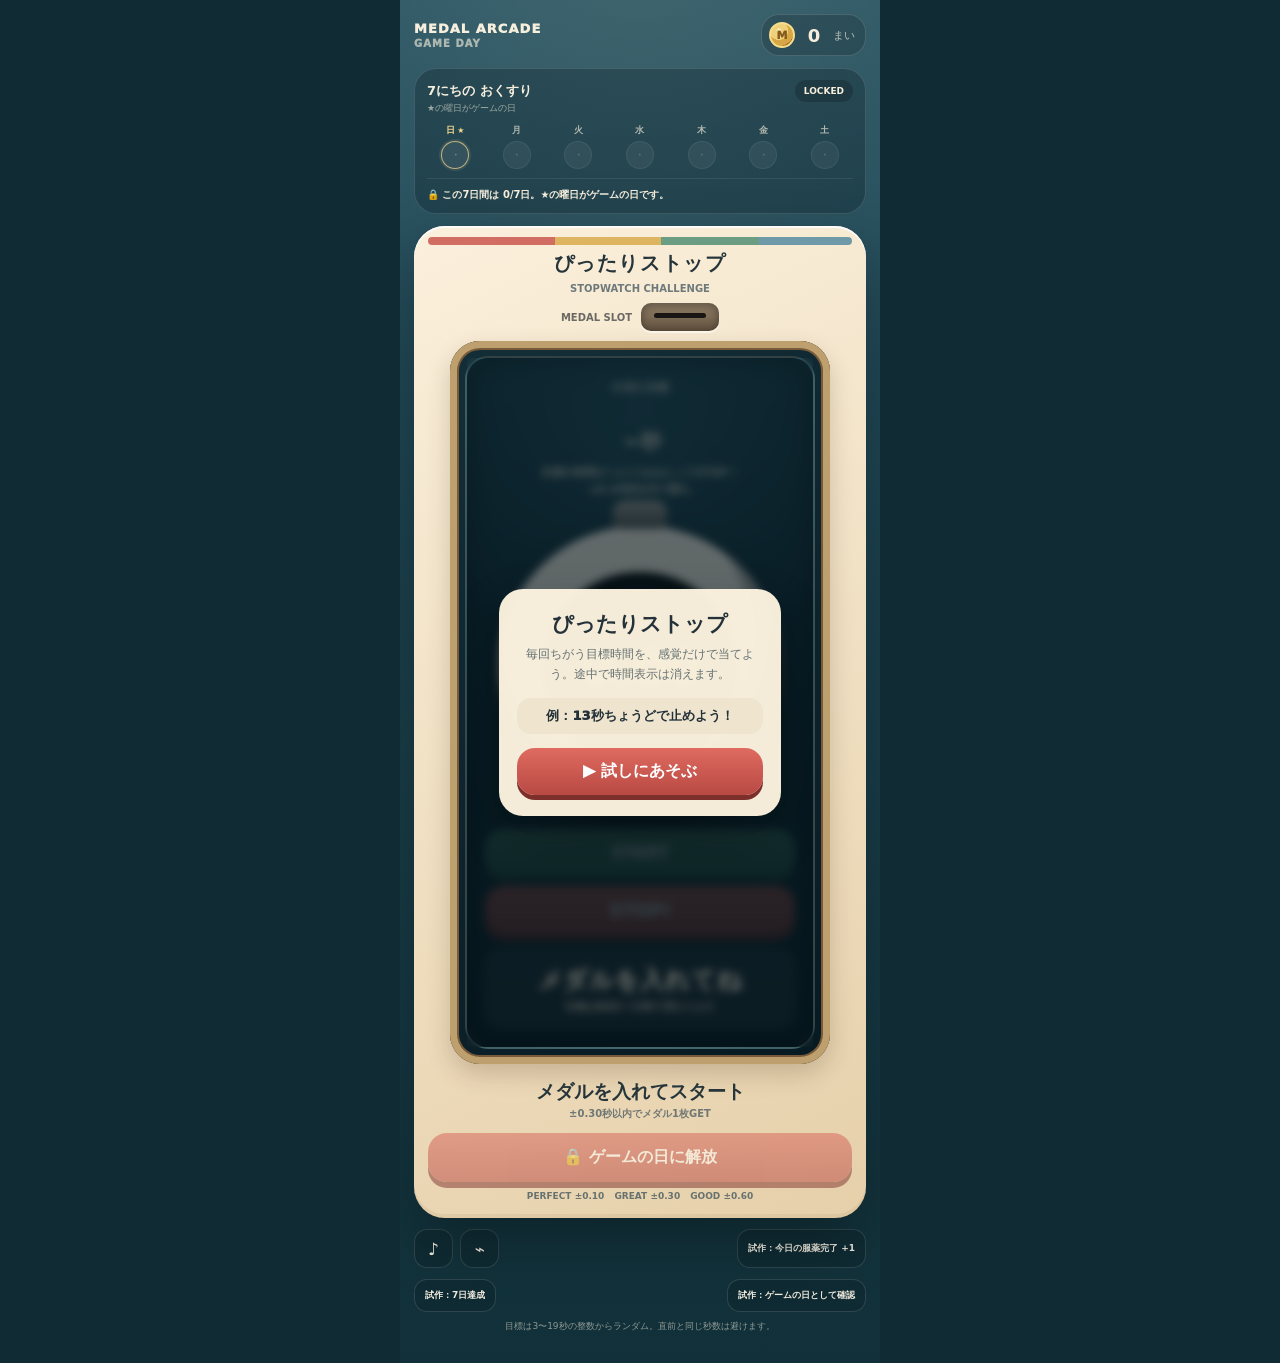
<file: games/stopwatch/index.html>
<!doctype html>
<html lang="ja">
<head>
<meta charset="utf-8">
<meta name="viewport" content="width=device-width,initial-scale=1,viewport-fit=cover,user-scalable=no">
<meta name="theme-color" content="#183944">
<title>ぴったりストップ アーケード v0.1</title>
<script>if(new URLSearchParams(location.search).get('embed')==='1')document.documentElement.classList.add('embed');</script>
<style>
:root{
  --gold:#d6a744;--gold2:#f0d17b;--red:#c9544b;--green:#4c8c70;--blue:#528da3;--ink:#26353a;
}
*{box-sizing:border-box;-webkit-tap-highlight-color:transparent}
html,body{margin:0;width:100%;min-height:100%;background:#102b33;font-family:ui-rounded,"Hiragino Maru Gothic ProN","Yu Gothic",system-ui,sans-serif}
body{display:flex;justify-content:center;min-height:100dvh;overflow-x:hidden}
button{font:inherit}
#app{
  width:min(100vw,480px);min-height:100dvh;position:relative;overflow:hidden;
  padding:max(14px,env(safe-area-inset-top)) 14px max(20px,env(safe-area-inset-bottom));
  background:radial-gradient(circle at 50% -5%,rgba(255,244,190,.12),transparent 34%),linear-gradient(180deg,#275364,#1b404c 45%,#113039);
  color:#f7efdd
}
.topbar{display:flex;justify-content:space-between;align-items:center;gap:10px;margin-bottom:12px}
.title{font-size:13px;font-weight:1000;letter-spacing:.08em}.subtitle{display:block;font-size:10px;opacity:.62;margin-top:2px}
.wallet{display:flex;align-items:center;gap:8px;padding:7px 10px 7px 7px;border:1px solid rgba(255,255,255,.14);border-radius:18px;background:rgba(0,0,0,.16)}
.coinMini{width:26px;height:26px;border-radius:50%;display:grid;place-items:center;background:radial-gradient(circle at 35% 30%,#fff0b6 0 10%,var(--gold2) 11% 44%,var(--gold) 45% 73%,#9d6b20 74% 100%);border:2px solid #f6dc8b;color:#855b1b;font-size:11px;font-weight:1000}
.wallet b{font-size:18px;min-width:22px;text-align:center}.wallet span{font-size:11px;opacity:.7}
.weekCard{margin-bottom:12px;padding:11px 12px;border:1px solid rgba(255,255,255,.13);border-radius:22px;background:rgba(4,20,28,.26)}
.weekHead{display:flex;justify-content:space-between;gap:10px}.weekHead strong{font-size:13px}.weekHead small{display:block;font-size:9px;opacity:.58;margin-top:2px}
.badge{align-self:flex-start;padding:6px 9px;border-radius:999px;background:rgba(0,0,0,.2);font-size:9px;font-weight:900}.badge.open{background:rgba(79,145,116,.34);color:#ddf6e6}
.weekDays{display:grid;grid-template-columns:repeat(7,1fr);gap:5px;margin-top:9px}.dayCell{text-align:center;font-size:9px;font-weight:900;opacity:.67}.dayCell.gameDay{color:#f3d990;opacity:1}.gameDayMark{margin-left:2px;color:#f3d990;font-size:8px}.dayCell.gameDay .dayDot{border-color:rgba(243,217,144,.72);box-shadow:0 0 0 2px rgba(243,217,144,.10)}
.dayDot{width:28px;height:28px;margin:4px auto 0;border-radius:50%;display:grid;place-items:center;background:rgba(255,255,255,.08);border:1px solid rgba(255,255,255,.1);color:rgba(255,255,255,.3)}
.dayCell.done{opacity:1}.dayCell.done .dayDot{background:radial-gradient(circle at 35% 30%,#ffeaa2 0 9%,#ddb04f 10% 52%,#a47023 53% 100%);color:#745018;border-color:#ecd07c}
.weekStatus{margin-top:9px;padding-top:8px;border-top:1px solid rgba(255,255,255,.08);font-size:10px;font-weight:800;line-height:1.5}
.machine{position:relative;background:linear-gradient(155deg,#fbf0dc,#e6d0aa);border-radius:31px;padding:16px 14px 17px;box-shadow:0 24px 58px rgba(0,0,0,.29),inset 0 2px rgba(255,255,255,.85),inset 0 -4px rgba(117,78,34,.08);color:var(--ink);overflow:hidden}
.machine:before{content:"";position:absolute;left:14px;right:14px;top:11px;height:8px;border-radius:99px;background:linear-gradient(90deg,#c9544b 0 30%,#d8aa49 30% 55%,#4f8e72 55% 78%,#548ba0 78%);opacity:.84}
.marquee{text-align:center;margin:8px 0 7px}.marquee strong{display:block;font-size:20px;letter-spacing:.08em}.marquee small{font-size:10px;color:#6e797b;font-weight:800}
.slotArea{display:flex;justify-content:center;align-items:center;gap:9px;margin:3px auto 10px;font-size:10px;font-weight:900;color:#6b6963}
.medalSlot{position:relative;width:78px;height:28px;border-radius:10px;background:linear-gradient(#9d8a70,#5b4c3a);box-shadow:inset 0 4px 8px rgba(0,0,0,.38),0 2px rgba(255,255,255,.55)}
.medalSlot:before{content:"";position:absolute;left:13px;right:13px;top:10px;height:5px;border-radius:99px;background:#181512}
.medalSlot.flash{animation:slotFlash .62s ease}@keyframes slotFlash{50%{box-shadow:0 0 0 5px rgba(255,213,106,.32),0 0 22px rgba(255,213,106,.62)}}
.screenShell{margin:0 auto;width:min(96%,380px);border-radius:30px;background:linear-gradient(145deg,#142e38,#071a22);box-shadow:inset 0 0 0 7px #bea06f,inset 0 0 0 9px #775a39,0 10px 24px rgba(55,37,15,.2);padding:15px}
.gameScreen{position:relative;min-height:420px;border-radius:23px;background:
  radial-gradient(circle at 50% 10%,rgba(96,185,215,.17),transparent 38%),
  linear-gradient(180deg,#173d4c,#0e2935 60%,#0a202a);
  border:2px solid rgba(230,219,185,.18);box-shadow:inset 0 0 26px rgba(0,0,0,.28);padding:18px;color:#fff7e7;text-align:center;overflow:hidden}
.targetLabel{font-size:11px;font-weight:900;opacity:.68;letter-spacing:.06em;margin-top:4px}
.targetTime{font-size:56px;line-height:1;font-weight:1000;letter-spacing:-.03em;margin-top:6px;text-shadow:0 5px 18px rgba(0,0,0,.3)}
.targetTime span{font-size:20px;opacity:.72;margin-left:4px}
.ruleText{font-size:11px;font-weight:800;opacity:.68;margin-top:8px;line-height:1.5}
.stopwatch{margin:28px auto 18px;width:min(92%,285px);aspect-ratio:1;border-radius:50%;position:relative;background:radial-gradient(circle at 45% 37%,#f7f8f4 0 4%,#e1e2dc 5% 52%,#9a9e9c 53% 57%,#495256 58% 62%,#18262b 63% 100%);box-shadow:0 14px 30px rgba(0,0,0,.28),inset 0 4px 5px rgba(255,255,255,.6)}
.stopwatch:before{content:"";position:absolute;left:50%;top:-25px;transform:translateX(-50%);width:54px;height:28px;border-radius:12px 12px 7px 7px;background:linear-gradient(#8d9697,#4c585b);box-shadow:inset 0 2px rgba(255,255,255,.3)}
.display{position:absolute;inset:16%;border-radius:50%;display:grid;place-items:center;background:radial-gradient(circle,#14242a,#0a161b 74%);box-shadow:inset 0 0 22px rgba(0,0,0,.6),0 0 0 2px rgba(255,255,255,.07)}
.elapsed{font-variant-numeric:tabular-nums;font-size:48px;font-weight:1000;letter-spacing:.02em;color:#f5e8bb;text-shadow:0 0 18px rgba(245,217,128,.18)}
.elapsed.hidden{letter-spacing:.1em;color:#8fa0a5}
.hideNotice{position:absolute;left:50%;bottom:21%;transform:translateX(-50%);font-size:9px;font-weight:900;color:#8fa0a5;white-space:nowrap}
.actionArea{display:grid;gap:10px;margin-top:5px}
.actionBtn{width:100%;border:0;border-radius:19px;padding:14px 15px;font-weight:1000;color:#fff;cursor:pointer}
.actionBtn.start{background:linear-gradient(#5a9b7e,#39765d);box-shadow:0 6px 0 #285440}
.actionBtn.stop{background:linear-gradient(#df655b,#b74640);box-shadow:0 6px 0 #7d302b;font-size:18px}
.actionBtn:active:not(:disabled){transform:translateY(4px);box-shadow:0 2px 0 rgba(0,0,0,.25)}
.actionBtn:disabled{opacity:.4;cursor:default}
.resultPanel{margin-top:14px;min-height:80px;border-radius:18px;padding:12px;background:rgba(255,255,255,.06);border:1px solid rgba(255,255,255,.07);display:grid;place-items:center}
.resultPanel strong{display:block;font-size:24px;letter-spacing:.03em}.resultPanel small{display:block;margin-top:4px;font-size:10px;opacity:.68;font-weight:800}
.resultPanel.perfect strong{color:#ffe482}.resultPanel.great strong{color:#abdfbd}.resultPanel.good strong{color:#acd9e7}.resultPanel.miss strong{color:#e6aaa4}
.startOverlay{position:absolute;inset:0;z-index:30;display:grid;place-items:center;padding:23px;background:rgba(5,16,22,.58);backdrop-filter:blur(4px)}
.startCard{width:min(94%,320px);padding:21px 18px;border-radius:24px;background:rgba(249,241,221,.98);color:#243139;text-align:center;box-shadow:0 20px 45px rgba(0,0,0,.25)}
.startCard h2{margin:0 0 7px;font-size:21px}.startCard p{margin:0 0 13px;font-size:12px;line-height:1.65;color:#667174}
.sample{font-size:13px;font-weight:1000;margin:5px 0 14px;padding:9px;border-radius:14px;background:#efe5cf}
.bigBtn{width:100%;border:0;border-radius:18px;padding:13px 15px;background:linear-gradient(#df6b60,#b84943);box-shadow:0 5px 0 #7d302b;color:white;font-weight:1000;cursor:pointer}.bigBtn:active{transform:translateY(4px);box-shadow:0 1px 0 #7d302b}
.message{text-align:center;min-height:53px;display:grid;place-items:center;margin:9px 0 7px}.message strong{display:block;font-size:19px}.message small{display:block;font-size:10px;margin-top:2px;color:#707875;font-weight:800}
.playBtn{width:100%;border:0;border-radius:19px;padding:14px 15px;background:linear-gradient(#d76157,#b74640);box-shadow:0 6px 0 #7e2f2b;color:#fff;font-weight:1000;cursor:pointer}.playBtn:disabled{opacity:.5}.playBtn:active:not(:disabled){transform:translateY(4px);box-shadow:0 2px 0 #7e2f2b}
.rules{display:flex;justify-content:center;flex-wrap:wrap;gap:10px;margin-top:9px;color:#67716e;font-size:9px;font-weight:900}
.coinFly{position:fixed;z-index:1000;width:50px;height:50px;border-radius:50%;display:grid;place-items:center;background:radial-gradient(circle at 34% 28%,#fff0b3 0 10%,#efcb70 11% 45%,#d6a643 46% 76%,#98631e 77% 100%);border:4px solid #f7db88;color:#7d541b;font-weight:1000;pointer-events:none;opacity:0}
.coinReward{position:absolute;left:50%;top:55%;z-index:50;width:58px;height:58px;border-radius:50%;display:grid;place-items:center;background:radial-gradient(circle at 34% 28%,#fff0b3 0 10%,#efcb70 11% 45%,#d6a643 46% 76%,#98631e 77% 100%);border:4px solid #f7db88;color:#7d541b;font-weight:1000;opacity:0;transform:translate(-50%,-50%) scale(.4)}
.coinReward.go{animation:reward 1.05s cubic-bezier(.17,.78,.25,1) forwards}@keyframes reward{0%{opacity:0;transform:translate(-50%,-50%) scale(.35)}22%{opacity:1;transform:translate(-50%,-65%) scale(1.16)}70%{opacity:1;transform:translate(-50%,-94%) scale(1)}100%{opacity:0;transform:translate(-50%,-128%) scale(.78)}}
.utility{margin-top:11px;display:flex;justify-content:space-between;gap:8px}.toggles{display:flex;gap:7px}.iconBtn,.testBtn{border:1px solid rgba(255,255,255,.13);border-radius:13px;background:rgba(0,0,0,.13);color:#f1ecdf}.iconBtn{width:39px;height:39px;font-size:17px}.iconBtn[aria-pressed="false"]{opacity:.4}.testBtn{padding:9px 10px;font-size:9px;font-weight:900}
.noteText{text-align:center;font-size:9px;opacity:.54;line-height:1.5;margin-top:8px}
@media(max-width:360px){.targetTime{font-size:48px}.elapsed{font-size:42px}.stopwatch{width:min(90%,250px)}}
@media(prefers-reduced-motion:reduce){*,*:before,*:after{animation-duration:.01ms!important;animation-iteration-count:1!important}}
</style>
<style id="arcade-embed-style">
html.embed,html.embed body{background:#173740!important;min-height:100%!important}
html.embed body{display:block!important;overflow:auto!important}
html.embed #app{width:100%!important;min-height:100vh!important;padding:8px!important;background:transparent!important}
html.embed .topbar,
html.embed .weekCard,
html.embed .utility,
html.embed .note,
html.embed .noteText,
html.embed .devTools,
html.embed details.devTools,
html.embed .demoGuide,
html.embed .startOverlay{display:none!important}
html.embed .machine{margin:0 auto!important;max-width:470px!important;box-shadow:none!important}
html.embed .screenShell{max-width:100%!important}
html.embed .gameScreen{max-height:none!important}
</style>
</head>
<body>
<div id="app">
<header class="topbar">
  <div class="title">MEDAL ARCADE<span class="subtitle">GAME DAY</span></div>
  <div class="wallet" id="wallet"><div class="coinMini">M</div><b id="medalCount">0</b><span>まい</span></div>
</header>

<section class="weekCard">
  <div class="weekHead"><div><strong>7にちの おくすり</strong><small>★の曜日がゲームの日</small></div><span class="badge" id="badge">LOCKED</span></div>
  <div class="weekDays" id="weekDays"></div><div class="weekStatus" id="weekStatus"></div>
</section>

<main class="machine">
  <div class="marquee"><strong>ぴったりストップ</strong><small>STOPWATCH CHALLENGE</small></div>
  <div class="slotArea"><span>MEDAL SLOT</span><div class="medalSlot" id="medalSlot"></div></div>

  <section class="screenShell">
    <div class="gameScreen">
      <div class="targetLabel">今回の目標</div>
      <div class="targetTime"><span id="targetSec">--</span><span>秒</span></div>
      <div class="ruleText">目標の時間ぴったりをねらってSTOP！<br>±0.30秒以内で勝ち</div>

      <div class="stopwatch">
        <div class="display">
          <div>
            <div class="elapsed" id="elapsed">0.00</div>
            <div class="hideNotice" id="hideNotice">2秒後に表示が消えます</div>
          </div>
        </div>
      </div>

      <div class="actionArea">
        <button class="actionBtn start" id="startBtn" disabled>START</button>
        <button class="actionBtn stop" id="stopBtn" disabled>STOP!</button>
      </div>

      <div class="resultPanel" id="resultPanel">
        <div><strong>メダルを入れてね</strong><small>目標は毎回3〜19秒で変わります</small></div>
      </div>

      <div class="startOverlay" id="startOverlay">
        <div class="startCard">
          <h2>ぴったりストップ</h2>
          <p>毎回ちがう目標時間を、感覚だけで当てよう。途中で時間表示は消えます。</p>
          <div class="sample">例：13秒ちょうどで止めよう！</div>
          <button class="bigBtn" id="trialBtn">▶ 試しにあそぶ</button>
        </div>
      </div>
    </div>
  </section>

  <div class="message" id="message"><div><strong>メダルを入れてスタート</strong><small>±0.30秒以内でメダル1枚GET</small></div></div>
  <button class="playBtn" id="playBtn">🪙 メダルを入れてスタート</button>

  <div class="rules">
    <span>PERFECT ±0.10</span>
    <span>GREAT ±0.30</span>
    <span>GOOD ±0.60</span>
  </div>
  <div class="coinReward" id="coinReward">+1</div>
</main>

<div class="utility">
  <div class="toggles"><button class="iconBtn" id="soundBtn" aria-pressed="true">♪</button><button class="iconBtn" id="vibeBtn" aria-pressed="true">⌁</button></div>
  <button class="testBtn" id="testMedalBtn">試作：今日の服薬完了 +1</button>
</div>
<div class="utility"><button class="testBtn" id="testWeekBtn">試作：7日達成</button><button class="testBtn" id="testSundayBtn">試作：ゲームの日として確認</button></div>
<p class="noteText">目標は3〜19秒の整数からランダム。直前と同じ秒数は避けます。</p>
<div class="coinFly" id="coinFly">M</div>
</div>

<script>
(()=>{
'use strict';

const STORE='medicine-medal-arcade-wallet-v2';
const SETTINGS='medicine-medal-arcade-settings-v1';
const ADHERENCE='medicine-medal-weekly-adherence-v1';
const DEBUG='medicine-medal-arcade-debug-v1';
const LAST_TARGET='medicine-medal-stopwatch-last-target-v1';
const TZ='Asia/Tokyo';
const PARENT_SETTINGS='medicine-medal-parent-settings-v1';

const $=id=>document.getElementById(id);
const medalCount=$('medalCount'),walletEl=$('wallet'),weekDays=$('weekDays'),weekStatus=$('weekStatus'),badge=$('badge');
const medalSlot=$('medalSlot'),coinFly=$('coinFly'),coinReward=$('coinReward');
const playBtn=$('playBtn'),trialBtn=$('trialBtn'),startOverlay=$('startOverlay'),startBtn=$('startBtn'),stopBtn=$('stopBtn');
const targetSec=$('targetSec'),elapsedEl=$('elapsed'),hideNotice=$('hideNotice'),resultPanel=$('resultPanel'),message=$('message');
const soundBtn=$('soundBtn'),vibeBtn=$('vibeBtn'),testMedalBtn=$('testMedalBtn'),testWeekBtn=$('testWeekBtn'),testSundayBtn=$('testSundayBtn');

let wallet=loadInt(STORE,0);
let settings=loadJson(SETTINGS,{sound:true,vibe:true});
let adherence=loadJson(ADHERENCE,{doneDates:{}});
let debug=loadJson(DEBUG,{sunday:false});
if(!adherence.doneDates)adherence.doneDates={};

let state='idle';
let audio=null;
let target=0;
let startAt=0;
let raf=0;
let shownHidden=false;

renderAll();renderSettings();

trialBtn.onclick=enableTrial;
playBtn.onclick=insertMedal;
startBtn.onclick=startTimer;
stopBtn.onclick=stopTimer;

soundBtn.onclick=()=>{settings.sound=!settings.sound;save(SETTINGS,settings);renderSettings();if(settings.sound)tone(620,.05,.02)};
vibeBtn.onclick=()=>{settings.vibe=!settings.vibe;save(SETTINGS,settings);renderSettings();vibrate(8)};
testMedalBtn.onclick=markMedicationDone;
testWeekBtn.onclick=()=>{weekKeys().forEach(k=>adherence.doneDates[k]=true);save(ADHERENCE,adherence);renderAll();tone(660,.06,.025);setTimeout(()=>tone(880,.07,.02),70)};
testSundayBtn.onclick=()=>{debug.sunday=!debug.sunday;save(DEBUG,debug);renderAll()};

function enableTrial(){
  weekKeys().forEach(k=>adherence.doneDates[k]=true);
  save(ADHERENCE,adherence);
  debug.sunday=true;save(DEBUG,debug);
  if(wallet<3){wallet=3;localStorage.setItem(STORE,String(wallet))}
  startOverlay.style.display='none';
  renderAll();
  setMessage('準備OK','メダルを入れてスタート')
}

function insertMedal(){
  if(state!=='idle'&&state!=='over')return;
  if(!isUnlocked()){setMessage('まだ遊べません','今日はゲームの日ではありません');return}
  if(wallet<1){setMessage('メダルがありません','服薬できた日に1枚たまります');return}

  state='inserting';playBtn.disabled=true;
  const wr=walletEl.getBoundingClientRect(),sr=medalSlot.getBoundingClientRect();
  coinFly.style.opacity=1;
  coinFly.style.left=(wr.left+wr.width/2-25)+'px';
  coinFly.style.top=(wr.top+wr.height/2-25)+'px';

  const tx=(sr.left+sr.width/2)-(wr.left+wr.width/2);
  const ty=(sr.top+sr.height/2)-(wr.top+wr.height/2);

  const a=coinFly.animate([
    {transform:'translate(0,0) scale(.9) rotate(0)'},
    {transform:`translate(${tx*.55}px,${ty*.35}px) scale(1.08) rotate(240deg)`,offset:.55},
    {transform:`translate(${tx}px,${ty}px) scale(.48) rotate(520deg)`,opacity:1}
  ],{duration:780,easing:'cubic-bezier(.2,.72,.25,1)',fill:'forwards'});

  tone(520,.045,.02);setTimeout(()=>tone(760,.05,.018),260);

  a.onfinish=()=>{
    coinFly.style.opacity=0;
    coinFly.getAnimations().forEach(x=>x.cancel());
    wallet--;localStorage.setItem(STORE,String(wallet));renderWallet();
    medalSlot.classList.remove('flash');void medalSlot.offsetWidth;medalSlot.classList.add('flash');
    metalClink();vibrate([8,24,8]);
    setTimeout(prepareRound,320)
  }
}

function prepareRound(){
  target=nextTarget();
  targetSec.textContent=target;
  elapsedEl.textContent='0.00';
  elapsedEl.classList.remove('hidden');
  hideNotice.textContent='2秒後に表示が消えます';
  hideNotice.style.opacity='1';
  resultPanel.className='resultPanel';
  resultPanel.innerHTML='<div><strong>STARTを押そう</strong><small>目標時間を覚えてからスタート</small></div>';

  state='ready';
  startBtn.disabled=false;
  stopBtn.disabled=true;
  setMessage(`${target}秒ぴったりをねらえ！`,'STARTを押したら計測開始');
  renderAccess()
}

function startTimer(){
  if(state!=='ready')return;
  state='running';
  startBtn.disabled=true;
  stopBtn.disabled=false;
  shownHidden=false;
  startAt=performance.now();
  elapsedEl.textContent='0.00';
  elapsedEl.classList.remove('hidden');
  hideNotice.style.opacity='1';

  tone(660,.055,.025);
  vibrate(6);
  resultPanel.className='resultPanel';
  resultPanel.innerHTML='<div><strong>計測中...</strong><small>目標の感覚を覚えてSTOP！</small></div>';
  setMessage('計測中！',`${target}秒でSTOP`);
  cancelAnimationFrame(raf);
  raf=requestAnimationFrame(tick)
}

function tick(now){
  if(state!=='running')return;
  const sec=(now-startAt)/1000;

  if(sec<2){
    elapsedEl.textContent=sec.toFixed(2)
  }else{
    if(!shownHidden){
      shownHidden=true;
      elapsedEl.textContent='??.??';
      elapsedEl.classList.add('hidden');
      hideNotice.textContent='感覚だけでSTOP！';
      tone(410,.04,.014)
    }
  }

  // safety auto-stop after target + 4 sec or 23 sec max
  if(sec>=Math.min(23,target+4)){
    finishRound(sec,true);
    return
  }
  raf=requestAnimationFrame(tick)
}

function stopTimer(){
  if(state!=='running')return;
  const sec=(performance.now()-startAt)/1000;
  finishRound(sec,false)
}

function finishRound(actual,auto){
  cancelAnimationFrame(raf);
  state='over';
  stopBtn.disabled=true;
  startBtn.disabled=true;

  elapsedEl.classList.remove('hidden');
  elapsedEl.textContent=actual.toFixed(2);
  hideNotice.style.opacity='0';

  const diff=actual-target;
  const abs=Math.abs(diff);
  const sign=diff>=0?'+':'';
  let grade='TRY AGAIN',cls='miss';

  if(abs<=.10){grade='PERFECT!',cls='perfect'}
  else if(abs<=.30){grade='GREAT!',cls='great'}
  else if(abs<=.60){grade='GOOD!',cls='good'}

  resultPanel.className='resultPanel '+cls;
  resultPanel.innerHTML=`<div><strong>${grade}</strong><small>${actual.toFixed(2)}秒　差 ${sign}${diff.toFixed(2)}秒${auto?'（自動停止）':''}</small></div>`;

  if(abs<=.30){
    setMessage('勝ち！','メダル1枚GET');
    tone(523,.07,.03);setTimeout(()=>tone(659,.08,.03),80);setTimeout(()=>tone(784,.13,.035),160);
    vibrate([10,30,15]);
    setTimeout(awardMedal,260)
  }else{
    setMessage('おしい！',`${Math.abs(diff).toFixed(2)}秒差`);
    tone(310,.07,.018);setTimeout(()=>tone(245,.10,.015),75);vibrate(10)
  }
  renderAccess()
}

function awardMedal(){
  wallet++;
  localStorage.setItem(STORE,String(wallet));
  renderWallet();
  coinReward.classList.remove('go');void coinReward.offsetWidth;coinReward.classList.add('go')
}

function nextTarget(){
  const prev=loadInt(LAST_TARGET,-1);
  let n;
  do{n=3+Math.floor(Math.random()*17)}while(n===prev);
  localStorage.setItem(LAST_TARGET,String(n));
  return n
}

function setMessage(a,b){message.innerHTML=`<div><strong>${a}</strong><small>${b}</small></div>`}

function markMedicationDone(){
  const k=currentDateKey();
  if(adherence.doneDates[k]){setMessage('今日は記録ずみ','メダルは受け取りずみ');return}
  adherence.doneDates[k]=true;
  wallet++;
  localStorage.setItem(STORE,String(wallet));
  save(ADHERENCE,adherence);
  renderAll();
  tone(660,.06,.025);setTimeout(()=>tone(880,.08,.02),75);vibrate(8)
}

function renderAll(){renderWallet();renderWeek();renderAccess()}
function renderWallet(){medalCount.textContent=wallet}

function renderWeek(){
  const keys=weekKeys(),names=['日','月','火','水','木','金','土'];
  weekDays.innerHTML='';
  keys.forEach((k,i)=>{
    const d=document.createElement('div');
    const gameDay=getGameDays().includes(dayOfWeek(k));d.className='dayCell'+(adherence.doneDates[k]?' done':'')+(gameDay?' gameDay':'');
    d.innerHTML=`${names[dayOfWeek(k)]}${gameDay?'<span class="gameDayMark">★</span>':''}<div class="dayDot">${adherence.doneDates[k]?'M':'・'}</div>`;
    weekDays.appendChild(d)
  });
  const count=keys.filter(k=>adherence.doneDates[k]).length;
  if(isUnlocked()){
    badge.textContent='OPEN';badge.classList.add('open');
    weekStatus.innerHTML=`🎮 <b>今日はゲームの日！</b> ${wallet}枚使えます。`
  }else{
    badge.textContent='LOCKED';badge.classList.remove('open');
    weekStatus.innerHTML=`🔒 この7日間は ${count}/7日。★の曜日がゲームの日です。`
  }
  testSundayBtn.textContent=debug.sunday?'試作：実際の曜日に戻す':'試作：ゲームの日として確認'
}

function renderAccess(){
  const ok=isUnlocked()&&wallet>0&&(state==='idle'||state==='over');
  playBtn.disabled=!ok;

  if(['inserting','ready','running'].includes(state)){playBtn.disabled=true;return}
  if(!isGameDay())playBtn.textContent='🔒 ゲームの日に解放';
  
  else if(wallet<1)playBtn.textContent='メダルがありません';
  else playBtn.textContent='🪙 メダルを入れてスタート'
}

function renderSettings(){
  soundBtn.setAttribute('aria-pressed',String(settings.sound));
  vibeBtn.setAttribute('aria-pressed',String(settings.vibe))
}

function getGameDays(){try{const raw=JSON.parse(localStorage.getItem(PARENT_SETTINGS)||'{}');const src=Array.isArray(raw.gameDays)?raw.gameDays:(Number.isInteger(Number(raw.gameDay))?[Number(raw.gameDay)]:[0]);const days=[...new Set(src.map(Number).filter(d=>Number.isInteger(d)&&d>=0&&d<=6))];return days.length?days:[0]}catch(_){return[0]}}
function isUnlocked(){return isGameDay()}
function weekComplete(){return weekKeys().every(k=>!!adherence.doneDates[k])}
function isGameDay(){return getGameDays().includes(dayOfWeek(currentDateKey()))}
function weekKeys(){const today=currentDateKey(),start=addDaysKey(today,-6);return Array.from({length:7},(_,i)=>addDaysKey(start,i))}function currentDateKey(){const real=todayJstKey();if(!debug.sunday)return real;const cur=dayOfWeek(real),delta=Math.min(...getGameDays().map(d=>(d-cur+7)%7));return addDaysKey(real,delta)}function todayJstKey(){
  const ps=new Intl.DateTimeFormat('en-CA',{timeZone:TZ,year:'numeric',month:'2-digit',day:'2-digit'}).formatToParts(new Date());
  const p=Object.fromEntries(ps.filter(x=>x.type!=='literal').map(x=>[x.type,x.value]));
  return `${p.year}-${p.month}-${p.day}`
}
function weekStartKey(k){const d=parseKey(k),off=(d.getUTCDay()+6)%7;d.setUTCDate(d.getUTCDate()-off);return keyFromDate(d)}
function addDaysKey(k,n){const d=parseKey(k);d.setUTCDate(d.getUTCDate()+n);return keyFromDate(d)}
function dayOfWeek(k){return parseKey(k).getUTCDay()}
function parseKey(k){return new Date(k+'T00:00:00Z')}
function keyFromDate(d){return `${d.getUTCFullYear()}-${String(d.getUTCMonth()+1).padStart(2,'0')}-${String(d.getUTCDate()).padStart(2,'0')}`}

function loadInt(k,f){const n=parseInt(localStorage.getItem(k),10);return Number.isFinite(n)?n:f}
function loadJson(k,f){try{return {...f,...JSON.parse(localStorage.getItem(k)||'{}')}}catch(_){return f}}
function save(k,v){localStorage.setItem(k,typeof v==='string'?v:JSON.stringify(v))}
function getAudio(){audio=audio||new (window.AudioContext||window.webkitAudioContext)();if(audio.state==='suspended')audio.resume();return audio}

function tone(freq,dur=.07,vol=.02,type='square'){
  if(!settings.sound)return;
  try{
    const a=getAudio(),o=a.createOscillator(),g=a.createGain();
    o.type=type;o.frequency.value=freq;
    g.gain.setValueAtTime(.0001,a.currentTime);
    g.gain.exponentialRampToValueAtTime(vol,a.currentTime+.006);
    g.gain.exponentialRampToValueAtTime(.0001,a.currentTime+dur);
    o.connect(g);g.connect(a.destination);o.start();o.stop(a.currentTime+dur+.02)
  }catch(_){}
}
function metalClink(){tone(1450,.035,.025,'square');setTimeout(()=>tone(860,.07,.018,'triangle'),30)}
function vibrate(p){if(settings.vibe&&navigator.vibrate)navigator.vibrate(p)}
})();
</script>
</body>
</html>
</file>
<file: styles.css>
:root{
  --bg:#f5f1e9;
  --surface:#ffffff;
  --surface-soft:#fbf8f2;
  --ink:#253238;
  --muted:#687276;
  --line:#e6e0d7;
  --accent:#d9773f;
  --accent-dark:#b8582f;
  --accent-soft:#f8e3d5;
  --teal:#315d63;
  --teal-dark:#1f4349;
  --teal-soft:#dce9e8;
  --green:#4f8069;
  --green-soft:#e2efe8;
  --gold:#d1a343;
  --gold2:#f0d27b;
  --danger:#b8514b;
  --shadow:0 12px 32px rgba(42,49,47,.08);
  --shadow-soft:0 6px 18px rgba(42,49,47,.06);
}
*{box-sizing:border-box;-webkit-tap-highlight-color:transparent}
html,body{margin:0;min-height:100%;background:var(--bg);font-family:'Hiragino Kaku Gothic ProN','Yu Gothic','Meiryo',system-ui,sans-serif;color:var(--ink)}
body{text-align:center}
button,input{font:inherit}
button{touch-action:manipulation}
button:focus-visible,input:focus-visible{outline:3px solid rgba(49,93,99,.32);outline-offset:3px}
.view{display:none;min-height:100dvh;padding:max(20px,env(safe-area-inset-top)) 16px max(28px,env(safe-area-inset-bottom))}
.active-view{display:block}
h1,h2,h3,p{margin-top:0}
h1,h2,h3{color:var(--ink)}
p{line-height:1.6;color:var(--muted)}
.eyebrow{font-size:.65rem!important;letter-spacing:.16em;font-weight:900;color:rgba(255,255,255,.72)!important;margin:0 0 4px;text-transform:uppercase}
.eyebrow.dark{color:#7c756b!important}
.section-kicker{font-size:.66rem;font-weight:900;letter-spacing:.12em;color:#8c8275;margin:0 0 4px}
.btn{display:flex;align-items:center;justify-content:center;gap:8px;min-height:50px;margin:14px auto 0;padding:13px 20px;font-size:1rem;font-weight:900;color:#fff;border-radius:16px;cursor:pointer;border:0;width:min(100%,360px);transition:transform .12s ease,filter .12s ease,box-shadow .12s ease}
.btn:active{transform:translateY(2px)}
.btn:disabled{opacity:.46;cursor:not-allowed;transform:none}
.btn-camera{background:var(--accent);box-shadow:0 5px 0 var(--accent-dark)}
.btn-camera:active{box-shadow:0 2px 0 var(--accent-dark)}
.btn-arcade{background:var(--teal);box-shadow:0 5px 0 var(--teal-dark)}
.btn-arcade:active{box-shadow:0 2px 0 var(--teal-dark)}
.btn-secondary{background:#77858a;box-shadow:0 5px 0 #526167}
.text-link{min-height:44px;background:none;border:0;color:#776c60;font-size:.92rem;font-weight:700;cursor:pointer;padding:10px 14px;text-decoration:underline;text-underline-offset:3px}
.round-back{width:44px;height:44px;border-radius:14px;border:1px solid rgba(255,255,255,.16);background:rgba(0,0,0,.17);color:#fff;font-size:2rem;line-height:1;cursor:pointer;display:grid;place-items:center;padding:0}
.round-back.light{background:#fff;color:var(--ink);border-color:var(--line);box-shadow:var(--shadow-soft)}
.spinner{border:5px solid rgba(49,93,99,.12);border-top-color:var(--teal);border-radius:50%;width:46px;height:46px;animation:spin .9s linear infinite;margin:24px auto}
@keyframes spin{to{transform:rotate(360deg)}}

/* Loading / error */
.loading-view{display:none;place-items:center;align-content:center;padding-bottom:14vh}
.loading-view.active-view{display:grid}
.loading-view h2{font-size:1.25rem;margin:6px 0 0}
.loading-view p{margin:6px 0 0}
.loading-mark{width:68px;height:68px;border-radius:22px;display:grid;place-items:center;background:var(--teal);color:#fff;font-size:1.4rem;font-weight:1000;margin:0 auto 12px;box-shadow:var(--shadow)}
.loading-mark.sending{background:var(--green)}
.error-view{display:none;place-items:center}
.error-view.active-view{display:grid}
.error-card{width:min(100%,430px);padding:28px 20px;border-radius:26px;background:#fff;border:1px solid var(--line);box-shadow:var(--shadow)}
.error-symbol{width:58px;height:58px;margin:0 auto 14px;border-radius:50%;display:grid;place-items:center;background:#f4e0df;color:var(--danger);font-size:1.6rem;font-weight:1000}
.error-card h2{margin-bottom:8px}
.error-details{display:none;color:#93403b;font-size:.82rem;margin:18px auto;font-weight:700;background:#fbefee;padding:10px;border-radius:10px;max-width:400px;overflow-wrap:anywhere}

/* Home */
.home-view{padding-left:0;padding-right:0}
.home-header{max-width:520px;margin:0 auto;padding:6px 18px 14px;text-align:left}
.home-header h1{font-size:clamp(1.5rem,6vw,1.95rem);letter-spacing:.01em;margin:0 0 5px}
.today-label{font-size:.82rem;font-weight:700;color:#8a8075;margin:0}
.home-main{max-width:520px;margin:0 auto;padding:0 14px}
.today-section{padding:18px 0 5px;text-align:left}
.section-heading{display:flex;align-items:flex-end;justify-content:space-between;gap:12px;margin:0 3px 4px}
.section-heading h2{font-size:1.2rem;margin:0}
.today-progress{white-space:nowrap;border-radius:999px;background:var(--teal-soft);color:var(--teal-dark);padding:6px 10px;font-size:.78rem;font-weight:900}
.section-note{font-size:.86rem;margin:0 3px 12px;color:#7d766e}
.medicine-list{display:grid;gap:10px}
.med-card{position:relative;background:var(--surface);border-radius:20px;padding:16px;text-align:left;border:1px solid var(--line);box-shadow:var(--shadow-soft)}
.med-card.done{background:#fbfdfb;border-color:#cfe1d7}
.med-card-head{display:flex;align-items:flex-start;justify-content:space-between;gap:10px}
.med-card-title{display:flex;align-items:center;gap:10px;min-width:0}
.med-status-icon{width:38px;height:38px;flex:0 0 38px;border-radius:13px;display:grid;place-items:center;background:var(--accent-soft);color:var(--accent-dark);font-weight:1000;font-size:.86rem}
.med-card.done .med-status-icon{background:var(--green-soft);color:var(--green)}
.med-card h3{font-size:1.05rem;margin:1px 0 3px;overflow-wrap:anywhere}
.med-time{font-size:.78rem;color:#7b7770;margin:0}
.count-badge{flex:0 0 auto;font-size:.72rem;background:#f3eee7;color:#6f665d;padding:5px 8px;border-radius:999px;font-weight:900}
.med-card.done .count-badge{background:var(--green-soft);color:var(--green)}
.med-card .btn{width:100%;margin-top:13px;min-height:46px;font-size:.92rem;border-radius:14px;box-shadow:none}
.done-copy{margin:11px 0 0 48px!important;color:var(--green)!important;font-weight:800;font-size:.86rem}
.empty-card{padding:24px 18px;text-align:center;border:1px dashed #d6cec2;border-radius:18px;background:rgba(255,255,255,.5);color:#827a70}
.parent-tools{margin:28px auto 6px;padding-top:12px;border-top:1px solid var(--line)}

/* Medal summary */
.arcade-summary{margin:20px 0 0;padding:17px;border-radius:22px;background:#fff;border:1px solid var(--line);box-shadow:var(--shadow-soft);text-align:left}
.arcade-summary-head{display:flex;justify-content:space-between;gap:10px;align-items:flex-start}
.arcade-summary h2{font-size:1.18rem;margin:0}
.wallet-pill,.wallet-dark{display:flex;align-items:center;gap:6px}
.wallet-pill{padding:6px 9px;border-radius:16px;background:#f7f1df;color:#5e4b2e;border:1px solid #eadfbf}
.wallet-pill b{font-size:1.25rem}.wallet-pill small{font-size:.72rem;font-weight:900}
.medal-icon{width:26px;height:26px;border-radius:50%;display:grid;place-items:center;background:radial-gradient(circle at 34% 28%,#fff0b3 0 10%,#efcb70 11% 45%,#d6a643 46% 76%,#98631e 77% 100%);border:2px solid #f7db88;color:#7d541b;font-size:.64rem;font-weight:1000}
.summary-status-row{display:flex;align-items:center;gap:8px;margin-top:12px}
.arcade-status{font-size:.82rem;font-weight:750;color:#67655f;margin:0;line-height:1.45}
.access-badge{display:inline-flex;align-items:center;justify-content:center;min-width:48px;height:24px;padding:0 8px;border-radius:999px;background:#eee8de;color:#766f65;font-size:.63rem;letter-spacing:.06em;font-weight:1000}
.access-badge.open{background:var(--green-soft);color:#336f56}
.access-badge.dark{background:rgba(255,255,255,.12);color:rgba(255,255,255,.72)}
.access-badge.dark.open{background:#dbe9c8;color:#325840}
.arcade-summary .btn{width:100%;margin-top:14px}

/* Weekly progress */
.mini-week{display:grid;grid-template-columns:repeat(7,1fr);gap:5px;margin-top:14px}
.mini-day{text-align:center;font-size:.64rem;font-weight:900;color:#817b71}
.mini-dot{width:30px;height:30px;margin:4px auto 0;border-radius:10px;display:grid;place-items:center;background:#f1ede6;border:1px solid #e6dfd5;color:#aaa296;font-size:.78rem}
.mini-day.done .mini-dot{background:var(--green-soft);border-color:#c9ded2;color:var(--green)}
.mini-day.today{color:var(--accent-dark)}
.mini-day.today .mini-dot{box-shadow:0 0 0 2px rgba(217,119,63,.18)}
.mini-day-name{display:inline-flex;align-items:center;justify-content:center;gap:2px;white-space:nowrap}
.game-day-mark{color:#c99428;font-size:.62rem;line-height:1;transform:translateY(-1px)}
.mini-day.game-day{color:#9a6c18}
.mini-day.game-day .mini-dot{border-color:#d9b85c;background:#fbf3d5;box-shadow:inset 0 0 0 1px rgba(201,148,40,.10)}
.mini-day.game-day.done .mini-dot{background:var(--green-soft);border-color:#d9b85c;color:var(--green);box-shadow:inset 0 0 0 1px rgba(201,148,40,.12)}
.mini-day.game-day.today .mini-dot{box-shadow:0 0 0 2px rgba(201,148,40,.24),inset 0 0 0 1px rgba(201,148,40,.12)}
.mini-week-legend{margin:7px 0 0;text-align:right;color:#8f7b54;font-size:.64rem;font-weight:850}
.mini-week-legend span{color:#c99428}
.mini-week.light .mini-day{color:#746f67}

/* Settings */
.simple-header{max-width:520px;margin:0 auto 14px;display:grid;grid-template-columns:46px 1fr;gap:10px;align-items:center;text-align:left}
.simple-header h1{font-size:1.35rem;margin:0}
.settings-card{max-width:520px;margin:0 auto;padding:18px;border-radius:22px;background:#fff;border:1px solid var(--line);box-shadow:var(--shadow-soft);text-align:left}
.settings-card>h2{font-size:1.05rem;margin-bottom:4px}.settings-card>p{font-size:.84rem;margin-bottom:14px}
.settings-card .med-card{box-shadow:none;background:var(--surface-soft)}
.url-input{width:100%;padding:11px;font-size:.82rem;background:#fff;border:1px solid #d9d2c8;border-radius:10px;color:#5d6263;margin-top:8px}
.copy-btn{width:auto!important;margin:9px 0 0!important;background:var(--teal);padding:9px 16px!important;min-height:40px!important}

/* Camera */
.camera-shell{max-width:480px;margin:0 auto}
.target-med-card{margin:12px 0;padding:18px;border-radius:20px;background:#fff;border:1px solid var(--line);box-shadow:var(--shadow-soft);text-align:left}
.target-med-card span{font-size:.72rem;color:#887f75;font-weight:800}.target-med-card h2{font-size:1.35rem;margin:5px 0 0}
.camera-steps{display:grid;grid-template-columns:1fr 1fr;gap:9px;margin:14px 0}
.camera-step{display:flex;align-items:center;gap:9px;padding:12px;border-radius:16px;background:#fff;border:1px solid var(--line);text-align:left;font-size:.83rem;font-weight:800;color:#5e6667}
.camera-step b{width:28px;height:28px;flex:0 0 28px;border-radius:9px;display:grid;place-items:center;background:var(--teal-soft);color:var(--teal-dark)}
.camera-copy{font-size:.86rem;margin:15px 4px;color:#746e67}
.camera-label{height:74px;font-size:1.05rem;flex-direction:column;gap:2px}
.camera-button-icon{width:18px;height:18px;border-radius:50%;border:4px solid rgba(255,255,255,.92);box-shadow:0 0 0 2px rgba(255,255,255,.35);font-size:0}
.success-title{color:var(--green)}

/* Completion */
.complete-view{display:none;place-items:center}
.complete-view.active-view{display:grid}
.complete-card{width:min(100%,450px);padding:24px 18px;border-radius:26px;background:#fff;box-shadow:var(--shadow);border:1px solid var(--line);text-align:left}
.complete-check{width:62px;height:62px;border-radius:20px;display:grid;place-items:center;background:var(--green-soft);color:var(--green);font-size:1.7rem;font-weight:1000;margin-bottom:14px}
.complete-card h1{font-size:1.8rem;margin:0 0 7px}.complete-message{font-weight:700;margin:0 0 15px}
.reward-row{display:flex;align-items:center;gap:14px;padding:14px;border-radius:18px;background:#fbf5e5;border:1px solid #eadfbf}
.reward-medal{width:68px;height:68px;flex:0 0 68px;border-radius:50%;display:grid;place-items:center;align-content:center;background:radial-gradient(circle at 34% 28%,#fff0b3 0 10%,#efcb70 11% 45%,#d6a643 46% 76%,#98631e 77% 100%);border:4px solid #f7db88;color:#7d541b;box-shadow:0 8px 18px rgba(155,101,31,.16)}
.reward-medal span{font-size:.72rem;font-weight:1000}.reward-medal b{font-size:1.45rem;line-height:1}
.reward-copy small{display:block;color:#9a7b39;font-size:.66rem;font-weight:1000;letter-spacing:.12em}.reward-copy strong{display:block;font-size:1rem;margin-top:3px}
.complete-card .arcade-status{margin-top:12px}.complete-card .btn{width:100%}

/* Arcade */
.arcade-page{background:linear-gradient(180deg,#315d63,#244c52 46%,#18383e);color:#f9f2df}
.arcade-header,.game-frame-header{max-width:560px;margin:0 auto 13px;display:grid;grid-template-columns:46px 1fr auto;align-items:center;gap:8px;text-align:left}
.arcade-header h1{color:#fff;margin:0;font-size:1.42rem}.wallet-dark{padding:6px 9px;border-radius:15px;background:rgba(0,0,0,.16);color:#fff;border:1px solid rgba(255,255,255,.08)}.wallet-dark b{font-size:1.12rem}.wallet-dark.compact{padding:5px 8px}
.arcade-access-card{max-width:560px;margin:0 auto 17px;padding:14px;border-radius:20px;background:rgba(0,0,0,.14);border:1px solid rgba(255,255,255,.1);text-align:left}
.arcade-access-head{display:flex;justify-content:space-between;align-items:center;gap:10px}.arcade-access-head strong{font-size:.86rem;color:#fff}
.arcade-access-card .mini-day{color:rgba(255,255,255,.62)}.arcade-access-card .mini-dot{background:rgba(255,255,255,.08);border-color:rgba(255,255,255,.08);color:rgba(255,255,255,.35)}.arcade-access-card .mini-day.done .mini-dot{background:#dcebdc;color:#35624b;border-color:transparent}.arcade-access-card p{margin:10px 0 0;color:#f5eedc;font-size:.8rem;font-weight:750;line-height:1.5}
.game-groups{max-width:560px;margin:0 auto;text-align:left}.game-section+.game-section{margin-top:20px}.game-section-head{display:flex;align-items:flex-end;justify-content:space-between;gap:10px;margin:0 2px 9px}.game-section-head h2{color:#fff;font-size:1rem;margin:0}.game-section-head p{color:rgba(255,255,255,.55);font-size:.68rem;margin:0;text-align:right;line-height:1.3}
.game-grid-inner{display:grid;grid-template-columns:repeat(2,minmax(0,1fr));gap:10px}
.game-card{position:relative;min-height:176px;border:1px solid rgba(255,255,255,.12);border-radius:20px;padding:14px;text-align:left;background:rgba(255,255,255,.075);color:#fff;box-shadow:0 10px 22px rgba(0,0,0,.10);cursor:pointer;overflow:hidden}
.game-card.score-card{background:linear-gradient(145deg,rgba(226,177,77,.20),rgba(255,255,255,.07));border-color:rgba(238,207,133,.22)}
.game-card:active:not(:disabled){transform:scale(.985)}.game-card:disabled{opacity:.53;cursor:not-allowed}
.game-card-top{display:flex;align-items:flex-start;justify-content:space-between;gap:8px}.game-icon{width:44px;height:44px;border-radius:14px;display:grid;place-items:center;background:rgba(255,255,255,.12);font-size:1.35rem;font-weight:900}.game-cost{padding:4px 7px;border-radius:999px;background:rgba(0,0,0,.17);font-size:.6rem;font-weight:900;color:rgba(255,255,255,.8)}
.game-card strong{display:block;font-size:.96rem;margin-top:10px}.game-card small{display:block;font-size:.68rem;opacity:.67;margin-top:2px}.game-card p{font-size:.7rem;line-height:1.45;color:rgba(255,255,255,.68);margin:7px 0 0}.game-mode{display:inline-flex;margin-top:9px;padding:4px 7px;border-radius:999px;background:rgba(255,255,255,.10);font-size:.59rem;font-weight:900;color:rgba(255,255,255,.72)}.score-card .game-mode{background:rgba(244,211,135,.16);color:#f3d990}
.game-lock{position:absolute;inset:auto 10px 10px auto;padding:4px 7px;border-radius:999px;background:rgba(0,0,0,.24);font-size:.6rem;font-weight:900}
.arcade-note{max-width:520px;margin:18px auto 0;color:rgba(255,255,255,.5);font-size:.7rem;line-height:1.5}
.game-frame-page{padding:0;background:#14333b}.game-frame-header{height:72px;margin:0 auto;padding:max(8px,env(safe-area-inset-top)) 12px 8px;max-width:none;background:#14333b;grid-template-columns:44px 1fr auto}.game-frame-title-wrap{color:#fff;text-align:left}.game-frame-title-wrap small{display:block;font-size:.58rem;letter-spacing:.14em;opacity:.54}.game-frame-title-wrap strong{display:block;font-size:1rem;margin-top:2px}#game-frame{display:block;width:100%;height:calc(100dvh - 72px);border:0;background:#183b44}

@media(max-width:360px){
  .view{padding-left:12px;padding-right:12px}.home-view{padding-left:0;padding-right:0}.home-main{padding:0 11px}.home-header{padding-left:14px;padding-right:14px}
  .game-grid-inner{gap:8px}.game-card{min-height:170px;padding:12px}.mini-dot{width:27px;height:27px}.camera-steps{grid-template-columns:1fr}
}
@media(min-width:700px){.game-grid-inner{grid-template-columns:repeat(3,minmax(0,1fr))}}
@media(prefers-reduced-motion:reduce){*,*:before,*:after{animation-duration:.01ms!important;animation-iteration-count:1!important;scroll-behavior:auto!important}}

/* Brand refresh v1.4 */
.sr-only{position:absolute!important;width:1px!important;height:1px!important;padding:0!important;margin:-1px!important;overflow:hidden!important;clip:rect(0,0,0,0)!important;white-space:nowrap!important;border:0!important}
.network-banner{position:fixed;z-index:1000;left:50%;top:max(8px,env(safe-area-inset-top));transform:translateX(-50%);width:min(calc(100% - 24px),520px);padding:10px 14px;border-radius:14px;background:#7d3d37;color:#fff;font-size:.78rem;font-weight:800;box-shadow:0 8px 24px rgba(70,30,27,.22)}
.loading-app-icon{width:64px;height:64px;border-radius:18px;box-shadow:0 10px 28px rgba(49,93,99,.16);margin-bottom:13px}
.home-header{padding-top:max(10px,env(safe-area-inset-top));padding-bottom:14px;background:linear-gradient(180deg,rgba(255,255,255,.72),rgba(255,255,255,0));}
.brand-logo{display:block;width:min(100%,390px);height:auto;max-height:98px;object-fit:contain;object-position:left center;margin:0}
.home-meta-row{display:flex;justify-content:space-between;align-items:center;gap:12px;margin-top:3px;padding:0 2px}
.brand-tagline{margin:0;font-size:.78rem;font-weight:800;color:#5e6b6c}
.today-label{margin:0;white-space:nowrap}
.app-info-card{display:flex;align-items:center;gap:13px;margin-bottom:10px;background:linear-gradient(145deg,#fff,#f7fbfa)}
.app-info-card img{border-radius:16px;box-shadow:0 5px 14px rgba(49,93,99,.12)}
.app-info-card strong,.app-info-card small{display:block}.app-info-card strong{font-size:1rem}.app-info-card small{margin-top:3px;color:#8a8177;font-size:.72rem;font-weight:800}
.toast{position:fixed;z-index:1100;left:50%;bottom:max(22px,calc(env(safe-area-inset-bottom) + 14px));transform:translateX(-50%);width:max-content;max-width:calc(100% - 28px);padding:11px 15px;border-radius:14px;background:#253238;color:#fff;font-size:.82rem;font-weight:800;box-shadow:0 10px 30px rgba(20,28,31,.22)}
@media(hover:hover){.btn:hover:not(:disabled){filter:brightness(1.035)}.game-card:hover:not(:disabled){background-color:rgba(255,255,255,.105)}}
@media(max-width:420px){.brand-logo{max-height:82px}.home-meta-row{align-items:flex-start;flex-direction:column;gap:2px}.brand-tagline{font-size:.75rem}.today-label{font-size:.76rem}}


/* Parent settings / PIN v1.5 */
.settings-view .settings-card+.settings-card{margin-top:10px}
.settings-heading-row{display:flex;align-items:flex-start;justify-content:space-between;gap:12px}
.settings-heading-row h2{margin:1px 0 0;font-size:1.05rem}
.settings-lock-badge{display:inline-flex;align-items:center;justify-content:center;white-space:nowrap;padding:5px 8px;border-radius:999px;background:var(--teal-soft);color:var(--teal-dark);font-size:.62rem;font-weight:1000}
.settings-label{display:block;margin:12px 0 6px;font-size:.75rem;font-weight:900;color:#655f58}
.settings-select,.pin-input{width:100%;min-height:48px;padding:10px 12px;border:1px solid #d6cfc5;border-radius:13px;background:#fff;color:#333;font:inherit;font-weight:800}
.settings-select:focus-visible,.pin-input:focus-visible{outline:3px solid rgba(49,93,99,.22);outline-offset:2px;border-color:var(--teal)}
.settings-summary{display:flex;align-items:center;justify-content:space-between;gap:12px;margin-top:10px;padding:10px 12px;border-radius:13px;background:var(--surface-soft);font-size:.78rem;color:#776f66}
.settings-summary strong{color:var(--teal-dark);font-size:.9rem}
.settings-help{margin:10px 2px 0!important;font-size:.72rem!important;line-height:1.55;color:#817970!important}
.settings-save-btn,.settings-action-btn{width:100%!important;margin-top:13px!important}
.settings-action-btn{background:#fff!important;color:var(--teal-dark)!important;border:1px solid #cbd8d8!important;box-shadow:none!important}
body.modal-open{overflow:hidden}
.pin-modal[hidden]{display:none!important}
.pin-modal{position:fixed;inset:0;z-index:2000;display:grid;place-items:end center;padding:18px}
.pin-backdrop{position:absolute;inset:0;background:rgba(22,36,39,.52);backdrop-filter:blur(3px)}
.pin-sheet{position:relative;z-index:1;width:min(100%,430px);padding:22px 18px max(20px,env(safe-area-inset-bottom));border-radius:26px;background:#fff;box-shadow:0 24px 70px rgba(11,25,27,.28);text-align:left}
.pin-sheet h2{margin:2px 0 6px;font-size:1.35rem}.pin-copy{margin:0 0 10px;font-size:.84rem;line-height:1.55;color:#6f6a63}
.pin-close{position:absolute;right:12px;top:12px;width:38px;height:38px;border:0;border-radius:50%;background:#f1eee8;color:#605d58;font-size:1.3rem;cursor:pointer}
.pin-input{font-size:1.35rem;letter-spacing:.22em;text-align:center}
.pin-error{min-height:1.4em;margin:8px 2px 0;color:#a34339;font-size:.76rem;font-weight:800}
.pin-submit{width:100%!important}
@media(min-width:600px){.pin-modal{place-items:center}.pin-sheet{padding-bottom:22px}}

.weekday-fieldset{border:0;padding:0;margin:12px 0 0;min-width:0}
.weekday-fieldset .settings-label{margin:0 0 7px}
.weekday-check-grid{display:grid;grid-template-columns:repeat(4,minmax(0,1fr));gap:8px}
.weekday-check{position:relative;display:flex;align-items:center;justify-content:center;min-height:46px;border:1px solid #d6cfc5;border-radius:13px;background:#fff;cursor:pointer;font-size:.86rem;font-weight:950;color:#5f5a54;transition:border-color .16s ease,background .16s ease,transform .12s ease}
.weekday-check:active{transform:scale(.98)}
.weekday-check input{position:absolute;opacity:0;pointer-events:none}
.weekday-check:has(input:checked){background:var(--teal-soft);border-color:var(--teal);color:var(--teal-dark);box-shadow:inset 0 0 0 1px rgba(49,93,99,.1)}
.weekday-check:has(input:focus-visible){outline:3px solid rgba(49,93,99,.22);outline-offset:2px}
.settings-error{min-height:1.2em;margin:8px 2px 0!important;color:#a44336!important;font-size:.72rem!important;font-weight:800}
@media (min-width:520px){.weekday-check-grid{grid-template-columns:repeat(7,minmax(0,1fr))}}

/* v1.7: parent-only correction for today's local medication records */
.correction-list{display:grid;gap:8px;margin-top:12px}
.correction-row{display:flex;align-items:center;justify-content:space-between;gap:12px;padding:12px;border:1px solid var(--line);border-radius:14px;background:var(--surface-soft)}
.correction-row-text{display:grid;gap:2px;min-width:0}
.correction-row-text strong{font-size:.9rem;color:#3f3a35;overflow-wrap:anywhere}
.correction-row-text small{font-size:.7rem;color:#817970}
.correction-cancel-btn{flex:0 0 auto;min-height:42px;padding:8px 11px;border-radius:11px;border:1px solid #ddb8b3;background:#fff7f6;color:var(--danger);font:inherit;font-size:.74rem;font-weight:950;cursor:pointer}
.correction-cancel-btn:focus-visible{outline:3px solid rgba(184,81,75,.2);outline-offset:2px}
.correction-empty{margin:10px 0 0!important;padding:12px;border-radius:13px;background:var(--surface-soft);font-size:.78rem!important;color:#817970!important}
.correction-warning{margin-top:12px;padding:12px;border-radius:13px;background:#fff6e8;border:1px solid #ead7b8}
.correction-warning strong{display:block;margin-bottom:3px;font-size:.76rem;color:#7f5a24}
.correction-warning p{margin:0!important;font-size:.7rem!important;line-height:1.55;color:#76654b!important}


/* v1.12: parent email verification + migration-safe approval flow */
.settings-text-input{width:100%;min-height:48px;padding:10px 12px;border:1px solid #d6cfc5;border-radius:13px;background:#fff;color:#333;font:inherit;font-weight:750;box-sizing:border-box}
.settings-text-input:focus-visible{outline:3px solid rgba(49,93,99,.22);outline-offset:2px;border-color:var(--teal)}
.parent-onboarding-view{background:var(--bg);min-height:100dvh}.onboarding-header{align-items:center}.onboarding-header .loading-app-icon{margin:0;width:56px;height:56px}
.onboarding-shell{width:min(100%,520px);margin:0 auto;padding-bottom:max(28px,env(safe-area-inset-bottom))}.parent-email-card h2{margin:2px 0 8px}.parent-email-card>p{line-height:1.6}
.verification-wait-card{text-align:center}.verification-icon,.pending-mail-icon{width:58px;height:58px;margin:0 auto 12px;border-radius:18px;display:grid;place-items:center;background:var(--teal-soft);color:var(--teal-dark);font-size:1.8rem;font-weight:900}
.verification-wait-card h2{margin:2px 0 8px}.verification-wait-card p{line-height:1.6}.verification-wait-card .text-link{margin-top:10px}
.privacy-note{font-size:.72rem;line-height:1.6;color:#817970;margin:12px 4px 0}
.pending-card .pending-mail-icon{margin-top:2px}.pending-status-box{display:flex;align-items:center;justify-content:space-between;gap:12px;margin:18px 0;padding:12px 14px;border-radius:14px;background:var(--surface-soft);font-size:.78rem;color:#776f66}.pending-status-box strong{color:var(--teal-dark);font-size:.9rem}
.med-pending-note{margin:8px 0 0;padding:8px 10px;border-radius:11px;background:#fff6e8;color:#7f5a24;font-size:.72rem;font-weight:850}


/* v1.12 migration card */
.migration-notice{margin:0 0 16px;padding:16px;border-radius:18px;background:#fff8e7;border:1px solid #ead7ad;box-shadow:0 8px 24px rgba(83,67,37,.08)}
.migration-notice h2{margin:2px 0 7px;font-size:1rem;color:#34484b}.migration-notice p{margin:0 0 12px;font-size:.76rem;line-height:1.65;color:#6f675d}
.migration-notice .btn{width:100%;margin-top:4px}.migration-notice .text-link{display:block;margin:10px auto 0}.migration-later-btn{width:100%;margin-top:12px}.approval-mode-summary{margin-top:8px!important;padding:10px 12px;border-radius:11px;background:var(--surface-soft)}

.migration-later-btn[hidden]{display:none!important}
</file>
